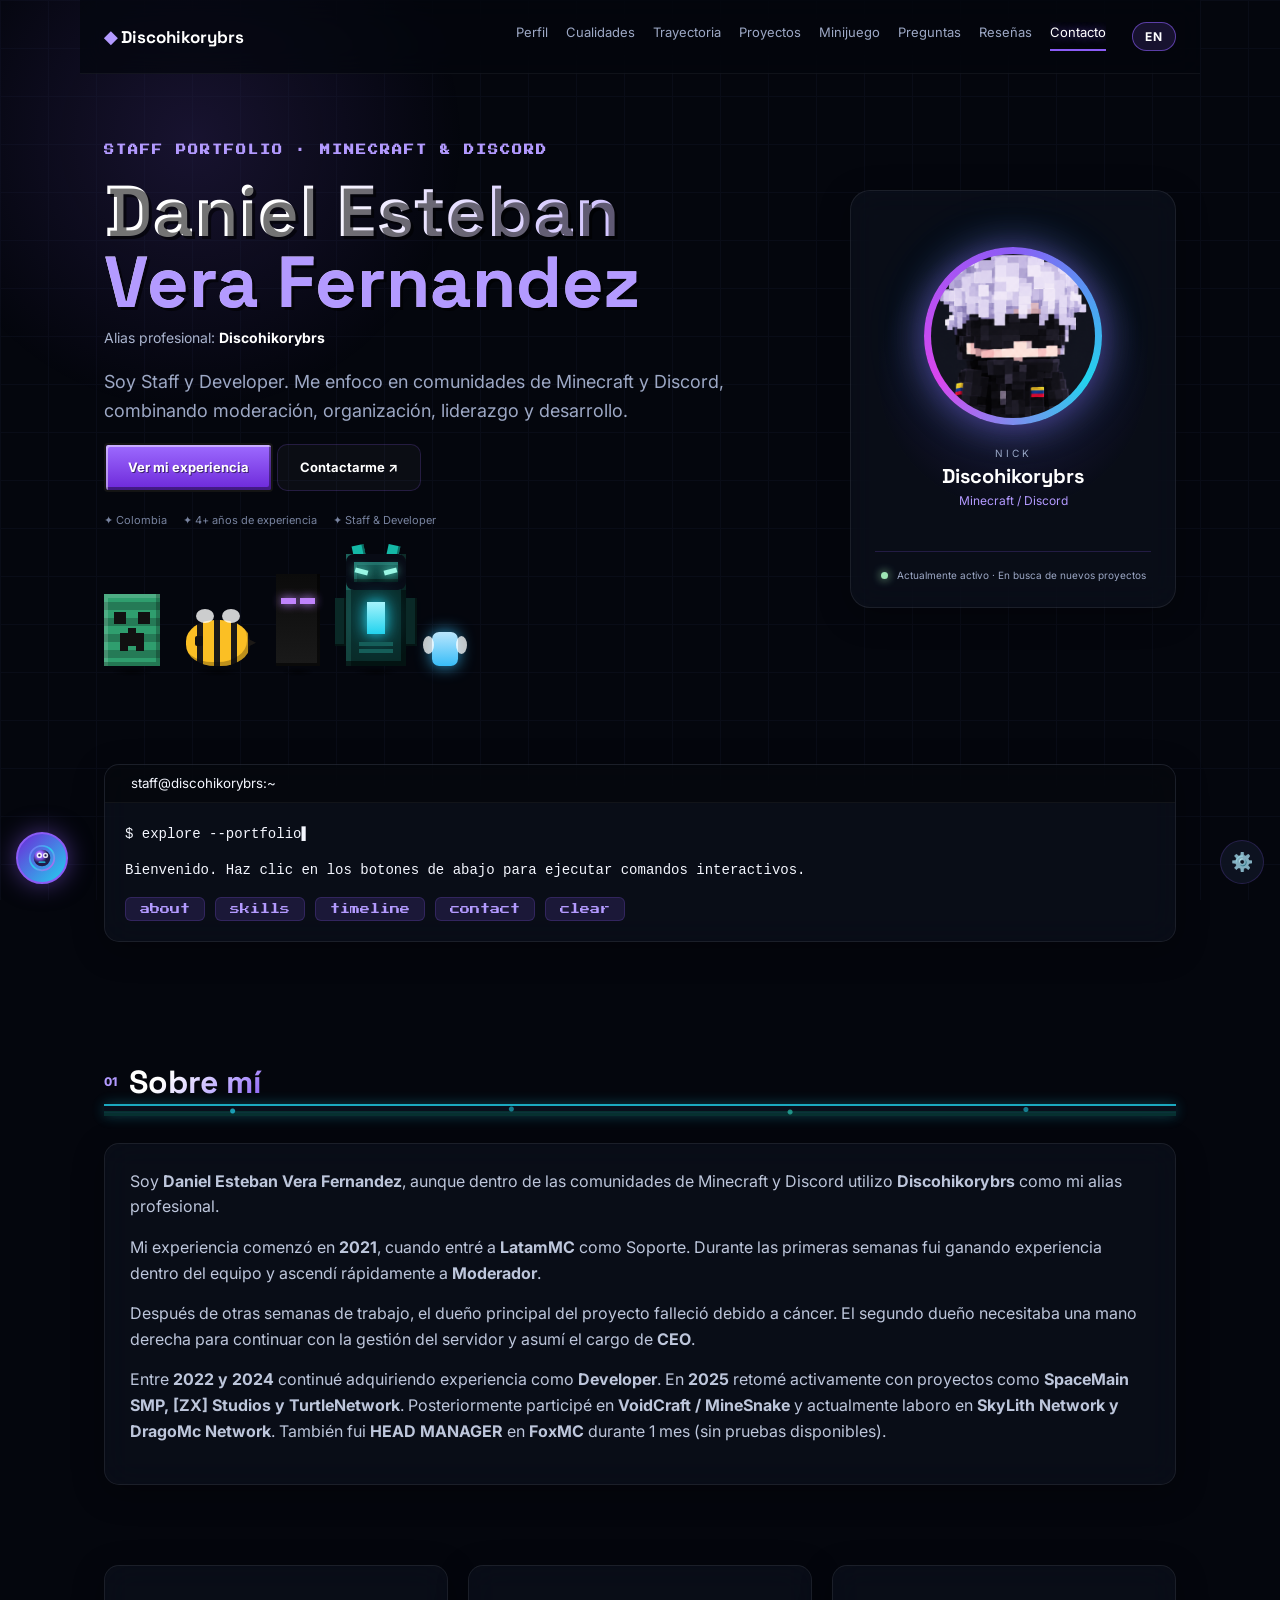
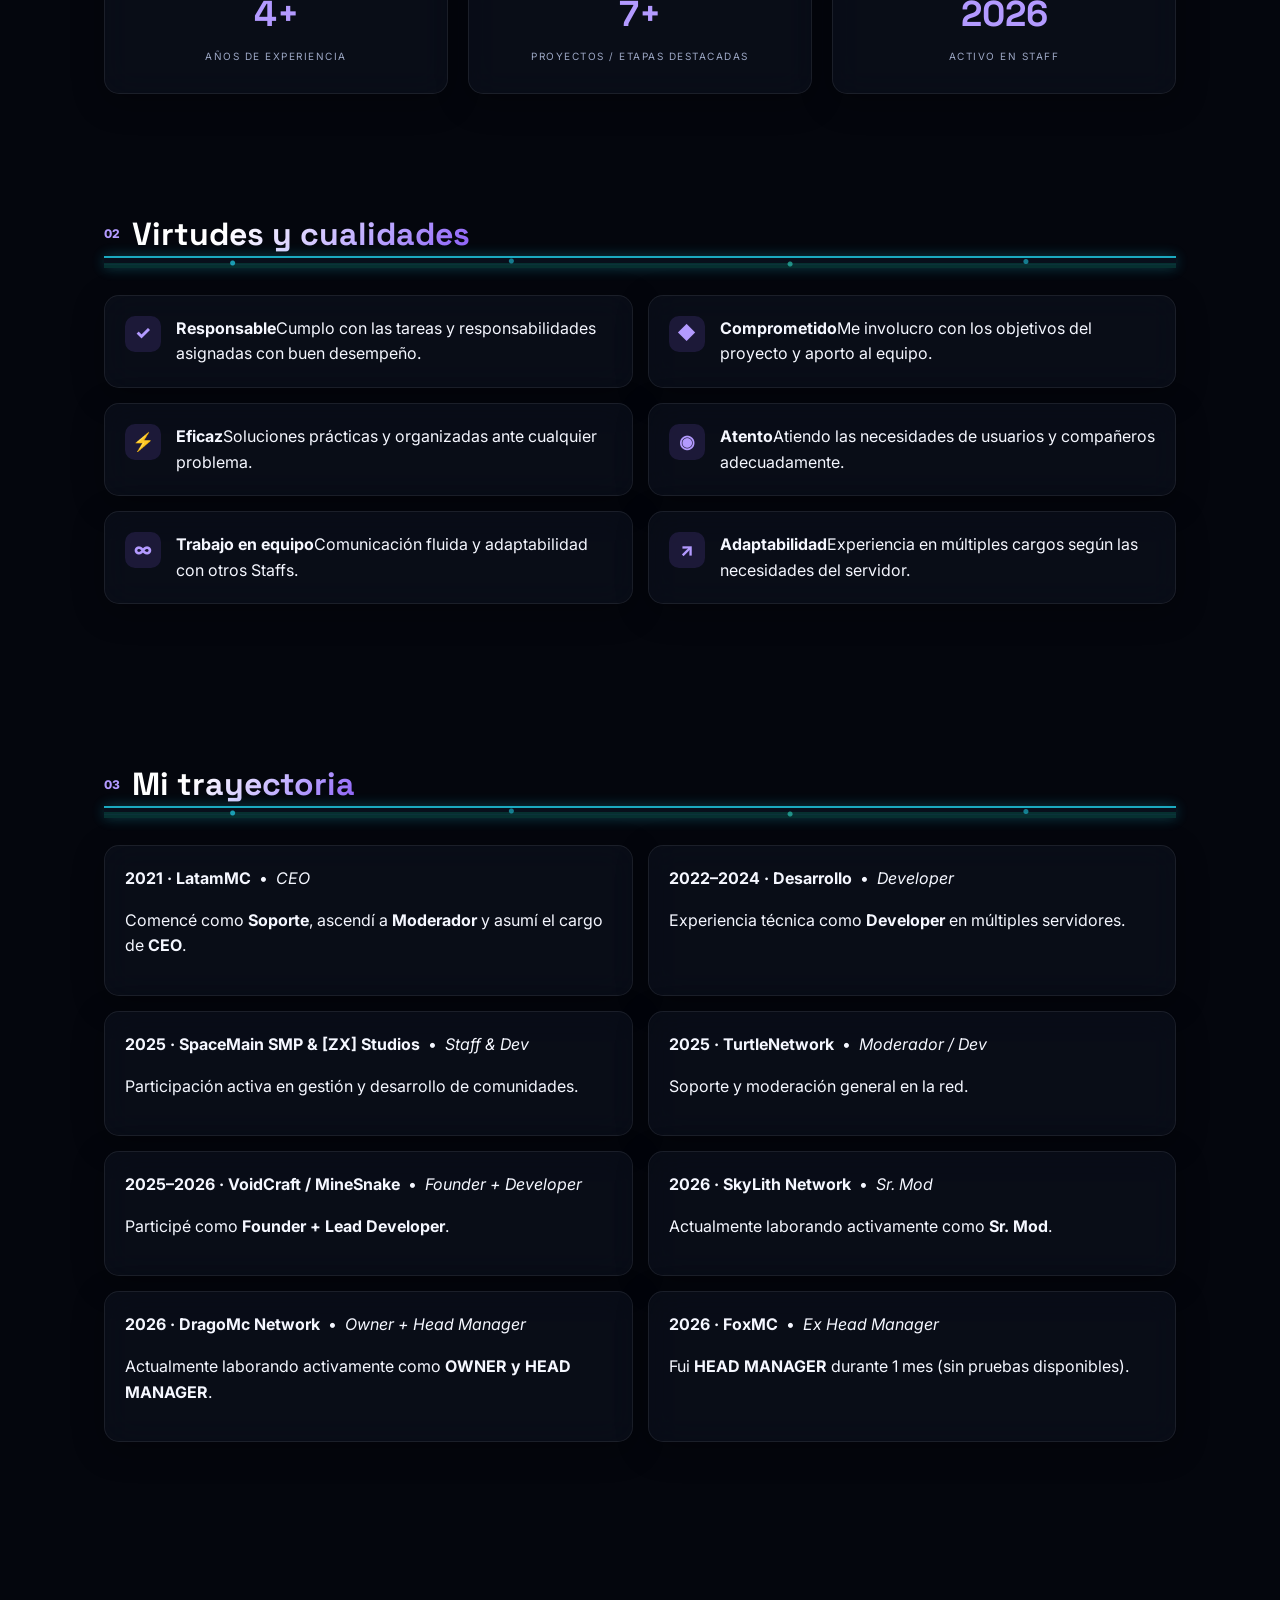
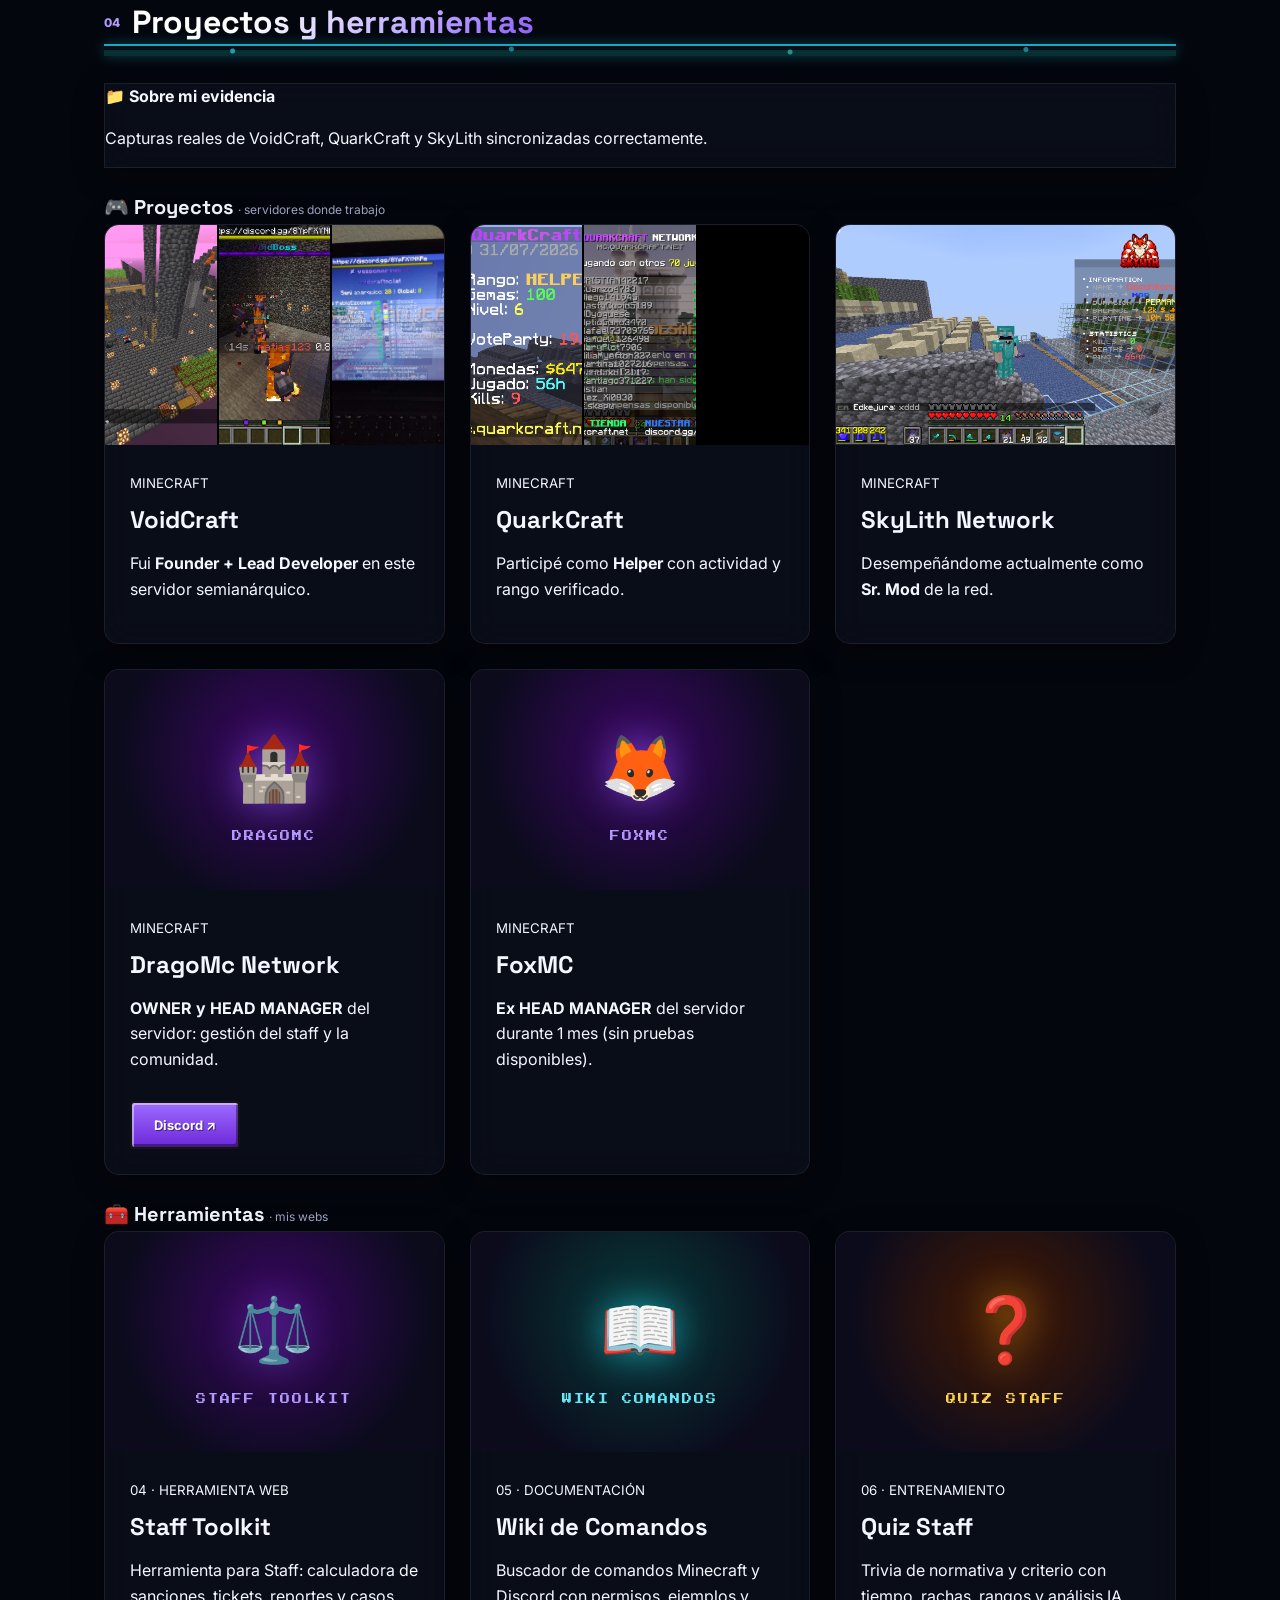
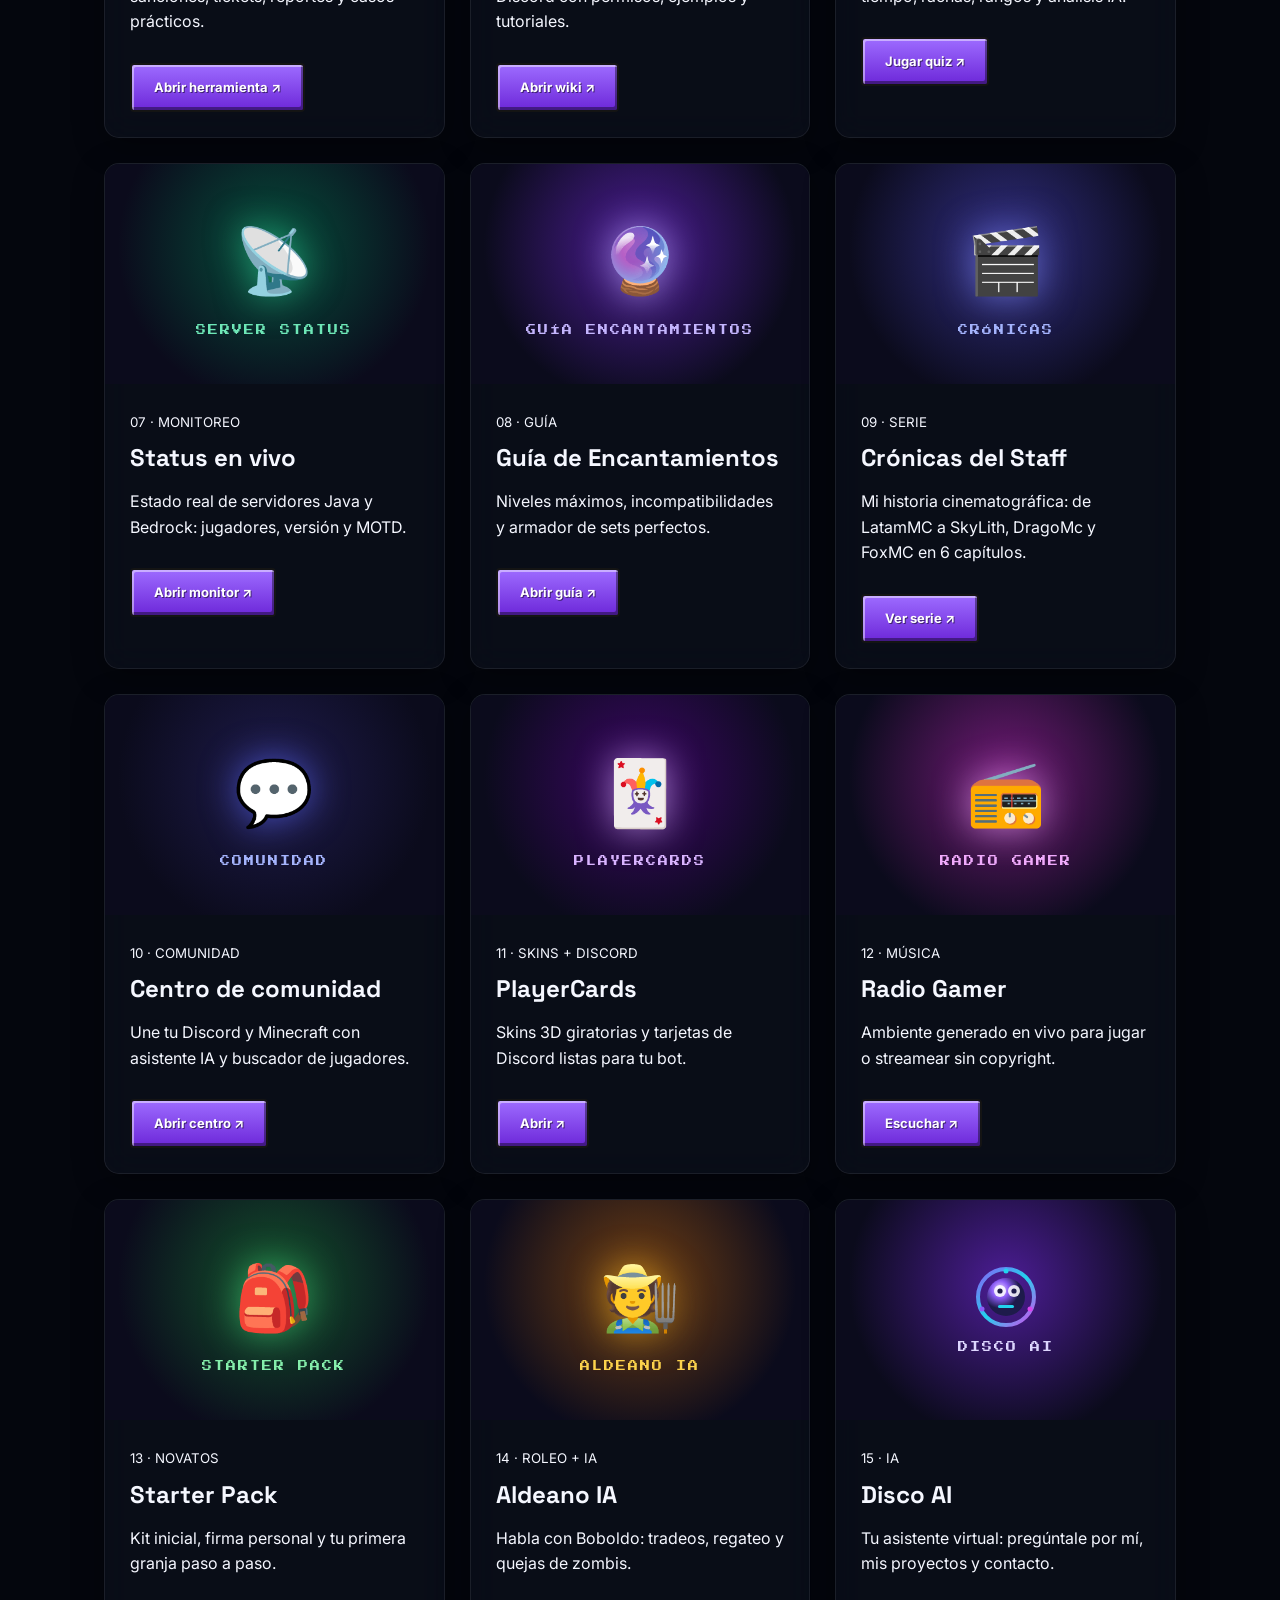
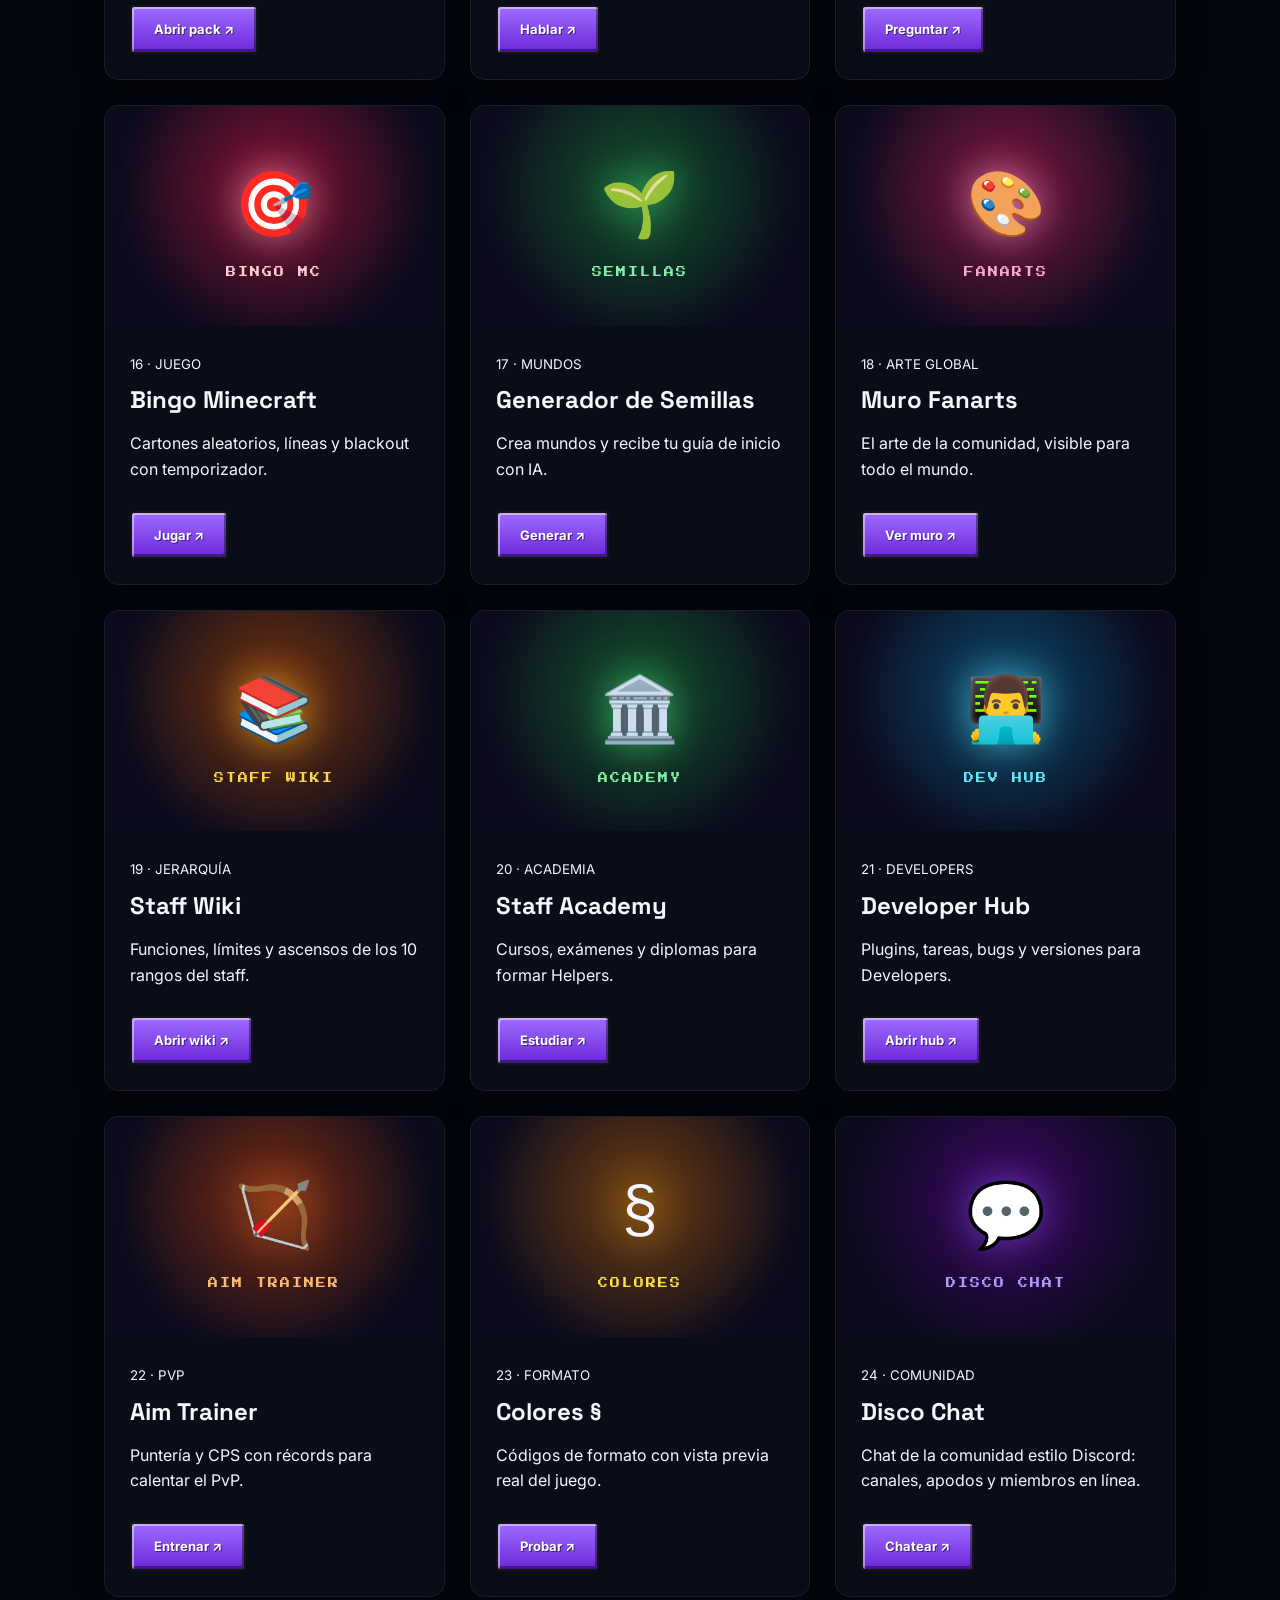
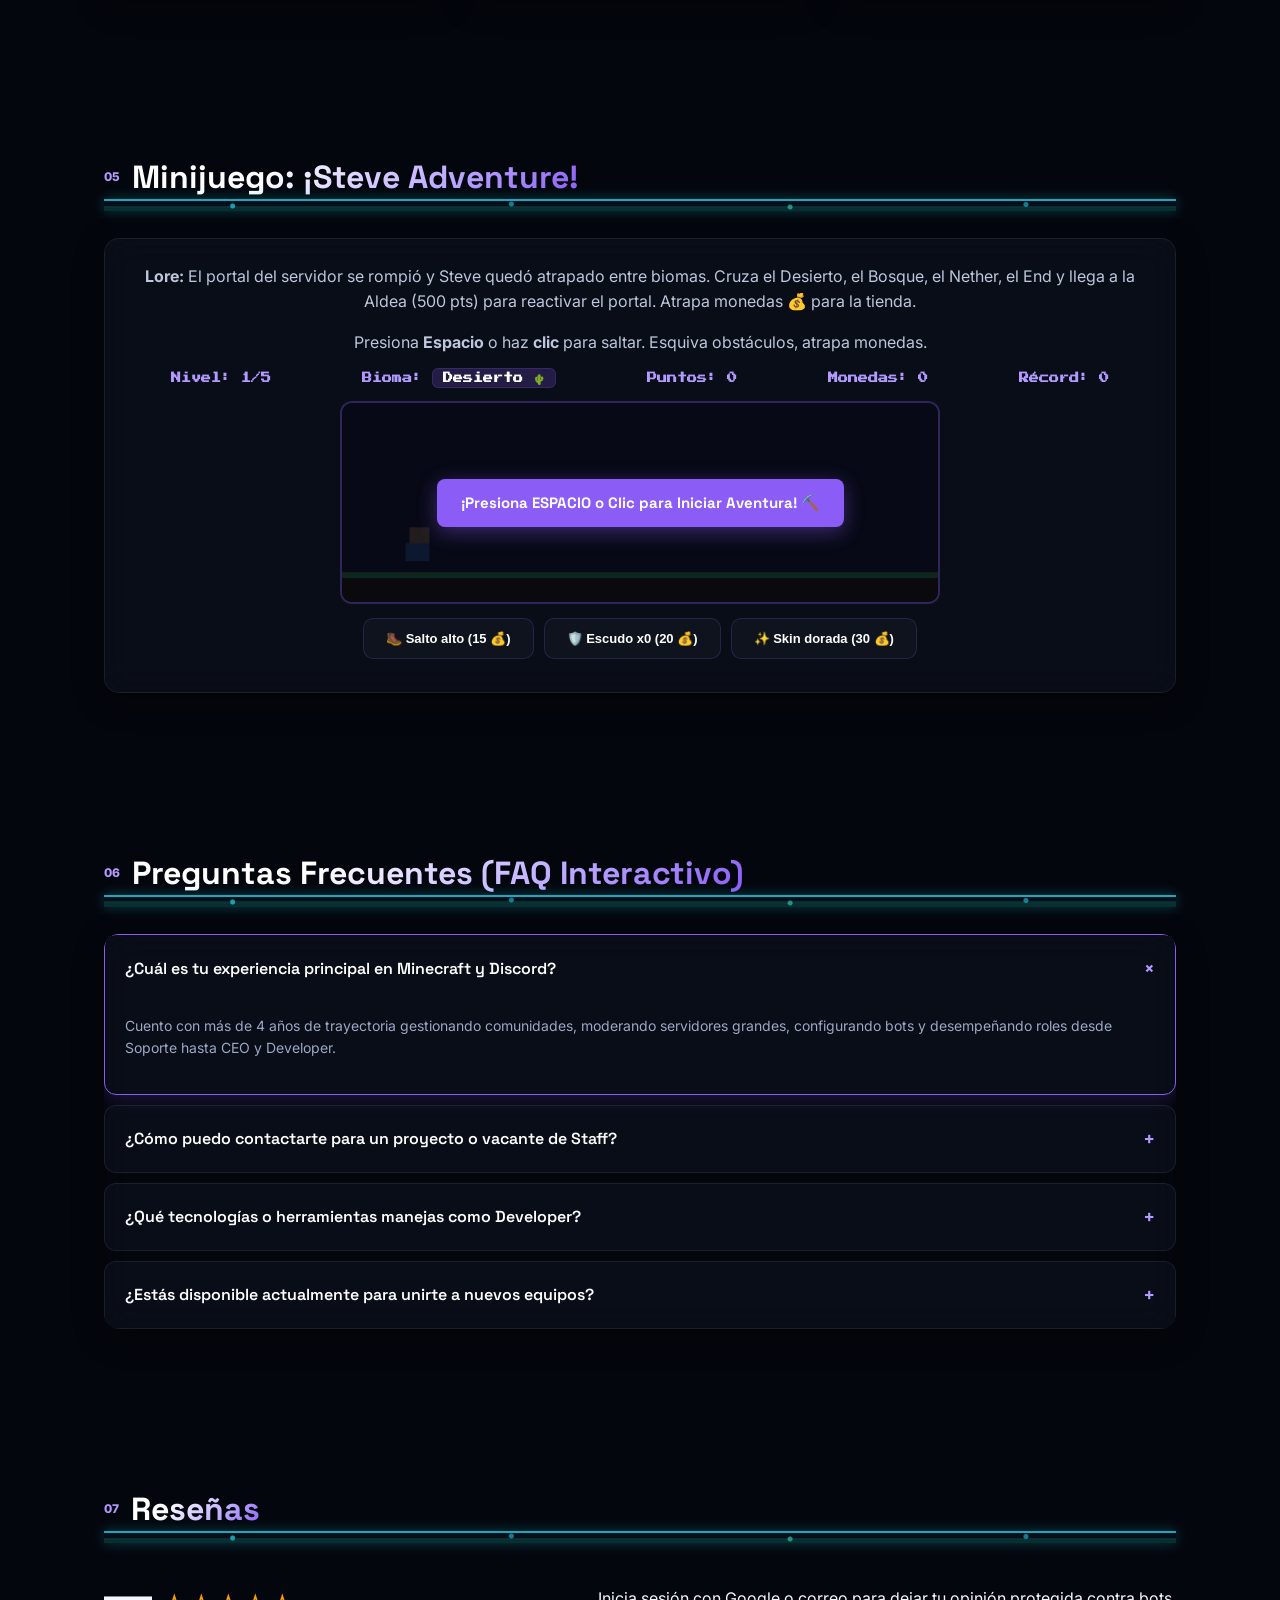
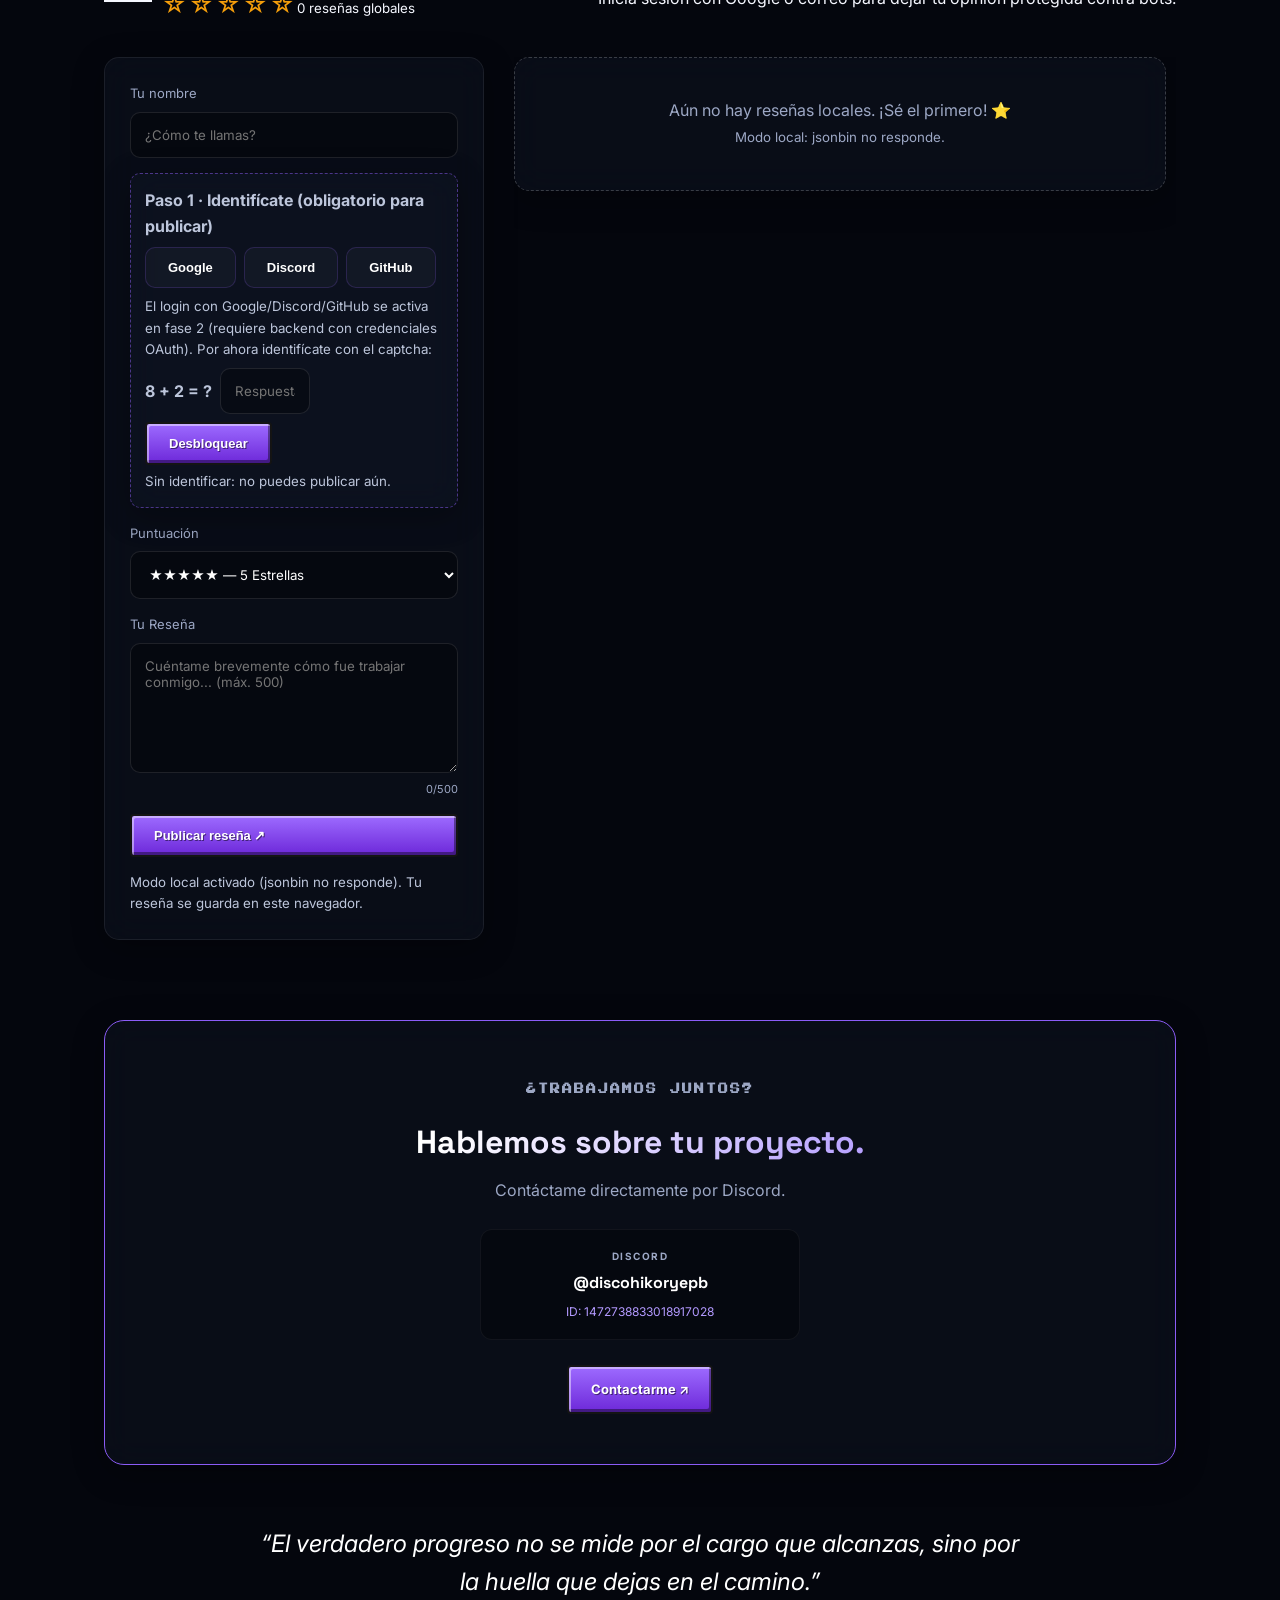
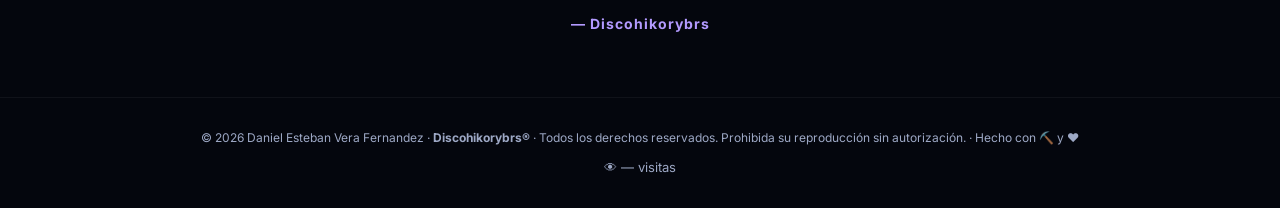
<file: index.html>
<!doctype html>
<html lang="es">
<head>
<meta charset="utf-8">
<meta name="theme-color" content="#04060d">
<link rel="dns-prefetch" href="https://fonts.gstatic.com">
<link rel="preconnect" href="https://fonts.gstatic.com" crossorigin>
<meta name="viewport" content="width=device-width,initial-scale=1,viewport-fit=cover">
<meta name="apple-mobile-web-app-capable" content="yes">
<meta name="mobile-web-app-capable" content="yes">
<link rel="icon" href="data:image/svg+xml,%3Csvg%20xmlns%3D%27http%3A%2F%2Fwww.w3.org%2F2000%2Fsvg%27%20viewBox%3D%270%200%2064%2064%27%3E%3Crect%20width%3D%2764%27%20height%3D%2764%27%20rx%3D%2714%27%20fill%3D%27%232a1650%27%2F%3E%3Cpolygon%20points%3D%2732%2C10%2050%2C26%2032%2C56%2014%2C26%27%20fill%3D%27%2367e8f9%27%2F%3E%3Cpolyline%20points%3D%2714%2C26%2050%2C26%27%20fill%3D%27none%27%20stroke%3D%27%230e7490%27%20stroke-width%3D%272%27%2F%3E%3Cpolyline%20points%3D%2725%2C26%2032%2C56%2039%2C26%27%20fill%3D%27none%27%20stroke%3D%27%23e0faff%27%20stroke-width%3D%271.5%27%2F%3E%3C%2Fsvg%3E">
<meta name="description" content="Portafolio profesional de Daniel Esteban Vera Fernandez (Discohikorybrs), Staff y Developer enfocado en comunidades de Minecraft y Discord.">
<title>Discohikorybrs — Staff & Developer Portfolio</title>
<link rel="stylesheet" href="style.css">
<link rel="stylesheet" href="avatar.css?v=6">
<script src="https://js.puter.com/v2/"></script>
<link rel="preconnect" href="https://fonts.googleapis.com">
<link href="https://fonts.googleapis.com/css2?family=Press+Start+2P&display=swap" rel="stylesheet">
<style>
/* Límite visual reseñas: no se extienden al infinito */
.reviews-list { max-height: 600px; overflow-y: auto; }
.review-card p {
  overflow-wrap: anywhere; word-break: break-word; white-space: pre-wrap;
  display: -webkit-box; -webkit-line-clamp: 5; -webkit-box-orient: vertical; overflow: hidden;
  max-height: 8.5em;
}
.review-card.expanded p { -webkit-line-clamp: unset; max-height: none; }
.review-more { background: none; border: none; color: #b39aff; cursor: pointer; font-size: 12px; padding: 0; margin-top: 6px; }
#reviewMessage { max-height: 300px; }
#charCount { color: var(--muted, #9da8c5); font-size: 11px; text-align: right; }

/* PARCHE móvil: proyectos siempre visibles (el grid de 300px se desbordaba en pantallas angostas) */
.project-grid { grid-template-columns: repeat(auto-fit, minmax(min(100%, 280px), 1fr)); }
.project-card, .project-images { min-width: 0; }
@media(max-width:850px){
  main { padding: 0 16px; overflow-x: clip; }
  .section { padding: 48px 0; }
  /* Herramientas siempre a 1 columna y visibles en móvil */
  #proyectos .project-grid { display: grid !important; grid-template-columns: 1fr !important; gap: 14px; }
  #proyectos, #proyectos .project-card { opacity: 1 !important; transform: none !important; }
  .project-card, .project-images { min-width: 0; max-width: 100%; }
  .project-body { padding: 18px; }
  .project-images img { height: 170px; width: 100%; object-fit: cover; }
  .toolkit-thumb { min-height: 160px; font-size: 48px; }
  .reveal { transform: translateY(18px); }
}
@media (prefers-reduced-motion: reduce) {
  .reveal { opacity: 1 !important; transform: none !important; }
}

/* ===== Tema Minecraft ===== */
.eyebrow, .game-hud, .badge-bio, .term-btn { font-family: 'Press Start 2P', monospace; }
.eyebrow { font-size: 10px; }
.game-hud { font-size: 10px; }
.badge-bio { font-size: 10px; }
.term-btn { font-size: 10px; }
.hero h1 { text-shadow: 3px 3px 0 rgba(0,0,0,.55); }
/* Botón estilo Minecraft */
.btn.primary {
  background: linear-gradient(#9d6bff, #6d28d9);
  border: 2px solid #141414 !important;
  box-shadow: inset 2px 2px 0 rgba(255,255,255,.45), inset -2px -3px 0 rgba(0,0,0,.4);
  text-shadow: 1px 1px 0 rgba(0,0,0,.5);
  border-radius: 4px;
}
.btn.primary:hover { filter: brightness(1.12); }
/* Franja sculk (Deep Dark) bajo cada título de sección: combina con el morado */
.section .title { position: relative; }
.section .title::after {
  content: ""; position: absolute; left: 0; bottom: -4px; width: 100%; height: 10px;
  background:
    radial-gradient(circle at 12% 50%, rgba(34,211,238,.9) 0 2px, transparent 3px),
    radial-gradient(circle at 38% 30%, rgba(34,211,238,.7) 0 2px, transparent 3px),
    radial-gradient(circle at 64% 60%, rgba(45,212,191,.8) 0 2px, transparent 3px),
    radial-gradient(circle at 86% 35%, rgba(34,211,238,.7) 0 2px, transparent 3px),
    linear-gradient(#0b1220 0 45%, #083b3a 45% 100%);
  border-top: 2px solid #22d3ee; box-shadow: 0 0 14px rgba(34,211,238,.35); opacity: .8; pointer-events: none;
}
/* Mobs pixel-art */
.mob-row { display: flex; gap: 26px; margin-top: 24px; align-items: flex-end; flex-wrap: wrap; }
.mob { position: relative; image-rendering: pixelated; animation: mobFloat 3s ease-in-out infinite; }
.mob::after { content: ""; position: absolute; left: 50%; bottom: -10px; width: 70%; height: 8px; transform: translateX(-50%); background: radial-gradient(ellipse, rgba(0,0,0,.5), transparent 70%); }
.mob.creeper { width: 56px; height: 72px; background: repeating-linear-gradient(0deg, #2f9e6e 0 8px, #257a56 8px 16px); box-shadow: inset -4px -4px 0 rgba(0,0,0,.25), inset 4px 4px 0 rgba(255,255,255,.15); animation-delay: .2s; }
.mob.creeper .e { position: absolute; top: 18px; width: 12px; height: 12px; background: #111; }
.mob.creeper .e.l { left: 10px; } .mob.creeper .e.r { right: 10px; }
.mob.creeper .m { position: absolute; left: 50%; top: 34px; width: 8px; height: 18px; margin-left: -4px; background: #111; box-shadow: -8px 5px 0 #111, 8px 5px 0 #111; }
.mob.enderman { width: 44px; height: 92px; background: linear-gradient(#0b0b0b, #1a1a1a); box-shadow: inset -3px -3px 0 rgba(0,0,0,.6); animation-delay: 1.1s; }
.mob.enderman .e { position: absolute; top: 24px; width: 15px; height: 6px; background: #c084fc; box-shadow: 0 0 10px #c084fc; animation: eyeBlink 4.5s infinite; }
.mob.enderman .e.l { left: 5px; } .mob.enderman .e.r { right: 5px; }
/* Abeja: reemplaza al cerdo */
.mob.bee { width: 64px; height: 46px; background: repeating-linear-gradient(90deg, #fbbf24 0 11px, #1c1917 11px 17px); border-radius: 46%; box-shadow: inset -3px -4px 0 rgba(0,0,0,.25); animation: beeBob 1.1s ease-in-out infinite; }
.mob.bee .wing { position: absolute; top: -11px; width: 18px; height: 14px; background: rgba(255,255,255,.8); border-radius: 50%; animation: flap .18s ease-in-out infinite alternate; }
.mob.bee .wing.l { left: 10px; } .mob.bee .wing.r { right: 10px; }
.mob.bee .eye { position: absolute; left: 9px; top: 16px; width: 8px; height: 10px; background: #111; border-radius: 2px; }
.mob.bee .sting { position: absolute; right: -6px; top: 50%; width: 8px; height: 8px; margin-top: -4px; background: #1c1917; clip-path: polygon(0 0, 100% 50%, 0 100%); }
@keyframes beeBob { 0%,100% { transform: translateY(0) rotate(-2deg); } 50% { transform: translateY(-8px) rotate(2deg); } }
.mob.bee:hover { animation-duration: .4s; }
.mob.bee:hover .wing { animation-duration: .07s; }
/* Efectos únicos por mob */
.mob.creeper:hover { animation: creeperHiss .45s linear infinite; filter: brightness(1.7) saturate(1.2); }
@keyframes creeperHiss { 0%,100% { transform: scale(1.12); } 25% { transform: scale(1.12) translateX(-3px); } 75% { transform: scale(1.12) translateX(3px); } }
.mob.enderman:hover { animation: enderGlitch .45s steps(2, end) infinite; }
@keyframes enderGlitch { 0% { opacity: 1; transform: none; } 25% { opacity: 0; transform: translateX(-16px); } 50% { opacity: 1; transform: translateX(-16px); } 75% { opacity: .2; transform: translate(12px,-8px); } 100% { opacity: 1; transform: none; } }
.mob.allay:hover { animation: allayDance .9s ease-in-out infinite; }
@keyframes allayDance { 0%,100% { transform: rotate(0) translateY(0); } 25% { transform: rotate(12deg) translateY(-8px); } 75% { transform: rotate(-12deg) translateY(-8px); } }
/* Warden del Deep Dark (rediseñado: más imponente) */
.mob.warden { width: 60px; height: 112px; background: linear-gradient(#134e4a 0 32%, #0a2b29 32% 100%); box-shadow: inset -5px -5px 0 rgba(0,0,0,.55), inset 5px 5px 0 rgba(94,234,212,.12); animation-delay: 1.6s; }
.mob.warden .head { position: absolute; top: 0; left: 0; width: 100%; height: 36px; background: linear-gradient(#175e59, #0d3835); box-shadow: inset 0 -3px 0 rgba(0,0,0,.45), inset 3px 3px 0 rgba(94,234,212,.15); }
.mob.warden .h { position: absolute; top: -9px; width: 12px; height: 15px; background: #14b8a6; box-shadow: inset -2px -2px 0 rgba(0,0,0,.4); z-index: 0; }
.mob.warden .h.l { left: 7px; transform: rotate(-12deg); } .mob.warden .h.r { right: 7px; transform: rotate(12deg); }
.mob.warden .e { position: absolute; top: 15px; width: 13px; height: 5px; background: #99f6e4; box-shadow: 0 0 10px #5eead4; z-index: 1; }
.mob.warden .e.l { left: 9px; transform: rotate(14deg); } .mob.warden .e.r { right: 9px; transform: rotate(-14deg); }
.mob.warden .core { position: absolute; left: 50%; top: 48px; width: 18px; height: 32px; transform: translateX(-50%); background: linear-gradient(#a5f3fc, #22d3ee); box-shadow: 0 0 14px #22d3ee, 0 0 30px rgba(34,211,238,.65); animation: corePulse 2.2s ease-in-out infinite; }
.mob.warden .ribs { position: absolute; left: 50%; top: 88px; width: 34px; height: 4px; transform: translateX(-50%); background: #155e59; box-shadow: 0 7px 0 #155e59; }
.mob.warden .arm { position: absolute; top: 44px; width: 11px; height: 48px; background: #0a2927; box-shadow: inset -2px -2px 0 rgba(0,0,0,.5); }
.mob.warden .arm.l { left: -11px; } .mob.warden .arm.r { right: -11px; }
@keyframes corePulse { 0%,100% { opacity: .7; } 50% { opacity: 1; } }
/* Interacción: los mobs reaccionan al pasar el mouse */
.mob { cursor: pointer; transition: transform .2s ease; }
.mob:hover { transform: scale(1.12); }
.mob.creeper:hover { filter: brightness(1.7) saturate(1.2); }
.mob.enderman:hover .e { background: #f0abfc; }
.mob.warden:hover { animation: wardenShake .3s linear infinite; }
@keyframes wardenShake { 0% { transform: scale(1.12) translateX(0); } 25% { transform: scale(1.12) translateX(-2px); } 75% { transform: scale(1.12) translateX(2px); } 100% { transform: scale(1.12) translateX(0); } }
.mob.warden:hover::before { content: ""; position: absolute; left: 50%; top: 58%; width: 20px; height: 20px; border: 2px solid rgba(34,211,238,.8); border-radius: 50%; transform: translate(-50%,-50%); animation: sonar 1s ease-out infinite; pointer-events: none; }
@keyframes sonar { to { width: 96px; height: 96px; opacity: 0; } }
/* Allay: el hada azul que revolotea */
.mob.allay { width: 26px; height: 34px; background: linear-gradient(#bae6fd, #38bdf8); border-radius: 7px; box-shadow: 0 0 16px rgba(56,189,248,.85); animation: allayFly 6s ease-in-out infinite; }
.mob.allay::after { display: none; }
.mob.allay .wing { position: absolute; top: 4px; width: 11px; height: 18px; background: rgba(255,255,255,.75); border-radius: 50%; transform-origin: top center; animation: flap .28s ease-in-out infinite alternate; }
.mob.allay .wing.l { left: -9px; } .mob.allay .wing.r { right: -9px; }
@keyframes flap { from { transform: scaleX(1); } to { transform: scaleX(.35); } }
@keyframes allayFly { 0%,100% { transform: translate(0,0); } 25% { transform: translate(14px,-16px); } 50% { transform: translate(-10px,-24px); } 75% { transform: translate(-16px,-8px); } }
/* Efecto oscuridad del Warden al acercar el mouse */
#darkness { position: fixed; inset: 0; z-index: 150; pointer-events: none; opacity: 0; transition: opacity .6s ease; background: radial-gradient(ellipse at center, transparent 28%, rgba(0,0,0,.78) 100%); }
@keyframes mobFloat { 0%,100% { transform: translateY(0); } 50% { transform: translateY(-9px); } }
@keyframes eyeBlink { 0%,92%,100% { opacity: 1; } 95% { opacity: 0; } }
/* Resplandor de antorcha en la tarjeta hero */
@keyframes torchGlow { 0% { box-shadow: 0 0 18px rgba(251,191,36,.10); } 100% { box-shadow: 0 0 38px rgba(251,191,36,.30); } }
.hero-card { animation: torchGlow 2.6s ease-in-out infinite alternate; }
/* Orbes de experiencia */
#xpField { position: fixed; inset: 0; z-index: 1; pointer-events: none; overflow: hidden; }
.xp-orb { position: absolute; top: 100%; border-radius: 50%; background: radial-gradient(circle, #d9f99d 20%, #84cc16 60%, transparent 72%); animation: orbFloat linear infinite; }
@keyframes orbFloat { 0% { transform: translateY(0); opacity: 0; } 12% { opacity: .9; } 85% { opacity: .9; } 100% { transform: translateY(-115vh); opacity: 0; } }
.canvas-container { cursor: crosshair; }
.toolkit-thumb { grid-column: 1 / -1; display: flex; flex-direction: column; align-items: center; justify-content: center; gap: 10px; font-size: 64px; min-height: 220px; background: radial-gradient(circle at 50% 38%, #3b0764, #0b0b1c 72%); padding: 20px; }
.toolkit-thumb small { font-family: 'Press Start 2P', monospace; font-size: 10px; color: #b39aff; letter-spacing: 2px; }
.toolkit-thumb .tk-icon { animation: mobFloat 3s ease-in-out infinite; filter: drop-shadow(0 0 18px rgba(139,92,246,.6)); }
.wiki-thumb { background: radial-gradient(circle at 50% 38%, #083b3a, #0b0b1c 72%) !important; }
.wiki-thumb .tk-icon { filter: drop-shadow(0 0 18px rgba(34,211,238,.6)); }
.wiki-thumb small { color: #67e8f9 !important; }
.quiz-thumb { background: radial-gradient(circle at 50% 38%, #451a03, #0b0b1c 72%) !important; }
.quiz-thumb .tk-icon { filter: drop-shadow(0 0 18px rgba(251,191,36,.6)); }
.quiz-thumb small { color: #fcd34d !important; }
.status-thumb { background: radial-gradient(circle at 50% 38%, #064e3b, #0b0b1c 72%) !important; }
.status-thumb .tk-icon { filter: drop-shadow(0 0 18px rgba(52,211,153,.6)); }
.status-thumb small { color: #6ee7b7 !important; }
.ench-thumb { background: radial-gradient(circle at 50% 38%, #4c1d95, #0b0b1c 72%) !important; }
.ench-thumb .tk-icon { filter: drop-shadow(0 0 18px rgba(196,181,253,.65)); }
.ench-thumb small { color: #c4b5fd !important; }
.cron-thumb { background: radial-gradient(circle at 50% 38%, #312e81, #0b0b1c 72%) !important; }
.cron-thumb .tk-icon { filter: drop-shadow(0 0 18px rgba(129,140,248,.65)); }
.cron-thumb small { color: #a5b4fc !important; }
.com-thumb { background: radial-gradient(circle at 50% 38%, #1e1b4b, #0b0b1c 72%) !important; }
.com-thumb .tk-icon { filter: drop-shadow(0 0 18px rgba(88,101,242,.7)); }
.com-thumb small { color: #a5b4fc !important; }
.pc-thumb { background: radial-gradient(circle at 50% 38%, #3b0764, #0b0b1c 72%) !important; }
.pc-thumb .tk-icon { filter: drop-shadow(0 0 18px rgba(217,180,255,.65)); }
.pc-thumb small { color: #d9b4ff !important; }
.radio-thumb { background: radial-gradient(circle at 50% 38%, #701a75, #0b0b1c 72%) !important; }
.radio-thumb .tk-icon { filter: drop-shadow(0 0 18px rgba(240,171,252,.65)); }
.radio-thumb small { color: #f0abfc !important; }
.starter-thumb { background: radial-gradient(circle at 50% 38%, #14532d, #0b0b1c 72%) !important; }
.starter-thumb .tk-icon { filter: drop-shadow(0 0 18px rgba(74,222,128,.6)); }
.starter-thumb small { color: #86efac !important; }
.alde-thumb { background: radial-gradient(circle at 50% 38%, #713f12, #0b0b1c 72%) !important; }
.alde-thumb .tk-icon { filter: drop-shadow(0 0 18px rgba(251,191,36,.6)); }
.alde-thumb small { color: #fcd34d !important; }
.disco-thumb { background: radial-gradient(circle at 50% 38%, #4c1d95, #0b0b1c 72%) !important; }
.disco-thumb .tk-icon { filter: drop-shadow(0 0 18px rgba(196,181,253,.7)); }
.disco-thumb small { color: #ddd6fe !important; }
.seed-thumb { background: radial-gradient(circle at 50% 38%, #14532d, #0b0b1c 72%) !important; }
.seed-thumb .tk-icon { filter: drop-shadow(0 0 18px rgba(74,222,128,.6)); }
.seed-thumb small { color: #86efac !important; }
.fan-thumb { background: radial-gradient(circle at 50% 38%, #831843, #0b0b1c 72%) !important; }
.fan-thumb .tk-icon { filter: drop-shadow(0 0 18px rgba(249,168,212,.65)); }
.fan-thumb small { color: #f9a8d4 !important; }
.sw-thumb { background: radial-gradient(circle at 50% 38%, #78350f, #0b0b1c 72%) !important; }
.sw-thumb .tk-icon { filter: drop-shadow(0 0 18px rgba(251,191,36,.6)); }
.sw-thumb small { color: #fcd34d !important; }
.acad-thumb { background: radial-gradient(circle at 50% 38%, #14532d, #0b0b1c 72%) !important; }
.acad-thumb .tk-icon { filter: drop-shadow(0 0 18px rgba(74,222,128,.6)); }
.acad-thumb small { color: #86efac !important; }
.dev-thumb { background: radial-gradient(circle at 50% 38%, #0c4a6e, #0b0b1c 72%) !important; }
.dev-thumb .tk-icon { filter: drop-shadow(0 0 18px rgba(103,232,249,.6)); }
.dev-thumb small { color: #67e8f9 !important; }
.aim-thumb { background: radial-gradient(circle at 50% 38%, #7c2d12, #0b0b1c 72%) !important; }
.aim-thumb .tk-icon { filter: drop-shadow(0 0 18px rgba(251,146,60,.65)); }
.aim-thumb small { color: #fdba74 !important; }
.col-thumb { background: radial-gradient(circle at 50% 38%, #713f12, #0b0b1c 72%) !important; }
.col-thumb .tk-icon { font-family: monospace; filter: drop-shadow(0 0 18px rgba(250,204,21,.65)); }
.col-thumb small { color: #fde047 !important; }
.bingo-thumb { background: radial-gradient(circle at 50% 38%, #881337, #0b0b1c 72%) !important; }
.bingo-thumb .tk-icon { filter: drop-shadow(0 0 18px rgba(253,164,175,.65)); }
.bingo-thumb small { color: #fecdd3 !important; }
.visits{margin-top:10px;font-size:13px;color:#9da8c5}
#discoFab{position:fixed;bottom:16px;left:16px;z-index:200;width:52px;height:52px;border-radius:50%;border:2px solid #8b5cf6;background:linear-gradient(135deg,#6d28d9,#22d3ee);font-size:24px;cursor:pointer;box-shadow:0 0 24px rgba(139,92,246,.5);display:grid;place-items:center}
#discoPanel{position:fixed;bottom:78px;left:16px;z-index:200;width:min(340px,calc(100vw - 32px));border-radius:14px;overflow:hidden;flex-direction:column}
.dp-head{display:flex;justify-content:space-between;align-items:center;padding:10px 14px;border-bottom:1px solid rgba(255,255,255,.08);font-size:14px}
.dp-head button{background:none;border:none;color:#9da8c5;cursor:pointer;font-size:14px}
.dp-chat{max-height:300px;overflow-y:auto;padding:12px;display:flex;flex-direction:column;gap:8px}
.dp-msg{max-width:88%;padding:8px 12px;border-radius:11px;font-size:13px;white-space:pre-wrap}
.dp-msg.bot{background:rgba(139,92,246,.14);border:1px solid rgba(139,92,246,.3)}
.dp-msg.user{background:rgba(34,211,238,.1);border:1px solid rgba(34,211,238,.3);align-self:flex-end}
.dp-bar{display:flex;gap:6px;padding:10px;border-top:1px solid rgba(255,255,255,.08)}
.dp-bar input{flex:1;font-family:inherit;color:#fff;background:rgba(0,0,0,.3);border:1px solid rgba(255,255,255,.12);border-radius:8px;padding:9px;font-size:13px;outline:none}
.dp-bar button{background:linear-gradient(#9d6bff,#6d28d9);border:none;border-radius:8px;color:#fff;font-size:15px;padding:0 14px;cursor:pointer}
#skinHead { width: 64px; height: 64px; image-rendering: pixelated; border-radius: 6px; transition: filter .25s ease; }
#skinHead:hover { filter: drop-shadow(0 0 12px rgba(34,211,238,.8)) brightness(1.12); }
/* Brillo que sigue el mouse en cada opción */
.spot { position: relative; overflow: hidden; }
.spot::after { content: ""; position: absolute; inset: 0; background: radial-gradient(190px circle at var(--mx, 50%) var(--my, 50%), rgba(167,139,250,.35), transparent 70%); opacity: 0; transition: opacity .25s ease; pointer-events: none; }
.spot:hover::after { opacity: 1; }
@media (prefers-reduced-motion: reduce) {
  .mob, .mob .core, .mob .e, .mob .wing, .hero-card, .xp-orb { animation: none !important; }
}
</style>
</head>
<body>
<div class="bg"></div><div class="bg-glow"></div><div id="xpField" aria-hidden="true"></div><div id="darkness" aria-hidden="true"></div><div class="scroll-progress" aria-hidden="true"></div>
<header>
  <a class="brand magnetic" href="#inicio">◆ Discohikorybrs</a>
  <nav>
    <a href="#sobre-mi" class="magnetic">Perfil</a>
    <a href="#virtudes" class="magnetic">Cualidades</a>
    <a href="#experiencia" class="magnetic">Trayectoria</a>
    <a href="#proyectos" class="magnetic">Proyectos</a>
    <a href="#minijuego" class="magnetic">Minijuego</a>
    <a href="#preguntas" class="magnetic">Preguntas</a>
    <a href="#resenas" class="magnetic">Reseñas</a>
    <a href="#contacto" class="magnetic">Contacto</a>
    <button id="langBtn" type="button" class="magnetic" style="margin-left:8px;padding:6px 12px;border-radius:20px;border:1px solid rgba(139,92,246,.6);background:rgba(139,92,246,.15);color:#fff;font:700 12px Inter,sans-serif;cursor:pointer;letter-spacing:1px;" title="Cambiar idioma / Switch language">EN</button>
  </nav>
</header>
<main>
<section id="inicio" class="hero reveal">
  <div>
    <p class="eyebrow">STAFF PORTFOLIO · MINECRAFT & DISCORD</p>
    <h1>Daniel Esteban<br><span>Vera Fernandez</span></h1>
    <p class="alias">Alias profesional: <strong>Discohikorybrs</strong></p>
    <p class="lead">Soy Staff y Developer. Me enfoco en comunidades de Minecraft y Discord, combinando moderación, organización, liderazgo y desarrollo.</p>
    <div class="buttons">
      <a class="btn primary magnetic" href="#proyectos">Ver mi experiencia</a>
      <a class="btn magnetic" href="https://discord.com/users/1472738833018917028" target="_blank" rel="noopener">Contactarme ↗</a>
    </div>
    <div class="quick"><span>✦ Colombia</span><span>✦ 4+ años de experiencia</span><span>✦ Staff & Developer</span></div>
    <div class="mob-row" aria-hidden="true">
      <div class="mob creeper" data-s="hiss" title="¡Ssssss... 💥 (clic para oír)"><i class="e l"></i><i class="e r"></i><i class="m"></i></div>
      <div class="mob bee" data-s="buzz" title="Bzzz 🐝 (clic para oír)"><i class="wing l"></i><i class="wing r"></i><i class="eye"></i><i class="sting"></i></div>
      <div class="mob enderman" data-s="stare" title="No lo mires a los ojos 👀 (clic para oír)"><i class="e l"></i><i class="e r"></i></div>
      <div class="mob warden" id="wardenMob" data-s="heartbeat" title="El Warden te escucha... 🤫 (clic para oír)"><i class="h l"></i><i class="h r"></i><i class="head"></i><i class="e l"></i><i class="e r"></i><i class="core"></i><i class="ribs"></i><i class="arm l"></i><i class="arm r"></i></div>
      <div class="mob allay" data-s="chime" title="¡Un Allay salvaje! 🧚 (clic para oír)"><i class="wing l"></i><i class="wing r"></i></div>
    </div>
  </div>
  <div class="hero-card tilt glass">
    <div class="profile-orb pulsing"><div class="gojo-card">
      <div class="head-box"><div class="avatar-ring"><img class="bust-img" src="gojo.png" alt="Discohikorybrs" title="Discohikorybrs"></div></div>
      <small class="gojo-nick">NICK</small>
      <strong class="gojo-name">Discohikorybrs</strong>
      <span class="gojo-roles">Minecraft / Discord</span>
    </div></div>
    <div class="status"><i></i> Actualmente activo · En busca de nuevos proyectos</div>
  </div>
</section>

<!-- TERMINAL INTERACTIVA -->
<section class="fun-panel reveal glass" id="panel-interactivo">
  <div class="fun-head"><div><span class="terminal-dot red"></span><span class="terminal-dot yellow"></span><span class="terminal-dot green"></span></div><small>staff@discohikorybrs:~</small></div>
  <div class="fun-body">
    <div class="terminal-line"><span class="prompt">$</span> <span id="terminalText">explore --portfolio</span><span class="cursor">▌</span></div>
    <p id="terminalResponse">Bienvenido. Haz clic en los botones de abajo para ejecutar comandos interactivos.</p>
    <div class="terminal-actions">
      <button class="term-btn magnetic" data-cmd="about">about</button>
      <button class="term-btn magnetic" data-cmd="skills">skills</button>
      <button class="term-btn magnetic" data-cmd="timeline">timeline</button>
      <button class="term-btn magnetic" data-cmd="contact">contact</button>
      <button class="term-btn magnetic" data-cmd="clear">clear</button>
    </div>
  </div>
</section>

<section id="sobre-mi" class="section reveal">
  <div class="title"><span>01</span><h2 class="gradient-title">Sobre mí</h2></div>
  <div class="box about-box glass">
    <p>Soy <strong>Daniel Esteban Vera Fernandez</strong>, aunque dentro de las comunidades de Minecraft y Discord utilizo <strong>Discohikorybrs</strong> como mi alias profesional.</p>
    <p>Mi experiencia comenzó en <strong>2021</strong>, cuando entré a <strong>LatamMC</strong> como Soporte. Durante las primeras semanas fui ganando experiencia dentro del equipo y ascendí rápidamente a <strong>Moderador</strong>.</p>
    <p>Después de otras semanas de trabajo, el dueño principal del proyecto falleció debido a cáncer. El segundo dueño necesitaba una mano derecha para continuar con la gestión del servidor y asumí el cargo de <strong>CEO</strong>.</p>
    <p>Entre <strong>2022 y 2024</strong> continué adquiriendo experiencia como <strong>Developer</strong>. En <strong>2025</strong> retomé activamente con proyectos como <strong>SpaceMain SMP, [ZX] Studios y TurtleNetwork</strong>. Posteriormente participé en <strong>VoidCraft / MineSnake</strong> y actualmente laboro en <strong>SkyLith Network y DragoMc Network</strong>. También fui <strong>HEAD MANAGER</strong> en <strong>FoxMC</strong> durante 1 mes (sin pruebas disponibles).</p>
  </div>
</section>

<section class="stats reveal">
  <div class="stat-card glass"><b>4+</b><small>AÑOS DE EXPERIENCIA</small></div>
  <div class="stat-card glass"><b>7+</b><small>PROYECTOS / ETAPAS DESTACADAS</small></div>
  <div class="stat-card glass"><b>2026</b><small>ACTIVO EN STAFF</small></div>
</section>

<section id="virtudes" class="section reveal">
  <div class="title"><span>02</span><h2 class="gradient-title">Virtudes y cualidades</h2></div>
  <div class="qualities">
    <div class="quality-card glass"><span class="q-icon">✓</span><div><b>Responsable</b><span>Cumplo con las tareas y responsabilidades asignadas con buen desempeño.</span></div></div>
    <div class="quality-card glass"><span class="q-icon">◆</span><div><b>Comprometido</b><span>Me involucro con los objetivos del proyecto y aporto al equipo.</span></div></div>
    <div class="quality-card glass"><span class="q-icon">⚡</span><div><b>Eficaz</b><span>Soluciones prácticas y organizadas ante cualquier problema.</span></div></div>
    <div class="quality-card glass"><span class="q-icon">◉</span><div><b>Atento</b><span>Atiendo las necesidades de usuarios y compañeros adecuadamente.</span></div></div>
    <div class="quality-card glass"><span class="q-icon">∞</span><div><b>Trabajo en equipo</b><span>Comunicación fluida y adaptabilidad con otros Staffs.</span></div></div>
    <div class="quality-card glass"><span class="q-icon">↗</span><div><b>Adaptabilidad</b><span>Experiencia en múltiples cargos según las necesidades del servidor.</span></div></div>
  </div>
</section>

<section id="experiencia" class="section reveal">
  <div class="title"><span>03</span><h2 class="gradient-title">Mi trayectoria</h2></div>
  <div class="timeline">
    <article class="timeline-item glass"><i></i><div><strong>2021 · LatamMC</strong> &nbsp;&bull;&nbsp; <em>CEO</em><p>Comencé como <b>Soporte</b>, ascendí a <b>Moderador</b> y asumí el cargo de <b>CEO</b>.</p></div></article>
    <article class="timeline-item glass"><i></i><div><strong>2022–2024 · Desarrollo</strong> &nbsp;&bull;&nbsp; <em>Developer</em><p>Experiencia técnica como <b>Developer</b> en múltiples servidores.</p></div></article>
    <article class="timeline-item glass"><i></i><div><strong>2025 · SpaceMain SMP & [ZX] Studios</strong> &nbsp;&bull;&nbsp; <em>Staff & Dev</em><p>Participación activa en gestión y desarrollo de comunidades.</p></div></article>
    <article class="timeline-item glass"><i></i><div><strong>2025 · TurtleNetwork</strong> &nbsp;&bull;&nbsp; <em>Moderador / Dev</em><p>Soporte y moderación general en la red.</p></div></article>
    <article class="timeline-item glass"><i></i><div><strong>2025–2026 · VoidCraft / MineSnake</strong> &nbsp;&bull;&nbsp; <em>Founder + Developer</em><p>Participé como <b>Founder + Lead Developer</b>.</p></div></article>
    <article class="timeline-item current glass"><i></i><div><strong>2026 · SkyLith Network</strong> &nbsp;&bull;&nbsp; <em>Sr. Mod</em><p>Actualmente laborando activamente como <b>Sr. Mod</b>.</p></div></article>
    <article class="timeline-item current glass"><i></i><div><strong>2026 · DragoMc Network</strong> &nbsp;&bull;&nbsp; <em>Owner + Head Manager</em><p>Actualmente laborando activamente como <b>OWNER y HEAD MANAGER</b>.</p></div></article>
    <article class="timeline-item glass"><i></i><div><strong>2026 · FoxMC</strong> &nbsp;&bull;&nbsp; <em>Ex Head Manager</em><p>Fui <b>HEAD MANAGER</b> durante 1 mes (sin pruebas disponibles).</p></div></article>
  </div>
</section>

<section id="proyectos" class="section reveal">
  <div class="title"><span>04</span><h2 class="gradient-title">Proyectos y herramientas</h2></div>
  <div class="evidence-note glass"><b>📁 Sobre mi evidencia</b><p>Capturas reales de VoidCraft, QuarkCraft y SkyLith sincronizadas correctamente.</p></div>
  <h3 style="font:700 20px 'Space Grotesk';margin:26px 0 4px">🎮 Proyectos <small style="font:400 12px Inter,sans-serif;color:var(--muted,#9da8c5)">· servidores donde trabajo</small></h3>
  <div class="project-grid">
    <article class="project-card glass">
      <div class="project-images three gallery">
        <img src="voidcraft-1_3.jpg" alt="VoidCraft 1" loading="lazy">
        <img src="voidcraft-2_3.jpg" alt="VoidCraft 2" loading="lazy">
        <img src="voidcraft-3_3.jpg" alt="VoidCraft 3" loading="lazy">
      </div>
      <div class="project-body"><small>MINECRAFT</small><h3>VoidCraft</h3><p>Fui <b>Founder + Lead Developer</b> en este servidor semianárquico.</p></div>
    </article>
    <article class="project-card glass">
      <div class="project-images gallery">
        <img src="quarkcraft-1_2.jpg" alt="QuarkCraft 1" loading="lazy">
        <img src="quarkcraft-2_2.jpg" alt="QuarkCraft 2" loading="lazy">
      </div>
      <div class="project-body"><small>MINECRAFT</small><h3>QuarkCraft</h3><p>Participé como <b>Helper</b> con actividad y rango verificado.</p></div>
    </article>
    <article class="project-card glass">
      <div class="project-images gallery">
        <img src="Captura%20de%20pantalla%202026-09-16%20142803.png" alt="SkyLith Network" loading="lazy">
      </div>
      <div class="project-body"><small>MINECRAFT</small><h3>SkyLith Network</h3><p>Desempeñándome actualmente como <b>Sr. Mod</b> de la red.</p></div>
    </article>
    <article class="project-card glass">
      <div class="project-images gallery">
        <div class="toolkit-thumb sylen-thumb" aria-hidden="true"><span class="tk-icon">🏰</span><small>DRAGOMC</small></div>
      </div>
      <div class="project-body"><small>MINECRAFT</small><h3>DragoMc Network</h3><p><b>OWNER y HEAD MANAGER</b> del servidor: gestión del staff y la comunidad.</p><a class="btn primary magnetic" href="https://discord.gg/uQFkw4ssKJ" target="_blank" rel="noopener" style="margin-top:12px;">Discord ↗</a></div>
    </article>
    <article class="project-card glass">
      <div class="project-images gallery">
        <div class="toolkit-thumb sylen-thumb" aria-hidden="true"><span class="tk-icon">🦊</span><small>FOXMC</small></div>
      </div>
      <div class="project-body"><small>MINECRAFT</small><h3>FoxMC</h3><p><b>Ex HEAD MANAGER</b> del servidor durante 1 mes (sin pruebas disponibles).</p></div>
    </article>
  </div>
  <h3 style="font:700 20px 'Space Grotesk';margin:26px 0 4px">🧰 Herramientas <small style="font:400 12px Inter,sans-serif;color:var(--muted,#9da8c5)">· mis webs</small></h3>
  <div class="project-grid">
    <article class="project-card glass">
      <div class="project-images gallery">
        <div class="toolkit-thumb" aria-hidden="true"><span class="tk-icon">⚖️</span><small>STAFF TOOLKIT</small></div>
      </div>
      <div class="project-body"><small>04 · HERRAMIENTA WEB</small><h3>Staff Toolkit</h3><p>Herramienta para Staff: calculadora de sanciones, tickets, reportes y casos prácticos.</p><a class="btn primary magnetic" href="https://discohikory.github.io/Staff-Toolkit/" target="_blank" rel="noopener" style="margin-top:12px;">Abrir herramienta ↗</a></div>
    </article>
    <article class="project-card glass">
      <div class="project-images gallery">
        <div class="toolkit-thumb wiki-thumb" aria-hidden="true"><span class="tk-icon">📖</span><small>WIKI COMANDOS</small></div>
      </div>
      <div class="project-body"><small>05 · DOCUMENTACIÓN</small><h3>Wiki de Comandos</h3><p>Buscador de comandos Minecraft y Discord con permisos, ejemplos y tutoriales.</p><a class="btn primary magnetic" href="https://discohikory.github.io/Wiki-Comandos/" target="_blank" rel="noopener" style="margin-top:12px;">Abrir wiki ↗</a></div>
    </article>
    <article class="project-card glass">
      <div class="project-images gallery">
        <div class="toolkit-thumb quiz-thumb" aria-hidden="true"><span class="tk-icon">❓</span><small>QUIZ STAFF</small></div>
      </div>
      <div class="project-body"><small>06 · ENTRENAMIENTO</small><h3>Quiz Staff</h3><p>Trivia de normativa y criterio con tiempo, rachas, rangos y análisis IA.</p><a class="btn primary magnetic" href="https://discohikory.github.io/Quiz-Staff/" target="_blank" rel="noopener" style="margin-top:12px;">Jugar quiz ↗</a></div>
    </article>
    <article class="project-card glass">
      <div class="project-images gallery">
        <div class="toolkit-thumb status-thumb" aria-hidden="true"><span class="tk-icon">📡</span><small>SERVER STATUS</small></div>
      </div>
      <div class="project-body"><small>07 · MONITOREO</small><h3>Status en vivo</h3><p>Estado real de servidores Java y Bedrock: jugadores, versión y MOTD.</p><a class="btn primary magnetic" href="https://discohikory.github.io/Server-Status/" target="_blank" rel="noopener" style="margin-top:12px;">Abrir monitor ↗</a></div>
    </article>
    <article class="project-card glass">
      <div class="project-images gallery">
        <div class="toolkit-thumb ench-thumb" aria-hidden="true"><span class="tk-icon">🔮</span><small>GUÍA ENCANTAMIENTOS</small></div>
      </div>
      <div class="project-body"><small>08 · GUÍA</small><h3>Guía de Encantamientos</h3><p>Niveles máximos, incompatibilidades y armador de sets perfectos.</p><a class="btn primary magnetic" href="https://discohikory.github.io/Guia-Encantamientos/" target="_blank" rel="noopener" style="margin-top:12px;">Abrir guía ↗</a></div>
    </article>
    <article class="project-card glass">
      <div class="project-images gallery">
        <div class="toolkit-thumb cron-thumb" aria-hidden="true"><span class="tk-icon">🎬</span><small>CRÓNICAS</small></div>
      </div>
      <div class="project-body"><small>09 · SERIE</small><h3>Crónicas del Staff</h3><p>Mi historia cinematográfica: de LatamMC a SkyLith, DragoMc y FoxMC en 6 capítulos.</p><a class="btn primary magnetic" href="https://discohikory.github.io/Cronicas/" target="_blank" rel="noopener" style="margin-top:12px;">Ver serie ↗</a></div>
    </article>
    <article class="project-card glass">
      <div class="project-images gallery">
        <div class="toolkit-thumb com-thumb" aria-hidden="true"><span class="tk-icon">💬</span><small>COMUNIDAD</small></div>
      </div>
      <div class="project-body"><small>10 · COMUNIDAD</small><h3>Centro de comunidad</h3><p>Une tu Discord y Minecraft con asistente IA y buscador de jugadores.</p><a class="btn primary magnetic" href="https://discohikory.github.io/Comunidad/" target="_blank" rel="noopener" style="margin-top:12px;">Abrir centro ↗</a></div>
    </article>
    <article class="project-card glass">
      <div class="project-images gallery">
        <div class="toolkit-thumb pc-thumb" aria-hidden="true"><span class="tk-icon">🃏</span><small>PLAYERCARDS</small></div>
      </div>
      <div class="project-body"><small>11 · SKINS + DISCORD</small><h3>PlayerCards</h3><p>Skins 3D giratorias y tarjetas de Discord listas para tu bot.</p><a class="btn primary magnetic" href="https://discohikory.github.io/PlayerCards/" target="_blank" rel="noopener" style="margin-top:12px;">Abrir ↗</a></div>
    </article>
    <article class="project-card glass">
      <div class="project-images gallery">
        <div class="toolkit-thumb radio-thumb" aria-hidden="true"><span class="tk-icon">📻</span><small>RADIO GAMER</small></div>
      </div>
      <div class="project-body"><small>12 · MÚSICA</small><h3>Radio Gamer</h3><p>Ambiente generado en vivo para jugar o streamear sin copyright.</p><a class="btn primary magnetic" href="https://discohikory.github.io/Radio-Gamer/" target="_blank" rel="noopener" style="margin-top:12px;">Escuchar ↗</a></div>
    </article>
    <article class="project-card glass">
      <div class="project-images gallery">
        <div class="toolkit-thumb starter-thumb" aria-hidden="true"><span class="tk-icon">🎒</span><small>STARTER PACK</small></div>
      </div>
      <div class="project-body"><small>13 · NOVATOS</small><h3>Starter Pack</h3><p>Kit inicial, firma personal y tu primera granja paso a paso.</p><a class="btn primary magnetic" href="https://discohikory.github.io/Starter-Pack/" target="_blank" rel="noopener" style="margin-top:12px;">Abrir pack ↗</a></div>
    </article>
    <article class="project-card glass">
      <div class="project-images gallery">
        <div class="toolkit-thumb alde-thumb" aria-hidden="true"><span class="tk-icon">🧑‍🌾</span><small>ALDEANO IA</small></div>
      </div>
      <div class="project-body"><small>14 · ROLEO + IA</small><h3>Aldeano IA</h3><p>Habla con Boboldo: tradeos, regateo y quejas de zombis.</p><a class="btn primary magnetic" href="https://discohikory.github.io/Aldeano-IA/" target="_blank" rel="noopener" style="margin-top:12px;">Hablar ↗</a></div>
    </article>
    <article class="project-card glass">
      <div class="project-images gallery">
        <div class="toolkit-thumb disco-thumb" aria-hidden="true"><svg width="64" height="64" viewBox="0 0 64 64"><defs><radialGradient id="DGc" cx="35%" cy="30%"><stop offset="0%" stop-color="#e9d5ff"/><stop offset="45%" stop-color="#8b5cf6"/><stop offset="100%" stop-color="#1e1b4b"/></radialGradient><linearGradient id="DRc" x1="0" y1="0" x2="1" y2="1"><stop offset="0" stop-color="#8b5cf6"/><stop offset=".5" stop-color="#22d3ee"/><stop offset="1" stop-color="#d946ef"/></linearGradient></defs><circle cx="32" cy="32" r="28" fill="none" stroke="url(#DRc)" stroke-width="4"/><circle cx="32" cy="32" r="19" fill="url(#DGc)"/><circle cx="26" cy="26" r="6" fill="#fff" opacity=".85"/><circle cx="40" cy="26" r="6" fill="#fff" opacity=".85"/><circle cx="26" cy="26" r="2.6" fill="#1e1b4b"/><circle cx="40" cy="26" r="2.6" fill="#1e1b4b"/><rect x="24" y="40" width="16" height="3" rx="1.5" fill="#22d3ee"/><circle cx="32" cy="6" r="2.5" fill="#22d3ee"/><circle cx="56" cy="44" r="2.5" fill="#d946ef"/><circle cx="8" cy="44" r="2.5" fill="#8b5cf6"/></svg><small>DISCO AI</small></div>
      </div>
      <div class="project-body"><small>15 · IA</small><h3>Disco AI</h3><p>Tu asistente virtual: pregúntale por mí, mis proyectos y contacto.</p><a class="btn primary magnetic" href="https://discohikory.github.io/Disco-AI/" target="_blank" rel="noopener" style="margin-top:12px;">Preguntar ↗</a></div>
    </article>
    <article class="project-card glass">
      <div class="project-images gallery">
        <div class="toolkit-thumb bingo-thumb" aria-hidden="true"><span class="tk-icon">🎯</span><small>BINGO MC</small></div>
      </div>
      <div class="project-body"><small>16 · JUEGO</small><h3>Bingo Minecraft</h3><p>Cartones aleatorios, líneas y blackout con temporizador.</p><a class="btn primary magnetic" href="https://discohikory.github.io/Bingo-MC/" target="_blank" rel="noopener" style="margin-top:12px;">Jugar ↗</a></div>
    </article>
    <article class="project-card glass">
      <div class="project-images gallery">
        <div class="toolkit-thumb seed-thumb" aria-hidden="true"><span class="tk-icon">🌱</span><small>SEMILLAS</small></div>
      </div>
      <div class="project-body"><small>17 · MUNDOS</small><h3>Generador de Semillas</h3><p>Crea mundos y recibe tu guía de inicio con IA.</p><a class="btn primary magnetic" href="https://discohikory.github.io/Semillas/" target="_blank" rel="noopener" style="margin-top:12px;">Generar ↗</a></div>
    </article>
    <article class="project-card glass">
      <div class="project-images gallery">
        <div class="toolkit-thumb fan-thumb" aria-hidden="true"><span class="tk-icon">🎨</span><small>FANARTS</small></div>
      </div>
      <div class="project-body"><small>18 · ARTE GLOBAL</small><h3>Muro Fanarts</h3><p>El arte de la comunidad, visible para todo el mundo.</p><a class="btn primary magnetic" href="https://discohikory.github.io/Fanarts/" target="_blank" rel="noopener" style="margin-top:12px;">Ver muro ↗</a></div>
    </article>
    <article class="project-card glass">
      <div class="project-images gallery">
        <div class="toolkit-thumb sw-thumb" aria-hidden="true"><span class="tk-icon">📚</span><small>STAFF WIKI</small></div>
      </div>
      <div class="project-body"><small>19 · JERARQUÍA</small><h3>Staff Wiki</h3><p>Funciones, límites y ascensos de los 10 rangos del staff.</p><a class="btn primary magnetic" href="https://discohikory.github.io/Staff-Wiki/" target="_blank" rel="noopener" style="margin-top:12px;">Abrir wiki ↗</a></div>
    </article>
    <article class="project-card glass">
      <div class="project-images gallery">
        <div class="toolkit-thumb acad-thumb" aria-hidden="true"><span class="tk-icon">🏛️</span><small>ACADEMY</small></div>
      </div>
      <div class="project-body"><small>20 · ACADEMIA</small><h3>Staff Academy</h3><p>Cursos, exámenes y diplomas para formar Helpers.</p><a class="btn primary magnetic" href="https://discohikory.github.io/Staff-Academy/" target="_blank" rel="noopener" style="margin-top:12px;">Estudiar ↗</a></div>
    </article>
    <article class="project-card glass">
      <div class="project-images gallery">
        <div class="toolkit-thumb dev-thumb" aria-hidden="true"><span class="tk-icon">👨‍💻</span><small>DEV HUB</small></div>
      </div>
      <div class="project-body"><small>21 · DEVELOPERS</small><h3>Developer Hub</h3><p>Plugins, tareas, bugs y versiones para Developers.</p><a class="btn primary magnetic" href="https://discohikory.github.io/Developer-Hub/" target="_blank" rel="noopener" style="margin-top:12px;">Abrir hub ↗</a></div>
    </article>
    <article class="project-card glass">
      <div class="project-images gallery">
        <div class="toolkit-thumb aim-thumb" aria-hidden="true"><span class="tk-icon">🏹</span><small>AIM TRAINER</small></div>
      </div>
      <div class="project-body"><small>22 · PVP</small><h3>Aim Trainer</h3><p>Puntería y CPS con récords para calentar el PvP.</p><a class="btn primary magnetic" href="https://discohikory.github.io/Aim-Trainer/" target="_blank" rel="noopener" style="margin-top:12px;">Entrenar ↗</a></div>
    </article>
    <article class="project-card glass">
      <div class="project-images gallery">
        <div class="toolkit-thumb col-thumb" aria-hidden="true"><span class="tk-icon">§</span><small>COLORES</small></div>
      </div>
      <div class="project-body"><small>23 · FORMATO</small><h3>Colores §</h3><p>Códigos de formato con vista previa real del juego.</p><a class="btn primary magnetic" href="https://discohikory.github.io/Colores-MC/" target="_blank" rel="noopener" style="margin-top:12px;">Probar ↗</a></div>
    </article>
    <article class="project-card glass">
      <div class="project-images gallery">
        <div class="toolkit-thumb chat-thumb" aria-hidden="true"><span class="tk-icon">💬</span><small>DISCO CHAT</small></div>
      </div>
      <div class="project-body"><small>24 · COMUNIDAD</small><h3>Disco Chat</h3><p>Chat de la comunidad estilo Discord: canales, apodos y miembros en línea.</p><a class="btn primary magnetic" href="https://discohikory.github.io/Disco-Chat/" target="_blank" rel="noopener" style="margin-top:12px;">Chatear ↗</a></div>
    </article>
  </div>
</section>

<!-- MINIJUEGO EVOLUCIONADO: STEVE ADVENTURE -->
<section id="minijuego" class="section reveal">
  <div class="title"><span>05</span><h2 class="gradient-title">Minijuego: ¡Steve Adventure!</h2></div>
  <div class="box game-box glass">
    <p><strong>Lore:</strong> El portal del servidor se rompió y Steve quedó atrapado entre biomas. Cruza el Desierto, el Bosque, el Nether, el End y llega a la Aldea (500 pts) para reactivar el portal. Atrapa monedas 💰 para la tienda.</p>
    <p>Presiona <strong>Espacio</strong> o haz <strong>clic</strong> para saltar. Esquiva obstáculos, atrapa monedas.</p>
    <div class="game-hud">
      <div>Nivel: <span id="gameLevel">1/5</span></div>
      <div>Bioma: <span id="gameBiomed" class="badge-bio">Desierto 🌵</span></div>
      <div>Puntos: <span id="gameScore">0</span></div>
      <div>Monedas: <span id="gameCoins">0</span></div>
      <div>Récord: <span id="highScore">0</span></div>
    </div>
    <div class="canvas-container">
      <canvas id="mcRunnerCanvas" width="600" height="200"></canvas>
      <div id="gameOverlay" class="game-overlay">
        <span>¡Presiona ESPACIO o Clic para Iniciar Aventura! ⛏️</span>
      </div>
    </div>
    <div class="game-shop" style="margin-top:14px; display:flex; gap:10px; flex-wrap:wrap; justify-content:center;">
      <button type="button" class="btn magnetic" id="shopBoots">🥾 Salto alto (15 💰)</button>
      <button type="button" class="btn magnetic" id="shopShield">🛡️ Escudo x1 (20 💰)</button>
      <button type="button" class="btn magnetic" id="shopSkin">✨ Skin dorada (30 💰)</button>
    </div>
    <small id="shopStatus" style="display:block; margin-top:8px; color:var(--muted);"></small>
  </div>
</section>

<!-- PREGUNTAS FRECUENTES (FAQ) -->
<section id="preguntas" class="section reveal">
  <div class="title"><span>06</span><h2 class="gradient-title">Preguntas Frecuentes (FAQ Interactivo)</h2></div>
  <div class="faq-container glass">
    <div class="faq-item active">
      <button class="faq-question">¿Cuál es tu experiencia principal en Minecraft y Discord? <span>+</span></button>
      <div class="faq-answer"><p>Cuento con más de 4 años de trayectoria gestionando comunidades, moderando servidores grandes, configurando bots y desempeñando roles desde Soporte hasta CEO y Developer.</p></div>
    </div>
    <div class="faq-item">
      <button class="faq-question">¿Cómo puedo contactarte para un proyecto o vacante de Staff? <span>+</span></button>
      <div class="faq-answer"><p>Puedes escribirme directamente a mi Discord oficial <b>@discohikoryepb</b> (ID: 1472738833018917028) o mediante el botón de contacto rápido al final de la página.</p></div>
    </div>
    <div class="faq-item">
      <button class="faq-question">¿Qué tecnologías o herramientas manejas como Developer? <span>+</span></button>
      <div class="faq-answer"><p>Tengo experiencia configurando plugins de Minecraft, gestión de bases de datos, optimización de servidores y desarrollo de entornos comunitarios en Discord.</p></div>
    </div>
    <div class="faq-item">
      <button class="faq-question">¿Estás disponible actualmente para unirte a nuevos equipos? <span>+</span></button>
      <div class="faq-answer"><p>¡Así es! Actualmente me encuentro activo y abierto a evaluar propuestas serias de proyectos que requieran personal responsable y comprometido.</p></div>
    </div>
  </div>
</section>

<!-- SECCIÓN DE RESEÑAS CON AUTENTICACIÓN SUPABASE -->
<section id="resenas" class="section reveal">
  <div class="title"><span>07</span><h2 class="gradient-title">Reseñas</h2></div>
  <div class="reviews-head">
    <div class="review-score"><strong id="reviewAverage">—</strong><span id="reviewStars" class="stars">☆☆☆☆☆</span><small><span id="reviewCount">0</span> reseñas globales</small></div>
    <div><p>Inicia sesión con Google o correo para dejar tu opinión protegida contra bots.</p></div>
  </div>
  
  <div class="review-layout">
    <!-- Sin login: nombre directo (seguridad luego) -->

    <!-- Formulario de Reseñas -->
    <form id="reviewForm" class="box review-form glass" style="display: flex;">
      <label>Tu nombre
        <input type="text" id="reviewName" maxlength="60" required placeholder="¿Cómo te llamas?">
      </label>
      <div class="gate-box glass" id="gateBox" style="padding:14px; border-radius:10px; border:1px dashed rgba(139,92,246,0.5);">
        <b>Paso 1 · Identifícate (obligatorio para publicar)</b>
        <div style="display:flex; gap:8px; flex-wrap:wrap; margin:8px 0;">
          <button type="button" class="btn magnetic oauth-btn" data-prov="google">Google</button>
          <button type="button" class="btn magnetic oauth-btn" data-prov="discord">Discord</button>
          <button type="button" class="btn magnetic oauth-btn" data-prov="github">GitHub</button>
        </div>
        <small style="display:block; margin-bottom:8px;">El login con Google/Discord/GitHub se activa en fase 2 (requiere backend con credenciales OAuth). Por ahora identifícate con el captcha:</small>
        <div style="display:flex; gap:8px; align-items:center; flex-wrap:wrap;">
          <strong id="captchaQ">? + ? = ?</strong>
          <input type="text" id="captchaA" inputmode="numeric" placeholder="Respuesta" style="width:90px;" autocomplete="off">
          <button type="button" class="btn primary magnetic" id="gateBtn">Desbloquear</button>
        </div>
        <input type="text" id="hpField" tabindex="-1" autocomplete="off" aria-hidden="true" style="position:absolute;left:-9999px;opacity:0;height:0;width:0;">
        <small id="gateStatus" style="display:block; margin-top:6px;">Sin identificar: no puedes publicar aún.</small>
      </div>
      <label>Puntuación
        <select id="reviewRating" required>
          <option value="5">★★★★★ — 5 Estrellas</option>
          <option value="4">★★★★☆ — 4 Estrellas</option>
          <option value="3">★★★☆☆ — 3 Estrellas</option>
          <option value="2">★★☆☆☆ — 2 Estrellas</option>
          <option value="1">★☆☆☆☆ — 1 Estrella</option>
        </select>
      </label>
      <label>Tu Reseña
        <textarea id="reviewMessage" maxlength="500" minlength="3" required placeholder="Cuéntame brevemente cómo fue trabajar conmigo... (máx. 500)"></textarea>
        <small id="charCount">0/500</small>
      </label>
      <button class="btn primary magnetic" type="submit">Publicar reseña ↗</button>
      <small id="reviewStatus" class="review-status">Sincronizado globalmente con JSONBin.</small>
    </form>
    
    <div id="reviewsList" class="reviews-list"><div class="empty-review glass">Cargando reseñas de la base de datos…</div></div>
  </div>
</section>

<!-- SECCIÓN DE CONTACTO -->
<section id="contacto" class="contact reveal glass">
  <p class="eyebrow">¿TRABAJAMOS JUNTOS?</p>
  <h2 class="gradient-title">Hablemos sobre tu proyecto.</h2>
  <p>Contáctame directamente por Discord.</p>
  <div class="contact-card-info">
    <span class="contact-label">DISCORD</span>
    <strong class="contact-user">@discohikoryepb</strong>
    <span class="contact-id">ID: 1472738833018917028</span>
  </div>
  <div class="contact-btn-wrapper">
    <a class="btn primary contact-btn magnetic" href="https://discord.com/users/1472738833018917028" target="_blank">Contactarme ↗</a>
  </div>
</section>

</main>

<section class="centered-quote reveal">
  <p>“El verdadero progreso no se mide por el cargo que alcanzas, sino por la huella que dejas en el camino.”</p>
  <strong>— Discohikorybrs</strong>
</section>

<footer>© 2026 Daniel Esteban Vera Fernandez · <strong>Discohikorybrs®</strong> · Todos los derechos reservados. Prohibida su reproducción sin autorización. · Hecho con ⛏️ y ❤️<div class="visits">👁 <span id="visitCount">…</span> visitas</div></footer>

<button id="discoFab" type="button" title="Disco AI"><svg width="28" height="28" viewBox="0 0 64 64"><defs><radialGradient id="DGb" cx="35%" cy="30%"><stop offset="0%" stop-color="#e9d5ff"/><stop offset="45%" stop-color="#8b5cf6"/><stop offset="100%" stop-color="#1e1b4b"/></radialGradient><linearGradient id="DRb" x1="0" y1="0" x2="1" y2="1"><stop offset="0" stop-color="#8b5cf6"/><stop offset=".5" stop-color="#22d3ee"/><stop offset="1" stop-color="#d946ef"/></linearGradient></defs><circle cx="32" cy="32" r="28" fill="none" stroke="url(#DRb)" stroke-width="4"/><circle cx="32" cy="32" r="19" fill="url(#DGb)"/><circle cx="26" cy="26" r="6" fill="#fff" opacity=".85"/><circle cx="40" cy="26" r="6" fill="#fff" opacity=".85"/><circle cx="26" cy="26" r="2.6" fill="#1e1b4b"/><circle cx="40" cy="26" r="2.6" fill="#1e1b4b"/><rect x="24" y="40" width="16" height="3" rx="1.5" fill="#22d3ee"/></svg></button>
<div id="discoPanel" class="glass" style="display:none">
  <div class="dp-head"><b>🤖 Disco AI</b><button id="discoX" type="button">✕</button></div>
  <div class="dp-chat" id="dpChat"><div class="dp-msg bot">¡Hola! Soy Disco AI ✨ Pregúntame por Discohikorybrs.</div></div>
  <div class="dp-bar"><input id="dpIn" maxlength="200" placeholder="Pregunta…"><button id="dpGo" type="button">➤</button></div>
</div>
<button id="adminGear" type="button" title="Admin" style="position:fixed;bottom:16px;right:16px;z-index:200;width:44px;height:44px;border-radius:50%;border:1px solid var(--line);background:rgba(15,20,35,0.9);color:#fff;cursor:pointer;font-size:18px;">⚙️</button>
<div id="adminBar" class="glass" style="display:none;position:fixed;bottom:70px;right:16px;z-index:200;padding:12px;border-radius:12px;flex-direction:column;gap:8px;max-width:240px;">
  <strong>Modo admin 🛠️</strong>
  <button id="editLeadBtn" type="button" class="btn magnetic">Editar texto hero</button>
  <button id="editQuoteBtn" type="button" class="btn magnetic">Editar frase final</button>
  <button id="exitAdminBtn" type="button" class="btn magnetic">Salir admin</button>
</div>

<!-- Sin SDK: reseñas via JSONBin REST + respaldo local -->

<script>
// Revelación al hacer scroll
const revealObserver = new IntersectionObserver(es => es.forEach(e => { if(e.isIntersecting) e.target.classList.add('visible'); }), {threshold: 0.1});
document.querySelectorAll('.reveal').forEach(el => revealObserver.observe(el));
// Respaldo móvil: si el observer no dispara (navegador viejo o error), revela igual lo visible
if (!('IntersectionObserver' in window)) {
  document.querySelectorAll('.reveal').forEach(el => el.classList.add('visible'));
} else {
  setTimeout(() => {
    document.querySelectorAll('.reveal:not(.visible)').forEach(el => {
      const r = el.getBoundingClientRect();
      if (r.top < innerHeight && r.bottom > 0) el.classList.add('visible');
    });
  }, 2500);
}
window.addEventListener('scroll', () => { const p = document.querySelector('.scroll-progress'); if (p) p.style.transform = `scaleX(${scrollY / (document.documentElement.scrollHeight - innerHeight)})`; });

// Resaltado de sección activa en el nav
const navLinks = [...document.querySelectorAll('nav a')];
const navSections = navLinks.map(a => document.querySelector(a.getAttribute('href'))).filter(Boolean);
if (navSections.length) {
  const navObserver = new IntersectionObserver(entries => {
    entries.forEach(entry => {
      if (entry.isIntersecting) {
        navLinks.forEach(a => a.classList.toggle('active', a.getAttribute('href') === '#' + entry.target.id));
      }
    });
  }, { rootMargin: '-35% 0px -55% 0px' });
  navSections.forEach(s => navObserver.observe(s));
}

// Animación magnética en botones
document.querySelectorAll('.magnetic').forEach(btn => {
  btn.addEventListener('mousemove', (e) => {
    const rect = btn.getBoundingClientRect();
    const x = e.clientX - rect.left - rect.width / 2;
    const y = e.clientY - rect.top - rect.height / 2;
    btn.style.transform = `translate(${x * 0.2}px, ${y * 0.2}px)`;
  });
  btn.addEventListener('mouseleave', () => { btn.style.transform = 'translate(0px, 0px)'; });
});

// Orbes de experiencia flotando (puro decorativo)
(function () {
  if (window.matchMedia && matchMedia('(prefers-reduced-motion: reduce)').matches) return;
  const field = document.getElementById('xpField');
  if (!field) return;
  for (let i = 0; i < 14; i++) {
    const o = document.createElement('span');
    o.className = 'xp-orb';
    const size = 6 + Math.random() * 7;
    o.style.left = (Math.random() * 100) + 'vw';
    o.style.width = size + 'px';
    o.style.height = size + 'px';
    o.style.animationDuration = (9 + Math.random() * 9) + 's';
    o.style.animationDelay = (-Math.random() * 18) + 's';
    field.appendChild(o);
  }
})();

// Brillo que sigue el mouse en cada opción
(function () {
  const track = el => {
    el.classList.add('spot');
    el.addEventListener('mousemove', e => {
      const r = el.getBoundingClientRect();
      el.style.setProperty('--mx', (e.clientX - r.left) + 'px');
      el.style.setProperty('--my', (e.clientY - r.top) + 'px');
    });
  };
  document.querySelectorAll('nav a, .btn, .term-btn, .quality-card, .project-card, .stat-card, .timeline-item, .faq-item').forEach(track);
  // Las reseñas se crean dinámicamente: delegación
  document.addEventListener('mousemove', e => {
    const t = e.target.closest && e.target.closest('.review-card');
    if (!t) return;
    if (!t.classList.contains('spot')) track(t);
    const r = t.getBoundingClientRect();
    t.style.setProperty('--mx', (e.clientX - r.left) + 'px');
    t.style.setProperty('--my', (e.clientY - r.top) + 'px');
  });
})();

// Sonidos retro de los mobs (WebAudio, sin archivos)
let __AC = null;
function __ac() {
  if (!__AC) __AC = new (window.AudioContext || window.webkitAudioContext)();
  if (__AC.state === 'suspended') __AC.resume();
  return __AC;
}
function __beep(freq, dur, type, vol, slide) {
  try {
    const c = __ac(), o = c.createOscillator(), g = c.createGain();
    o.type = type || 'sine';
    o.frequency.setValueAtTime(freq, c.currentTime);
    if (slide) o.frequency.exponentialRampToValueAtTime(Math.max(30, freq + slide), c.currentTime + dur);
    g.gain.setValueAtTime(vol || 0.15, c.currentTime);
    g.gain.exponentialRampToValueAtTime(0.001, c.currentTime + dur);
    o.connect(g); g.connect(c.destination);
    o.start(); o.stop(c.currentTime + dur);
  } catch (e) {}
}
function __hiss() {
  try {
    const c = __ac(), dur = 0.45;
    const b = c.createBuffer(1, c.sampleRate * dur, c.sampleRate);
    const d = b.getChannelData(0);
    for (let i = 0; i < d.length; i++) d[i] = (Math.random() * 2 - 1) * (1 - i / d.length);
    const s = c.createBufferSource(); s.buffer = b;
    const f = c.createBiquadFilter(); f.type = 'highpass'; f.frequency.value = 3000;
    const g = c.createGain(); g.gain.value = 0.18;
    s.connect(f); f.connect(g); g.connect(c.destination); s.start();
  } catch (e) {}
}
const MobSounds = {
  hiss: __hiss,
  buzz: () => __beep(175, 0.35, 'sawtooth', 0.1, 50),
  stare: () => { __beep(220, 0.5, 'sawtooth', 0.1, -150); setTimeout(() => __beep(165, 0.5, 'sawtooth', 0.08, -100), 120); },
  heartbeat: () => { __beep(55, 0.32, 'sine', 0.32); setTimeout(() => __beep(48, 0.4, 'sine', 0.3), 230); },
  chime: () => { __beep(880, 0.15, 'sine', 0.14); setTimeout(() => __beep(1318, 0.22, 'sine', 0.12), 120); }
};
document.querySelectorAll('.mob').forEach(m => {
  m.addEventListener('click', () => {
    const f = MobSounds[m.getAttribute('data-s')];
    if (f) f();
  });
});

// Oscuridad del Warden al acercar el mouse (efecto Darkness)
(function () {
  const w = document.getElementById('wardenMob');
  const d = document.getElementById('darkness');
  if (!w || !d) return;
  w.addEventListener('mouseenter', () => { d.style.opacity = '1'; });
  w.addEventListener('mouseleave', () => { d.style.opacity = '0'; });
})();

// Terminal Interactiva
const termResponses = {
  about: "Daniel Esteban Vera Fernandez (Discohikorybrs) — Staff & Developer con más de 4 años de experiencia en Minecraft y Discord.",
  skills: "Habilidades: Moderación avanzada, liderazgo de equipos, gestión de servidores, desarrollo en Minecraft y soporte técnico.",
  timeline: "Trayectoria destacada: LatamMC → SpaceMain SMP → TurtleNetwork → VoidCraft → SkyLith Network → DragoMc Network → FoxMC (ex).",
  contact: "Discord oficial: @discohikoryepb (ID: 1472738833018917028). ¡Escríbeme para colaborar!",
  clear: "Terminal limpia. Selecciona otro comando para explorar."
};
const termResponsesEN = {
  about: "Daniel Esteban Vera Fernandez (Discohikorybrs) — Staff & Developer with 4+ years of experience in Minecraft and Discord.",
  skills: "Skills: Advanced moderation, team leadership, server management, Minecraft development and technical support.",
  timeline: "Career highlights: LatamMC → SpaceMain SMP → TurtleNetwork → VoidCraft → SkyLith Network → DragoMc Network → FoxMC (former).",
  contact: "Official Discord: @discohikoryepb (ID: 1472738833018917028). Message me to collaborate!",
  clear: "Terminal cleared. Select another command to explore."
};
function termDict(){return (window.__portaLang==="en")?termResponsesEN:termResponses}

document.querySelectorAll('.term-btn').forEach(btn => {
  btn.addEventListener('click', () => {
    const cmd = btn.getAttribute('data-cmd');
    const textEl = document.getElementById('terminalText');
    const respEl = document.getElementById('terminalResponse');
    if (cmd === 'clear') {
      textEl.textContent = 'explore --portfolio';
      respEl.textContent = termDict().clear;
    } else {
      textEl.textContent = cmd + ' --execute';
      respEl.textContent = termDict()[cmd] || ((window.__portaLang==="en")?"Command executed successfully.":"Comando ejecutado con éxito.");
    }
  });
});

// MINIJUEGO: STEVE ADVENTURE (lore + 5 niveles + final + monedas + tienda)
const canvas = document.getElementById('mcRunnerCanvas');
const ctx = canvas.getContext('2d');
const gameScoreEl = document.getElementById('gameScore');
const highScoreEl = document.getElementById('highScore');
const gameBiomedEl = document.getElementById('gameBiomed');
const gameLevelEl = document.getElementById('gameLevel');
const gameCoinsEl = document.getElementById('gameCoins');
const gameOverlay = document.getElementById('gameOverlay');
const shopStatus = document.getElementById('shopStatus');

const WIN_SCORE = 500;
let gameRunning = false;
let gameWon = false;
let score = 0;
let coins = Number(localStorage.getItem('sa_coins') || 0);
let highScore = Number(localStorage.getItem('sa_high') || 0);
let shop = {};
try { shop = JSON.parse(localStorage.getItem('sa_shop') || '{}'); } catch (e) { shop = {}; }
let shieldCharges = 0;
let currentBiomeIndex = 0;

const biomes = [
  { name: "Desierto 🌵", level: "1/5", skyBg: "#1e1b4b", groundTop: "#4ade80", groundBot: "#2e1c0c", obsColor: "#15803d", obsTop: "#22c55e" },
  { name: "Bosque 🌲", level: "2/5", skyBg: "#0f172a", groundTop: "#22c55e", groundBot: "#1e293b", obsColor: "#065f46", obsTop: "#34d399" },
  { name: "Nether 🔥", level: "3/5", skyBg: "#450a0a", groundTop: "#ef4444", groundBot: "#262626", obsColor: "#b91c1c", obsTop: "#f97316" },
  { name: "End 🌌", level: "4/5", skyBg: "#17082e", groundTop: "#c4b5fd", groundBot: "#0b0b14", obsColor: "#6d28d9", obsTop: "#e9d5ff" },
  { name: "Aldea 🏡", level: "5/5", skyBg: "#082f49", groundTop: "#fbbf24", groundBot: "#3f2d0c", obsColor: "#92400e", obsTop: "#fde68a" }
];

function saveMeta() {
  try {
    localStorage.setItem('sa_coins', String(coins));
    localStorage.setItem('sa_high', String(highScore));
    localStorage.setItem('sa_shop', JSON.stringify(shop));
  } catch (e) {}
}
function refreshShopUI() {
  gameCoinsEl.textContent = coins;
  highScoreEl.textContent = highScore;
  const b = document.getElementById('shopBoots');
  const s = document.getElementById('shopShield');
  const k = document.getElementById('shopSkin');
  if (b) b.textContent = shop.boots ? (shop.bootsOn ? '🥾 Salto alto: ON (clic off)' : '🥾 Salto alto: OFF (clic on)') : '🥾 Salto alto (15 💰)';
  if (k) k.textContent = shop.skin ? (shop.skinOn ? '✨ Skin dorada: ON' : '✨ Skin dorada: OFF') : '✨ Skin dorada (30 💰)';
  if (s) s.textContent = '🛡️ Escudo x' + shieldCharges + ' (20 💰)';
}
document.getElementById('shopBoots').addEventListener('click', () => {
  if (!shop.boots) {
    if (coins < 15) { shopStatus.textContent = 'Te faltan monedas para las botas.'; return; }
    coins -= 15; shop.boots = true; shop.bootsOn = true;
    shopStatus.textContent = '¡Botas compradas! Salto mejorado.';
  } else { shop.bootsOn = !shop.bootsOn; shopStatus.textContent = shop.bootsOn ? 'Salto alto activado.' : 'Salto alto desactivado.'; }
  saveMeta(); refreshShopUI();
});
document.getElementById('shopShield').addEventListener('click', () => {
  if (coins < 20) { shopStatus.textContent = 'Te faltan monedas para el escudo.'; return; }
  if (shieldCharges >= 3) { shopStatus.textContent = 'Máximo 3 escudos por partida.'; return; }
  coins -= 20; shieldCharges += 1;
  shopStatus.textContent = '¡Escudo listo! Te salva de 1 golpe.';
  saveMeta(); refreshShopUI();
});
document.getElementById('shopSkin').addEventListener('click', () => {
  if (!shop.skin) {
    if (coins < 30) { shopStatus.textContent = 'Te faltan monedas para la skin.'; return; }
    coins -= 30; shop.skin = true; shop.skinOn = true;
    shopStatus.textContent = '¡Skin dorada desbloqueada!';
  } else { shop.skinOn = !shop.skinOn; shopStatus.textContent = shop.skinOn ? 'Skin dorada puesta.' : 'Skin normal.'; }
  saveMeta(); refreshShopUI();
});

let steve = { x: 60, y: 125, width: 28, height: 45, dy: 0, jumpPower: -10.5, gravity: 0.55, grounded: true };
let obstacles = [];
let coinsArr = [];
let particles = [];
let gameSpeed = 5;
let frameCount = 0;

function jump() {
  if (!gameRunning) { startGame(); return; }
  if (steve.grounded) {
    steve.dy = (shop.boots && shop.bootsOn) ? -12.5 : -10.5;
    steve.grounded = false;
    for (let i = 0; i < 6; i++) particles.push({ x: steve.x + 14, y: 168, vx: (Math.random() - 0.5) * 2, vy: -Math.random() * 2, life: 20 });
  }
}

// Desactivar saltos por espacio al escribir en inputs/textarea
window.addEventListener('keydown', e => {
  if (e.code === 'Space' || e.code === 'Spacebar' || e.key === ' ') {
    const tag = document.activeElement ? document.activeElement.tagName : 'BODY';
    if (tag === 'INPUT' || tag === 'TEXTAREA' || tag === 'SELECT') {
      return;
    }
    e.preventDefault();
    jump();
  }
});

canvas.addEventListener('click', jump);
gameOverlay.addEventListener('click', jump);

function startGame() {
  gameRunning = true; gameWon = false;
  score = 0; obstacles = []; coinsArr = []; particles = [];
  gameSpeed = 5; frameCount = 0; currentBiomeIndex = 0;
  shieldCharges = 0;
  gameOverlay.style.display = 'none';
  refreshShopUI();
  loop();
}

function endRun(won) {
  gameRunning = false; gameWon = won;
  if (score > highScore) { highScore = score; }
  saveMeta(); refreshShopUI();
  gameOverlay.style.display = 'grid';
  gameOverlay.querySelector('span').textContent = won
    ? `🏆 ¡Portal reactivado! Llegaste a la Aldea con ${score} pts y ${coins} 💰 - Clic para jugar otra vez`
    : `¡Game Over! Puntuación: ${score} - Clic para reiniciar`;
}

function gameOver() { endRun(false); }
function gameWin() { endRun(true); }

function loop() {
  if (!gameRunning) return;
  if (score >= WIN_SCORE) { gameWin(); return; }
  currentBiomeIndex = Math.min(biomes.length - 1, Math.floor(score / 100));
  let activeBiome = biomes[currentBiomeIndex];
  gameBiomedEl.textContent = activeBiome.name;
  gameLevelEl.textContent = activeBiome.level;

  ctx.clearRect(0, 0, canvas.width, canvas.height);
  ctx.fillStyle = activeBiome.skyBg;
  ctx.fillRect(0, 0, canvas.width, canvas.height);

  // Luna/portal según nivel
  ctx.fillStyle = currentBiomeIndex === 4 ? '#fde68a' : 'rgba(255,255,255,0.85)';
  ctx.beginPath(); ctx.arc(520, 35, currentBiomeIndex === 4 ? 16 : 10, 0, Math.PI * 2); ctx.fill();
  if (currentBiomeIndex === 3) {
    ctx.strokeStyle = '#a78bfa'; ctx.lineWidth = 3;
    ctx.strokeRect(500, 20, 40, 30);
  }

  ctx.fillStyle = 'rgba(255, 255, 255, 0.1)';
  ctx.fillRect(120 - (frameCount * 0.6) % 700, 25, 50, 15);
  ctx.fillRect(400 - (frameCount * 0.6) % 700, 50, 70, 18);

  ctx.fillStyle = activeBiome.groundBot;
  ctx.fillRect(0, 170, canvas.width, 30);
  ctx.fillStyle = activeBiome.groundTop;
  ctx.fillRect(0, 170, canvas.width, 6);

  steve.dy += steve.gravity;
  steve.y += steve.dy;
  if (steve.y > 125) { steve.y = 125; steve.dy = 0; steve.grounded = true; }

  // Steve animado: corre con piernas alternas, salta recogido
  const runPhase = steve.grounded ? Math.floor(frameCount / 6) % 2 : 0;
  const shirt = (shop.skin && shop.skinOn) ? '#fbbf24' : '#3b82f6';
  const pants = (shop.skin && shop.skinOn) ? '#92400e' : '#1e3a8a';
  if (shieldCharges > 0) {
    ctx.strokeStyle = 'rgba(125,211,252,0.9)'; ctx.lineWidth = 2;
    ctx.beginPath(); ctx.arc(steve.x + 14, steve.y + 22, 26, 0, Math.PI * 2); ctx.stroke();
  }
  ctx.fillStyle = '#d4a373'; ctx.fillRect(steve.x + 4, steve.y, 20, 16);
  ctx.fillStyle = '#3d2817'; ctx.fillRect(steve.x + 4, steve.y, 20, 5);
  ctx.fillStyle = '#1e1b4b'; ctx.fillRect(steve.x + 8, steve.y + 6, 4, 3); ctx.fillRect(steve.x + 16, steve.y + 6, 4, 3);
  ctx.fillStyle = shirt; ctx.fillRect(steve.x + 2, steve.y + 16, 24, 18);
  ctx.fillStyle = '#d4a373'; ctx.fillRect(steve.x - 2, steve.y + 16, 4, 14);
  ctx.fillStyle = pants;
  if (steve.grounded) {
    if (runPhase === 0) { ctx.fillRect(steve.x + 5, steve.y + 34, 8, 12); ctx.fillRect(steve.x + 15, steve.y + 34, 8, 12); }
    else { ctx.fillRect(steve.x + 3, steve.y + 34, 8, 12); ctx.fillRect(steve.x + 17, steve.y + 34, 8, 12); }
  } else { ctx.fillRect(steve.x + 5, steve.y + 32, 8, 10); ctx.fillRect(steve.x + 15, steve.y + 32, 8, 10); }

  // Partículas
  for (let i = particles.length - 1; i >= 0; i--) {
    const p = particles[i];
    p.x += p.vx; p.y += p.vy; p.vy += 0.15; p.life--;
    ctx.fillStyle = 'rgba(255,255,255,0.5)';
    ctx.fillRect(p.x, p.y, 3, 3);
    if (p.life <= 0) particles.splice(i, 1);
  }
  if (steve.grounded && frameCount % 8 === 0) particles.push({ x: steve.x + 4, y: 168, vx: -1.5, vy: -0.5, life: 12 });

  if (frameCount % Math.max(50, 85 - Math.floor(score / 50)) === 0) {
    obstacles.push({ x: canvas.width, y: 130, width: 24, height: 40 });
  }
  if (frameCount % 110 === 0) {
    coinsArr.push({ x: canvas.width, y: 90 + Math.random() * 40, r: 8, taken: false });
  }

  for (let i = obstacles.length - 1; i >= 0; i--) {
    let obs = obstacles[i];
    obs.x -= gameSpeed;
    ctx.fillStyle = activeBiome.obsColor; ctx.fillRect(obs.x, obs.y, obs.width, obs.height);
    ctx.fillStyle = activeBiome.obsTop; ctx.fillRect(obs.x, obs.y, obs.width, 8);

    if (steve.x + 4 < obs.x + obs.width - 2 && steve.x + steve.width - 4 > obs.x + 2 && steve.y < obs.y + obs.height && steve.y + steve.height > obs.y + 4) {
      if (shieldCharges > 0) {
        shieldCharges -= 1;
        obstacles.splice(i, 1);
        shopStatus.textContent = '¡Escudo usado! Te quedan x' + shieldCharges + '.';
        refreshShopUI();
        continue;
      }
      gameOver(); return;
    }

    if (obs.x + obs.width < 0) { obstacles.splice(i, 1); score += 10; gameSpeed += 0.1; }
  }

  // Monedas
  for (let i = coinsArr.length - 1; i >= 0; i--) {
    const c = coinsArr[i];
    c.x -= gameSpeed;
    const bob = Math.sin((frameCount + i * 20) / 10) * 2;
    ctx.fillStyle = '#fbbf24';
    ctx.beginPath(); ctx.arc(c.x, c.y + bob, c.r, 0, Math.PI * 2); ctx.fill();
    ctx.fillStyle = '#92400e';
    ctx.fillRect(c.x - 2, c.y + bob - 4, 4, 8);
    const cx = steve.x + 14, cy = steve.y + 22;
    if (Math.hypot(cx - c.x, cy - (c.y + bob)) < 24) {
      coinsArr.splice(i, 1);
      coins += 1; score += 25;
      for (let k = 0; k < 8; k++) particles.push({ x: c.x, y: c.y, vx: (Math.random() - 0.5) * 3, vy: -Math.random() * 3, life: 18 });
      saveMeta(); refreshShopUI();
      continue;
    }
    if (c.x < -20) coinsArr.splice(i, 1);
  }

  gameScoreEl.textContent = score;
  frameCount++;
  requestAnimationFrame(loop);
}

refreshShopUI();

// Dibujo estático inicial
ctx.fillStyle = '#1e1b4b'; ctx.fillRect(0, 0, canvas.width, canvas.height);
ctx.fillStyle = '#2e1c0c'; ctx.fillRect(0, 170, canvas.width, 30);
ctx.fillStyle = '#4ade80'; ctx.fillRect(0, 170, canvas.width, 6);
ctx.fillStyle = '#3b82f6'; ctx.fillRect(64, 141, 24, 18);
ctx.fillStyle = '#d4a373'; ctx.fillRect(68, 125, 20, 16);

// FAQ
document.querySelectorAll('.faq-question').forEach(q => {
  q.addEventListener('click', () => {
    const item = q.parentElement;
    const isActive = item.classList.contains('active');
    document.querySelectorAll('.faq-item').forEach(i => i.classList.remove('active'));
    if (!isActive) item.classList.add('active');
  });
});

// ==========================================
// RESEÑAS SIN LOGIN via JSONBin + respaldo local
// Bin: 6aab5c2dffd5d16053106c1c  Contenido: {"reviews": []}
// NOTA: la Access Key queda visible en el frontend (sin login no hay forma de
// ocultarla). Luego agregamos anti-spam/rate-limit.
// ==========================================
const JB_BIN = '6aab5c2dffd5d16053106c1c';
const JB_KEY = '$2a$10$XbVd43wzBhlIfE1632782ePKNz5e/MaX25U3NJ5JRIBKtJt0ILnXC';
const JB_URL = 'https://api.jsonbin.io/v3/b/' + JB_BIN;
// PIN de admin (visible en el código: es disuasorio, no seguridad real.
// La seguridad real exige backend con roles; va en fase 2).
const ADMIN_PIN = 'Danipvp0211';
let BACKEND_OK = true;
let isAdmin = sessionStorage.getItem('rv_admin') === '1';
let gateOK = sessionStorage.getItem('rv_gate') === '1';

const reviewForm = document.getElementById('reviewForm');
const reviewName = document.getElementById('reviewName');

const reviewsList = document.getElementById('reviewsList');
const reviewAverage = document.getElementById('reviewAverage');
const reviewStars = document.getElementById('reviewStars');
const reviewCount = document.getElementById('reviewCount');
const reviewStatus = document.getElementById('reviewStatus');
reviewForm.style.display = 'flex';

function escapeHtml(v){ const d = document.createElement('div'); d.textContent = v; return d.innerHTML; }

// ---- Modo local (fallback cuando JSONBin no responde) ----
function getLocalReviews() {
  try { return JSON.parse(localStorage.getItem('portafolio_reviews') || '[]'); }
  catch (e) { return []; }
}
function saveLocalReview(r) {
  const all = getLocalReviews();
  all.unshift(r);
  try { localStorage.setItem('portafolio_reviews', JSON.stringify(all.slice(0, 50))); } catch (e) {}
}
function renderReviews(data, mode) {
  reviewsList.innerHTML = '';
  if (!data || data.length === 0) {
    reviewsList.innerHTML = mode === 'local'
      ? '<div class="empty-review glass">Aún no hay reseñas locales. ¡Sé el primero! ⭐<br><small>Modo local: jsonbin no responde.</small></div>'
      : '<div class="empty-review glass">Aún no hay reseñas globales. ¡Sé el primero! ⭐</div>';
    reviewAverage.textContent = "—";
    reviewStars.textContent = "☆☆☆☆☆";
    reviewCount.textContent = "0";
    return;
  }
  let total = 0;
  data.forEach((r, idx) => {
    const rating = Math.min(5, Math.max(1, Number(r.rating) || 0));
    total += rating;
    const msg = String(r.message || '');
    const date = r.$createdAt ? new Date(r.$createdAt) : (r.created_at ? new Date(r.created_at) : new Date());
    const card = document.createElement('article');
    card.className = 'review-card glass';
    const needsMore = msg.length > 180;
    card.innerHTML = `<div class="review-top"><strong>${escapeHtml(r.name || 'Anónimo')}</strong><span class="stars-color">${'★'.repeat(rating)}${'☆'.repeat(5-rating)}</span></div><p>${escapeHtml(msg)}</p>${needsMore ? '<button type="button" class="review-more">Ver más</button>' : ''}<small>${date.toLocaleDateString('es-CO')}${mode === 'local' ? ' · local' : ''}</small>${(isAdmin && mode === 'global') ? '<button type="button" class="review-more" data-del="' + idx + '" style="color:#ff6b6b;">🗑 Eliminar</button>' : ''}`;
    if (needsMore) {
      const btn = card.querySelector('.review-more:not([data-del])');
      btn.addEventListener('click', () => {
        const exp = card.classList.toggle('expanded');
        btn.textContent = exp ? 'Ver menos' : 'Ver más';
      });
    }
    const del = card.querySelector('[data-del]');
    if (del) del.addEventListener('click', () => deleteReview(idx));
    reviewsList.appendChild(card);
  });
  const avg = total / data.length;
  reviewAverage.textContent = avg.toFixed(1);
  reviewStars.textContent = '★'.repeat(Math.round(avg)) + '☆'.repeat(5-Math.round(avg));
  reviewCount.textContent = data.length;
}
function enterLocalMode(reason) {
  console.warn('Backend no disponible, modo local:', reason);
  BACKEND_OK = false;
  reviewForm.style.display = 'flex';
  reviewStatus.textContent = 'Modo local activado (jsonbin no responde). Tu reseña se guarda en este navegador.';
  renderReviews(getLocalReviews(), 'local');
}

async function jbReadRecord() {
  const res = await fetch(JB_URL + '/latest', { headers: { 'X-Access-Key': JB_KEY } });
  if (!res.ok) throw new Error('jsonbin read ' + res.status);
  const j = await res.json();
  return j.record || {};
}

async function jbRead() {
  const rec = await jbReadRecord();
  return Array.isArray(rec) ? rec : (rec && Array.isArray(rec.reviews) ? rec.reviews : []);
}

async function jbWrite(all) {
  let record = {};
  try { record = await jbReadRecord(); if (Array.isArray(record)) record = {}; }
  catch (e) { record = {}; }
  record.reviews = all.slice(0, 100);
  const res = await fetch(JB_URL, {
    method: 'PUT',
    headers: { 'Content-Type': 'application/json', 'X-Access-Key': JB_KEY, 'X-Bin-Versioning': 'false' },
    body: JSON.stringify(record)
  });
  if (!res.ok) throw new Error('jsonbin write ' + res.status);
}

function applyContent(content) {
  if (!content || typeof content !== 'object') return;
  const lead = document.querySelector('.hero .lead');
  if (content.lead && lead) lead.textContent = content.lead;
  const quote = document.querySelector('.centered-quote p');
  if (content.quote && quote) quote.textContent = content.quote;
}

async function deleteReview(idx) {
  if (!isAdmin) return;
  if (!confirm('¿Eliminar esta reseña?')) return;
  try {
    const current = await jbRead();
    current.splice(idx, 1);
    await jbWrite(current);
    reviewStatus.textContent = 'Reseña eliminada. 🗑';
    renderReviews(current, 'global');
  } catch (err) {
    reviewStatus.textContent = 'No se pudo eliminar: ' + (err.message || err);
  }
}

async function cargarResenas() {
  try {
    const rec = await jbReadRecord();
    const arr = Array.isArray(rec) ? rec : (rec && Array.isArray(rec.reviews) ? rec.reviews : []);
    BACKEND_OK = true;
    reviewStatus.textContent = 'Sincronizado globalmente con JSONBin.';
    if (rec && rec.content) applyContent(rec.content);
    renderReviews(arr, 'global');
  } catch (err) {
    console.error('cargarResenas falló:', err);
    enterLocalMode(err && err.message ? err.message : err);
  }
}

reviewForm.addEventListener('submit', async e => {
  e.preventDefault();
  // Honeypot: si un bot lo llenó, se ignora en silencio
  const hp = document.getElementById('hpField');
  if (hp && hp.value) { return; }
  if (!gateOK) { reviewStatus.textContent = 'Primero identifícate en el Paso 1. 🔒'; return; }
  const name = (reviewName.value || '').trim().slice(0, 60);
  const rating = Math.min(5, Math.max(1, Number(document.getElementById('reviewRating').value) || 5));
  const message = document.getElementById('reviewMessage').value.trim();

  if (name.length < 2) { reviewStatus.textContent = 'Escribe tu nombre.'; return; }
  if (message.length < 3) { reviewStatus.textContent = 'Escribe al menos 3 caracteres.'; return; }
  if (message.length > 500) { reviewStatus.textContent = 'Máximo 500 caracteres.'; return; }
  // Cooldown 60s por navegador
  const last = Number(localStorage.getItem('rv_last') || 0);
  if (Date.now() - last < 60000 && !isAdmin) { reviewStatus.textContent = 'Espera un minuto entre reseñas. ⏳'; return; }
  // Duplicados exactos
  const lastMsg = localStorage.getItem('rv_last_msg') || '';
  if ((name + '|' + message) === lastMsg) { reviewStatus.textContent = 'Esa reseña ya fue publicada.'; return; }

  const item = { name, message, rating, created_at: new Date().toISOString() };
  try {
    const current = await jbRead();
    const updated = [item].concat(current).slice(0, 100);
    await jbWrite(updated);
    BACKEND_OK = true;
    try {
      localStorage.setItem('rv_last', String(Date.now()));
      localStorage.setItem('rv_last_msg', name + '|' + message);
    } catch (err2) {}
    reviewStatus.textContent = '¡Reseña publicada con éxito! ⭐';
    document.getElementById('reviewMessage').value = '';
    document.getElementById('reviewMessage').dispatchEvent(new Event('input'));
    renderReviews(updated, 'global');
  } catch (err) {
    console.error('insert falló, guardo local:', err);
    saveLocalReview(item);
    reviewStatus.textContent = 'Backend falló, guardada localmente. ⭐';
    enterLocalMode(err && err.message ? err.message : err);
  }
});

// ---- Gate de identidad + captcha + OAuth (fase 2) ----
let captchaAns = 0;
function newCaptcha() {
  const a = 2 + Math.floor(Math.random() * 7);
  const b = 2 + Math.floor(Math.random() * 7);
  captchaAns = a + b;
  const q = document.getElementById('captchaQ');
  if (q) q.textContent = a + ' + ' + b + ' = ?';
  const inp = document.getElementById('captchaA');
  if (inp) inp.value = '';
}
function refreshGate() {
  const st = document.getElementById('gateStatus');
  if (gateOK) {
    if (st) st.textContent = 'Identificado ✅ Ya puedes publicar.';
    const box = document.getElementById('gateBox');
    if (box) box.style.opacity = '0.75';
  } else if (st) st.textContent = 'Sin identificar: no puedes publicar aún.';
}
document.querySelectorAll('.oauth-btn').forEach(btn => {
  btn.addEventListener('click', () => {
    const prov = btn.getAttribute('data-prov');
    reviewStatus.textContent = 'Login con ' + prov + ' llega en fase 2 (requiere backend OAuth). Usa el captcha por ahora. 🔜';
  });
});
document.getElementById('gateBtn').addEventListener('click', () => {
  const hp = document.getElementById('hpField');
  if (hp && hp.value) return;
  const v = Number((document.getElementById('captchaA').value || '').trim());
  const nm = (reviewName.value || '').trim();
  if (nm.length < 2) { document.getElementById('gateStatus').textContent = 'Escribe tu nombre primero.'; return; }
  if (v !== captchaAns) {
    document.getElementById('gateStatus').textContent = 'Captcha incorrecto, intenta de nuevo. 🤖';
    newCaptcha();
    return;
  }
  gateOK = true;
  try { sessionStorage.setItem('rv_gate', '1'); } catch (e) {}
  refreshGate();
});
newCaptcha();
refreshGate();

// ---- Panel admin ----
const adminGear = document.getElementById('adminGear');
const adminBar = document.getElementById('adminBar');
function refreshAdmin() {
  adminBar.style.display = isAdmin ? 'flex' : 'none';
  if (BACKEND_OK) cargarResenas();
}
adminGear.addEventListener('click', () => {
  if (isAdmin) {
    adminBar.style.display = adminBar.style.display === 'flex' ? 'none' : 'flex';
    return;
  }
  const pin = prompt('PIN de admin:');
  if (pin === null) return;
  if (pin === ADMIN_PIN) {
    isAdmin = true;
    try { sessionStorage.setItem('rv_admin', '1'); } catch (e) {}
    refreshAdmin();
  } else alert('PIN incorrecto.');
});
document.getElementById('exitAdminBtn').addEventListener('click', () => {
  isAdmin = false;
  try { sessionStorage.removeItem('rv_admin'); } catch (e) {}
  refreshAdmin();
});
document.getElementById('editLeadBtn').addEventListener('click', async () => {
  const cur = document.querySelector('.hero .lead');
  const v = prompt('Texto del hero:', cur ? cur.textContent.trim() : '');
  if (v === null) return;
  try {
    const rec = await jbReadRecord();
    const content = (rec && rec.content && typeof rec.content === 'object') ? rec.content : {};
    content.lead = v.slice(0, 300);
    const arr = Array.isArray(rec) ? rec : (rec.reviews || []);
    let full = Array.isArray(rec) ? { reviews: rec } : rec;
    full.content = content;
    if (!Array.isArray(full.reviews)) full.reviews = arr;
    const res = await fetch(JB_URL, {
      method: 'PUT',
      headers: { 'Content-Type': 'application/json', 'X-Access-Key': JB_KEY, 'X-Bin-Versioning': 'false' },
      body: JSON.stringify(full)
    });
    if (!res.ok) throw new Error('write ' + res.status);
    applyContent(content);
    reviewStatus.textContent = 'Texto hero actualizado. ✅';
  } catch (err) { reviewStatus.textContent = 'No se pudo guardar: ' + (err.message || err); }
});
document.getElementById('editQuoteBtn').addEventListener('click', async () => {
  const cur = document.querySelector('.centered-quote p');
  const v = prompt('Frase final:', cur ? cur.textContent.trim() : '');
  if (v === null) return;
  try {
    const rec = await jbReadRecord();
    const content = (rec && rec.content && typeof rec.content === 'object') ? rec.content : {};
    content.quote = v.slice(0, 300);
    let full = Array.isArray(rec) ? { reviews: rec } : rec;
    full.content = content;
    if (!Array.isArray(full.reviews)) full.reviews = [];
    const res = await fetch(JB_URL, {
      method: 'PUT',
      headers: { 'Content-Type': 'application/json', 'X-Access-Key': JB_KEY, 'X-Bin-Versioning': 'false' },
      body: JSON.stringify(full)
    });
    if (!res.ok) throw new Error('write ' + res.status);
    applyContent(content);
    reviewStatus.textContent = 'Frase actualizada. ✅';
  } catch (err) { reviewStatus.textContent = 'No se pudo guardar: ' + (err.message || err); }
});
refreshAdmin();

// Contador + auto-crecimiento del textarea (máx 500, se engorda hasta 300px)
(function () {
  const ta = document.getElementById('reviewMessage');
  const cc = document.getElementById('charCount');
  if (!ta) return;
  const upd = () => {
    if (ta.value.length > 500) ta.value = ta.value.slice(0, 500);
    if (cc) cc.textContent = ta.value.length + '/500';
    ta.style.height = 'auto';
    ta.style.height = Math.min(300, Math.max(90, ta.scrollHeight)) + 'px';
    ta.style.overflowY = ta.scrollHeight > 300 ? 'auto' : 'hidden';
  };
  ta.addEventListener('input', upd);
  upd();
})();

// Cargar reseñas al iniciar
cargarResenas();
</script>
<script>
(function(){
  var el=document.getElementById('visitCount');
  if(!el)return;
  function fmt(n){n=Number(n)||0;return n>=1000?(n/1000).toFixed(1).replace('.',',').replace(',0','')+' mil':String(n)}
  fetch('https://api.jsonbin.io/v3/b/6aac6a86ffd5d1605313c161/latest',{headers:{'X-Access-Key':'$2a$10$XbVd43wzBhlIfE1632782ePKNz5e/MaX25U3NJ5JRIBKtJt0ILnXC'}})
  .then(function(r){if(!r.ok)throw 0;return r.json()}).then(function(j){
    var v=(j.record&&j.record.visits)||{};
    v.portafolio=(v.portafolio||0)+1;
    el.textContent=fmt(v.portafolio);
    fetch('https://api.jsonbin.io/v3/b/6aac6a86ffd5d1605313c161',{method:'PUT',headers:{'Content-Type':'application/json','X-Access-Key':'$2a$10$XbVd43wzBhlIfE1632782ePKNz5e/MaX25U3NJ5JRIBKtJt0ILnXC','X-Bin-Versioning':'false'},body:JSON.stringify({visits:v})}).catch(function(){});
  }).catch(function(){el.textContent='—'});
})();
</script>
<script>
(function(){
  const fab=document.getElementById('discoFab'),panel=document.getElementById('discoPanel'),
        chat=document.getElementById('dpChat'),inp=document.getElementById('dpIn');
  let hist=[];
  fab.addEventListener('click',()=>{panel.style.display=panel.style.display==='flex'?'none':'flex'});
  document.getElementById('discoX').addEventListener('click',()=>{panel.style.display='none'});
  function ex(r){if(!r)return"";if(typeof r==="string")return r;const m=r.message&&r.message.content;if(typeof m==="string")return m;if(Array.isArray(m))return m.map(p=>typeof p==="string"?p:(p.text||"")).join("");return r.text||r.output||""}
  async function q(prompt){
    try{if(window.puter&&puter.ai&&puter.ai.chat){const t=ex(await puter.ai.chat(prompt));if(t&&t.trim())return t.trim()}}catch(e){}
    const res=await fetch("https://text.pollinations.ai/"+encodeURIComponent(prompt));
    if(!res.ok)throw 0;
    return (await res.text()).trim();
  }
  function say(t,cls){const d=document.createElement('div');d.className='dp-msg '+cls;d.textContent=t;chat.appendChild(d);chat.scrollTop=chat.scrollHeight;return d}
  async function ask(text){
    say(text,'user');inp.value='';
    const w=say('Escribiendo… ⏳','bot');
    hist.push("Usuario: "+text);
    const sys="Eres Disco AI, asistente de Discohikorybrs (Daniel Esteban Vera Fernandez), Staff y Developer Minecraft/Discord de Colombia, 4+ años desde 2021: LatamMC (Soporte→Moderador→CEO), 2022-24 Developer, 2025 SpaceMain/ZX/TurtleNetwork, VoidCraft/MineSnake Founder+Dev, 2026 SkyLith Sr. Mod, 2026 DragoMc Network OWNER y HEAD MANAGER, ex HEAD MANAGER en FoxMC (1 mes, sin pruebas disponibles). Contacto: Discord @discohikoryepb. Español neutro, máximo 80 palabras, amable. Si no sabes algo, dilo y sugiere contactarlo.";
    try{
      const r=await q(sys+"\nHistorial: "+hist.slice(-4).join(" | ")+"\nPregunta: "+text);
      w.textContent=r;hist.push("Disco AI: "+r);
    }catch(e){w.textContent="No respondo ahora. Intenta luego. ⚠️"}
  }
  document.getElementById('dpGo').addEventListener('click',()=>{const v=inp.value.trim();if(v)ask(v)});
  inp.addEventListener('keydown',e=>{if(e.key==='Enter'){const v=inp.value.trim();if(v)ask(v)}});
})();
</script>
<script>
/* anti-inspect: bloqueo basico F12 + atajos devtools + click derecho (disuasorio) */
(function(){
  document.addEventListener('keydown',function(e){
    var k=e.key||'';
    if(e.keyCode===123||k==='F12'){e.preventDefault();return false}
    if((e.ctrlKey&&e.shiftKey&&(k==='I'||k==='J'||k==='C'||k==='i'||k==='j'||k==='c'))){e.preventDefault();return false}
    if((e.ctrlKey&&(k==='U'||k==='u'))){e.preventDefault();return false}
    if((e.metaKey&&e.altKey&&(k==='I'||k==='i'))){e.preventDefault();return false}
  },true);
  document.addEventListener('contextmenu',function(e){e.preventDefault()},true);
})();</script>
<script>
/* Portafolio ES/EN: el español es el contenido original del HTML, aquí solo va el inglés */
(function(){
var T=[
['header nav a[href="#sobre-mi"]','Profile'],
['header nav a[href="#virtudes"]','Strengths'],
['header nav a[href="#experiencia"]','Journey'],
['header nav a[href="#proyectos"]','Projects'],
['header nav a[href="#minijuego"]','Minigame'],
['header nav a[href="#preguntas"]','FAQ'],
['header nav a[href="#resenas"]','Reviews'],
['header nav a[href="#contacto"]','Contact'],
['#inicio .alias','Professional alias: <strong>Discohikorybrs</strong>'],
['#inicio .lead','I\'m a Staff member and Developer. I focus on Minecraft and Discord communities, combining moderation, organization, leadership and development.'],
['#inicio .buttons a[href="#proyectos"]','See my experience'],
['#inicio .buttons a[target="_blank"]','Contact me \u2197'],
['#inicio .quick span:nth-child(2)','\u2726 4+ years of experience'],
['#inicio .hero-card .status','Currently active \u00B7 Open to new projects'],
['#sobre-mi h2','About me'],
['#virtudes h2','Virtues and strengths'],
['#experiencia h2','My journey'],
['#proyectos h2','Projects and tools'],
['#minijuego h2','Minigame: Steve Adventure!'],
['#preguntas h2','Frequently Asked Questions (Interactive FAQ)'],
['#resenas h2','Reviews'],
['#contacto h2','Let\'s talk about your project.'],
['#sobre-mi .about-box p:nth-child(1)','I\'m <strong>Daniel Esteban Vera Fernandez</strong>, although within Minecraft and Discord communities I use <strong>Discohikorybrs</strong> as my professional alias.'],
['#sobre-mi .about-box p:nth-child(2)','My journey began in <strong>2021</strong>, when I joined <strong>LatamMC</strong> as Support. During the first weeks I gained experience within the team and quickly rose to <strong>Moderator</strong>.'],
['#sobre-mi .about-box p:nth-child(3)','After more weeks of work, the main owner of the project passed away due to cancer. The second owner needed a right hand to keep managing the server, and I took on the role of <strong>CEO</strong>.'],
['#sobre-mi .about-box p:nth-child(4)','Between <strong>2022 and 2024</strong> I kept gaining experience as a <strong>Developer</strong>. In <strong>2025</strong> I came back actively with projects such as <strong>SpaceMain SMP, [ZX] Studios and TurtleNetwork</strong>. Later I took part in <strong>VoidCraft / MineSnake</strong> and I currently work at <strong>SkyLith Network and DragoMc Network</strong>. I was also <strong>HEAD MANAGER</strong> at <strong>FoxMC</strong> for 1 month (no proof available).'],
['.stat-card:nth-child(1) small','YEARS OF EXPERIENCE'],
['.stat-card:nth-child(2) small','PROJECTS / KEY MILESTONES'],
['.stat-card:nth-child(3) small','ACTIVE STAFF MEMBER'],
['#virtudes .quality-card:nth-child(1) b','Responsible'],
['#virtudes .quality-card:nth-child(1) span','I complete assigned tasks and duties with strong performance.'],
['#virtudes .quality-card:nth-child(2) b','Committed'],
['#virtudes .quality-card:nth-child(2) span','I engage with the project goals and contribute to the team.'],
['#virtudes .quality-card:nth-child(3) b','Efficient'],
['#virtudes .quality-card:nth-child(3) span','Practical, organized solutions to any problem.'],
['#virtudes .quality-card:nth-child(4) b','Attentive'],
['#virtudes .quality-card:nth-child(4) span','I look after the needs of users and teammates properly.'],
['#virtudes .quality-card:nth-child(5) b','Teamwork'],
['#virtudes .quality-card:nth-child(5) span','Smooth communication and adaptability with other Staff members.'],
['#virtudes .quality-card:nth-child(6) b','Adaptability'],
['#virtudes .quality-card:nth-child(6) span','Experience in multiple roles according to the server needs.'],
['#experiencia .timeline-item:nth-child(1) p','I started as <b>Support</b>, rose to <b>Moderator</b> and took on the role of <b>CEO</b>.'],
['#experiencia .timeline-item:nth-child(2) strong','2022\u20132024 \u00B7 Development'],
['#experiencia .timeline-item:nth-child(2) p','Technical experience as a <b>Developer</b> across multiple servers.'],
['#experiencia .timeline-item:nth-child(3) p','Active involvement in community management and development.'],
['#experiencia .timeline-item:nth-child(4) em','Moderator / Dev'],
['#experiencia .timeline-item:nth-child(4) p','General support and moderation across the network.'],
['#experiencia .timeline-item:nth-child(5) p','I took part as <b>Founder + Lead Developer</b>.'],
['#experiencia .timeline-item:nth-child(6) p','Currently working actively as <b>Sr. Mod</b>.'],
['#experiencia .timeline-item:nth-child(7) p','Currently working actively as <b>OWNER and HEAD MANAGER</b>.'],
['#experiencia .timeline-item:nth-child(8) em','Former Head Manager'],
['#experiencia .timeline-item:nth-child(8) p','I was <b>HEAD MANAGER</b> for 1 month (no proof available).'],
['#proyectos .evidence-note b','\uD83D\uDCC1 About my evidence'],
['#proyectos .evidence-note p','Real screenshots from VoidCraft, QuarkCraft and SkyLith, synced correctly.'],
['#proyectos > h3:nth-of-type(1)','\uD83C\uDFAE Projects <small style="font:400 12px Inter,sans-serif;color:var(--muted,#9da8c5)">\u00B7 servers I work at</small>'],
['#proyectos > h3:nth-of-type(2)','\uD83E\uDDF0 Tools <small style="font:400 12px Inter,sans-serif;color:var(--muted,#9da8c5)">\u00B7 my websites</small>'],
['#minijuego .game-box > p:nth-of-type(1)','<strong>Lore:</strong> The server portal broke and Steve got trapped between biomes. Cross the Desert, the Forest, the Nether, the End and reach the Village (500 pts) to reboot the portal. Catch coins \uD83D\uDCB0 for the shop.'],
['#minijuego .game-box > p:nth-of-type(2)','Press <strong>Space</strong> or <strong>click</strong> to jump. Dodge obstacles, catch coins.'],
['#minijuego .game-hud div:nth-child(1)','Level: ',1],
['#minijuego .game-hud div:nth-child(2)','Biome: ',1],
['#minijuego .game-hud div:nth-child(3)','Points: ',1],
['#minijuego .game-hud div:nth-child(4)','Coins: ',1],
['#minijuego .game-hud div:nth-child(5)','Best: ',1],
['#gameOverlay span','Press SPACE or Click to Start the Adventure! \u26CF️'],
['#shopBoots','\uD83E\uDD7E High jump (15 \uD83D\uDCB0)'],
['#shopShield','\uD83D\uDEE1️ Shield x1 (20 \uD83D\uDCB0)'],
['#shopSkin','\u2728 Golden skin (30 \uD83D\uDCB0)'],
['#preguntas .faq-item:nth-child(1) .faq-question','What is your main experience in Minecraft and Discord? <span>+</span>'],
['#preguntas .faq-item:nth-child(1) .faq-answer p','I have 4+ years of experience managing communities, moderating large servers, setting up bots and holding roles from Support to CEO and Developer.'],
['#preguntas .faq-item:nth-child(2) .faq-question','How can I contact you about a project or Staff opening? <span>+</span>'],
['#preguntas .faq-item:nth-child(2) .faq-answer p','You can message me directly on my official Discord <b>@discohikoryepb</b> (ID: 1472738833018917028) or through the quick contact button at the bottom of the page.'],
['#preguntas .faq-item:nth-child(3) .faq-question','Which technologies or tools do you handle as a Developer? <span>+</span>'],
['#preguntas .faq-item:nth-child(3) .faq-answer p','I have experience configuring Minecraft plugins, managing databases, optimizing servers and building community environments on Discord.'],
['#preguntas .faq-item:nth-child(4) .faq-question','Are you currently available to join new teams? <span>+</span>'],
['#preguntas .faq-item:nth-child(4) .faq-answer p','Yes! I am currently active and open to reviewing serious proposals from projects that need responsible, committed staff.'],
['#resenas .reviews-head p','Sign in with Google or email to leave your bot-protected opinion.'],
['#resenas .review-score small',' global reviews',2],
['#reviewForm label:nth-of-type(1)','Your name ',1],
['#reviewForm label:nth-of-type(2)','Rating ',1],
['#reviewForm label:nth-of-type(3)','Your review ',1],
['#gateBox > b','Step 1 \u00B7 Verify yourself (required to publish)'],
['#gateBox > small:first-of-type','Google/Discord/GitHub login unlocks in phase 2 (requires backend with OAuth credentials). For now verify with the captcha:'],
['#gateBtn','Unlock'],
['#reviewRating option[value="5"]','\u2605\u2605\u2605\u2605\u2605 \u2014 5 Stars'],
['#reviewRating option[value="4"]','\u2605\u2605\u2605\u2605\u2606 \u2014 4 Stars'],
['#reviewRating option[value="3"]','\u2605\u2605\u2605\u2606\u2606 \u2014 3 Stars'],
['#reviewRating option[value="2"]','\u2605\u2605\u2606\u2606\u2606 \u2014 2 Stars'],
['#reviewRating option[value="1"]','\u2605\u2606\u2606\u2606\u2606 \u2014 1 Star'],
['#reviewForm button[type="submit"]','Publish review \u2197'],
['#reviewsList .empty-review','Loading reviews from the database\u2026'],
['#reviewName','What is your name?',3],
['#reviewMessage','Tell me briefly how it was to work with me... (max 500)',3],
['#captchaA','Answer',3],
['#contacto .eyebrow','SHALL WE WORK TOGETHER?'],
['#contacto > p:nth-of-type(2)','Contact me directly on Discord.'],
['.contact-btn','Contact me \u2197'],
['.centered-quote p','\u201CTrue progress is not measured by the rank you reach, but by the mark you leave along the way.\u201D']
];
var C=[
['VoidCraft',null,null,'I was <b>Founder + Lead Developer</b> on this semi-anarchic server.',null],
['QuarkCraft',null,null,'I took part as a <b>Helper</b> with verified activity and rank.',null],
['SkyLith Network',null,null,'Currently working as <b>Sr. Mod</b> of the network.',null],
['DragoMc Network',null,null,'<b>OWNER and HEAD MANAGER</b> of the server: staff and community management.',null],
['FoxMC',null,null,'<b>Former HEAD MANAGER</b> of the server for 1 month (no proof available).',null],
['Staff Toolkit',null,'04 \u00B7 WEB TOOL','Staff tool: penalty calculator, tickets, reports and practical cases.','Open tool \u2197'],
['Wiki de Comandos','Command Wiki','05 \u00B7 DOCUMENTATION','Minecraft and Discord command finder with permissions, examples and tutorials.','Open wiki \u2197'],
['Quiz Staff',null,'06 \u00B7 TRAINING','Rules and judgment trivia with timer, streaks, ranks and AI analysis.','Play quiz \u2197'],
['Status en vivo','Live Status','07 \u00B7 MONITORING','Real Java and Bedrock server status: players, version and MOTD.','Open monitor \u2197'],
['Gu\u00EDa de Encantamientos','Enchantment Guide','08 \u00B7 GUIDE','Max levels, incompatibilities and perfect-set builder.','Open guide \u2197'],
['Cr\u00F3nicas del Staff','Staff Chronicles','09 \u00B7 SERIES','My cinematic story: from LatamMC to SkyLith, DragoMc and FoxMC in 6 chapters.','Watch series \u2197'],
['Centro de comunidad','Community Hub','10 \u00B7 COMMUNITY','Connect your Discord and Minecraft with an AI assistant and player finder.','Open hub \u2197'],
['PlayerCards',null,null,'Rotating 3D skins and Discord cards ready for your bot.','Open \u2197'],
['Radio Gamer',null,'12 \u00B7 MUSIC','Live generated ambience to play or stream without copyright.','Listen \u2197'],
['Starter Pack',null,'13 \u00B7 BEGINNERS','Starter kit, personal signature and your first farm step by step.','Open pack \u2197'],
['Aldeano IA','Villager AI','14 \u00B7 ROLEPLAY + AI','Talk to Boboldo: trading, haggling and zombie complaints.','Talk \u2197'],
['Disco AI',null,'15 \u00B7 AI','Your virtual assistant: ask about me, my projects and contact.','Ask \u2197'],
['Bingo Minecraft','Minecraft Bingo','16 \u00B7 GAME','Random cards, lines and blackout with timer.','Play \u2197'],
['Generador de Semillas','Seed Generator','17 \u00B7 WORLDS','Create worlds and get your starter guide with AI.','Generate \u2197'],
['Muro Fanarts','Fanart Wall','18 \u00B7 GLOBAL ART','Community art, visible to the whole world.','View wall \u2197'],
['Staff Wiki',null,'19 \u00B7 HIERARCHY','Duties, limits and promotions across the 10 staff ranks.','Open wiki \u2197'],
['Staff Academy',null,'20 \u00B7 ACADEMY','Courses, exams and diplomas to train Helpers.','Study \u2197'],
['Developer Hub',null,null,'Plugins, tasks, bugs and versions for Developers.','Open hub \u2197'],
['Aim Trainer',null,null,'Aim and CPS with records to warm up for PvP.','Train \u2197'],
['Colores \u00A7','\u00A7 Colors','23 \u00B7 FORMATTING','Formatting codes with a real in-game preview.','Try it \u2197'],
['Disco Chat',null,'24 \u00B7 COMMUNITY','Community chat with Discord style: channels, nicknames and online members.','Chat \u2197']
];
var S={};
function pickNode(el,last){var n=Array.prototype.filter.call(el.childNodes,function(x){return x.nodeType===3&&/\S/.test(x.textContent)});if(!n.length)return null;return last?n[n.length-1]:n[0];}
function init(){
T.forEach(function(e,i){var el=document.querySelector(e[0]);if(!el)return;var m=e[2]||0;
if(m===3){S['p'+i]=el.getAttribute('placeholder')||'';}
else if(m===1||m===2){var t=pickNode(el,m===2);S['t'+i]=t?[t,t.textContent]:null;}
else{S['h'+i]=el.innerHTML;}});
C.forEach(function(c,i){var card=null;Array.prototype.forEach.call(document.querySelectorAll('#proyectos article.project-card'),function(a){var h=a.querySelector('h3');if(h&&h.textContent.trim()===c[0])card=a;});
if(!card)return;var h=card.querySelector('h3'),sm=card.querySelector('.project-body small'),p=card.querySelector('.project-body p'),b=card.querySelector('a.btn');
S['c'+i]=[card,h?h.innerHTML:null,sm?sm.innerHTML:null,p?p.innerHTML:null,b?b.textContent:null];});
}
function apply(l){
window.__portaLang=l;
try{document.documentElement.lang=l;}catch(e){}
try{localStorage.setItem('porta-lang',l);}catch(e){}
T.forEach(function(e,i){var el=document.querySelector(e[0]);if(!el)return;var m=e[2]||0,en=e[1];
if(m===3){el.setAttribute('placeholder',l==='en'?en:(S['p'+i]||''));}
else if(m===1||m===2){var s=S['t'+i];if(s)s[0].textContent=(l==='en'?en:s[1]);}
else{el.innerHTML=(l==='en'?en:S['h'+i]);}});
C.forEach(function(c,i){var s=S['c'+i];if(!s||!s[0])return;var card=s[0],h=card.querySelector('h3'),sm=card.querySelector('.project-body small'),p=card.querySelector('.project-body p'),b=card.querySelector('a.btn');
if(l==='en'){if(h&&c[1])h.innerHTML=c[1];if(sm&&c[2])sm.innerHTML=c[2];if(p&&c[3])p.innerHTML=c[3];if(b&&c[4])b.textContent=c[4];}
else{if(h&&s[1]!==null)h.innerHTML=s[1];if(sm&&s[2]!==null)sm.innerHTML=s[2];if(p&&s[3]!==null)p.innerHTML=s[3];if(b&&s[4]!==null)b.textContent=s[4];}});
var tr=document.getElementById('terminalResponse');
if(tr)tr.textContent=(l==='en')?'Welcome. Click the buttons below to run interactive commands.':'Bienvenido. Haz clic en los botones de abajo para ejecutar comandos interactivos.';
var lb=document.getElementById('langBtn');if(lb)lb.textContent=(l==='en')?'ES':'EN';
}
init();
var sv='es';try{sv=localStorage.getItem('porta-lang')||'es';}catch(e){}
if(sv!=='es'&&sv!=='en')sv='es';
apply(sv);
document.getElementById('langBtn').addEventListener('click',function(){apply(window.__portaLang==='en'?'es':'en');});
})();
</script>
</body>
</html>
</file>
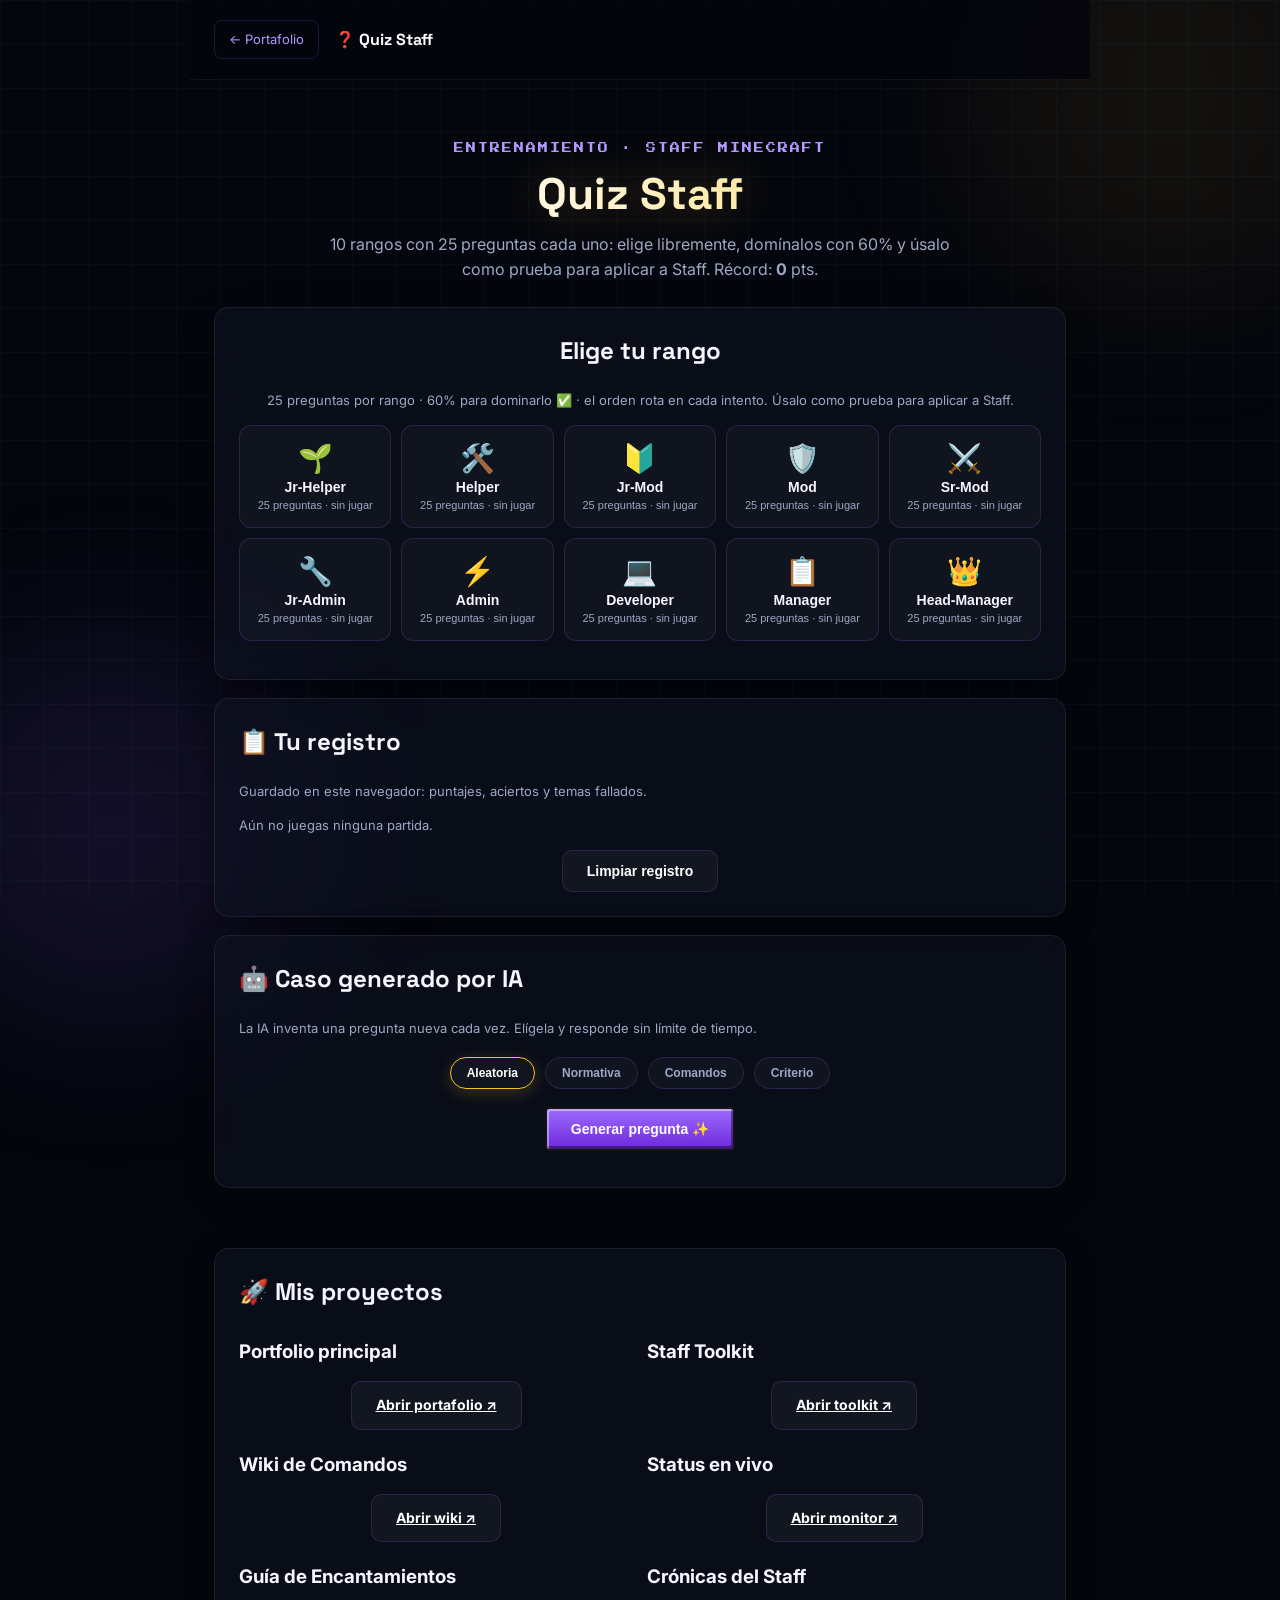
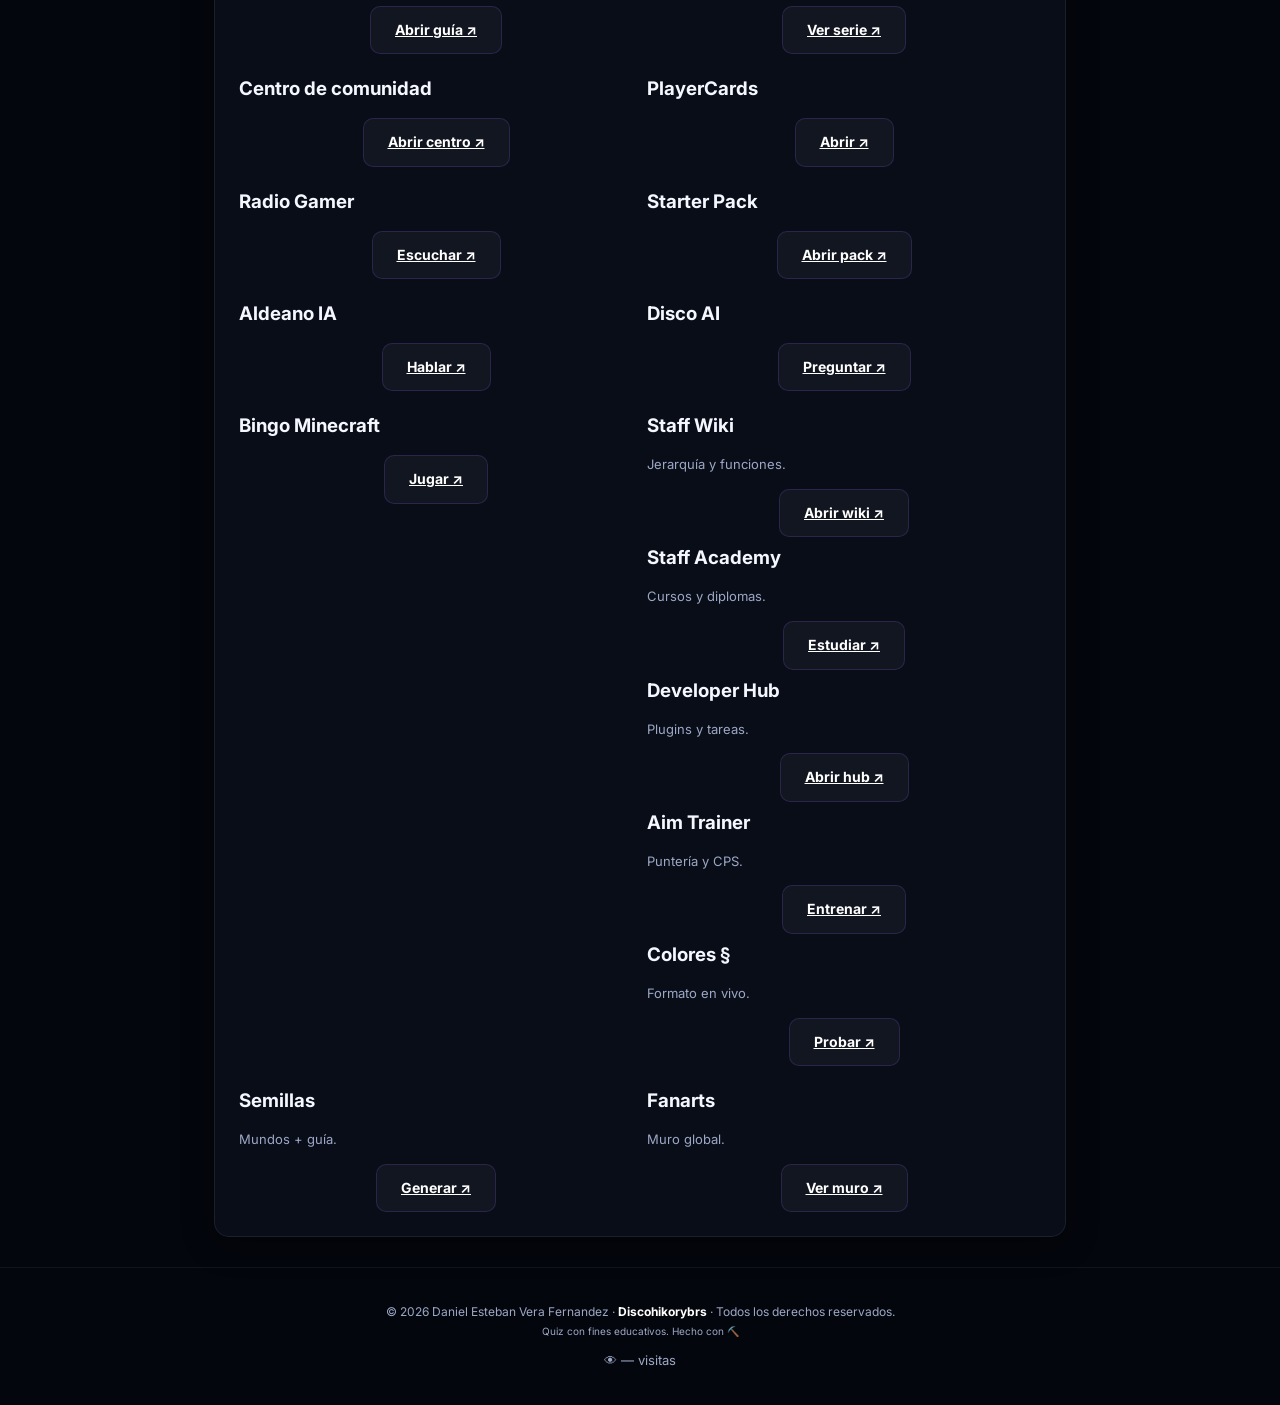
<file: quiz-staff.html>
<!doctype html>
<html lang="es">
<head>
<meta charset="utf-8">
<meta name="theme-color" content="#04060d">
<link rel="dns-prefetch" href="https://fonts.gstatic.com">
<link rel="preconnect" href="https://fonts.gstatic.com" crossorigin>
<meta name="viewport" content="width=device-width,initial-scale=1">
<link rel="icon" href="data:image/svg+xml,%3Csvg%20xmlns%3D%27http%3A%2F%2Fwww.w3.org%2F2000%2Fsvg%27%20viewBox%3D%270%200%2064%2064%27%3E%3Crect%20width%3D%2764%27%20height%3D%2764%27%20rx%3D%2714%27%20fill%3D%27%232b1a08%27%2F%3E%3Ctext%20x%3D%2732%27%20y%3D%2745%27%20font-size%3D%2738%27%20text-anchor%3D%27middle%27%20fill%3D%27%23fbbf24%27%20font-family%3D%27Verdana%2Csans-serif%27%20font-weight%3D%27bold%27%3E%3F%3C%2Ftext%3E%3C%2Fsvg%3E">
<meta name="description" content="Quiz Staff: trivia para entrenar criterio de moderación en servidores Minecraft.">
<title>Quiz Staff — Discohikorybrs</title>
<link rel="preconnect" href="https://fonts.googleapis.com">
<link href="https://fonts.googleapis.com/css2?family=Inter:wght@400;500;600;700&family=Space+Grotesk:wght@600;700&family=Press+Start+2P&display=swap" rel="stylesheet">
<script src="https://js.puter.com/v2/"></script>
<style>
:root{--bg:#04060d;--panel:rgba(15,20,35,.55);--line:rgba(139,92,246,.2);--text:#f5f7ff;--muted:#9da8c5;--a:#8b5cf6;--a2:#b39aff}
*{box-sizing:border-box}html{scroll-behavior:smooth}
body{margin:0;background:var(--bg);color:var(--text);font-family:Inter,sans-serif;line-height:1.6}
.bg-grid{position:fixed;inset:0;z-index:-2;opacity:.14;background-image:linear-gradient(#293354 1px,transparent 1px),linear-gradient(90deg,#293354 1px,transparent 1px);background-size:44px 44px}
.glow{position:fixed;border-radius:50%;filter:blur(90px);z-index:-1;pointer-events:none;opacity:.55}
.glow.g1{width:420px;height:420px;top:-120px;right:-100px;background:rgba(251,191,36,.12);animation:drift 15s ease-in-out infinite alternate}
.glow.g2{width:380px;height:380px;bottom:-120px;left:-80px;background:rgba(139,92,246,.22);animation:drift 19s ease-in-out infinite alternate-reverse}
@keyframes drift{to{transform:translate(-40px,50px)}}
header{max-width:900px;margin:auto;padding:20px 24px;display:flex;align-items:center;gap:16px;position:sticky;top:0;z-index:50;background:rgba(4,6,13,.8);backdrop-filter:blur(14px);border-bottom:1px solid rgba(255,255,255,.06)}
.brand{font:700 16px 'Space Grotesk';color:#fff;text-decoration:none}
.back{color:var(--a2);text-decoration:none;font-size:13px;border:1px solid var(--line);padding:8px 14px;border-radius:8px}
.back:hover{border-color:var(--a)}
main{max-width:900px;margin:auto;padding:24px}
.hero-t{text-align:center;padding:26px 0 6px}
.hero-t h1{font:700 clamp(28px,4.5vw,44px) 'Space Grotesk';margin:10px 0;background:linear-gradient(90deg,#fff 25%,#fcd34d);-webkit-background-clip:text;background-clip:text;color:transparent;filter:drop-shadow(0 0 24px rgba(251,191,36,.3))}
.eyebrow{color:var(--a2);font-size:10px;font-family:'Press Start 2P',monospace;letter-spacing:2px}
.lead{color:var(--muted);max-width:640px;margin:0 auto}
.glass{background:var(--panel);backdrop-filter:blur(16px);border:1px solid rgba(255,255,255,.08);border-radius:15px;box-shadow:0 8px 32px rgba(0,0,0,.3)}
.card{padding:24px;margin:18px 0}
.chips{display:flex;gap:10px;flex-wrap:wrap;justify-content:center;margin:18px 0}
.chip{padding:8px 16px;border:1px solid var(--line);border-radius:20px;background:rgba(255,255,255,.03);color:var(--muted);font-size:12px;font-weight:700;cursor:pointer}
.chip.active,.chip:hover{color:#fff;border-color:#fbbf24;box-shadow:0 4px 16px rgba(251,191,36,.2)}
#rankGrid{display:grid;grid-template-columns:repeat(auto-fill,minmax(150px,1fr));gap:10px;margin:14px 0}
.rankbtn{display:flex;flex-direction:column;align-items:center;gap:4px;padding:16px 10px;border-radius:12px;border:1px solid var(--line);background:rgba(255,255,255,.03);color:var(--text);cursor:pointer;font-size:14px}
.rankbtn:hover:not(:disabled){border-color:#fbbf24;transform:translateY(-3px)}
.rankbtn:disabled{opacity:.45;cursor:default}
.rankbtn .rk-icon{font-size:28px}
.rankbtn small{color:var(--muted);font-size:11px}
.btn{padding:12px 24px;border:1px solid var(--line);border-radius:10px;font-size:14px;font-weight:700;color:#fff;background:rgba(255,255,255,.04);cursor:pointer}
.btn:hover{border-color:#fbbf24}
.primary{background:linear-gradient(#9d6bff,#6d28d9);border:2px solid #141414;box-shadow:inset 2px 2px 0 rgba(255,255,255,.4),inset -2px -3px 0 rgba(0,0,0,.4);border-radius:4px}
.primary:hover{filter:brightness(1.12)}
.btn:disabled{opacity:.5;cursor:default}
.center{text-align:center}
.opt{display:block;width:100%;text-align:left;margin:10px 0;padding:14px 16px;border-radius:12px;border:1px solid var(--line);background:rgba(255,255,255,.03);color:var(--text);cursor:pointer;font-size:15px;transition:all .2s}
.opt:hover:not(:disabled){border-color:#fbbf24;transform:translateX(4px)}
.opt.ok{border-color:#34d399;background:rgba(52,211,153,.1)}
.opt.bad{border-color:#f87171;background:rgba(248,113,113,.1)}
.opt:disabled{cursor:default}
.bar{height:10px;border-radius:6px;background:rgba(255,255,255,.08);overflow:hidden;margin:12px 0}
.bar>i{display:block;height:100%;background:linear-gradient(90deg,#8b5cf6,#fbbf24);border-radius:6px;transition:width .3s}
.timerbar{height:6px;border-radius:4px;background:rgba(255,255,255,.08);overflow:hidden;margin:10px 0}
.timerbar>i{display:block;height:100%;background:#34d399;width:100%}
.visits{margin-top:10px;font-size:13px;color:var(--muted)}
.hud{display:flex;gap:14px;flex-wrap:wrap;justify-content:space-between;font-size:13px;color:var(--muted)}
.hud b{color:#fff}
.pill{display:inline-block;font-size:11px;font-weight:700;padding:3px 10px;border-radius:20px;border:1px solid #fbbf24;color:#fbbf24}
.why{font-size:14px;color:var(--muted);margin:10px 0}
.best{border-left:4px solid #34d399;padding:12px 16px;font-size:13px;margin-top:10px}
.rank{font:700 clamp(30px,5vw,48px) 'Space Grotesk';background:linear-gradient(90deg,#fbbf24,#f59e0b);-webkit-background-clip:text;background-clip:text;color:transparent;margin:6px 0}
pre.tpl{white-space:pre-wrap;background:rgba(0,0,0,.35);border:1px solid rgba(255,255,255,.1);border-radius:10px;padding:14px;font-size:13px;font-family:inherit}
.rowbtns{display:flex;gap:8px;flex-wrap:wrap;margin-top:14px;justify-content:center}
.muted{color:var(--muted);font-size:13px}
.hist-item{display:flex;justify-content:space-between;gap:10px;padding:10px 0;border-bottom:1px solid rgba(255,255,255,.06);font-size:13px}
.hist-item small{color:var(--muted)}
.hist-item details{margin-top:6px}
.hist-item summary{cursor:pointer;color:var(--a2)}
.grid2{display:grid;grid-template-columns:1fr 1fr;gap:14px}
@media(max-width:760px){.grid2{grid-template-columns:1fr}}
.ai-slot{margin-top:10px}.ai-slot:empty{display:none}
footer{text-align:center;padding:34px 20px;color:var(--muted);font-size:12px;border-top:1px solid rgba(255,255,255,.06);margin-top:30px}
footer strong{color:#fff}
@media (prefers-reduced-motion:reduce){.glow{animation:none !important}}
</style>
</head>
<body>
<div class="bg-grid" aria-hidden="true"></div><div class="glow g1" aria-hidden="true"></div><div class="glow g2" aria-hidden="true"></div>
<header>
  <a class="back" href="https://discohikory.github.io/Portafolio/">← Portafolio</a>
  <a class="brand" href="#">❓ Quiz Staff</a>
</header>
<main>
  <div class="hero-t">
    <p class="eyebrow">ENTRENAMIENTO · STAFF MINECRAFT</p>
    <h1>Quiz Staff</h1>
    <p class="lead">10 rangos con 25 preguntas cada uno: elige libremente, domínalos con 60% y úsalo como prueba para aplicar a Staff. Récord: <b id="bestLine">0</b> pts.</p>
  </div>
  <div id="screen-start" class="card glass center">
    <h2 style="font-family:'Space Grotesk';margin-top:0">Elige tu rango</h2>
    <p class="muted">25 preguntas por rango · 60% para dominarlo ✅ · el orden rota en cada intento. Úsalo como prueba para aplicar a Staff.</p>
    <div id="rankGrid"></div>
  </div>
  <div class="card glass" id="histCard">
    <h2 style="font-family:'Space Grotesk';margin-top:0">📋 Tu registro</h2>
    <p class="muted">Guardado en este navegador: puntajes, aciertos y temas fallados.</p>
    <div id="histList"></div>
    <div class="rowbtns"><button class="btn" id="histClear">Limpiar registro</button></div>
  </div>
  <div id="screen-play" class="card glass" style="display:none">
    <div class="hud"><span>Pregunta <b id="qNum">1/12</b></span><span>Puntos: <b id="qScore">0</b></span><span>Racha: <b id="qStreak">0 🔥</b></span><span class="pill" id="qCat"></span></div>
    <div class="bar"><i id="qProg"></i></div>
    <div class="timerbar"><i id="qTime"></i></div>
    <h2 id="qText" style="font-family:'Space Grotesk'"></h2>
    <div id="qOpts"></div>
    <div id="qFb"></div>
    <div class="rowbtns"><button class="btn primary" id="qNext" style="display:none">Siguiente →</button></div>
  </div>
  <div id="screen-end" class="card glass center" style="display:none">
    <p class="eyebrow">RESULTADO FINAL</p>
    <div class="rank" id="qRank"></div>
    <p style="font-size:20px"><b id="qFinal">0</b> puntos · <b id="qHits">0/12</b> aciertos</p>
    <p class="muted" id="qBest"></p>
    <div class="rowbtns"><button class="btn primary" id="qRetry">Jugar otra vez ↻</button><button class="btn" id="qAi">🤖 Analiza mi desempeño</button></div>
    <div class="ai-slot" id="qAiOut"></div>
  </div>
  <div class="card glass">
    <h2 style="font-family:'Space Grotesk';margin-top:0">🤖 Caso generado por IA</h2>
    <p class="muted">La IA inventa una pregunta nueva cada vez. Elígela y responde sin límite de tiempo.</p>
    <div class="chips" id="aiQChips"></div>
    <div class="rowbtns" style="justify-content:center"><button class="btn primary" id="aiQGo">Generar pregunta ✨</button></div>
    <div id="aiQBox" style="margin-top:12px"></div>
  </div>
</main>
<section style="max-width:900px;margin:6px auto 0;padding:0 24px">
  <div class="card glass">
    <h2 style="font-family:'Space Grotesk';margin-top:0">🚀 Mis proyectos</h2>
    <div class="grid2">
      <div><h3 style="margin:6px 0">Portfolio principal</h3><div class="rowbtns"><a class="btn" href="https://discohikory.github.io/Portafolio/">Abrir portafolio ↗</a></div></div>
      <div><h3 style="margin:6px 0">Staff Toolkit</h3><div class="rowbtns"><a class="btn" href="https://discohikory.github.io/Staff-Toolkit/">Abrir toolkit ↗</a></div></div>
      <div><h3 style="margin:6px 0">Wiki de Comandos</h3><div class="rowbtns"><a class="btn" href="https://discohikory.github.io/Wiki-Comandos/">Abrir wiki ↗</a></div></div>
      <div><h3 style="margin:6px 0">Status en vivo</h3><div class="rowbtns"><a class="btn" href="https://discohikory.github.io/Server-Status/">Abrir monitor ↗</a></div></div>
      <div><h3 style="margin:6px 0">Guía de Encantamientos</h3><div class="rowbtns"><a class="btn" href="https://discohikory.github.io/Guia-Encantamientos/">Abrir guía ↗</a></div></div>
      <div><h3 style="margin:6px 0">Crónicas del Staff</h3><div class="rowbtns"><a class="btn" href="https://discohikory.github.io/Cronicas/">Ver serie ↗</a></div></div>
      <div><h3 style="margin:6px 0">Centro de comunidad</h3><div class="rowbtns"><a class="btn" href="https://discohikory.github.io/Comunidad/">Abrir centro ↗</a></div></div>
      <div><h3 style="margin:6px 0">PlayerCards</h3><div class="rowbtns"><a class="btn" href="https://discohikory.github.io/PlayerCards/">Abrir ↗</a></div></div>
      <div><h3 style="margin:6px 0">Radio Gamer</h3><div class="rowbtns"><a class="btn" href="https://discohikory.github.io/Radio-Gamer/">Escuchar ↗</a></div></div>
      <div><h3 style="margin:6px 0">Starter Pack</h3><div class="rowbtns"><a class="btn" href="https://discohikory.github.io/Starter-Pack/">Abrir pack ↗</a></div></div>
      <div><h3 style="margin:6px 0">Aldeano IA</h3><div class="rowbtns"><a class="btn" href="https://discohikory.github.io/Aldeano-IA/">Hablar ↗</a></div></div>
      <div><h3 style="margin:6px 0">Disco AI</h3><div class="rowbtns"><a class="btn" href="https://discohikory.github.io/Disco-AI/">Preguntar ↗</a></div></div>
      <div><h3 style="margin:6px 0">Bingo Minecraft</h3><div class="rowbtns"><a class="btn" href="https://discohikory.github.io/Bingo-MC/">Jugar ↗</a></div></div>
      <div><h3 style="margin:6px 0">Staff Wiki</h3><p class="muted">Jerarquía y funciones.</p><div class="rowbtns"><a class="btn" href="https://discohikory.github.io/Staff-Wiki/">Abrir wiki ↗</a></div>
      <div><h3 style="margin:6px 0">Staff Academy</h3><p class="muted">Cursos y diplomas.</p><div class="rowbtns"><a class="btn" href="https://discohikory.github.io/Staff-Academy/">Estudiar ↗</a></div></div>
      <div><h3 style="margin:6px 0">Developer Hub</h3><p class="muted">Plugins y tareas.</p><div class="rowbtns"><a class="btn" href="https://discohikory.github.io/Developer-Hub/">Abrir hub ↗</a></div></div>
      <div><h3 style="margin:6px 0">Aim Trainer</h3><p class="muted">Puntería y CPS.</p><div class="rowbtns"><a class="btn" href="https://discohikory.github.io/Aim-Trainer/">Entrenar ↗</a></div></div>
      <div><h3 style="margin:6px 0">Colores §</h3><p class="muted">Formato en vivo.</p><div class="rowbtns"><a class="btn" href="https://discohikory.github.io/Colores-MC/">Probar ↗</a></div></div></div>
      <div><h3 style="margin:6px 0">Semillas</h3><p class="muted">Mundos + guía.</p><div class="rowbtns"><a class="btn" href="https://discohikory.github.io/Semillas/">Generar ↗</a></div></div>
      <div><h3 style="margin:6px 0">Fanarts</h3><p class="muted">Muro global.</p><div class="rowbtns"><a class="btn" href="https://discohikory.github.io/Fanarts/">Ver muro ↗</a></div></div>
    </div>
  </div>
</section>
<footer>© 2026 Daniel Esteban Vera Fernandez · <strong>Discohikorybrs</strong> · Todos los derechos reservados.<br><small>Quiz con fines educativos. Hecho con ⛏️</small><div class="visits">👁 <span id="visitCount">…</span> visitas</div></footer>
<script>
const RANKS_Q=[
{r:"Jr-Helper",icon:"🌱",qs:[
 ["Un jugador hace spam por primera vez, ¿qué haces?",["Aviso en el chat","Warn directo","Mute 15 minutos","Esperar a que repita"],0,"Falta leve: siempre se empieza avisando en el chat."],
 ["Alguien escribe TODO EN MAYÚSCULAS, ¿qué haces?",["Ignorarlo","Pedirle que no lo haga","Mute 15 minutos","Warn"],1,"Primero se avisa con educación; la sanción viene si repite."],
 ["Hablan de otro juego en el canal de ayuda, ¿qué haces?",["Warn a todos","Unirte a la charla","Indicarles el canal correcto","Mute 15 minutos"],2,"El Jr-Helper orienta: cada tema va en su canal."],
 ["Un jugador hace flood, ¿qué haces?",["Mutearlo tú mismo","Warn","Ban 1 hora","Pedirle que pare y avisar a un mod"],3,"No tienes comandos: calmas y derivas a quien sí."],
 ["Ves un insulto leve en el chat, ¿qué haces?",["Reportarlo a un mod con captura","Mutearlo","Warn","Devolver el insulto"],0,"Reportas con evidencia; sancionar no es tu rol aún."],
 ["Pasan la IP de otro servidor, ¿qué haces?",["Ignorarlo","Reportarlo sin difundirla","Entrar a curiosear","Pedir el Discord"],1,"La publicidad se reporta de inmediato y no se difunde."],
 ["Un nuevo pregunta cómo volver al spawn, ¿qué haces?",["Decirle que busque solo","Darle un warp","Decirle /spawn o llevarlo","Llamar a un admin"],2,"Ayudar en lo básico es tu trabajo principal."],
 ["¿Para qué sirve /msg?",["Darle tus items","Llamar a un admin","Ignorarlo","Enseñarle /kit y acompañarlo"],3,"/msg <nick> <texto> habla en privado."],
 ["Un nuevo pregunta dónde ver los comandos, ¿qué haces?",["Decirle /help y mostrar 2 básicos","Darle OP para probar","Decirle que no existen","Ignorarlo"],0,"Orientas con /help más ejemplos concretos."],
 ["Un jugador murió lejos y no sabe volver, ¿qué haces?",["Ignorarlo","Decirle /spawn o /back","Darle creativo","Reírte"],1,"Le das la solución real: /spawn o /back."],
 ["¿Dónde se ven las reglas?",["Decir que no existen","Que pregunte en Discord","Decirle /rules y resumir lo clave","Que busque solo"],2,"/rules muestra la normativa del servidor."],
 ["Encuentras un bug que duplica items, ¿qué haces?",["Usarlo antes que lo quiten","Contarlo en el chat","Grabar y no decir nada","Avisar al Staff con detalles"],3,"Abusar bugs se sanciona; reportarlo ayuda al servidor."],
 ["¿Puedes compartir tu contraseña con un amigo?",["Nunca","Solo si es de confianza","Solo con staff","Solo por Discord"],0,"Las cuentas son personales e intransferibles."],
 ["Dos jugadores discuten en público, ¿qué haces?",["Insultarlos","Pedir calma y avisar a un mod","Elegir un bando","Mutearlos"],1,"Calmas, no tomas partido y derivas."],
 ["Un mod te pide ayuda vigilando, ¿qué haces?",["Tomar el mando","Ignorarlo","Ayudar y seguir sus indicaciones","Negarte"],2,"Apoyas y aprendes siguiendo indicaciones."],
 ["¿Qué hace un Jr-Helper?",["Banear hackers","Dar rangos","Reiniciar el servidor","Apoyar, reportar y aprender"],3,"Tu rol es apoyar al equipo y a los jugadores."],
 ["¿Cómo se reporta a alguien?",["Con ticket o a un mod, con pruebas","Insultándolo","Por Twitter","No se puede"],0,"Por los canales oficiales y con evidencia."],
 ["¿Para qué sirve un ticket?",["Conseguir items","Pedir ayuda privada","Banear gente","Hablar con amigos"],1,"El ticket abre un canal privado de soporte."],
 ["¿Dónde se apela una sanción?",["Por MD al dueño","No se puede","En tickets/apelaciones","En el chat general"],2,"Solo por el canal oficial de apelaciones."],
 ["Un amigo te pide que lo desbanees, ¿qué haces?",["Desbanearlo","Ignorarlo para siempre","Banearlo más","Decirle que apele por su canal"],3,"Nadie está por encima del proceso, ni tus amigos."],
 ["¿Se puede compartir cuenta?",["No, es personal","Sí","Solo con hermanos","Solo con staff"],0,"Compartir cuenta está prohibido."],
 ["Alguien pide tus datos personales, ¿qué haces?",["Darlos si insiste","No darlos nunca","Darlos si es mod","Darlos por Discord"],1,"Tus datos no se comparten con nadie."],
 ["Ves a alguien en zona prohibida, ¿qué haces?",["Darle items","Seguirlo en silencio","Avisarle y reportar ubicación","Acompañarlo"],2,"Avisas y reportas con ubicación."],
 ["¿Qué haces antes de opinar de una sanción?",["Criticarla en público","Ignorarla","Apoyar siempre","Leer la norma y preguntar en privado"],3,"Primero entiendes la norma; las dudas van en privado."],
 ["Dos nuevos discuten por un nombre parecido, ¿qué haces?",["Mediar con calma y proponer","Reírte","Banear a uno","Ignorarlos"],0,"Mediar temprano evita un conflicto grande."]
]},
{r:"Helper",icon:"🛠️",qs:[
 ["Flood por segunda vez, ¿sanción?",["Warn","Mute 30 minutos","Mute 15 minutos","Mute 1 hora"],1,"Segunda vez de flood: mute 30 minutos."],
 ["Insultos por segunda vez, ¿sanción?",["Mute 3 días","Warn","Mute 12 horas","Mute 1 hora"],2,"Segunda vez de insultos: mute 12 horas."],
 ["El mismo usuario abre ticket duplicado por impaciencia, ¿qué haces?",["Cerrar los dos","Ignorar ambos","Regañarlo","Unificar y pedir paciencia"],3,"Se unifica en un hilo y se pide paciencia."],
 ["Insulto leve pero es su 1ª vez y pide disculpas, ¿qué aplicas?",["Warn + registro","Mute 1 hora","Nada","Ban 1 día"],0,"Primera vez con disculpa: warn + registro."],
 ["Flood leve de un nuevo que no leyó reglas, ¿qué aplicas?",["Warn directo","Aviso + explicar","Mute 30 min","Ban"],1,"Nuevo sin malicia: aviso educativo primero."],
 ["Dos jugadores discuten leve, ¿qué haces?",["Ignorarlos","Mute 1 día","Escuchar, calmar y mediar","Banear a ambos"],2,"Medias primero: escucha y calma el ambiente."],
 ["Uno se disculpa tras insultar, ¿qué haces?",["Ban permanente","Nada","Ban 30 días","Mute leve + mediación"],3,"Proporcionalidad: leve, mediación y constancia."],
 ["Ticket: no puede entrar (connection refused), ¿qué pides?",["Versión y error exacto","Su contraseña","Su IP","Cerrar el ticket"],0,"Sin datos no se diagnostica: versión y error exacto."],
 ["Pide objetos perdidos sin protección, ¿qué haces?",["Ignorarlo","Explicar y negar sin pruebas","Devolverlos","Banearlo"],1,"Sin protección ni pruebas no hay devolución."],
 ["¿Dónde se revisa una apelación?",["Por MD","En el juego","En ticket de apelaciones","En el general"],2,"Solo por el canal oficial de apelaciones."],
 ["Publicidad primera vez, ¿sanción?",["Ban 7 días","Nada","Mute 1 día","Mute 2 h + borrar"],3,"Primera vez: mute 2 horas y borrar el mensaje."],
 ["Off-topic segunda vez, ¿sanción?",["Mute 15 minutos","Ban","Mute 2 horas","Nada"],0,"Segunda vez de off-topic: mute 15 minutos."],
 ["Reporte sin pruebas, ¿qué haces?",["Banear al reportante","Pedir capturas o video","Sancionar igual","Ignorarlo"],1,"Sin evidencia se piden pruebas, no se sanciona."],
 ["Reporte sin pruebas contra un mod, ¿qué haces?",["Ignorarlo","Creerle al mod","Pedir pruebas y tratar igual","Archivar por anónimo"],2,"Todos se evalúan igual, tenga el rango que tenga."],
 ["Caso medio que te supera, ¿qué haces?",["Inventar sanción","Ignorarlo","Banear por si acaso","Derivarlo a un Mod"],3,"Derivar a tiempo también es buen criterio."],
 ["Insultan en el hilo de un ticket ajeno, ¿qué haces?",["Timeout + borrar + redirigir","Ban del servidor","Nada","Cerrar el ticket"],0,"Se limpia, se redirige y se sanciona leve."],
 ["Canal descontrolado, ¿qué haces?",["Nada","Activar slowmode","Banear a todos","Cerrar el canal"],1,"El modo lento enfría el canal."],
 ["Cada sanción debe quedar...",["En tu cabeza","En papel","Registrar en historial","En secreto"],2,"Sin registro no hay reincidencias ni control."],
 ["Tu amigo insulta, ¿qué haces?",["Perdonarlo","Que lo haga otro","Mirar a otro lado","Sancionarlo igual"],3,"Mismo trato para amigos y desconocidos."],
 ["Insulto con disculpa inmediata, ¿qué haces?",["Mute leve + mediación","Ban permanente","Nada","Ban 30 días"],0,"Leve, mediación y constancia."],
 ["Posible raid de bots entrando, ¿qué haces?",["Apagar tu PC","Contener + avisar a Mod+","Saludarlos","Banear uno por uno"],1,"Las raids se escalan rápido al rango superior."],
 ["Reportante furioso que insulta mientras reporta un robo real, ¿qué haces?",["Banearlo","Reírte","Calmarlo, atender y advertir","Ignorar el robo"],2,"El caso se atiende y el insulto se advierte por separado."],
 ["Antes de cerrar un ticket, ¿qué haces?",["Cerrarlo ya","Borrarlo","Pasarlo a otro","Confirmar solución con usuario"],3,"Se cierra cuando el usuario confirma."],
 ["Un jugador te insulta a ti como staff, ¿qué haces?",["Sancionar lo justo","Insultar de vuelta","Ban permanente","Llorar"],0,"Se sanciona lo justo, sin tomarlo personal."],
 ["Captura con insulto pero sin contexto, ¿qué haces?",["Banear al que envía","Pedir contexto y pruebas","Sancionar ya","Ignorarla"],1,"Una captura suelta no basta: se pide contexto."]
]},
{r:"Jr-Mod",icon:"🔰",qs:[
 ["Sintaxis de tempban:",["/tempban <nick> <tiempo> [motivo]","/tempban <tiempo> <nick>","/tb <nick>","/ban <nick> temp"],0,"Jugador, tiempo y motivo en ese orden."],
 ["TP-trap primera vez, ¿sanción?",["Mute 1 hora","Ban 1 día + devolución","Solo advertencia","Ban 15 días"],1,"Primera vez: ban 1 día y devolver lo perdido."],
 ["Griefing menor primera vez con reparación, ¿sanción?",["Mute 2 horas","Nada","Advertencia + reparación","Ban 1 día"],2,"Si repara: advertencia + reparación."],
 ["Publicidad segunda vez, ¿sanción?",["Mute 2 horas","Ban 7 días","Advertencia","Mute 1 día"],3,"Segunda vez: mute 1 día."],
 ["Insultos tercera vez, ¿sanción?",["Mute 3 días","Mute 12 horas","Ban 7 días","Permanente"],0,"Tercera vez: mute 3 días."],
 ["Apelación de un mute, ¿qué revisas?",["Ignorarla","Revisar pruebas e historial","Aceptarla siempre","Rechazarla siempre"],1,"Se decide con pruebas e historial, no con simpatía."],
 ["Sospecha de hacks sin pruebas, ¿qué haces?",["Ignorar","Anunciarlo","Vigilar en invisible y pedir pruebas","Banear ya"],2,"Se observa y se recaba evidencia antes de actuar."],
 ["Sospecha de multicuenta evadiendo, ¿qué haces?",["Banear las dos ya","Felicitarlo","Nada","Revisar IPs y escalar"],3,"Se verifica y se escala con evidencia."],
 ["Necesitas rollback y no puedes, ¿qué haces?",["Solicitarlo con coordenadas","Intentarlo igual","Olvidarlo","Banear x2"],0,"Se pide a quien tenga el permiso, con datos exactos."],
 ["¿Comando para investigar bloques?",["/log ver","/co lookup","/investigar","/who"],1,"CoreProtect lookup muestra quién tocó qué."],
 ["Sospecha de X-Ray, ¿qué revisas?",["Su casa","Su Discord","Estadísticas y cuevas","Su skin"],2,"Patrones de minado delatan el X-Ray."],
 ["Discriminación primera vez, ¿sanción?",["Mute 12 horas","Permanente","Mute 3 días","Ban 14 días"],3,"Primera vez: ban 14 días."],
 ["TP-trap segunda vez, ¿sanción?",["Ban 3 días","Ban 1 día","Advertencia","Mute"],0,"Segunda vez: ban 3 días."],
 ["Griefing menor segunda vez, ¿sanción?",["Nada","Ban 1 día","Advertencia","Mute"],1,"Segunda vez: ban 1 día."],
 ["Robo de cofres con logs, ¿qué haces?",["Quedarte items","Perdonar","Ban + devolución","Nada"],2,"Se sanciona y se devuelve lo robado."],
 ["Insulto grave con captura clara, primera vez, ¿qué haces?",["Reírte","Permanente","Ignorarlo","Mute 12 horas + registro"],3,"Insulto grave aislado: mute 12 horas y registro."],
 ["Stats de diamantes imposibles pero sin video, ¿qué haces?",["Vigilar, guardar stats y escalar","Banear ya","Felicitarlo","Anunciarlo"],0,"Sin video no hay ban: se vigila y se escala con datos."],
 ["¿Cuándo usar /ban en vez de /tempban?",["Si estás enojado","Permanente o 3ª grave","Siempre /ban","Nunca /ban"],1,"El permanente es para lo más grave o reincidencia máxima."],
 ["¿Cuándo usar /kick?",["Mutear 1 día","Ignorarlo","Kick como advertencia","Banearlo"],2,"El kick expulsa como advertencia seria."],
 ["Testimonio sin pruebas en falta grave, ¿vale?",["Sí, basta","A veces","Solo si es mod","No, faltan pruebas"],3,"Lo grave exige evidencia sólida."],
 ["Sancionas algo, ¿a quién avisas?",["Al canal interno","A nadie","Al general","A tu amigo"],0,"El equipo debe saber qué se sancionó."],
 ["Apelación con pruebas nuevas reales, ¿qué haces?",["Borrarla","Reabrir y revisar","Ignorarla","Banear de nuevo"],1,"Prueba nueva = caso reabierto."],
 ["Vanish, ¿cuándo usarlo?",["Para asustar","Siempre","Solo para vigilar","Para jugar"],2,"El vanish es herramienta de vigilancia, no juguete."],
 ["Dos versiones distintas de un hecho, ¿qué haces?",["Creer al primero","Creer al antiguo","Sortearlo","Contrastar logs y testigos"],3,"Se contrastan pruebas antes de decidir."],
 ["Flood durante un evento oficial, ¿qué haces?",["Mute temporal","Nada, es evento","Permanente","Cancelar evento"],0,"En eventos se corta rápido y leve."]
]},
{r:"Mod",icon:"🛡️",qs:[
 ["Video claro de KillAura primera vez, ¿sanción?",["Advertencia","Ban 7 días","Ban 30 días","Mute"],1,"Primera vez con evidencia: ban 7 días."],
 ["Hacks segunda vez, ¿sanción?",["Permanente","Mute","Ban 30 días","Ban 7 días"],2,"Segunda vez: ban 30 días."],
 ["Hacks tercera vez, ¿sanción?",["Ban 30 días","Ban 7 días","Mute 3 días","Ban permanente"],3,"Tercera vez: permanente."],
 ["Multicuenta evadiendo sanción, ¿sanción?",["Ban permanente","Mute","Ban 1 día","Aviso"],0,"Evadir es permanente."],
 ["Doxxing confirmado, ¿sanción?",["Advertencia","Permanente + borrar datos","Mute 1 hora","Ban 7 días"],1,"Permanente y borrar todo rastro."],
 ["Griefing mayor con pruebas, ¿qué haces?",["Advertencia","Mute","Ban 7 días + rollback","Nada"],2,"Grave: ban 7 días y rollback."],
 ["Apelación de ban con disculpa pero sin pruebas nuevas, ¿qué haces?",["Aceptarla","Reducir siempre","Ignorarla","Rechazar: se mantiene"],3,"Sin pruebas nuevas no hay cambio."],
 ["¿Cuándo reducir una sanción?",["Con atenuantes verificados","Nunca","Si es amigo","Si llora"],0,"Solo con motivos objetivos verificables."],
 ["Disputa entre jugadores con insultos mutuos, ¿qué haces?",["Azar","Mediar y sancionar proporcional","Ban a ambos","Ignorar"],1,"Se media y se sanciona a cada uno según lo suyo."],
 ["Un Helper te pide ayuda con un caso, ¿qué haces?",["Hacerlo sin explicar","Regañarlo","Guiarlo y supervisar","Ignorarlo"],2,"Enseñar al equipo es tarea del Mod."],
 ["Entran 20 bots spameando, ¿qué haces?",["Saludarlos","Banear uno","Apagar servidor","Bans + avisar a Admins"],3,"Se contiene y se escala de inmediato."],
 ["Grief de 300 bloques con autor claro en logs, ¿qué haces?",["Ban + rollback filtrado","Advertir","Solo rollback","Pedir pruebas"],0,"Evidencia total: ban más rollback filtrado."],
 ["Tienda: un jugador estafa en intercambios, ¿qué haces?",["Nada","Mediar, devolver y sancionar","Reírte","Permanente"],1,"Se media, se devuelve y se sanciona."],
 ["Amenaza leve sin datos reales, ¿qué haces?",["Permanente","Mute 5 min","Ban temporal + seria","Nada"],2,"Se toma en serio con sanción temporal."],
 ["Toxicidad reiterada pese a mutes, ¿qué haces?",["Seguir igual","Perdonar","Ignorar","Subir la escala"],3,"Si no corrige, la escala sigue subiendo."],
 ["Reporte falso a propósito, ¿qué haces?",["Advertencia al acusador","Nada","Premiarlo","Borrar en silencio"],0,"Denunciar en falso también se sanciona."],
 ["Sancionan a tu compañero y crees que erró, ¿qué haces?",["Denunciarlo","Hablarlo en privado","Criticar en público","Apoyar siempre"],1,"Entre staff, en privado y con pruebas."],
 ["Trampas en torneo oficial, ¿qué haces?",["Darle premio","Repetir torneo","Descalificar + sancionar","Nada"],2,"Hacer trampa en eventos se castiga."],
 ["Spam de bots en Discord, ¿qué haces?",["Saludarlos","Nada","Cerrar Discord","Ban + limpiar"],3,"Ban, limpieza y revisar seguridad."],
 ["Contenido NSFW en chat, ¿qué haces?",["Ban + borrar todo","Reírte","Advertencia leve","Ignorarlo"],0,"NSFW: ban y limpieza inmediata."],
 ["Acoso a un menor, ¿qué haces?",["Hablar con él","Permanente + reportar","Nada","Mute 1 hora"],1,"Gravísimo: permanente y escala urgente."],
 ["Venta por dinero real (RMT), ¿qué haces?",["Alentarlo","Ignorarlo","Ban + retirar lo vendido","Permitirlo"],2,"El RMT rompe la economía y suele violar normas."],
 ["Todo ban grave debe quedar...",["En secreto","En memoria","Sin registrar","Documentado con pruebas"],3,"Documentar protege al equipo ante apelaciones."],
 ["Flood extremo que colapsa el chat, ¿qué haces?",["Mute largo + limpiar","Esperar","Permanente","Apagar chat"],0,"Se corta de raíz y se limpia."],
 ["Un jugador corrige su conducta tras sanción, ¿qué haces?",["Sospechar","Reconocerlo y cerrar bien","Subir sanción","Ignorarlo"],1,"El cambio positivo también se registra."]
]},
{r:"Sr-Mod",icon:"⚔️",qs:[
 ["Doxxing con pruebas, ¿qué haces?",["Advertencia","Nada","Permanente + borrar + reportar","Mute"],2,"Permanente, limpieza y reporte a instancias mayores."],
 ["Confirmas multicuenta evadiendo, ¿qué haces?",["Mutear una","Avisar","Perdonar","Permanente a todas"],3,"Todas las cuentas vinculadas caen."],
 ["Dos staffs discuten en público, ¿qué haces?",["Privado + unificar","Unirte al debate","Apoyar mayor rango","Ignorarlo"],0,"Lo interno siempre en privado."],
 ["Raid coordinada al servidor, ¿qué haces?",["Cerrar ojos","Contención + bans + avisar","Observar","Banear lento"],1,"Se contiene, se banea y se escala ya."],
 ["Destrucción masiva, ¿qué haces?",["Banear primero visto","Esperar","Coordinar rollback + bans","Llorar"],2,"Se coordina equipo: rollback y sanciones."],
 ["Un Jr-Mod comete errores seguidos, ¿qué haces?",["Expulsarlo","Humillarlo","Ignorarlo","Plan de mejora + feedback"],3,"Se forma con feedback, no con castigo."],
 ["Servidor caído en tu turno, ¿qué haces?",["Comunicar y escalar","Callar","Reiniciar a ciegas","Irte"],0,"Se informa con calma y se escala."],
 ["Apelación dudosa de un ban grave, ¿qué haces?",["Rechazar siempre","Votación en equipo","Decidir solo rápido","Aceptar siempre"],1,"Lo dudoso se decide en equipo."],
 ["Staff corrupto con pruebas, ¿qué haces?",["Enfrentar en público","Unirte","Reportar a Admins","Callar por lealtad"],2,"La corrupción se reporta arriba con pruebas."],
 ["Favoritismo de un mod, ¿qué haces?",["Nada","Publicarlo","Expulsar ya","Corregir en privado"],3,"Se corrige en privado primero."],
 ["Tienda pay-to-win reportada, ¿qué haces?",["Escalar (EULA)","Ignorarlo","Borrar tienda","Banear dueño"],0,"El pay-to-win viola la EULA: escala."],
 ["Chargeback en la tienda, ¿qué haces?",["Borrar cuenta","Ban hasta resolver","Regalar más","Nada"],1,"Se bloquea hasta aclarar el pago."],
 ["Auditoría de sanciones del mes, ¿qué miras?",["Solo bans","Los nombres","Historiales y coherencia","Nada"],2,"Se revisa coherencia y registros."],
 ["Sanción en MC y mismo usuario en Discord, ¿qué haces?",["Nada","Solo una","Ban en las dos","Coherencia en ambas"],3,"Criterio coherente en ambas plataformas."],
 ["Equipo quemado (burnout), ¿qué haces?",["Rotar turnos y descansos","Exigir más","Expulsar","Ignorar"],0,"Se cuida al equipo con rotación."],
 ["Manual interno desactualizado, ¿qué haces?",["Quejarse","Actualizarlo en equipo","Nada","Borrarlo"],1,"La documentación vive actualizada."],
 ["Evento grande con riesgos, ¿qué haces?",["Cancelarlo","Solo mirar","Plan + roles","Improvisar"],2,"Se planifica seguridad y roles."],
 ["Evidencia manipulada, ¿qué haces?",["Aceptarla","Ignorarla","Banear","Verificar y descartar si falsa"],3,"La evidencia se verifica antes de usarse."],
 ["Amenaza real fuera del juego, ¿qué haces?",["Permanente + autoridades","Mute","Nada","Hablar con él"],0,"Lo real se escala a instancias reales."],
 ["Apelación que solo un Admin decide, ¿qué haces?",["Aceptarla","Derivar con informe","Decidirla tú","Rechazarla"],1,"Se deriva con informe completo."],
 ["Staff tóxico con jugadores, ¿qué haces?",["Expulsar ya","Nada","Amonestar en privado","Reírte"],2,"Primero amonestación privada."],
 ["Staff inactivo sin aviso, ¿qué haces?",["Expulsar ya","Cubrirlo","Nada","Reportar a Admins"],3,"Se reporta para reorganizar."],
 ["Nuevo procedimiento útil, ¿qué haces?",["Proponerlo al equipo","Guardarlo","Imponerlo","Nada"],0,"Se propone y se acuerda en equipo."],
 ["Bajan los jugadores un 30% este mes, ¿qué haces?",["Cerrar","Analizar causas y plan","Nada","Banear inactivos"],1,"Se analizan causas y se propone plan de mejora."],
 ["Fin de turno con casos abiertos, ¿qué haces?",["Cerrar rápido","Borrarlos","Entregar novedades","Irte sin más"],2,"Se entrega el turno con novedades."]
]},
{r:"Jr-Admin",icon:"🔧",qs:[
 ["Crear un grupo en LuckPerms:",["/group add","/rango crear","/lp creategroup <nombre>","/lp create group"],2,"Sintaxis: /lp creategroup <nombre>."],
 ["Dar grupo vip a un jugador:",["/lp user Alex op","/lp vip add Alex","/dar vip Alex","/lp user Alex parent set vip"],3,"Se asigna con parent set."],
 ["Dar un permiso a un grupo:",["/lp group mod permission set <nodo>","/lp perm dar","/permiso add","/lp allow"],0,"Sintaxis completa con permission set."],
 ["Poner prefijo a un grupo:",["/tag set","/lp group mod meta setprefix ...","/nick grupo","/prefix poner"],1,"Con meta setprefix y códigos &."],
 ["Hacer que vip herede de default:",["/copy default vip","No se puede","/lp group vip parent add default","/lp vip hereda default"],2,"La herencia va con parent add."],
 ["Antes de tocar la config, ¿qué haces?",["Nada","Reiniciar","Borrar logs","Backup de archivos"],3,"Siempre backup antes de cambiar."],
 ["Probar un cambio grande, ¿dónde?",["En servidor de prueba","En producción","En lobby lleno","Donde sea"],0,"Nunca se experimenta en producción."],
 ["Definir el spawn:",["/home spawn","/setspawn en el punto","/spawn","/warp spawn"],1,"Se para en el punto y /setspawn."],
 ["Crear un kit básico:",["No se puede","Con OP","En config de Essentials","Con /kit"],2,"Los kits se definen en la config."],
 ["Crear un warp:",["/warp crear","/addwarp","/punto","/setwarp <nombre>"],3,"Parado en el lugar: /setwarp."],
 ["Mantenimiento con whitelist:",["Whitelist + aviso","Apagar sin avisar","Banear a todos","Nada"],0,"Whitelist + aviso previo."],
 ["Ver rendimiento (TPS):",["/ram","/tps","/lag?","/ping server"],1,"/tps muestra ticks por segundo."],
 ["Revisar errores, ¿dónde?",["En el chat","En tu cabeza","En latest.log","En Discord"],2,"Los logs están en latest.log."],
 ["Rollback de una zona con CoreProtect:",["/undo","/rollback ya","/fix","/co rollback u: t: r:"],3,"Con usuario, tiempo y radio."],
 ["Crear región WorldGuard:",["/rg define <nombre>","/region nueva","/proteger","/wg new"],0,"Con selección previa: /rg define."],
 ["Bloquear PvP en spawn:",["/flag","/rg flag spawn pvp deny","/pvp off","/nopelear"],1,"Flag pvp en deny."],
 ["Dar dinero a un jugador:",["/pay","/dar plata","/eco give <nick> <monto>","/dinero dar"],2,"Sintaxis de Essentials."],
 ["Precios de tienda desequilibrados, ¿qué haces?",["Nada","Regalar todo","Cerrar tienda","Revisar y ajustar"],3,"La economía se equilibra con datos."],
 ["Preparar zona de evento, ¿qué haces?",["Proteger, reglas y premios","Nada","Abrir sin más","Solo premios"],0,"Zona protegida + reglas + premios."],
 ["Actualizar un plugin, ¿cómo?",["A ojo","Backup + changelog + probar","Directo sin más","Borrar el viejo"],1,"Backup, changelog y prueba."],
 ["Un plugin exige Java 17 y usas Java 8, ¿qué haces?",["Borrar plugin","Ignorar error","Actualizar Java o compatible","Forzarlo igual"],2,"Nada se fuerza: se compatibiliza o se cambia versión."],
 ["Reinicio programado, ¿qué haces?",["Reiniciar ya","Nunca reiniciar","Sin aviso","Avisar con tiempo"],3,"Se avisa con anticipación."],
 ["Bug reportado, ¿qué haces?",["Reproducirlo y reportar","Ignorarlo","Banear avisante","Borrarlo"],0,"Reproducir + reportar con datos."],
 ["Cambias algo importante, ¿qué haces?",["Borrar logs","Anotar cambio y avisar","Nada","Callar"],1,"Todo cambio se documenta."],
 ["Pides ayuda a un dev, ¿qué llevas?",["Captura borrosa","Prisa","Logs completos + pasos","Nada"],2,"Con logs y pasos te ayudan rápido."]
]},
{r:"Admin",icon:"⚡",qs:[
 ["Cuentas del Staff, ¿qué exigen?",["Nada","Compartirlas","Anotar en Discord","2FA y claves únicas"],3,"Seguridad básica: 2FA y claves únicas."],
 ["Tokens y claves API, ¿dónde?",["Nunca en público ni Git","En el chat","En un bloc","En Discord"],0,"Jamás se exponen ni se suben a repos."],
 ["Backups, ¿cómo deben estar?",["De adorno","Probados y externos","No hacen falta","Mismo disco"],1,"Backup no probado no existe."],
 ["Ataque DDoS, ¿qué haces?",["Apagar todo","Esperar","Contactar host + mitigar","Llorar"],2,"Se escala al proveedor con mitigación."],
 ["Contratar Staff, ¿cómo?",["A dedo","Al primero","Al amigo","Proceso + prueba + seguimiento"],3,"Proceso justo con periodo de prueba."],
 ["Despedir Staff, ¿cómo?",["En privado y con pruebas","En público","Sin decir nada","Con ban"],0,"En privado, con motivos y pruebas."],
 ["Diseñar reglas, ¿cómo?",["Copiar otras","Claras y proporcionales","Largas confusas","Sin reglas"],1,"Claras, cortas y proporcionales."],
 ["Acceso a consola, ¿para quién?",["Quien pida","Nadie","Solo responsables","Todos"],2,"La consola es acceso crítico limitado."],
 ["Auditar permisos, ¿qué buscas?",["Nada","Los nombres","Los colores","Wildcards y sobrantes"],3,"Se buscan * y permisos sobrantes."],
 ["Tienda y EULA de Mojang, ¿qué se vende?",["Solo cosméticos","Todo","OP por dinero","Bans"],0,"La EULA prohíbe ventajas por dinero."],
 ["Actualizar versión del servidor, ¿cómo?",["Nunca","Plan + backup + rollback","Directo","Sin avisar"],1,"Con plan y marcha atrás."],
 ["Monitoreo básico, ¿qué miras?",["El clima","El chat","TPS, RAM y disco","Nada"],2,"Rendimiento y espacio constantes."],
 ["Apelación final polémica, ¿quién decide?",["Un helper","Voto popular","Nadie","El Admin con criterio"],3,"La última palabra es del Admin."],
 ["Crisis pública, ¿cómo comunicas?",["Información clara sin pánico","Silencio total","Culpar","Borrar todo"],0,"Transparencia calmada genera confianza."],
 ["El disco se llena cada semana, ¿qué haces?",["Ignorarlo","Automatizar + alertas","Borrar a mano","Comprar más"],1,"Limpieza automática y alertas antes del colapso."],
 ["Roles Discord-Minecraft, ¿cómo?",["Separados","Iguales todos","Sincronizados y coherentes","Sin relación"],2,"Coherencia entre plataformas."],
 ["Inactividad del Staff, ¿qué haces?",["Expulsar ya","Ignorar","Ascenderlo","Hablar, degradar o retirar"],3,"Reglas claras de actividad."],
 ["Equipo quemado, ¿qué haces?",["Descansos y rotación","Exigir más","Expulsar","Nada"],0,"Cuidar al equipo rinde más."],
 ["Tras un incidente grave, ¿qué haces?",["Callar","Post-mortem con fix","Olvidarlo","Culpar"],1,"Se aprende documentando."],
 ["Mojang cambia la EULA, ¿qué haces?",["Cerrar","Nada","Revisar tienda y reglas","Ignorarlo"],2,"Cada cambio se revisa contra la tienda."],
 ["Proteger menores, ¿qué haces?",["Nada","Banear menores","Ignorar","Normas + moderar"],3,"Protección activa de menores."],
 ["Disputa de pago en tienda, ¿qué haces?",["Política de reembolsos","Regalar más","Ignorar","Banear"],0,"Política escrita y pareja."],
 ["Ampliar slots, ¿cuándo?",["Por moda","Con demanda y recursos","Siempre","Nunca"],1,"Se amplía con datos, no por impulso."],
 ["Seguridad de Discord, ¿qué revisas?",["Emojis","Nombres","Permisos de canales y bots","Nada"],2,"Permisos mínimos por rol y bot."],
 ["Plan del trimestre, ¿cómo?",["Improvisar","Copiar otro","No planear","Metas medibles + fechas"],3,"Metas claras y medibles."]
]},
{r:"Developer",icon:"💻",qs:[
 ["YAML, regla de oro:",["Espacios, nunca tabs","Usar tabs","Todo en línea","Mayúsculas"],0,"El YAML usa espacios; un tab lo rompe."],
 ["Permiso con * (wildcard), ¿a quién?",["A VIPs","Solo consola/admin total","A todos","A mods"],1,"El * da todo: solo nivel máximo."],
 ["Negar un permiso, ¿cómo?",["Con /no","No se puede","Nodo en false","Borrándolo"],2,"Se niega poniéndolo en false."],
 ["Investigar un permiso que falla:",["Adivinar","Reiniciar","Dar *","/lp verbose"],3,"El verbose muestra qué nodo se evalúa."],
 ["Error con stacktrace, ¿qué lees?",["La primera causa","La última línea","Todo","Nada"],0,"La causa raíz suele estar arriba."],
 ["Probar código nuevo, ¿dónde?",["Donde sea","En servidor de test","En producción","En lobby"],1,"Jamás en producción directamente."],
 ["Compatibilidad, ¿qué verificas?",["El tamaño","El autor","Versión MC-Java-plugin","El nombre"],2,"Todo debe ser compatible entre sí."],
 ["Commits en Git, ¿cómo?",["Sin mensaje","Un commit gigante","Sin Git","Mensajes claros y cortos"],3,"Mensajes claros facilitan volver atrás."],
 ["Antes de editar configs, ¿qué haces?",["Backup","Nada","Borrar","Rezar"],0,"Backup siempre antes de tocar."],
 ["Lag en el servidor, ¿cómo mides?",["Reiniciando","Timings/Spark","A ojo","Preguntando"],1,"Se mide con timings o Spark."],
 ["Plugins en conflicto, ¿cómo hallas cuál?",["Reinstalar todo","Llorar","Quitar por mitades","Borrar todos"],2,"Bisección: mitad fuera hasta hallarlo."],
 ["Alternativa ligera a plugins pesados:",["Más RAM","Más plugins","Nada","Skript para lo simple"],3,"Skript resuelve cosas simples sin peso."],
 ["Tareas repetidas del servidor:",["Automatizar eventos","Hacerlo a mano","Ignorarlas","Pedir ayuda"],0,"Se automatiza lo repetitivo."],
 ["Código en servidor async, ¿cuidado?",["Más hilos","No tocar Bukkit en async","Ninguno","Todo vale"],1,"La API principal no es thread-safe."],
 ["Base de datos pequeña, ¿cuál?",["Excel","Texto","SQLite","Oracle"],2,"SQLite sobra para empezar."],
 ["Red de servidores moderna:",["Bungee viejo","Sin proxy","Hamachi","Velocity"],3,"Velocity es lo actual."],
 ["Permisos por mundo, ¿cómo?",["Con contextos","No se puede","A mano","Con OP"],0,"Los contextos separan por mundo."],
 ["Permisos por defecto, ¿cuáles?",["El *","Solo lo básico seguro","Todos","Ninguno"],1,"Por defecto, mínimo necesario."],
 ["Tu código, ¿cómo lo dejas?",["Enredado","En tu cabeza","Comentado y ordenado","Sin comentar"],2,"Se documenta para tu yo futuro."],
 ["Cambios en plugins, ¿dónde se anotan?",["En ningún lado","En Discord","En papel","En el changelog"],3,"Changelog siempre actualizado."],
 ["Falló un deploy, ¿qué haces?",["Git revert + backup","Pánico","Borrar todo","Culpar host"],0,"Se revierte con Git y backup."],
 ["Probar permisos nuevos, ¿cómo?",["A ojo","Con cuenta de prueba","Con tu admin","En producción"],1,"Con cuenta de prueba del rango."],
 ["Logs de tu plugin, ¿cómo?",["Sin logs","En chat","Logger del plugin","System.out"],2,"Logger con niveles, no prints."],
 ["Tu plugin necesita Vault para economía, ¿cómo?",["Copiar su código","Obligar manual","Ignorarlo","Declararla como dependencia"],3,"Las dependencias se declaran, no se copian."],
 ["Keys y secretos en código, ¿dónde?",["En variables de entorno","En el código","En GitHub","En Discord"],0,"Nunca hardcodeados ni subidos."]
]},
{r:"Manager",icon:"📋",qs:[
 ["Roles del equipo, ¿cómo?",["Antigüedad","Funciones claras por rol","Sin definir","Todos todo"],1,"Cada rol con funciones escritas."],
 ["Conflicto entre staffs, ¿qué haces?",["Publicarlo","Ignorarlo","Mediar en privado","Elegir bando"],2,"Mediación privada e imparcial."],
 ["Planear un evento, ¿qué incluye?",["Nada","Solo premios","Improvisar","Fecha, reglas y premios"],3,"Fecha, reglas claras y premios."],
 ["Antes de un cambio grande, ¿qué haces?",["Encuestar a la comunidad","Imponerlo","Callar","Copiar otro"],0,"Se pregunta antes de imponer."],
 ["Precios de tienda, ¿cómo?",["Al azar","Justos, sin pay-to-win","Caros","Regalados"],1,"Justos y sin ventajas pagadas."],
 ["Reglas nuevas, ¿cómo se comunican?",["En código","Por MD","Anuncio claro y sencillo","Sin avisar"],2,"Anuncio visible y entendible."],
 ["Discord desordenado, ¿qué haces?",["Más canales","Borrar todo","Nada","Canales por tema"],3,"Estructura por temas, sin exceso."],
 ["Alianza con otro servidor, ¿qué haces?",["Evaluar pros y contras","Aceptar ya","Rechazar siempre","Copiarles todo"],0,"Se evalúa antes de firmar."],
 ["Presupuesto del host, ¿cómo?",["Lo más barato","Cálculo mensual real","Al azar","Lo más caro"],1,"Con números reales mensuales."],
 ["Promocionar el servidor, ¿cómo?",["Comprar bots","Nada","Clips y constancia","Spam"],2,"Contenido constante y real."],
 ["Métricas clave, ¿cuáles?",["Ninguna","Solo dinero","Solo quejas","Pico, retención y tickets"],3,"Datos para decidir mejor."],
 ["Feedback tóxico, ¿qué haces?",["Filtrar lo útil","Banear","Ignorar todo","Responder igual"],0,"Se extrae lo útil sin engancharse."],
 ["Staff quemado, ¿qué haces?",["Nada","Descansos y rotación","Exigir","Expulsar"],1,"Descanso y rotación rinden."],
 ["Nuevo modo de juego, ¿cuándo?",["Nunca","Por moda","Si hay demanda real","Ya"],2,"Solo con demanda comprobada."],
 ["Horario de eventos, ¿según qué?",["Tu antojo","Otro país","Azar","Tu región de jugadores"],3,"Según dónde está tu comunidad."],
 ["Premios de torneo, ¿cómo?",["Proporcionales al esfuerzo","Exagerados","Nada","Al azar"],0,"Proporcionales y anunciados antes."],
 ["Patrocinio sospechoso, ¿qué haces?",["Pedir más","Investigar antes","Aceptar","Rechazar todo"],1,"Se investiga su reputación."],
 ["Normas MC y Discord, ¿cómo?",["Sin normas","Copiadas","Coherentes entre sí","Distintas"],2,"Un solo criterio en ambas."],
 ["Crisis de reputación, ¿qué haces?",["Silencio","Culpar","Borrar pruebas","Comunicado honesto"],3,"Honestidad calmada recupera confianza."],
 ["Dos mods piden libre el finde del evento grande, ¿qué haces?",["Negociar con antelación","Negarlo a ambos","Cancelar evento","Ignorarlo"],0,"Se negocia cobertura antes del evento."],
 ["Decisiones importantes, ¿dónde quedan?",["En ningún lado","Documentadas","En memoria","En chat"],1,"Todo queda por escrito."],
 ["Logro del equipo, ¿qué haces?",["Apropiártelo","Ignorarlo","Reconocerlo en público","Nada"],2,"Se celebra y se reconoce."],
 ["Competencia fuerte, ¿qué haces?",["Copiarla","Atacarla","Rendirse","Diferenciarse"],3,"Se compite diferenciándose."],
 ["Staff que se retira, ¿cómo?",["Salida digna y agradecida","Ban","Ignorarlo","Borrarlo"],0,"Toda salida merece respeto."],
 ["Tu reemplazo como Manager, ¿qué haces?",["No pensar","Formarlo con tiempo","Nadie","Imponerlo"],1,"Se forma sucesión con tiempo."]
]},
{r:"Head-Manager",icon:"👑",qs:[
 ["Rumbo del servidor, ¿qué necesitas?",["Improvisar","Copiar","Visión clara y comunicada","Nada"],2,"Sin visión no hay rumbo."],
 ["Elegir host, ¿qué miras?",["El más barato","El color","El primero","Rendimiento, precio y soporte"],3,"Las tres patas del hosting."],
 ["Nombre del servidor, ¿cómo?",["Dominio propio memorable","Cualquiera","IP con números","Copiado"],0,"Marca propia y memorable."],
 ["EULA de Mojang, ¿qué haces?",["No existe","Cumplirla siempre","Ignorarla","Burlarla"],1,"Cumplirla protege el proyecto."],
 ["Finanzas, ¿cómo?",["Gastar todo","No mirar","Ingresos vs gastos al día","Al azar"],2,"Números claros cada mes."],
 ["Marketing, ¿cómo funciona?",["Un video viral","Spam","Pagar bots","Constancia en contenido"],3,"La constancia gana al viral."],
 ["Menores en la comunidad, ¿qué haces?",["Protección y normas claras","Nada","Banearlos","Ignorar"],0,"Protección activa de menores."],
 ["Hackeo grave al servidor, ¿qué haces?",["Cerrar sin avisar","Transparencia + acción rápida","Callar","Culpar al host"],1,"Transparencia y acción inmediata."],
 ["Si te vas tú, ¿qué pasa?",["Caos","Nada","Sucesión formada","Muere todo"],2,"Nadie debe ser imprescindible."],
 ["Expandir a red, ¿cuándo?",["Ya","Nunca","Por moda","Con base sólida y demanda"],3,"Primero base, luego red."],
 ["Asociación seria, ¿cómo?",["Contrato y términos claros","De palabra","Un apretón","Por chat"],0,"Todo serio va por escrito."],
 ["Roadmap anual, ¿cómo?",["Copiado","Metas medibles","Sin plan","Sueños"],1,"Metas medibles y revisables."],
 ["Equipo senior, ¿cómo lo llevas?",["Ignorar","Competir","Delegar con confianza","Microgestionar"],2,"Se delega y se confía."],
 ["Cultura del servidor, ¿de dónde sale?",["De los users","Sola","De las reglas","Del ejemplo de arriba"],3,"La cultura baja desde el liderazgo."],
 ["Decisiones grandes, ¿con qué?",["Datos y métricas","Corazón","Dados","Moda"],0,"Con datos, no corazonadas."],
 ["Ingresos de tienda, ¿qué haces?",["Regalarlos","Llevar cuentas claras","Gastarlos","Esconderlos"],1,"Cuentas claras siempre."],
 ["Marcas ajenas, ¿qué haces?",["Copiarlas","Ignorar","Respetarlas","Usarlas"],2,"Se respetan marcas y derechos."],
 ["Cerrar un proyecto, ¿cómo?",["De golpe","Huir","Borrar todo","Digno: aviso + datos"],3,"Cierre digno con aviso previo."],
 ["Rebranding, ¿cómo?",["Comunicado y gradual","En secreto","De golpe","Sin avisar"],0,"Se comunica y se hace gradual."],
 ["Comunidad tóxica de raíz, ¿qué haces?",["Nada","Reformar reglas y cultura","Banear a todos","Cerrar"],1,"Se reforma desde la raíz."],
 ["Fundador inactivo, ¿qué haces?",["Expulsarlo","Ignorar","Hablar claro y redefinir","Nada"],2,"Conversación clara y roles nuevos."],
 ["El host ofrece +RAM por +40% con lag leve actual, ¿qué haces?",["Pagar ya","Rechazar siempre","Cambiar de host","Medir con timings y datos"],3,"Primero se mide, luego se paga."],
 ["Backups, ¿qué estrategia?",["Estrategia 3-2-1","Una copia","Ninguna","En el PC"],0,"Tres copias, dos medios, una externa."],
 ["Uptime, ¿cómo lo aseguras?",["Suerte","Monitoreo 24/7 + host serio","Rezos","Nada"],1,"Monitoreo constante y buen host."],
 ["Tu legado, ¿qué es?",["Fama","Nada","Todo documentado y equipo","Dinero"],2,"Legado es equipo + documentos."]
]}
];
const esc=v=>{const d=document.createElement('div');d.textContent=v;return d.innerHTML};
const store={get:(k,f)=>{try{const v=localStorage.getItem(k);return v?JSON.parse(v):f}catch(e){return f}},set:(k,v)=>{try{localStorage.setItem(k,JSON.stringify(v))}catch(e){}}};
let pool=[],idx=0,score=0,streak=0,hits=0,fails=[],timer=null,timeLeft=0;
function renderHist(){
  const h=store.get('quiz_hist',[]);
  document.getElementById('histList').innerHTML=h.length?h.map(x=>`<div class="hist-item"><span><b>${x.score}</b> pts · ${x.hits}/${x.total} · ${esc(x.rank)} <small>(${esc(x.date)})</small>${x.fails&&x.fails.length?`<details><summary>Ver ${x.fails.length} falladas</summary><small>${x.fails.map(f=>esc(f)).join('<br>')}</small></details>`:''}</span></div>`).join(''):'<p class="muted">Aún no juegas ninguna partida.</p>';
}
document.getElementById('histClear').addEventListener('click',()=>{if(confirm('¿Limpiar registro?')){store.set('quiz_hist',[]);renderHist()}});
renderHist();
RANKS_Q.forEach(R=>{R.qs=R.qs.map(q=>({q:q[0],o:q[1],a:q[2],w:q[3],c:R.r}))});
let bank=[];
const RUN_LEN=25,PASS=0.6;
let prog=store.get('quiz_prog',{unlocked:1,best:{},plays:{}});
let curRank=0;
function saveProg(){store.set('quiz_prog',prog)}
function renderRanks(){
  const g=document.getElementById('rankGrid');
  g.innerHTML=RANKS_Q.map((R,i)=>{
    const best=prog.best[i];
    const plays=prog.plays[i]||0;
    const done=prog.passed&&prog.passed[i];
    return `<button class="rankbtn" data-rank="${i}"><span class="rk-icon">${R.icon}</span><b>${R.r}${done?' ✅':''}</b><small>${best!=null?('Récord: '+best+' pts · '+plays+' intentos'):'25 preguntas · sin jugar'}</small></button>`;
  }).join('');
  const allB=Object.values(prog.best);
  document.getElementById('bestLine').textContent=allB.length?Math.max.apply(null,allB):0;
}
document.getElementById('rankGrid').addEventListener('click',e=>{
  const b=e.target.closest?e.target.closest('[data-rank]'):null;
  if(!b||b.disabled)return;
  startRank(Number(b.dataset.rank));
});
function shuffle(a){for(let i=a.length-1;i>0;i--){const j=Math.floor(Math.random()*(i+1));const t=a[i];a[i]=a[j];a[j]=t}return a}
function startRank(i){
  curRank=i;bank=RANKS_Q[i].qs;
  pool=shuffle(bank.map((_,k)=>k));
  idx=0;score=0;streak=0;hits=0;fails=[];
  document.getElementById('screen-start').style.display='none';
  document.getElementById('screen-end').style.display='none';
  document.getElementById('screen-play').style.display='block';
  window.scrollTo({top:0,behavior:'smooth'});
  showQ();
}
renderRanks();
function showQ(){
  const q=bank[pool[idx]];
  clearInterval(timer);timeLeft=30;
  document.getElementById('qNum').textContent=(idx+1)+'/'+pool.length;
  document.getElementById('qScore').textContent=score;
  document.getElementById('qStreak').textContent=streak+' 🔥';
  document.getElementById('qCat').textContent=q.c;
  document.getElementById('qProg').style.width=((idx)/pool.length*100)+'%';
  document.getElementById('qText').textContent=q.q;
  document.getElementById('qFb').innerHTML='';
  document.getElementById('qNext').style.display='none';
  const box=document.getElementById('qOpts');
  const order=shuffle([0,1,2,3]);
  box.innerHTML=order.map(j=>`<button class="opt" data-qo="${j}">${esc(q.o[j])}</button>`).join('');
  const bar=document.getElementById('qTime');
  bar.style.width='100%';bar.style.background='#34d399';
  timer=setInterval(()=>{
    timeLeft--;
    bar.style.width=(timeLeft/30*100)+'%';
    if(timeLeft<=10)bar.style.background='#f87171';
    if(timeLeft<=0)answer(-1);
  },1000);
}
document.getElementById('qOpts').addEventListener('click',e=>{
  const b=e.target.closest?e.target.closest('[data-qo]'):null;
  if(!b||b.disabled)return;
  answer(Number(b.dataset.qo));
});
function answer(j){
  clearInterval(timer);
  const q=bank[pool[idx]];
  document.querySelectorAll('#qOpts .opt').forEach(o=>{o.disabled=true;if(Number(o.dataset.qo)===q.a)o.classList.add('ok')});
  if(j===q.a){
    hits++;streak++;
    const pts=100+timeLeft*2+Math.min(streak,5)*10;
    score+=pts;
    document.getElementById('qFb').innerHTML=`<p class="why">✅ ¡Correcto! +${pts} pts</p><p class="why">${esc(q.w)}</p>`;
  }else{
    streak=0;
    if(j>=0)document.querySelector(`#qOpts [data-qo="${j}"]`).classList.add('bad');
    fails.push(q.q);
    document.getElementById('qFb').innerHTML=`<p class="why">${j<0?'⏰ ¡Tiempo agotado!':'❌ Incorrecto.'} ${esc(q.w)}</p>`;
  }
  document.getElementById('qScore').textContent=score;
  document.getElementById('qStreak').textContent=streak+' 🔥';
  document.getElementById('qProg').style.width=((idx+1)/pool.length*100)+'%';
  document.getElementById('qNext').style.display='inline-block';
}
document.getElementById('qNext').addEventListener('click',()=>{
  idx++;
  if(idx>=pool.length)endQuiz();
  else{showQ();window.scrollTo({top:0,behavior:'smooth'})}
});
function endQuiz(){
  document.getElementById('screen-play').style.display='none';
  const end=document.getElementById('screen-end');
  end.style.display='block';
  const pct=pool.length?hits/pool.length:0;
  const passed=pct>=PASS;
  const R=RANKS_Q[curRank];
  const rank=R.icon+' '+R.r+(passed?' ✅':'');
  document.getElementById('qRank').textContent=rank;
  document.getElementById('qFinal').textContent=score;
  document.getElementById('qHits').textContent=hits+'/'+pool.length;
  prog.plays[curRank]=(prog.plays[curRank]||0)+1;
  if(passed){prog.passed=prog.passed||{};prog.passed[curRank]=true}
  if(prog.best[curRank]==null||score>prog.best[curRank])prog.best[curRank]=score;
  saveProg();renderRanks();
  const best=prog.best[curRank];
  document.getElementById('qBest').textContent=(passed?'🎖 ¡Rango superado! ':'')+'Récord del rango: '+best+' pts';
  const rankEntry={rank:R.r,date:new Date().toLocaleString('es-CO'),score,hits,total:pool.length,passed,fails:fails.slice()};
  const hh=store.get('quiz_hist',[]);hh.unshift(rankEntry);store.set('quiz_hist',hh.slice(0,20));renderHist();
  document.getElementById('qAiOut').innerHTML='';
  window.scrollTo({top:0,behavior:'smooth'});
}
document.getElementById('qRetry').addEventListener('click',()=>{
  document.getElementById('screen-end').style.display='none';
  document.getElementById('screen-start').style.display='block';
  renderRanks();
});
function aiExtract(r){if(!r)return"";if(typeof r==="string")return r;const m=r.message&&r.message.content;if(typeof m==="string")return m;if(Array.isArray(m))return m.map(p=>typeof p==="string"?p:(p.text||"")).join("");return r.text||r.output||""}
async function aiChat(prompt){
  try{if(window.puter&&puter.ai&&puter.ai.chat){const t=aiExtract(await puter.ai.chat(prompt));if(t&&t.trim())return{text:t.trim(),via:"Puter.js"}}}catch(e){console.warn(e)}
  const res=await fetch("https://text.pollinations.ai/"+encodeURIComponent(prompt));
  if(!res.ok)throw new Error("HTTP "+res.status);
  const t=(await res.text()).trim();if(!t)throw new Error("vacío");
  return{text:t,via:"Pollinations"};
}
document.getElementById('qAi').addEventListener('click',()=>{
  const slot=document.getElementById('qAiOut'),btn=document.getElementById('qAi');
  const bad=fails.length?`Temas a reforzar (preguntas que falló): ${fails.join(' | ')}.`:'No falló ninguna pregunta: felicítalo y sugiere un reto mayor.';
  slot.innerHTML='<small class="muted">Generando con IA… ⏳</small>';btn.disabled=true;
  aiChat(`Eres un mentor de Staff de Minecraft (español neutro). Datos EXACTOS del quiz de rango ${RANKS_Q[curRank].r}, úsalos tal cual sin inventar ni mezclar cifras: aciertos ${hits} de ${pool.length}, puntos ${score}. ${bad} Escribe un consejo breve y motivador (máximo 90 palabras): qué reforzar y 1 tip práctico para este rango.`).then(r=>{
    slot.innerHTML=`<pre class="tpl ai-pre"></pre><small class="muted">Vía ${r.via} 🤖</small>`;
    slot.querySelector('.ai-pre').textContent=r.text;
  }).catch(()=>{slot.innerHTML='<small class="muted">La IA no responde ahora. Intenta luego. ⚠️</small>'}).finally(()=>{btn.disabled=false});
});
let aiQCat="Aleatoria";
const aiQChipsEl=document.getElementById('aiQChips');
aiQChipsEl.innerHTML=["Aleatoria","Normativa","Comandos","Criterio"].map(c=>`<button class="chip${c===aiQCat?" active":""}" data-aiqc="${c}">${c}</button>`).join('');
aiQChipsEl.querySelectorAll('[data-aiqc]').forEach(b=>b.addEventListener('click',()=>{
  aiQCat=b.dataset.aiqc;
  aiQChipsEl.querySelectorAll('.chip').forEach(x=>x.classList.toggle('active',x===b));
}));
let aiQ=null;
function parseAIQ(t){
  const lines=t.split('\n').map(s=>s.trim()).filter(Boolean);
  const g=re=>{const l=lines.find(x=>re.test(x));return l?l.replace(re,'').trim():''};
  const q=g(/^PREGUNTA\s*:/i),a=g(/^A\)/),b=g(/^B\)/),c=g(/^C\)/);
  const cm=(g(/^CORRECTA\s*:/i).toUpperCase().match(/[ABC]/)||[])[0];
  const ex=g(/^EXPLICA\s*:/i);
  if(!q||!a||!b||!c||!cm||!ex)return null;
  return{q,opts:[a,b,c],a:'ABC'.indexOf(cm),w:ex};
}
function renderAIQ(){
  const box=document.getElementById('aiQBox');
  const order=shuffle([0,1,2]);
  box.innerHTML=`<h3 style="font-family:'Space Grotesk'">${esc(aiQ.q)}</h3><div>${order.map(j=>`<button class="opt" data-aiqo="${j}">${esc(aiQ.opts[j])}</button>`).join('')}</div><div id="aiQFb"></div><div class="rowbtns"><button class="btn" id="aiQMore" style="display:none">Otra pregunta ↻</button></div>`;
  box.querySelectorAll('[data-aiqo]').forEach(btn=>btn.addEventListener('click',()=>{
    box.querySelectorAll('[data-aiqo]').forEach(o=>{o.disabled=true;if(Number(o.dataset.aiqo)===aiQ.a)o.classList.add('ok')});
    if(Number(btn.dataset.aiqo)===aiQ.a){
      document.getElementById('aiQFb').innerHTML=`<p class="why">✅ ¡Correcto! ${esc(aiQ.w)}</p>`;
    }else{
      btn.classList.add('bad');
      document.getElementById('aiQFb').innerHTML=`<p class="why">❌ Incorrecto. ${esc(aiQ.w)}</p>`;
    }
    document.getElementById('aiQMore').style.display='inline-block';
  }));
  document.getElementById('aiQMore').addEventListener('click',()=>document.getElementById('aiQGo').click());
}
document.getElementById('aiQGo').addEventListener('click',()=>{
  const box=document.getElementById('aiQBox'),btn=document.getElementById('aiQGo');
  box.innerHTML='<p class="muted">Generando pregunta… ⏳</p>';btn.disabled=true;
  aiChat(`Crea UNA pregunta tipo quiz para entrenar Staff de servidor Minecraft, categoría ${aiQCat} (español neutro). Responde EXACTAMENTE con este formato, sin texto extra:
PREGUNTA: <situación concreta + pregunta>
A) <opción>
B) <opción>
C) <opción>
CORRECTA: <solo la letra A, B o C>
EXPLICA: <por qué es correcta y por qué no las otras, máximo 60 palabras>`).then(r=>{
    aiQ=parseAIQ(r.text);
    if(!aiQ){box.innerHTML='<p class="muted">Salió mal formada. Pulsa generar de nuevo. ⚠️</p>'}
    else renderAIQ();
  }).catch(()=>{box.innerHTML='<p class="muted">La IA no responde ahora. Intenta luego. ⚠️</p>'}).finally(()=>{btn.disabled=false});
});
</script>
<script>
(function(){
  var el=document.getElementById('visitCount');
  if(!el)return;
  function fmt(n){n=Number(n)||0;return n>=1000?(n/1000).toFixed(1).replace('.',',').replace(',0','')+' mil':String(n)}
  fetch('https://api.jsonbin.io/v3/b/6aac6a86ffd5d1605313c161/latest',{headers:{'X-Access-Key':'$2a$10$XbVd43wzBhlIfE1632782ePKNz5e/MaX25U3NJ5JRIBKtJt0ILnXC'}})
  .then(function(r){if(!r.ok)throw 0;return r.json()}).then(function(j){
    var v=(j.record&&j.record.visits)||{};
    v.quiz=(v.quiz||0)+1;
    el.textContent=fmt(v.quiz);
    fetch('https://api.jsonbin.io/v3/b/6aac6a86ffd5d1605313c161',{method:'PUT',headers:{'Content-Type':'application/json','X-Access-Key':'$2a$10$XbVd43wzBhlIfE1632782ePKNz5e/MaX25U3NJ5JRIBKtJt0ILnXC','X-Bin-Versioning':'false'},body:JSON.stringify({visits:v})}).catch(function(){});
  }).catch(function(){el.textContent='—'});
})();
</script>
</body>
</html>
</file>
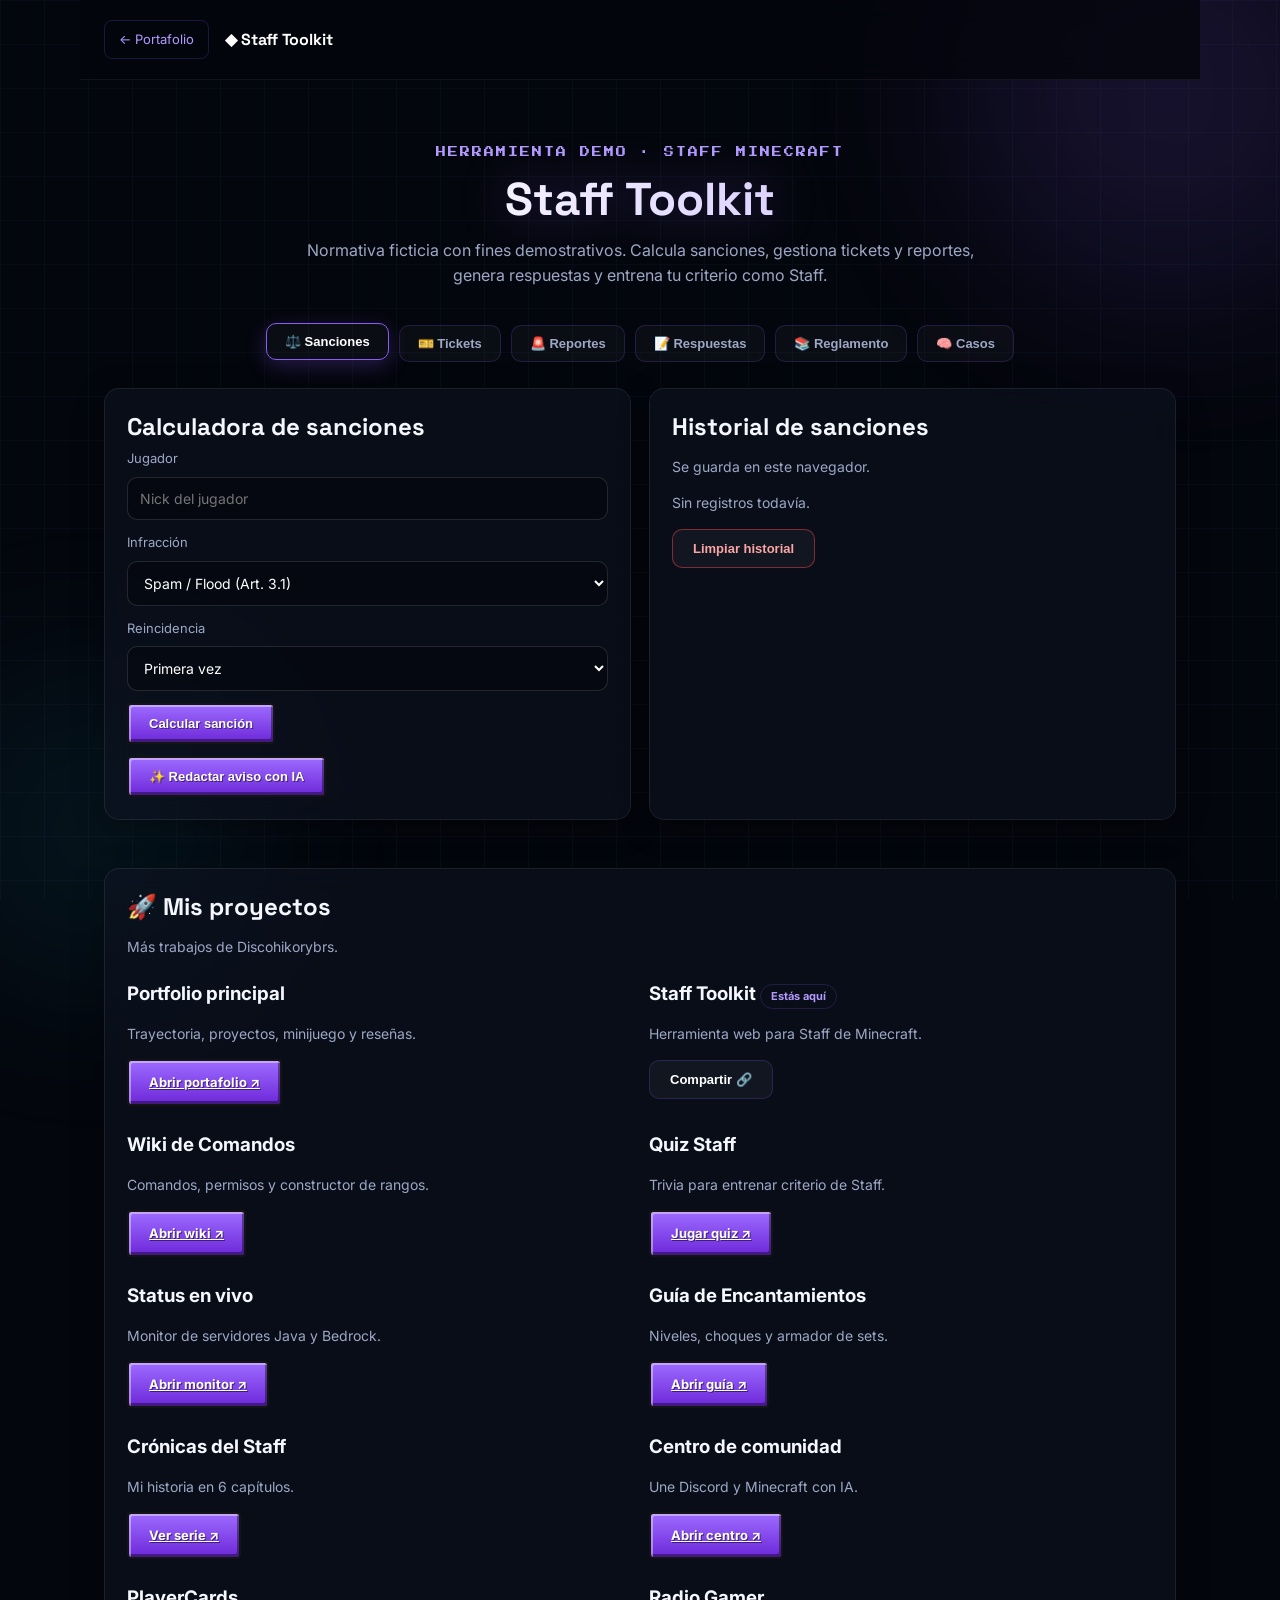
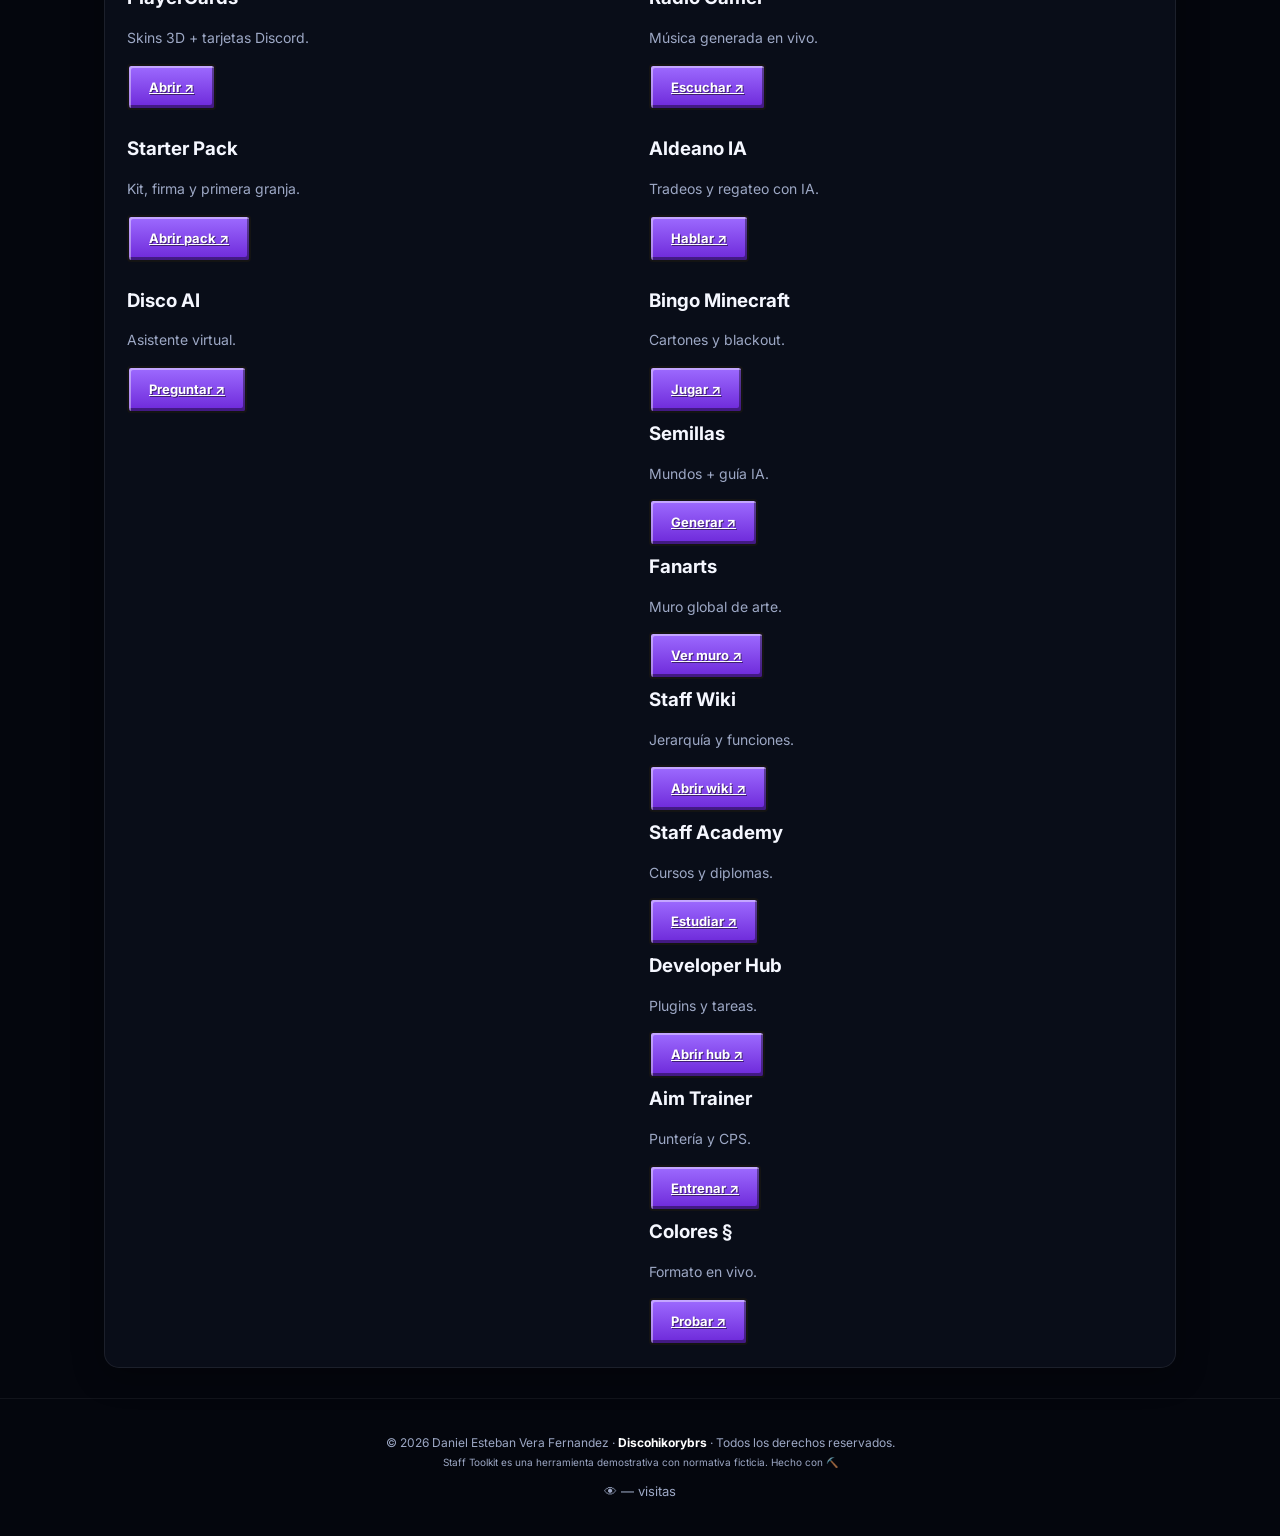
<file: staff-toolkit.html>
<!doctype html>
<html lang="es">
<head>
<meta charset="utf-8">
<meta name="theme-color" content="#04060d">
<link rel="dns-prefetch" href="https://fonts.gstatic.com">
<link rel="preconnect" href="https://fonts.gstatic.com" crossorigin>
<meta name="viewport" content="width=device-width,initial-scale=1">
<link rel="icon" href="data:image/svg+xml,%3Csvg%20xmlns%3D%27http%3A%2F%2Fwww.w3.org%2F2000%2Fsvg%27%20viewBox%3D%270%200%2064%2064%27%3E%3Crect%20width%3D%2764%27%20height%3D%2764%27%20rx%3D%2714%27%20fill%3D%27%231c1030%27%2F%3E%3Cpath%20d%3D%27M32%208%20L50%2014%20V30%20C50%2044%2042%2052%2032%2056%20C22%2052%2014%2044%2014%2030%20V14%20Z%27%20fill%3D%27%238b5cf6%27%2F%3E%3Cpolyline%20points%3D%2724%2C30%2030%2C36%2040%2C24%27%20fill%3D%27none%27%20stroke%3D%27%23fff%27%20stroke-width%3D%274%27%20stroke-linecap%3D%27round%27%20stroke-linejoin%3D%27round%27%2F%3E%3C%2Fsvg%3E">
<meta name="description" content="Staff Toolkit: herramienta demostrativa para Staff de servidores Minecraft. Calculadora de sanciones, tickets, reportes, respuestas, reglamento y casos prácticos.">
<title>Staff Toolkit — Discohikorybrs</title>
<link rel="preconnect" href="https://fonts.googleapis.com">
<link href="https://fonts.googleapis.com/css2?family=Inter:wght@400;500;600;700&family=Space+Grotesk:wght@600;700&family=Press+Start+2P&display=swap" rel="stylesheet">
<script src="https://js.puter.com/v2/"></script>
<style>
:root{--bg:#04060d;--panel:rgba(15,20,35,.55);--line:rgba(139,92,246,.2);--text:#f5f7ff;--muted:#9da8c5;--a:#8b5cf6;--a2:#b39aff}
*{box-sizing:border-box}html{scroll-behavior:smooth}
body{margin:0;background:var(--bg);color:var(--text);font-family:Inter,sans-serif;line-height:1.6}
header{max-width:1120px;margin:auto;padding:20px 24px;display:flex;align-items:center;gap:16px;position:sticky;top:0;z-index:50;background:rgba(4,6,13,.8);backdrop-filter:blur(14px);border-bottom:1px solid rgba(255,255,255,.06)}
.brand{font:700 16px 'Space Grotesk';color:#fff;text-decoration:none}
.back{color:var(--a2);text-decoration:none;font-size:13px;border:1px solid var(--line);padding:8px 14px;border-radius:8px}
.back:hover{border-color:var(--a)}
main{max-width:1120px;margin:auto;padding:24px}
.hero-t{text-align:center;padding:30px 0 10px}
.hero-t h1{font:700 clamp(28px,4.5vw,46px) 'Space Grotesk';margin:10px 0;background:linear-gradient(90deg,#fff 25%,#bca8ff);-webkit-background-clip:text;background-clip:text;color:transparent}
.eyebrow{color:var(--a2);font-size:10px;font-family:'Press Start 2P',monospace;letter-spacing:2px}
.lead{color:var(--muted);max-width:700px;margin:0 auto}
.tabs{display:flex;gap:10px;flex-wrap:wrap;justify-content:center;margin:26px 0}
.tab{padding:10px 18px;border:1px solid var(--line);border-radius:10px;background:rgba(255,255,255,.03);color:var(--muted);font-weight:700;font-size:13px;cursor:pointer}
.tab.active,.tab:hover{color:#fff;border-color:var(--a);box-shadow:0 6px 20px rgba(139,92,246,.25)}
.tool{display:none}
.tool.active{display:block;animation:fade .3s ease}
@keyframes fade{from{opacity:0;transform:translateY(8px)}to{opacity:1;transform:none}}
.glass{background:var(--panel);backdrop-filter:blur(16px);border:1px solid rgba(255,255,255,.08);border-radius:15px;box-shadow:0 8px 32px rgba(0,0,0,.3)}
.card{padding:22px;margin-bottom:18px}
.grid2{display:grid;grid-template-columns:1fr 1fr;gap:18px}
label{display:flex;flex-direction:column;gap:8px;font-size:13px;color:var(--muted);margin-bottom:12px}
input,select,textarea{font-family:inherit;color:#fff;background:rgba(0,0,0,.3);border:1px solid rgba(255,255,255,.12);border-radius:10px;padding:12px;outline:none;font-size:14px}
textarea{min-height:110px;resize:vertical}
.btn{padding:11px 20px;border:1px solid var(--line);border-radius:10px;font-size:13px;font-weight:700;color:#fff;background:rgba(255,255,255,.04);cursor:pointer;display:inline-flex;align-items:center;gap:8px}
.btn:hover{border-color:var(--a)}
.primary{background:linear-gradient(#9d6bff,#6d28d9);border:2px solid #141414;box-shadow:inset 2px 2px 0 rgba(255,255,255,.4),inset -2px -3px 0 rgba(0,0,0,.4);text-shadow:1px 1px 0 rgba(0,0,0,.5);border-radius:4px}
.primary:hover{filter:brightness(1.12)}
.danger{border-color:rgba(239,68,68,.5);color:#fca5a5}
.result{border-left:4px solid var(--a);padding:16px 20px;margin-top:14px}
.result b{color:#fff}
.pill{display:inline-block;font-size:11px;font-weight:700;padding:3px 10px;border-radius:20px;border:1px solid var(--line);color:var(--a2)}
.st-Pendiente{color:#fbbf24;border-color:#fbbf24}
.st-Proceso{color:#60a5fa;border-color:#60a5fa}
.st-Resuelto,.st-Archivado{color:#34d399;border-color:#34d399}
.st-Pruebas{color:#f472b6;border-color:#f472b6}
.st-Escalado{color:#f87171;border-color:#f87171}
.prio-Alta{color:#f87171;border-color:#f87171}
.prio-Media{color:#fbbf24;border-color:#fbbf24}
.prio-Baja{color:#34d399;border-color:#34d399}
.rowbtns{display:flex;gap:8px;flex-wrap:wrap;margin-top:12px}
.ai-slot{margin-top:10px}
.ai-slot:empty{display:none}
.visits{margin-top:10px;font-size:13px;color:var(--muted)}
/* ===== Decoración visual ===== */
.bg-grid{position:fixed;inset:0;z-index:-2;opacity:.14;background-image:linear-gradient(#293354 1px,transparent 1px),linear-gradient(90deg,#293354 1px,transparent 1px);background-size:44px 44px}
.glow{position:fixed;border-radius:50%;filter:blur(90px);z-index:-1;pointer-events:none;opacity:.55}
.glow.g1{width:420px;height:420px;top:-120px;right:-100px;background:rgba(139,92,246,.25);animation:drift 14s ease-in-out infinite alternate}
.glow.g2{width:340px;height:340px;bottom:-100px;left:-80px;background:rgba(34,211,238,.13);animation:drift 18s ease-in-out infinite alternate-reverse}
@keyframes drift{to{transform:translate(-40px,50px)}}
#embers{position:fixed;inset:0;z-index:1;pointer-events:none;overflow:hidden}
.ember{position:absolute;bottom:-12px;border-radius:50%;background:radial-gradient(circle,#ddd6fe 10%,#8b5cf6 55%,transparent 72%);animation:rise linear infinite;opacity:.7}
@keyframes rise{to{transform:translateY(-112vh);opacity:0}}
.spot{position:relative;overflow:hidden}
.spot::after{content:"";position:absolute;inset:0;background:radial-gradient(200px circle at var(--mx,50%) var(--my,50%),rgba(167,139,250,.30),transparent 70%);opacity:0;transition:opacity .25s ease;pointer-events:none}
.spot:hover::after{opacity:1}
.card{transition:transform .3s ease,border-color .3s ease,box-shadow .3s ease}
.card:hover{transform:translateY(-3px);border-color:rgba(139,92,246,.45);box-shadow:0 14px 40px rgba(139,92,246,.18)}
.reveal{opacity:0;transform:translateY(24px);transition:opacity .6s ease,transform .6s ease}
.reveal.visible{opacity:1;transform:none}
.hero-t h1{filter:drop-shadow(0 0 24px rgba(139,92,246,.35))}
.tab{transition:all .25s ease}
.tab.active{transform:translateY(-2px)}
@media (prefers-reduced-motion:reduce){.glow,.ember{animation:none !important}.reveal{opacity:1;transform:none}}
.hist-item{display:flex;justify-content:space-between;gap:10px;padding:10px 0;border-bottom:1px solid rgba(255,255,255,.06);font-size:13px}
.hist-item small{color:var(--muted)}
.opt{display:block;width:100%;text-align:left;margin:8px 0;padding:12px 14px;border-radius:10px;border:1px solid var(--line);background:rgba(255,255,255,.03);color:var(--text);cursor:pointer;font-size:14px}
.opt:hover:not(:disabled){border-color:var(--a)}
.opt.ok{border-color:#34d399;background:rgba(52,211,153,.08)}
.opt.bad{border-color:#f87171;background:rgba(248,113,113,.08)}
.opt:disabled{cursor:default;opacity:.85}
.why{font-size:13px;color:var(--muted);margin:4px 0 10px}
.best{border-left:4px solid #34d399;padding:12px 16px;font-size:13px;margin-top:10px}
h2.st{font:700 24px 'Space Grotesk';margin:0 0 6px}
.muted{color:var(--muted);font-size:14px}
pre.tpl{white-space:pre-wrap;background:rgba(0,0,0,.35);border:1px solid rgba(255,255,255,.1);border-radius:10px;padding:16px;font-size:13px;font-family:inherit}
footer{text-align:center;padding:34px 20px;color:var(--muted);font-size:12px;border-top:1px solid rgba(255,255,255,.06);margin-top:30px}
footer strong{color:#fff}
@media(max-width:760px){.grid2{grid-template-columns:1fr}}
</style>
</head>
<body>
<div class="bg-grid" aria-hidden="true"></div><div class="glow g1" aria-hidden="true"></div><div class="glow g2" aria-hidden="true"></div><div id="embers" aria-hidden="true"></div>
<header>
  <a class="back" href="https://discohikory.github.io/Portafolio/">← Portafolio</a>
  <a class="brand" href="#">◆ Staff Toolkit</a>
</header>
<main>
  <div class="hero-t">
    <p class="eyebrow">HERRAMIENTA DEMO · STAFF MINECRAFT</p>
    <h1>Staff Toolkit</h1>
    <p class="lead">Normativa ficticia con fines demostrativos. Calcula sanciones, gestiona tickets y reportes, genera respuestas y entrena tu criterio como Staff.</p>
  </div>
  <nav class="tabs" id="tabs">
    <button class="tab active" data-t="sanc">⚖️ Sanciones</button>
    <button class="tab" data-t="tick">🎫 Tickets</button>
    <button class="tab" data-t="rep">🚨 Reportes</button>
    <button class="tab" data-t="gen">📝 Respuestas</button>
    <button class="tab" data-t="reg">📚 Reglamento</button>
    <button class="tab" data-t="cas">🧠 Casos</button>
  </nav>

  <section class="tool active" id="t-sanc">
    <div class="grid2">
      <div class="card glass">
        <h2 class="st">Calculadora de sanciones</h2>
        <label>Jugador<input id="sancUser" maxlength="30" placeholder="Nick del jugador"></label>
        <label>Infracción<select id="sancRule"></select></label>
        <label>Reincidencia<select id="sancRep"><option value="0">Primera vez</option><option value="1">Segunda vez</option><option value="2">Tercera vez o más</option></select></label>
        <button class="btn primary" id="sancGo">Calcular sanción</button>
        <div class="result glass" id="sancOut" style="display:none"></div>
        <div class="rowbtns"><button class="btn" id="sancReg" style="display:none">Registrar en historial</button><button type="button" class="btn primary" id="aiSancGo">✨ Redactar aviso con IA</button></div>
        <div class="ai-slot" id="asanc"></div>
      </div>
      <div class="card glass">
        <h2 class="st">Historial de sanciones</h2>
        <p class="muted">Se guarda en este navegador.</p>
        <div id="sancHist"></div>
        <div class="rowbtns"><button class="btn danger" id="sancClear">Limpiar historial</button></div>
      </div>
    </div>
  </section>

  <section class="tool" id="t-tick">
    <div class="card glass"><h2 class="st">Simulador de tickets</h2><p class="muted">Tickets ficticios. Avanza su estado como lo haría un Staff.</p></div>
    <div id="tickList"></div>
  </section>

  <section class="tool" id="t-rep">
    <div class="card glass"><h2 class="st">Simulador de reportes</h2><p class="muted">Evalúa la evidencia y decide: archivar, pedir pruebas o escalar.</p></div>
    <div id="repList"></div>
  </section>

  <section class="tool" id="t-gen">
    <div class="grid2">
      <div class="card glass">
        <h2 class="st">Generador de respuestas</h2>
        <label>Tipo<select id="genType"><option value="ticket">Ticket</option><option value="reporte">Reporte</option><option value="apelacion">Apelación</option><option value="advertencia">Advertencia</option></select></label>
        <label>Jugador<input id="genUser" maxlength="30" placeholder="Nick del jugador"></label>
        <label>Motivo / asunto<input id="genMotivo" maxlength="80" placeholder="Ej. uso de hacks"></label>
        <div id="genDyn"></div>
        <button class="btn primary" id="genGo">Generar respuesta</button>
      </div>
      <div class="card glass">
        <h2 class="st">Vista previa</h2>
        <pre class="tpl" id="genOut">Completa los campos y genera tu respuesta…</pre>
        <div class="rowbtns"><button class="btn" id="genCopy">Copiar texto</button></div>
      </div>
    </div>
    <div class="card glass" style="margin-top:18px">
      <h2 class="st">🤖 Asistente IA</h2>
      <p class="muted">Respuesta rápida, corrección de tu borrador o mensaje de seguimiento. Usa los campos de arriba como contexto. Servicio gratuito: puede tardar unos segundos y tiene límite diario.</p>
      <label>Acción<select id="aiAction"><option value="rapida">Respuesta rápida</option><option value="mejorar">Corregir y mejorar mi borrador</option><option value="seguimiento">Mensaje de seguimiento</option></select></label>
      <label>Borrador (solo para corregir)<textarea id="aiDraft" maxlength="800" placeholder="Pega aquí tu borrador..."></textarea></label>
      <div class="rowbtns"><button class="btn primary" id="aiGo">Generar con IA ✨</button><button class="btn" id="aiUse" style="display:none">Usar este texto</button></div>
      <small id="aiStatus" class="muted"></small>
      <pre class="tpl" id="aiOut" style="display:none"></pre>
    </div>
  </section>

  <section class="tool" id="t-reg">
    <div class="card glass"><h2 class="st">Reglamento (ficticio)</h2><p class="muted">Normativa de ejemplo generada desde los mismos datos de la calculadora.</p></div>
    <div id="regList"></div>
  </section>

  <section class="tool" id="t-cas">
    <div class="card glass"><h2 class="st">Casos de Staff</h2><p class="muted">Lee la situación, elige cómo actuar y compara con la buena práctica. Puntos: <b id="caseScore">0</b></p></div>
    <div id="caseList"></div>
  </section>
</main>
<section style="max-width:1120px;margin:6px auto 0;padding:0 24px">
  <div class="card glass">
    <h2 class="st">🚀 Mis proyectos</h2>
    <p class="muted">Más trabajos de Discohikorybrs.</p>
    <div class="grid2">
      <div>
        <h3 style="margin:6px 0">Portfolio principal</h3>
        <p class="muted">Trayectoria, proyectos, minijuego y reseñas.</p>
        <div class="rowbtns"><a class="btn primary" href="https://discohikory.github.io/Portafolio/">Abrir portafolio ↗</a></div>
      </div>
      <div>
        <h3 style="margin:6px 0">Staff Toolkit <span class="pill">Estás aquí</span></h3>
        <p class="muted">Herramienta web para Staff de Minecraft.</p>
        <div class="rowbtns"><button type="button" class="btn" id="shareBtn">Compartir 🔗</button></div>
      </div>
      <div>
        <h3 style="margin:6px 0">Wiki de Comandos</h3>
        <p class="muted">Comandos, permisos y constructor de rangos.</p>
        <div class="rowbtns"><a class="btn primary" href="https://discohikory.github.io/Wiki-Comandos/">Abrir wiki ↗</a></div>
      </div>
      <div>
        <h3 style="margin:6px 0">Quiz Staff</h3>
        <p class="muted">Trivia para entrenar criterio de Staff.</p>
        <div class="rowbtns"><a class="btn primary" href="https://discohikory.github.io/Quiz-Staff/">Jugar quiz ↗</a></div>
      </div>
      <div>
        <h3 style="margin:6px 0">Status en vivo</h3>
        <p class="muted">Monitor de servidores Java y Bedrock.</p>
        <div class="rowbtns"><a class="btn primary" href="https://discohikory.github.io/Server-Status/">Abrir monitor ↗</a></div>
      </div>
      <div>
        <h3 style="margin:6px 0">Guía de Encantamientos</h3>
        <p class="muted">Niveles, choques y armador de sets.</p>
        <div class="rowbtns"><a class="btn primary" href="https://discohikory.github.io/Guia-Encantamientos/">Abrir guía ↗</a></div>
      </div>
      <div>
        <h3 style="margin:6px 0">Crónicas del Staff</h3>
        <p class="muted">Mi historia en 6 capítulos.</p>
        <div class="rowbtns"><a class="btn primary" href="https://discohikory.github.io/Cronicas/">Ver serie ↗</a></div>
      </div>
      <div>
        <h3 style="margin:6px 0">Centro de comunidad</h3>
        <p class="muted">Une Discord y Minecraft con IA.</p>
        <div class="rowbtns"><a class="btn primary" href="https://discohikory.github.io/Comunidad/">Abrir centro ↗</a></div>
      </div>
      <div>
        <h3 style="margin:6px 0">PlayerCards</h3>
        <p class="muted">Skins 3D + tarjetas Discord.</p>
        <div class="rowbtns"><a class="btn primary" href="https://discohikory.github.io/PlayerCards/">Abrir ↗</a></div>
      </div>
      <div>
        <h3 style="margin:6px 0">Radio Gamer</h3>
        <p class="muted">Música generada en vivo.</p>
        <div class="rowbtns"><a class="btn primary" href="https://discohikory.github.io/Radio-Gamer/">Escuchar ↗</a></div>
      </div>
      <div>
        <h3 style="margin:6px 0">Starter Pack</h3>
        <p class="muted">Kit, firma y primera granja.</p>
        <div class="rowbtns"><a class="btn primary" href="https://discohikory.github.io/Starter-Pack/">Abrir pack ↗</a></div>
      </div>
      <div>
        <h3 style="margin:6px 0">Aldeano IA</h3>
        <p class="muted">Tradeos y regateo con IA.</p>
        <div class="rowbtns"><a class="btn primary" href="https://discohikory.github.io/Aldeano-IA/">Hablar ↗</a></div>
      </div>
      <div>
        <h3 style="margin:6px 0">Disco AI</h3>
        <p class="muted">Asistente virtual.</p>
        <div class="rowbtns"><a class="btn primary" href="https://discohikory.github.io/Disco-AI/">Preguntar ↗</a></div>
      </div>
      <div>
        <h3 style="margin:6px 0">Bingo Minecraft</h3>
        <p class="muted">Cartones y blackout.</p>
        <div class="rowbtns"><a class="btn primary" href="https://discohikory.github.io/Bingo-MC/">Jugar ↗</a></div>
      <div>
        <h3 style="margin:6px 0">Semillas</h3>
        <p class="muted">Mundos + guía IA.</p>
        <div class="rowbtns"><a class="btn primary" href="https://discohikory.github.io/Semillas/">Generar ↗</a></div>
      </div>
      <div>
        <h3 style="margin:6px 0">Fanarts</h3>
        <p class="muted">Muro global de arte.</p>
        <div class="rowbtns"><a class="btn primary" href="https://discohikory.github.io/Fanarts/">Ver muro ↗</a></div>
      </div>
      <div>
        <h3 style="margin:6px 0">Staff Wiki</h3>
        <p class="muted">Jerarquía y funciones.</p>
        <div class="rowbtns"><a class="btn primary" href="https://discohikory.github.io/Staff-Wiki/">Abrir wiki ↗</a></div>
      </div>
      <div>
        <h3 style="margin:6px 0">Staff Academy</h3>
        <p class="muted">Cursos y diplomas.</p>
        <div class="rowbtns"><a class="btn primary" href="https://discohikory.github.io/Staff-Academy/">Estudiar ↗</a></div>
      </div>
      <div>
        <h3 style="margin:6px 0">Developer Hub</h3>
        <p class="muted">Plugins y tareas.</p>
        <div class="rowbtns"><a class="btn primary" href="https://discohikory.github.io/Developer-Hub/">Abrir hub ↗</a></div>
      </div>
      <div>
        <h3 style="margin:6px 0">Aim Trainer</h3>
        <p class="muted">Puntería y CPS.</p>
        <div class="rowbtns"><a class="btn primary" href="https://discohikory.github.io/Aim-Trainer/">Entrenar ↗</a></div>
      </div>
      <div>
        <h3 style="margin:6px 0">Colores §</h3>
        <p class="muted">Formato en vivo.</p>
        <div class="rowbtns"><a class="btn primary" href="https://discohikory.github.io/Colores-MC/">Probar ↗</a></div>
      </div>
      </div>
    </div>
  </div>
</section>
<footer>© 2026 Daniel Esteban Vera Fernandez · <strong>Discohikorybrs</strong> · Todos los derechos reservados.<br><small>Staff Toolkit es una herramienta demostrativa con normativa ficticia. Hecho con ⛏️</small><div class="visits">👁 <span id="visitCount">…</span> visitas</div></footer>

<script>
// ============ DATOS (normativa ficticia) ============
const RULES = [
 {cat:"A · Faltas leves", arts:[
  {id:"spam", name:"Spam / Flood", s:["Advertencia verbal","Mute 30 minutos","Mute 2 horas"], art:"Art. 3.1", ex:"Repetir el mismo mensaje 3 o más veces."},
  {id:"caps", name:"Mayúsculas excesivas", s:["Aviso en chat","Mute 15 minutos","Mute 1 hora"], art:"Art. 3.2", ex:"Escribir mensajes completos en mayúsculas."},
  {id:"offtopic", name:"Off-topic reiterado", s:["Aviso","Mute 15 minutos","Mute 45 minutos"], art:"Art. 3.3", ex:"Conversar fuera del canal indicado tras un aviso."}
 ]},
 {cat:"B · Faltas medias", arts:[
  {id:"insulto", name:"Insultos / faltas de respeto", s:["Mute 1 hora","Mute 12 horas","Mute 3 días"], art:"Art. 5.1", ex:"Insultar o menospreciar a otro jugador."},
  {id:"publi", name:"Publicidad de otros servidores", s:["Mute 2 h + borrar mensaje","Mute 1 día","Ban 7 días"], art:"Art. 5.2", ex:"Compartir IPs, nombres o invites."},
  {id:"tptrap", name:"TP-trap / TPA-kill", s:["Ban 1 día + devolución","Ban 3 días","Ban 15 días"], art:"Art. 5.3", ex:"Matar a quien aceptó tu teleport."},
  {id:"grief", name:"Griefing menor", s:["Advertencia + reparación","Ban 1 día","Ban 7 días"], art:"Art. 5.4", ex:"Romper construcciones pequeñas ajenas."}
 ]},
 {cat:"C · Faltas graves", arts:[
  {id:"hacks", name:"Hacks / clientes ilegales", s:["Ban 7 días","Ban 30 días","Ban permanente"], art:"Art. 7.1", ex:"KillAura, Fly, X-Ray, macros de combate."},
  {id:"odio", name:"Discriminación / discursos de odio", s:["Ban 14 días","Ban 30 días","Ban permanente"], art:"Art. 7.2", ex:"Insultos racistas, homófobos o similares."},
  {id:"griefg", name:"Griefing mayor", s:["Ban 7 días + rollback","Ban 30 días","Ban permanente"], art:"Art. 7.3", ex:"Destruir zonas amplias o con protección."},
  {id:"dox", name:"Doxxing / amenazas reales", s:["Ban permanente","Ban permanente","Ban permanente"], art:"Art. 7.4", ex:"Publicar datos personales o amenazar fuera del juego."},
  {id:"bypass", name:"Evadir sanción (multicuenta)", s:["Ban permanente","Ban permanente","Ban permanente"], art:"Art. 7.5", ex:"Entrar con otra cuenta estando sancionado."}
 ]}
];
const ALL_ARTS = RULES.flatMap(c => c.arts.map(a => ({...a, cat: c.cat})));
const TICKETS = [
 {u:"xX_Dragon_Xx", subject:"No puedo entrar al servidor", msg:"Me sale 'Connection refused' desde ayer en la noche. Mi internet va bien.", pr:"Alta"},
 {u:"MinaCraftPro", subject:"Me robaron mis diamantes", msg:"Dejé mis cosas en un cofre sin protección y desaparecieron. ¿Me los devuelven?", pr:"Media"},
 {u:"SrLobo_99", subject:"Apelo mi mute", msg:"Me mutearon por spam pero fue mi hermano pequeño usando mi cuenta.", pr:"Media"},
 {u:"LunaBuilds", subject:"Sugerencia de minijuego", msg:"¿Podrían agregar BedWars los fines de semana? Mucha gente lo pide.", pr:"Baja"},
 {u:"TomasPvP", subject:"Posible hacker en survival", msg:"El jugador Dark_Slayer cruza el mapa volando. Tengo video.", pr:"Alta"}
];
const REPORTS = [
 {rep:"Dark_Slayer", by:"TomasPvP", reason:"Posible Fly en survival", ev:"Video de 40 s donde cruza el mapa sin tocar el suelo.", hist:0},
 {rep:"Kevin_R", by:"LunaBuilds", reason:"Griefing en su parcela", ev:"Capturas del antes/después + registro de cofres.", hist:1},
 {rep:"Anon_77", by:"SrLobo_99", reason:"Insultos por chat", ev:"Solo testimonio, sin capturas ni testigos.", hist:2},
 {rep:"MegaSteve", by:"xX_Dragon_Xx", reason:"TP-trap", ev:"Chat donde acepta el TP y muere al instante.", hist:0}
];
const CASES = [
 {t:"Hacks sin evidencia suficiente", s:"Un jugador acusa a otro de usar hacks, pero no hay video ni logs concluyentes.",
  opts:[
   {t:"Banearlo de inmediato para dar ejemplo.", ok:false, why:"Sin evidencia, un ban es injusto y daña la credibilidad del Staff."},
   {t:"Pedir pruebas al reportante y vigilar al sospechoso en modo invisible.", ok:true, why:"Correcto: se actúa con prudencia, se recaba evidencia y se evita sancionar a un inocente."},
   {t:"Ignorar el reporte por falta de pruebas.", ok:false, why:"Archivar sin seguimiento deja pasar un posible infractor real."}],
  best:"Toda sanción grave exige evidencia. Registra el reporte, solicita pruebas y observa antes de actuar."},
 {t:"Tu amigo rompe las reglas", s:"Un amigo tuyo del servidor hace publicidad de otro servidor en el chat general.",
  opts:[
   {t:"Perdonarlo porque es tu amigo.", ok:false, why:"El favoritismo destruye la confianza de la comunidad en el Staff."},
   {t:"Aplicar la sanción que corresponda y explicarle en privado.", ok:true, why:"Correcto: la normativa aplica a todos por igual, y en privado cuidas la relación."},
   {t:"Pedirle a otro Staff que lo sancione para no quedar mal.", ok:false, why:"Evadir tu responsabilidad no es liderazgo; además el resultado es el mismo."}],
  best:"La imparcialidad no es negociable: mismo trato para amigos y desconocidos."},
 {t:"Insulto en caliente con disculpa", s:"Dos jugadores se insultan tras perder un PvP, pero uno se disculpa de inmediato y borra sus mensajes.",
  opts:[
   {t:"Ban permanente a los dos.", ok:false, why:"Desproporcionado: la norma busca corregir, no castigar por castigar."},
   {t:"Mute leve + mediar entre ambos.", ok:true, why:"Correcto: sanción proporcional, mediación y cierre del conflicto."},
   {t:"No hacer nada porque ya se disculpó.", ok:false, why:"Sin registro ni aviso, la conducta se repite. Al menos deja constancia."}],
  best:"Proporcionalidad: la sanción debe ajustarse a la gravedad y al contexto."},
 {t:"Griefing con logs claros", s:"Los registros muestran que un jugador rompió 200 bloques de una parcela protegida.",
  opts:[
   {t:"Pedir más pruebas a la víctima.", ok:false, why:"Los logs ya son evidencia suficiente; pedir más solo retrasa la solución."},
   {t:"Sancionar según normativa + rollback de la zona.", ok:true, why:"Correcto: evidencia sólida, sanción tipificada y reparación del daño."},
   {t:"Solo advertirle para no perder un jugador activo.", ok:false, why:"La impunidad invita a repetir y molesta a la víctima."}],
  best:"Con evidencia sólida se actúa rápido: sanción + reparación + registro."}
];
const STAFF = "Discohikorybrs";
const store = {
  get:(k,f)=>{try{const v=localStorage.getItem(k);return v?JSON.parse(v):f}catch(e){return f}},
  set:(k,v)=>{try{localStorage.setItem(k,JSON.stringify(v))}catch(e){}}
};
const esc = v => {const d=document.createElement('div');d.textContent=v;return d.innerHTML};

// ============ TABS ============
document.querySelectorAll('#tabs .tab').forEach(b=>b.addEventListener('click',()=>{
  document.querySelectorAll('#tabs .tab').forEach(x=>x.classList.remove('active'));
  document.querySelectorAll('.tool').forEach(x=>x.classList.remove('active'));
  b.classList.add('active');
  document.getElementById('t-'+b.dataset.t).classList.add('active');
  revealActive();
}));

// ============ 1. CALCULADORA ============
const sancRule=document.getElementById('sancRule');
RULES.forEach(c=>{
  const g=document.createElement('optgroup');g.label=c.cat;
  c.arts.forEach(a=>{const o=document.createElement('option');o.value=a.id;o.textContent=`${a.name} (${a.art})`;g.appendChild(o)});
  sancRule.appendChild(g);
});
let lastCalc=null;
document.getElementById('sancGo').addEventListener('click',()=>{
  const a=ALL_ARTS.find(x=>x.id===sancRule.value);
  const r=Number(document.getElementById('sancRep').value);
  const user=document.getElementById('sancUser').value.trim()||"—";
  lastCalc={user,rule:a.name,art:a.art,san:a.s[r],rep:["Primera vez","Segunda vez","Tercera vez o más"][r],date:new Date().toLocaleString('es-CO')};
  const out=document.getElementById('sancOut');
  out.style.display='block';
  out.innerHTML=`<b>Sanción sugerida: ${esc(a.s[r])}</b><br><small>Jugador: ${esc(user)} · ${esc(a.cat)} · ${esc(a.art)} · ${esc(lastCalc.rep)}<br>Ejemplo: ${esc(a.ex)}</small>`;
  document.getElementById('sancReg').style.display='inline-flex';
});
function paintHist(){
  const h=store.get('stk_hist',[]);
  document.getElementById('sancHist').innerHTML=h.length?h.map((x,i)=>`<div class="hist-item"><span><b>${esc(x.san)}</b> → ${esc(x.user)} <small>(${esc(x.rule)} · ${esc(x.rep)})</small></span><button class="btn danger" data-h="${i}" style="padding:4px 10px">✕</button></div>`).join(''):'<p class="muted">Sin registros todavía.</p>';
}
document.getElementById('sancReg').addEventListener('click',()=>{
  if(!lastCalc)return;
  const h=store.get('stk_hist',[]);h.unshift(lastCalc);store.set('stk_hist',h.slice(0,50));paintHist();
});
document.getElementById('sancClear').addEventListener('click',()=>{if(confirm('¿Limpiar historial?')){store.set('stk_hist',[]);paintHist()}});
paintHist();

// ============ 2. TICKETS ============
const TSTATES=["Pendiente","En proceso","Resuelto"];
const TCLS=["st-Pendiente","st-Proceso","st-Resuelto"];
function paintTickets(){
  const st=store.get('stk_tick',{});
  document.getElementById('tickList').innerHTML=TICKETS.map((t,i)=>{
    const s=st[i]||0;
    return `<div class="card glass"><div><span class="pill ${TCLS[s]}">${TSTATES[s]}</span> <span class="pill prio-${t.pr}">${t.pr}</span></div>
    <h2 class="st" style="margin-top:8px">${esc(t.subject)}</h2>
    <p class="muted">De: <b>${esc(t.u)}</b></p><p>${esc(t.msg)}</p>
    <div class="rowbtns">${s<2?`<button type="button" class="btn primary" data-tk="${i}">Avanzar estado →</button>`:''}<button type="button" class="btn" data-tkr="${i}">Reiniciar demo</button><button type="button" class="btn" data-atk="${i}">✨ Sugerir respuesta</button></div><div class="ai-slot" id="atk-${i}"></div></div>`;
  }).join('');
}
paintTickets();

// ============ 3. REPORTES ============
const RSTATES={arch:"Archivado",pruebas:"Esperando pruebas",esc:"Escalado"};
const RCLS={arch:"st-Archivado",pruebas:"st-Pruebas",esc:"st-Escalado"};
function paintReports(){
  const st=store.get('stk_rep',{});
  document.getElementById('repList').innerHTML=REPORTS.map((r,i)=>{
    const s=st[i];
    return `<div class="card glass"><div>${s?`<span class="pill ${RCLS[s]}">${RSTATES[s]}</span>`:'<span class="pill st-Pendiente">Pendiente</span>'} <span class="pill">Historial: ${r.hist}</span></div>
    <h2 class="st" style="margin-top:8px">${esc(r.rep)} <small class="muted">reportado por ${esc(r.by)}</small></h2>
    <p><b>Motivo:</b> ${esc(r.reason)}</p><p><b>Evidencia:</b> ${esc(r.ev)}</p>
    <div class="rowbtns"><button type="button" class="btn" data-rp="arch|${i}">Archivar</button><button type="button" class="btn" data-rp="pruebas|${i}">Solicitar pruebas</button><button type="button" class="btn danger" data-rp="esc|${i}">Escalar</button><button type="button" class="btn" data-arp="${i}">🔍 Análisis IA</button></div><div class="act-out" id="ract-${i}" style="margin-top:10px"></div><div class="ai-slot" id="arp-${i}"></div></div>`;
  }).join('');
}
paintReports();

// ============ 4. GENERADOR ============
const TPL={
 ticket:(u,m,e)=>`Hola ${u},\n\nGracias por contactarnos. Revisamos tu caso sobre "${m}" y te confirmamos lo siguiente: ${e}.\n\nSi necesitas algo más, responde a este mismo ticket.\n\nAtentamente,\n${STAFF} · Equipo Staff`,
 reporte:(u,m,e)=>`Hola ${u},\n\nRecibimos un reporte relacionado contigo por "${m}". Tras revisar la evidencia, esta es nuestra decisión: ${e}.\n\nPuedes apelar esta decisión abriendo un ticket.\n\nAtentamente,\n${STAFF} · Equipo Staff`,
 apelacion:(u,m,dec,e)=>{
  if(dec==="aceptada")return `Hola ${u},\n\nRevisamos tu apelación sobre "${m}". Decisión: ACEPTADA. La sanción queda levantada y tu historial reflejará la corrección.\n\nGracias por usar los canales adecuados para apelar.\n\nAtentamente,\n${STAFF} · Equipo Staff`;
  if(dec==="reducida")return `Hola ${u},\n\nRevisamos tu apelación sobre "${m}". Decisión: ACEPTADA PARCIALMENTE. Tu sanción se reduce a: ${e}.\n\nEsperamos no volver a verte por aquí por estos motivos.\n\nAtentamente,\n${STAFF} · Equipo Staff`;
  return `Hola ${u},\n\nRevisamos tu apelación sobre "${m}". Decisión: RECHAZADA. La evidencia confirma lo ocurrido y la sanción se mantiene.\n\nPodrás volver a apelar cuando cumplas la sanción, aportando pruebas nuevas.\n\nAtentamente,\n${STAFF} · Equipo Staff`;
 },
 advertencia:(u,m,e)=>`Hola ${u},\n\nEsto es una advertencia formal por "${m}". Si la conducta continúa, ocurrirá lo siguiente: ${e}.\n\nEvita más sanciones jugando según el reglamento.\n\nAtentamente,\n${STAFF} · Equipo Staff`
};
const DYNCONF={
 ticket:{label:"Resolución",ph:"Ej. se devolvieron tus items"},
 reporte:{label:"Medida aplicada",ph:"Ej. mute de 12 horas al acusado"},
 apelacion:{label:"Decisión",dec:true},
 advertencia:{label:"Consecuencia si reincide",ph:"Ej. mute de 1 hora"}
};
function renderDyn(){
  const t=document.getElementById('genType').value;
  const c=DYNCONF[t];
  const box=document.getElementById('genDyn');
  if(c.dec){
    box.innerHTML=`<label>Decisión<select id="genDec"><option value="aceptada">Aceptada (se levanta la sanción)</option><option value="reducida">Aceptada parcial (se reduce)</option><option value="rechazada">Rechazada (se mantiene)</option></select></label><label>Nueva sanción (solo si se reduce)<input id="genExtra" maxlength="80" placeholder="Ej. mute de 1 hora"></label>`;
  }else{
    box.innerHTML=`<label>${c.label}<input id="genExtra" maxlength="80" placeholder="${c.ph}"></label>`;
  }
}
document.getElementById('genType').addEventListener('change',renderDyn);
renderDyn();
document.getElementById('genGo').addEventListener('click',()=>{
  const t=document.getElementById('genType').value;
  const u=document.getElementById('genUser').value.trim()||"[jugador]";
  const m=document.getElementById('genMotivo').value.trim()||"[motivo]";
  const decEl=document.getElementById('genDec');
  const dec=decEl?decEl.value:"";
  const e=document.getElementById('genExtra').value.trim()||(t==="apelacion"&&dec==="reducida"?"[nueva sanción]":"[detalle]");
  document.getElementById('genOut').textContent=t==="apelacion"?TPL[t](u,m,dec,e):TPL[t](u,m,e);
});
// ============ 4b. ASISTENTE IA (Puter.js → Pollinations) ============
function aiExtract(r){
  if(!r)return "";
  if(typeof r==="string")return r;
  const m=r.message&&r.message.content;
  if(typeof m==="string")return m;
  if(Array.isArray(m))return m.map(p=>typeof p==="string"?p:(p.text||"")).join("");
  return r.text||r.output||"";
}
async function aiChat(prompt){
  try{
    if(window.puter&&puter.ai&&puter.ai.chat){
      const t=aiExtract(await puter.ai.chat(prompt));
      if(t&&t.trim())return{text:t.trim(),via:"Puter.js"};
    }
  }catch(e){console.warn("Puter falló, probando respaldo:",e)}
  const res=await fetch("https://text.pollinations.ai/"+encodeURIComponent(prompt));
  if(!res.ok)throw new Error("HTTP "+res.status);
  const t=(await res.text()).trim();
  if(!t)throw new Error("vacío");
  return{text:t,via:"Pollinations"};
}
document.getElementById('aiGo').addEventListener('click',async()=>{
  const act=document.getElementById('aiAction').value;
  const u=document.getElementById('genUser').value.trim()||"[jugador]";
  const m=document.getElementById('genMotivo').value.trim()||"[motivo]";
  const e=document.getElementById('genExtra').value.trim()||"[detalle]";
  const t=document.getElementById('genType').selectedOptions[0].textContent;
  const d=document.getElementById('aiDraft').value.trim();
  const decEl=document.getElementById('genDec');
  const decTxt=decEl?` Decisión tomada: ${decEl.selectedOptions[0].textContent}.`:"";
  let prompt="";
  if(act==="mejorar"){
    if(d.length<5){document.getElementById('aiStatus').textContent="Pega primero tu borrador. ✍️";return}
    prompt=`Corrige ortografía y gramática y mejora el tono a profesional y cordial (staff de servidor Minecraft, español neutro, breve, sin rodeos). Devuelve SOLO el texto mejorado, sin explicaciones:\n\n${d}`;
  }else if(act==="seguimiento"){
    prompt=`Redacta un mensaje breve de seguimiento de Staff de Minecraft (español neutro, cordial, máximo 80 palabras) para el jugador ${u} sobre su caso de "${m}" (${t}). Invita a responder si necesita más ayuda. Firma: ${STAFF}. Devuelve SOLO el mensaje.`;
  }else{
    prompt=`Redacta una respuesta profesional breve de Staff de servidor Minecraft (español neutro, cordial, máximo 120 palabras). Tipo: ${t}. Jugador: ${u}. Motivo: ${m}. Detalle: ${e}.${decTxt} Debe tener lógica interna (una apelación aceptada levanta la sanción; una rechazada la mantiene). Firma: ${STAFF}. Devuelve SOLO la respuesta.`;
  }
  const btn=document.getElementById('aiGo'),st=document.getElementById('aiStatus'),out=document.getElementById('aiOut');
  btn.disabled=true;st.textContent="Generando con IA… ⏳";out.style.display='none';
  document.getElementById('aiUse').style.display='none';
  try{
    const r=await aiChat(prompt);
    out.textContent=r.text;out.style.display='block';
    st.textContent=`Listo vía ${r.via}. ✅ Revísalo antes de enviarlo.`;
    document.getElementById('aiUse').style.display='inline-flex';
  }catch(err){
    console.error(err);
    st.textContent="La IA no responde ahora mismo (límite o conexión). Intenta de nuevo en un rato. ⚠️";
  }
  btn.disabled=false;
});
document.getElementById('aiUse').addEventListener('click',()=>{
  document.getElementById('genOut').textContent=document.getElementById('aiOut').textContent;
});
document.getElementById('genCopy').addEventListener('click',()=>copyText(document.getElementById('genOut').textContent));

// ============ INTERACCIONES (delegación global: ningún botón dinámico queda muerto) ============
async function copyText(t){
  try{await navigator.clipboard.writeText(t);alert('¡Copiado! 📋')}
  catch(e){const ta=document.createElement('textarea');ta.value=t;document.body.appendChild(ta);ta.select();try{document.execCommand('copy');alert('¡Copiado! 📋')}catch(_){alert('No se pudo copiar automáticamente.')}ta.remove()}
}
async function aiInto(slot,prompt,btn){
  slot.innerHTML='<small class="muted">Generando con IA… ⏳</small>';
  if(btn)btn.disabled=true;
  try{
    const r=await aiChat(prompt);
    slot.innerHTML=`<pre class="tpl ai-pre"></pre><div class="rowbtns"><button type="button" class="btn" data-acopy="${slot.id}">Copiar</button></div><small class="muted">Vía ${esc(r.via)} · revísalo antes de usarlo. ✅</small>`;
    slot.querySelector('.ai-pre').textContent=r.text;
  }catch(err){console.error(err);slot.innerHTML='<small class="muted">La IA no responde ahora (límite o conexión). Intenta luego. ⚠️</small>'}
  if(btn)btn.disabled=false;
}
function suggestTicket(i,btn){
  const t=TICKETS[i];
  const st=(store.get('stk_tick',{})[i]||0);
  aiInto(document.getElementById('atk-'+i),`Eres Staff de un servidor Minecraft. Sugiere una respuesta profesional breve (máximo 100 palabras, español neutro, cordial) para este ticket. Jugador: ${t.u}. Asunto: ${t.subject}. Mensaje: "${t.msg}". Prioridad: ${t.pr}. Estado: ${TSTATES[st]}. Devuelve SOLO la respuesta sugerida, firmada por ${STAFF}.`,btn);
}
function analyzeReport(i,btn){
  const r=REPORTS[i];
  aiInto(document.getElementById('arp-'+i),`Eres un administrador de servidor Minecraft. Analiza este reporte y recomienda UNA acción (Archivar, Solicitar pruebas o Escalar) con justificación breve (máximo 80 palabras, español neutro). Reportado: ${r.rep}. Reportante: ${r.by}. Motivo: ${r.reason}. Evidencia: ${r.ev}. Reportes previos del acusado: ${r.hist}.`,btn);
}
function explainRule(key,btn){
  const parts=key.split('|');
  const a=RULES[Number(parts[0])].arts[Number(parts[1])];
  aiInto(document.getElementById('areg-'+parts[0]+'-'+parts[1]),`Explica con un ejemplo práctico breve (máximo 80 palabras, español neutro) esta regla de servidor Minecraft: ${a.art} - ${a.name}. Sanciones: 1ª ${a.s[0]}, 2ª ${a.s[1]}, 3ª+ ${a.s[2]}. Inventa una situación de juego concreta.`,btn);
}
function hintCase(i,btn){
  const c=CASES[i];
  aiInto(document.getElementById('acase-'+i),`Da UNA pista breve (máximo 40 palabras, español neutro, SIN revelar cuál opción es correcta) para este caso de moderación en Minecraft. Situación: ${c.s}. Opciones: ${c.opts.map(o=>o.t).join(' / ')}.`,btn);
}
function reportAction(act,idx){
  const slot=document.getElementById('ract-'+idx);
  if(!slot)return;
  const r=REPORTS[Number(idx)];
  const date=new Date().toLocaleString('es-CO');
  if(act==='pruebas'){
    slot.innerHTML=`<pre class="tpl ai-pre"></pre><div class="rowbtns"><button type="button" class="btn" data-acopy="ract-${idx}">Copiar mensaje</button></div>`;
    slot.querySelector('.ai-pre').textContent=`Hola ${r.by},\n\nEstamos revisando tu reporte contra ${r.rep} por "${r.reason}". Para continuar necesitamos evidencia concreta (capturas, video o testigos con fecha y hora). Por favor respóndenos en este mismo hilo dentro de 48 horas.\n\nAtentamente,\n${STAFF} · Equipo Staff`;
  }else if(act==='esc'){
    const pr=(r.hist>0||/hack|fly|doxx|amenaza/i.test(r.reason+' '+r.ev))?'Alta':'Media';
    slot.innerHTML=`<pre class="tpl ai-pre"></pre><div class="rowbtns"><button type="button" class="btn" data-acopy="ract-${idx}">Copiar resumen</button></div>`;
    slot.querySelector('.ai-pre').textContent=`REPORTE ESCALADO (${date})\nReportado: ${r.rep} (reportes previos: ${r.hist})\nReportante: ${r.by}\nMotivo: ${r.reason}\nEvidencia: ${r.ev}\nPrioridad sugerida: ${pr}\nDerivado a administración superior para revisión.`;
  }else{
    slot.innerHTML=`<small class="muted">Archivado el ${date}. Queda registrado en el historial del acusado.</small>`;
  }
}
document.addEventListener('click',e=>{
  if(!e.target.closest)return;
  const q=s=>e.target.closest(s);
  let b;
  if(b=q('[data-tk]')){const s=store.get('stk_tick',{});s[b.dataset.tk]=Math.min(2,(s[b.dataset.tk]||0)+1);store.set('stk_tick',s);paintTickets();return}
  if(b=q('[data-tkr]')){const s=store.get('stk_tick',{});delete s[b.dataset.tkr];store.set('stk_tick',s);paintTickets();return}
  if(b=q('[data-rp]')){const parts=b.dataset.rp.split('|');const s=store.get('stk_rep',{});s[parts[1]]=parts[0];store.set('stk_rep',s);paintReports();reportAction(parts[0],parts[1]);return}
  if(b=q('[data-h]')){const hh=store.get('stk_hist',[]);hh.splice(Number(b.dataset.h),1);store.set('stk_hist',hh);paintHist();return}
  if(b=q('[data-c]')){answerCase(b);return}
  if(b=q('[data-atk]')){suggestTicket(Number(b.dataset.atk),b);return}
  if(b=q('[data-acopy]')){const pre=document.querySelector('#'+b.dataset.acopy+' .ai-pre');if(pre)copyText(pre.textContent);return}
  if(b=q('[data-arp]')){analyzeReport(Number(b.dataset.arp),b);return}
  if(b=q('[data-areg]')){explainRule(b.dataset.areg,b);return}
  if(b=q('[data-acase]')){hintCase(Number(b.dataset.acase),b);return}
});
document.getElementById('shareBtn').addEventListener('click',()=>copyText(window.location.href));
document.getElementById('aiSancGo').addEventListener('click',()=>{
  const a=ALL_ARTS.find(x=>x.id===document.getElementById('sancRule').value);
  const r=Number(document.getElementById('sancRep').value);
  const user=document.getElementById('sancUser').value.trim()||"[jugador]";
  aiInto(document.getElementById('asanc'),`Redacta un aviso formal breve de Staff de servidor Minecraft (español neutro, cordial pero firme, máximo 100 palabras) para ${user}: infracción "${a.name}" (${a.art}), ${["primera vez","segunda vez","tercera vez o más"][r]}, sanción: ${a.s[r]}. Firma: ${STAFF}. Devuelve SOLO el aviso.`,document.getElementById('aiSancGo'));
});

// ============ 5. REGLAMENTO ============
document.getElementById('regList').innerHTML=RULES.map((c,ci)=>`<div class="card glass"><h2 class="st">${esc(c.cat)}</h2>${c.arts.map((a,ai)=>`<div class="hist-item"><span><b>${esc(a.art)}</b> · ${esc(a.name)}<br><small>${esc(a.ex)}<br>1ª: ${esc(a.s[0])} · 2ª: ${esc(a.s[1])} · 3ª+: ${esc(a.s[2])}</small></span></div><div class="rowbtns" style="margin:2px 0 10px"><button type="button" class="btn" data-areg="${ci}|${ai}">💡 Ejemplo con IA</button></div><div class="ai-slot" id="areg-${ci}-${ai}"></div>`).join('')}</div>`).join('');

// ============ 6. CASOS ============
let caseScore=store.get('stk_score',0);
document.getElementById('caseScore').textContent=caseScore;
document.getElementById('caseList').innerHTML=CASES.map((c,i)=>`<div class="card glass"><h2 class="st">${i+1}. ${esc(c.t)}</h2><p>${esc(c.s)}</p><div id="case-opts-${i}">${c.opts.map((o,j)=>`<button type="button" class="opt" data-c="${i}|${j}">${esc(o.t)}</button>`).join('')}</div><div class="rowbtns"><button type="button" class="btn" data-acase="${i}">💡 Pista IA</button></div><div class="ai-slot" id="acase-${i}"></div><div id="case-fb-${i}"></div></div>`).join('');
function answerCase(b){
  const [i,j]=b.dataset.c.split('|').map(Number);
  const box=document.getElementById(`case-opts-${i}`);
  box.querySelectorAll('.opt').forEach((o,k)=>{o.disabled=true;if(CASES[i].opts[k].ok)o.classList.add('ok');});
  const chosen=CASES[i].opts[j];
  if(!chosen.ok)b.classList.add('bad');
  else{caseScore++;store.set('stk_score',caseScore);document.getElementById('caseScore').textContent=caseScore;}
  document.getElementById(`case-fb-${i}`).innerHTML=`<p class="why">${chosen.ok?'✅':'❌'} ${esc(chosen.why)}</p><div class="best"><b>Buena práctica:</b> ${esc(CASES[i].best)}</div>`;
}
// ============ DECORACIÓN (reveal + spotlight + brasas) ============
const io=new IntersectionObserver(es=>es.forEach(en=>{if(en.isIntersecting){en.target.classList.add('visible');io.unobserve(en.target)}}),{threshold:.06});
function revealActive(){document.querySelectorAll('.tool.active .card, .hero-t').forEach(el=>{el.classList.add('reveal');io.observe(el)})}
revealActive();
document.addEventListener('mousemove',e=>{
  const t=e.target.closest&&e.target.closest('.card,.tab,.btn');
  if(!t)return;
  if(!t.classList.contains('spot'))t.classList.add('spot');
  const r=t.getBoundingClientRect();
  t.style.setProperty('--mx',(e.clientX-r.left)+'px');
  t.style.setProperty('--my',(e.clientY-r.top)+'px');
});
(function(){
  if(window.matchMedia&&matchMedia('(prefers-reduced-motion: reduce)').matches)return;
  const w=document.getElementById('embers');
  if(!w)return;
  for(let i=0;i<16;i++){
    const s=document.createElement('span');s.className='ember';
    const z=4+Math.random()*6;
    s.style.left=(Math.random()*100)+'vw';
    s.style.width=z+'px';s.style.height=z+'px';
    s.style.animationDuration=(9+Math.random()*10)+'s';
    s.style.animationDelay=(-Math.random()*14)+'s';
    w.appendChild(s);
  }
})();
</script>
<script>
(function(){
  var el=document.getElementById('visitCount');
  if(!el)return;
  function fmt(n){n=Number(n)||0;return n>=1000?(n/1000).toFixed(1).replace('.',',').replace(',0','')+' mil':String(n)}
  fetch('https://api.jsonbin.io/v3/b/6aac6a86ffd5d1605313c161/latest',{headers:{'X-Access-Key':'$2a$10$XbVd43wzBhlIfE1632782ePKNz5e/MaX25U3NJ5JRIBKtJt0ILnXC'}})
  .then(function(r){if(!r.ok)throw 0;return r.json()}).then(function(j){
    var v=(j.record&&j.record.visits)||{};
    v.toolkit=(v.toolkit||0)+1;
    el.textContent=fmt(v.toolkit);
    fetch('https://api.jsonbin.io/v3/b/6aac6a86ffd5d1605313c161',{method:'PUT',headers:{'Content-Type':'application/json','X-Access-Key':'$2a$10$XbVd43wzBhlIfE1632782ePKNz5e/MaX25U3NJ5JRIBKtJt0ILnXC','X-Bin-Versioning':'false'},body:JSON.stringify({visits:v})}).catch(function(){});
  }).catch(function(){el.textContent='—'});
})();
</script>
</body>
</html>
</file>
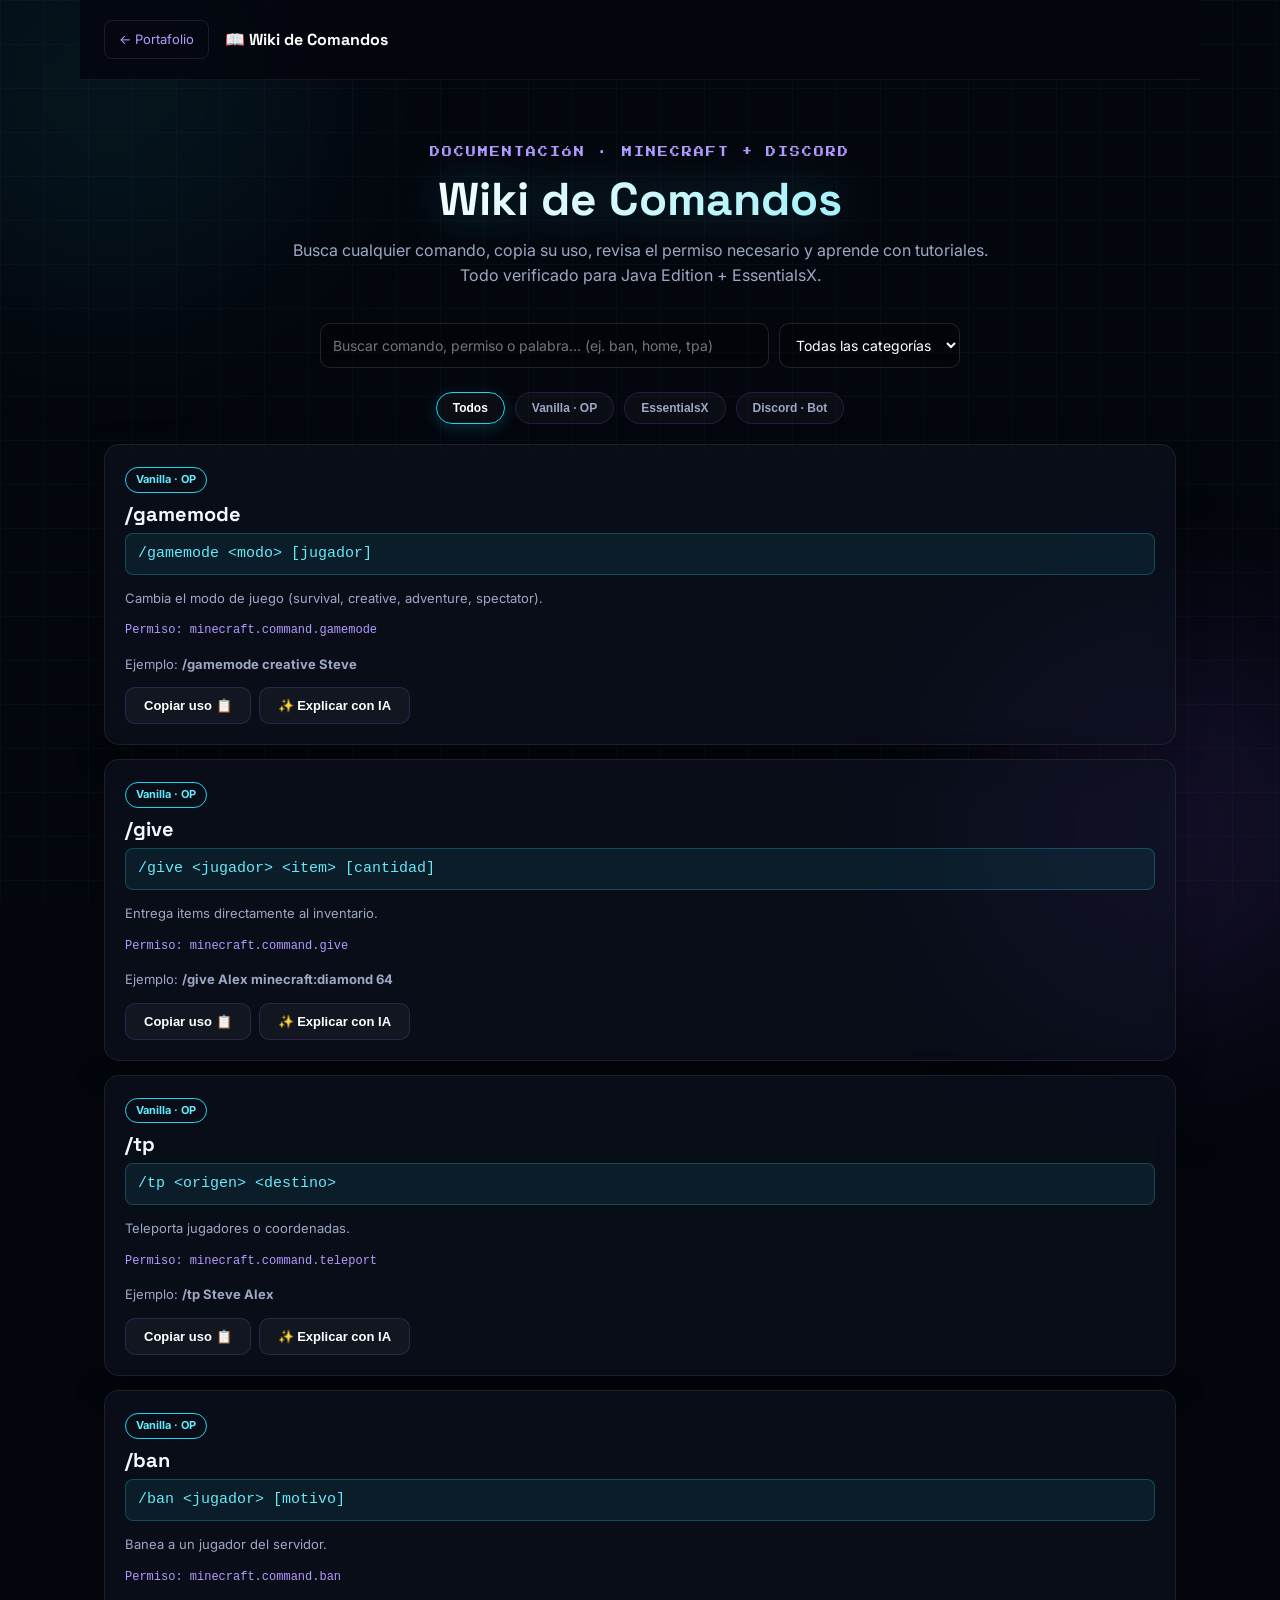
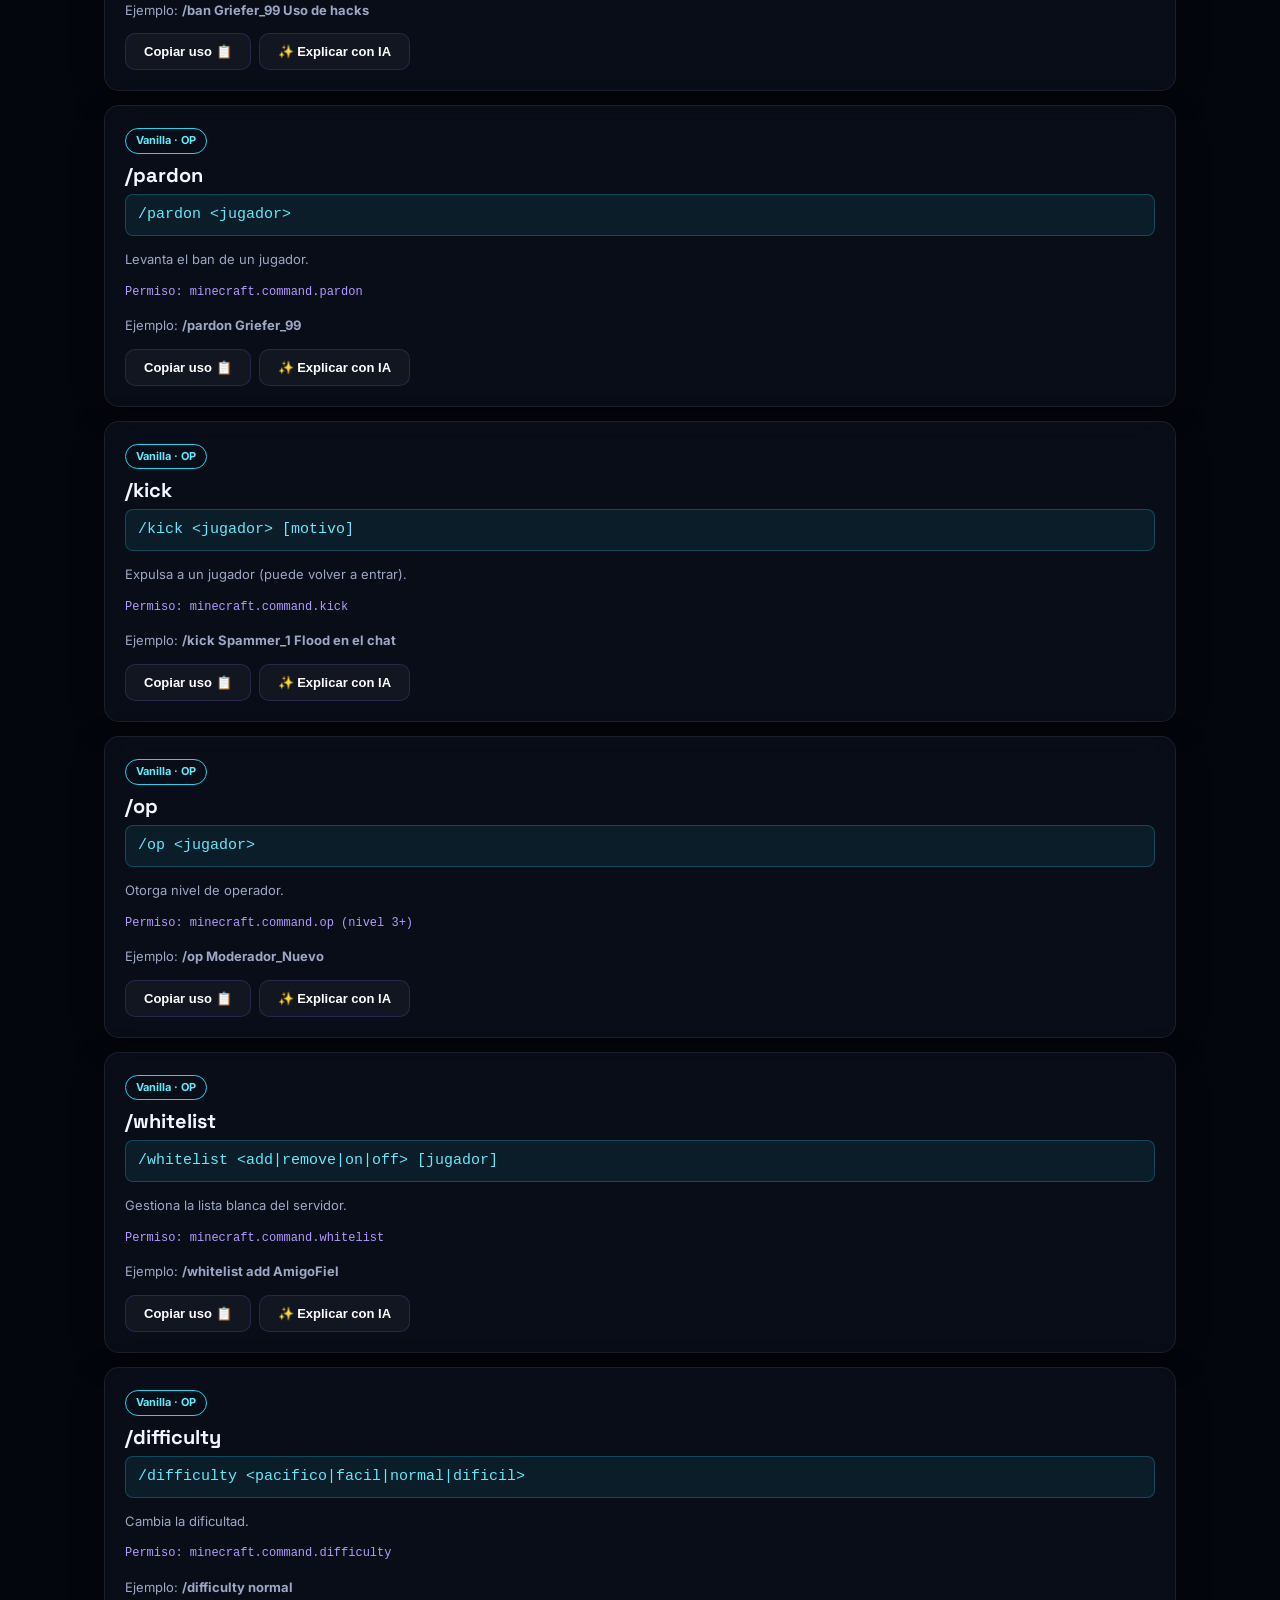
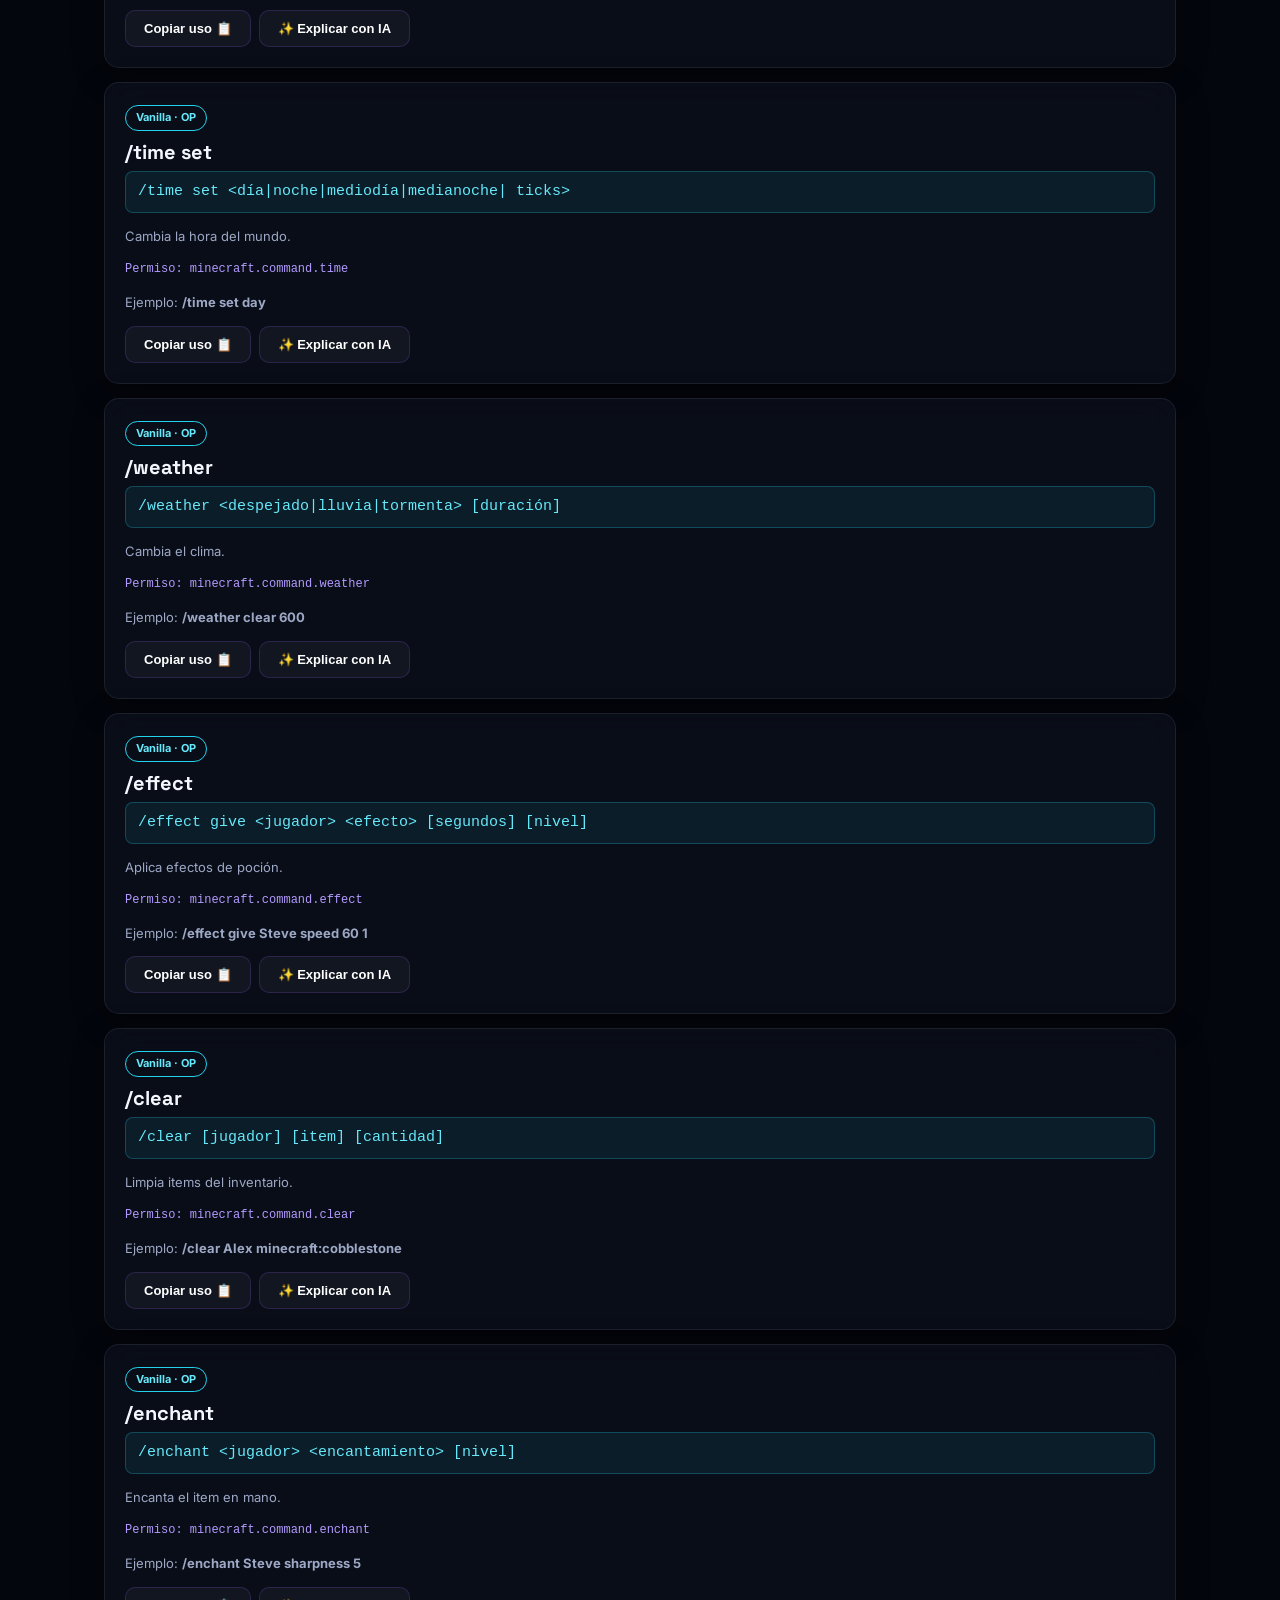
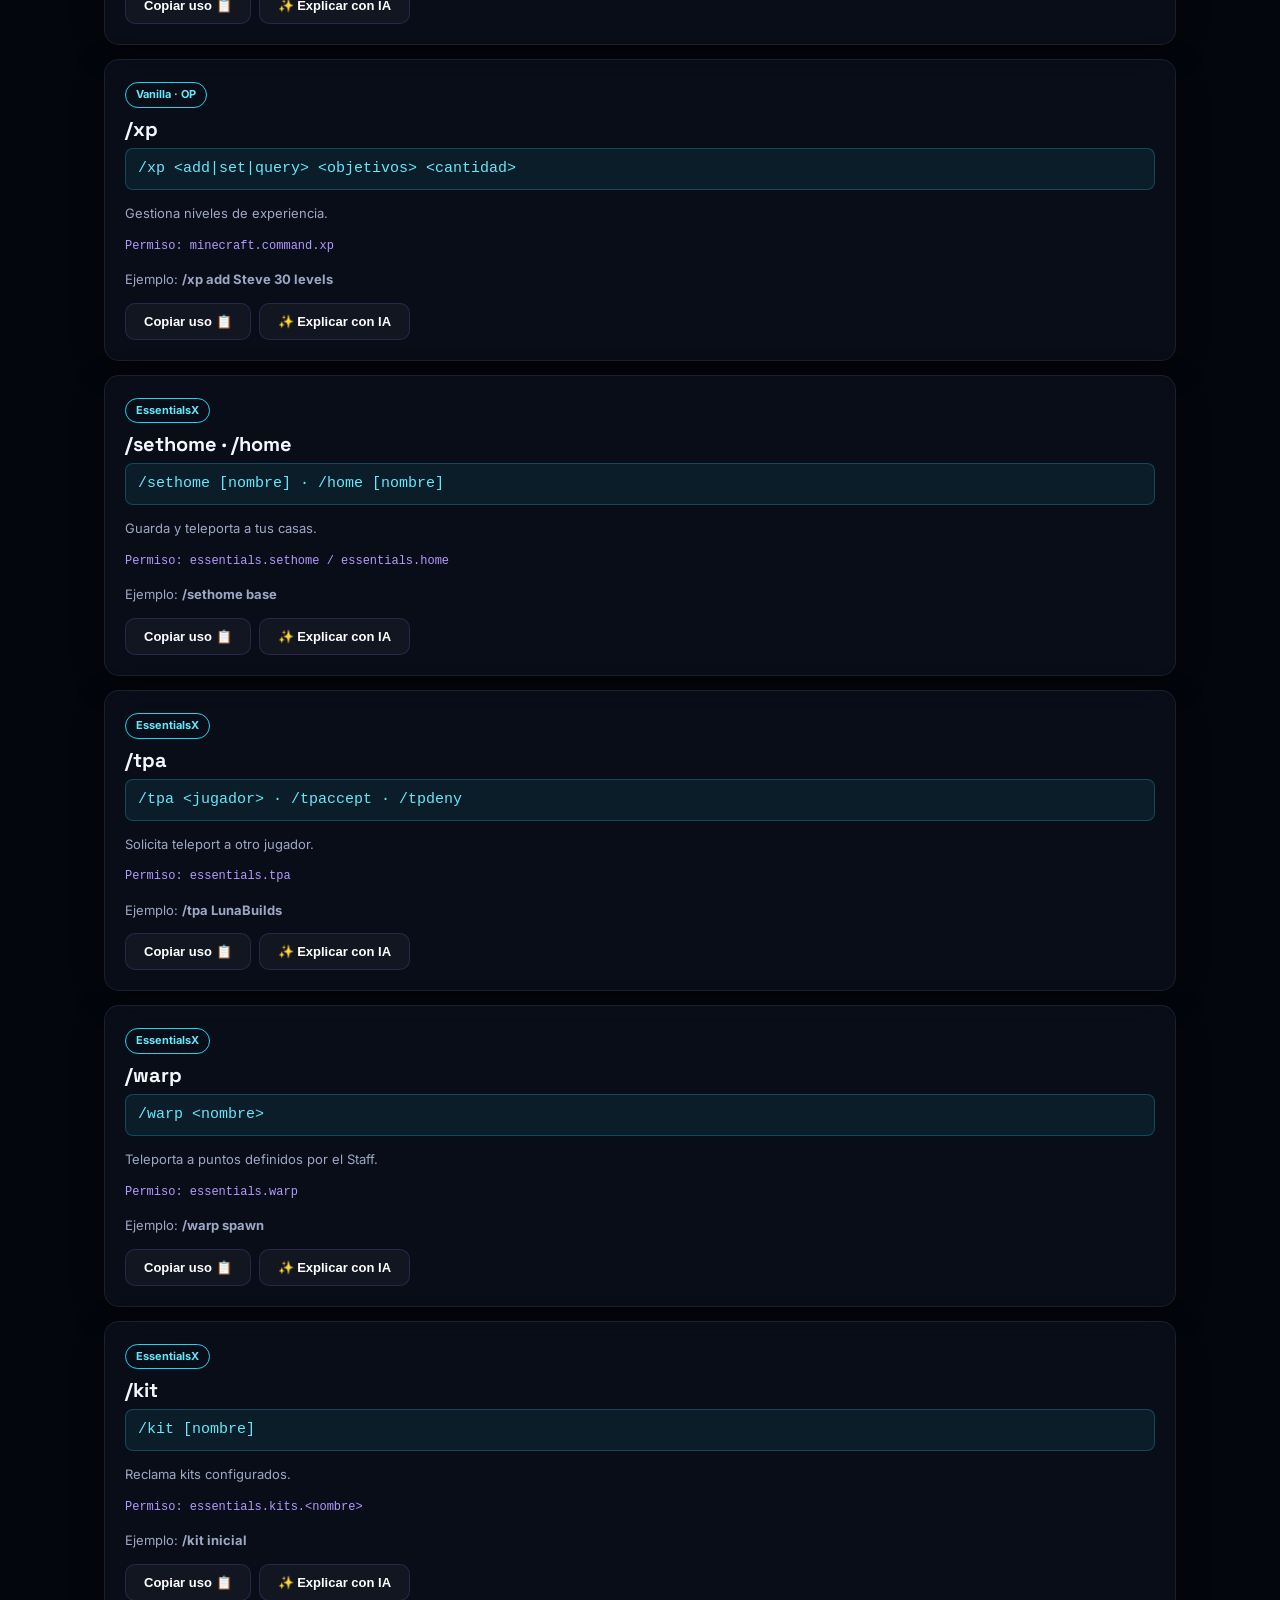
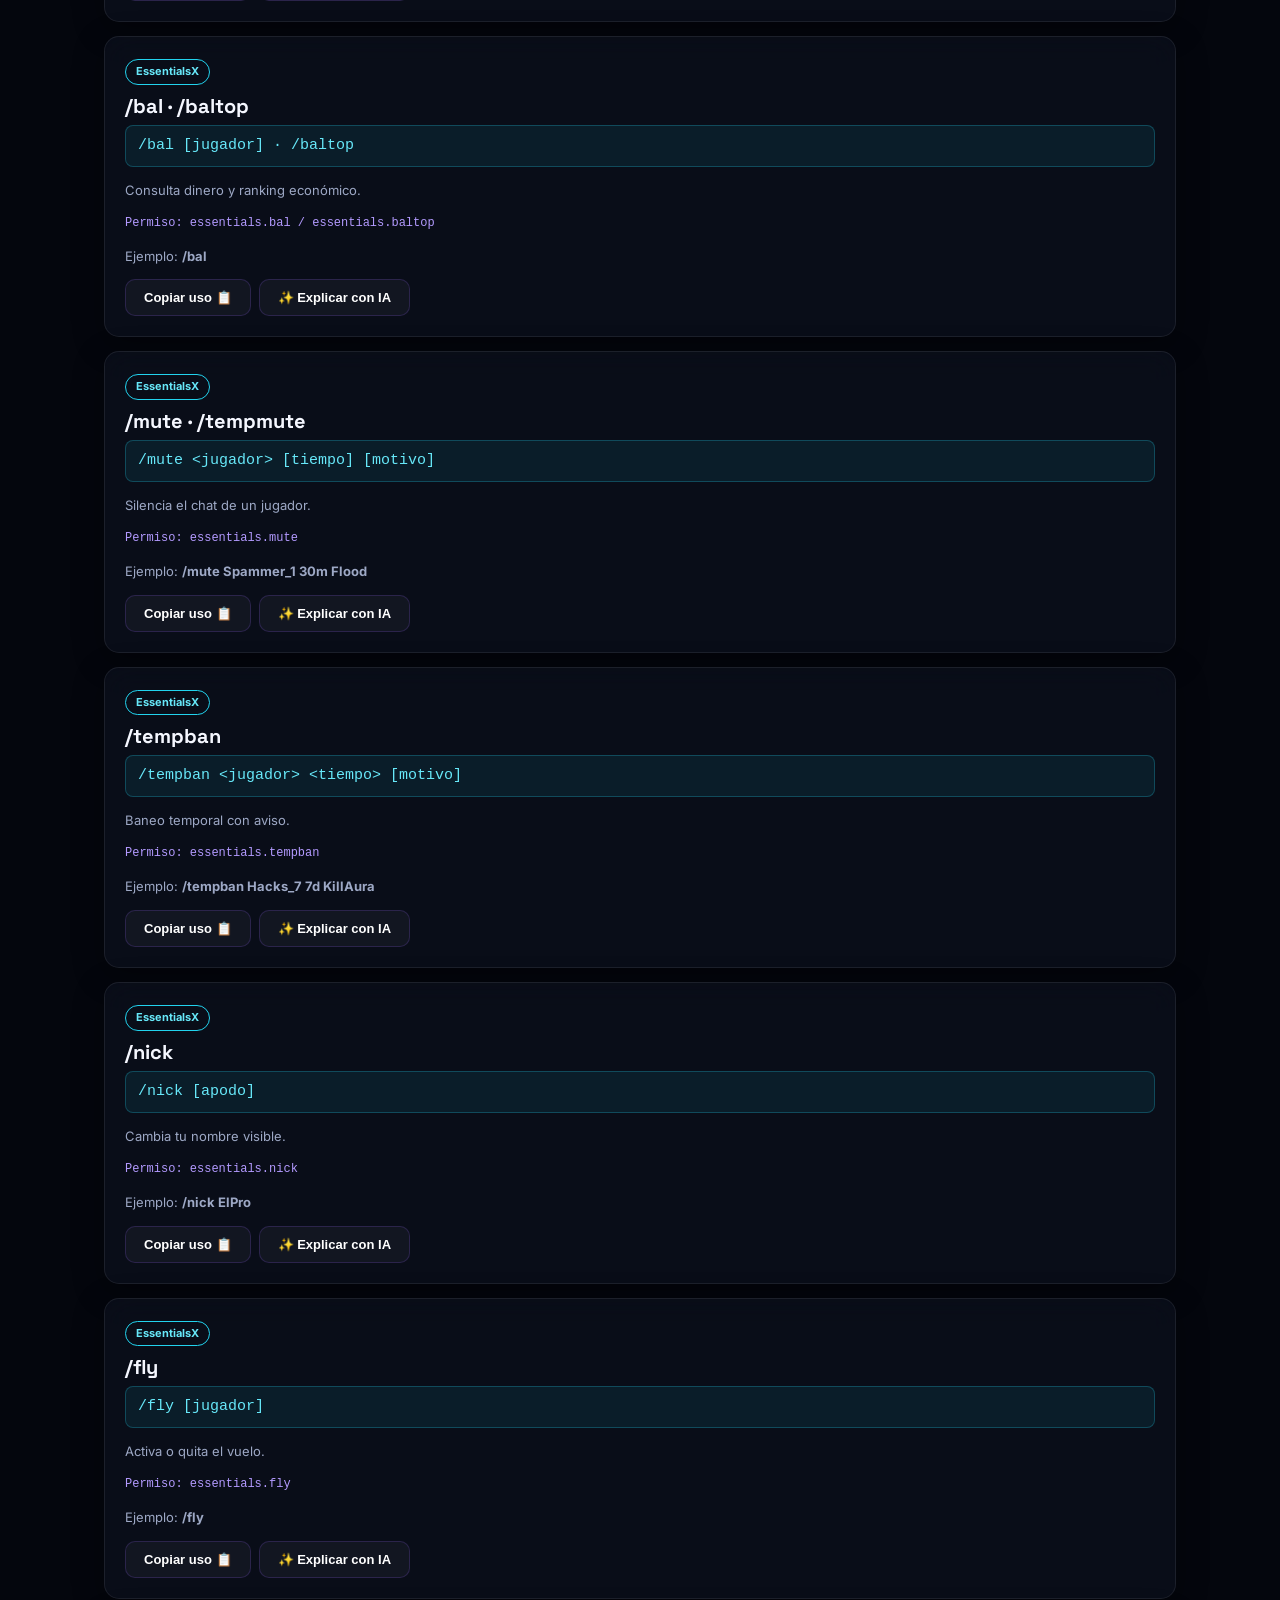
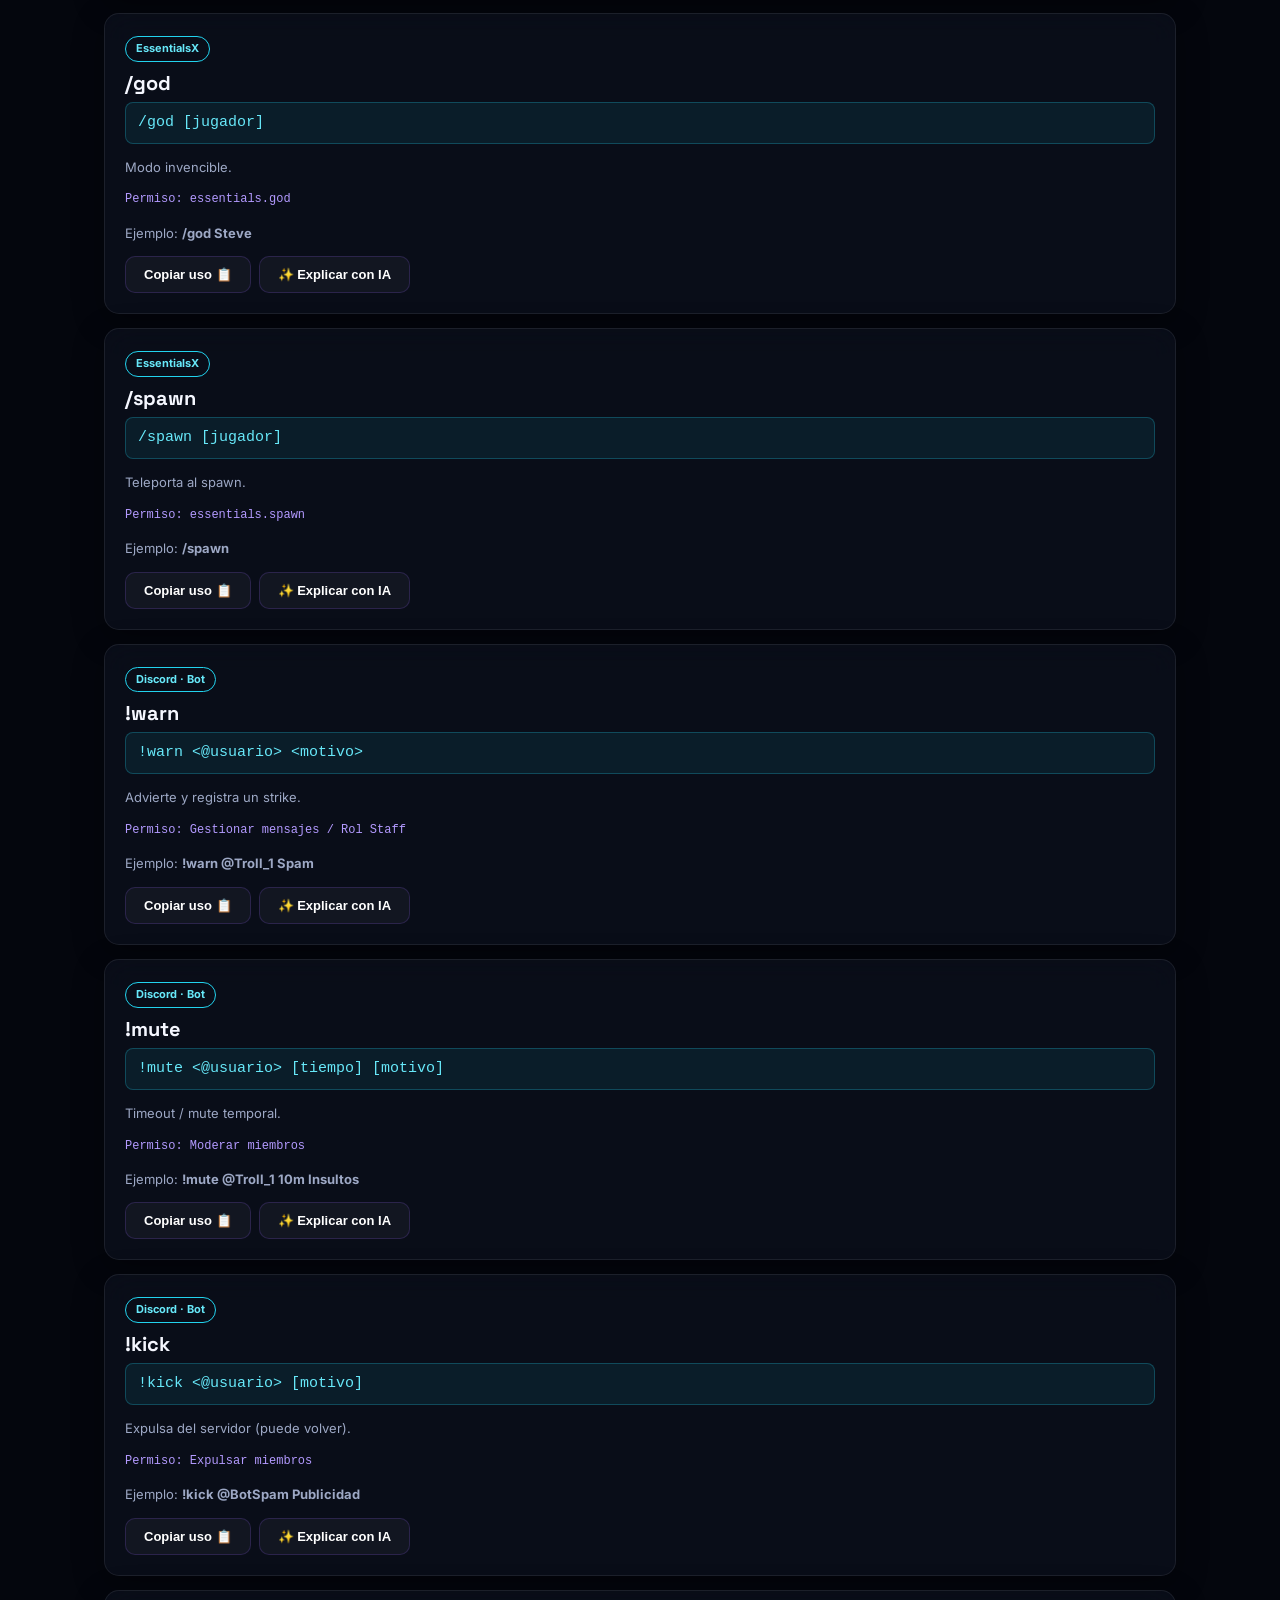
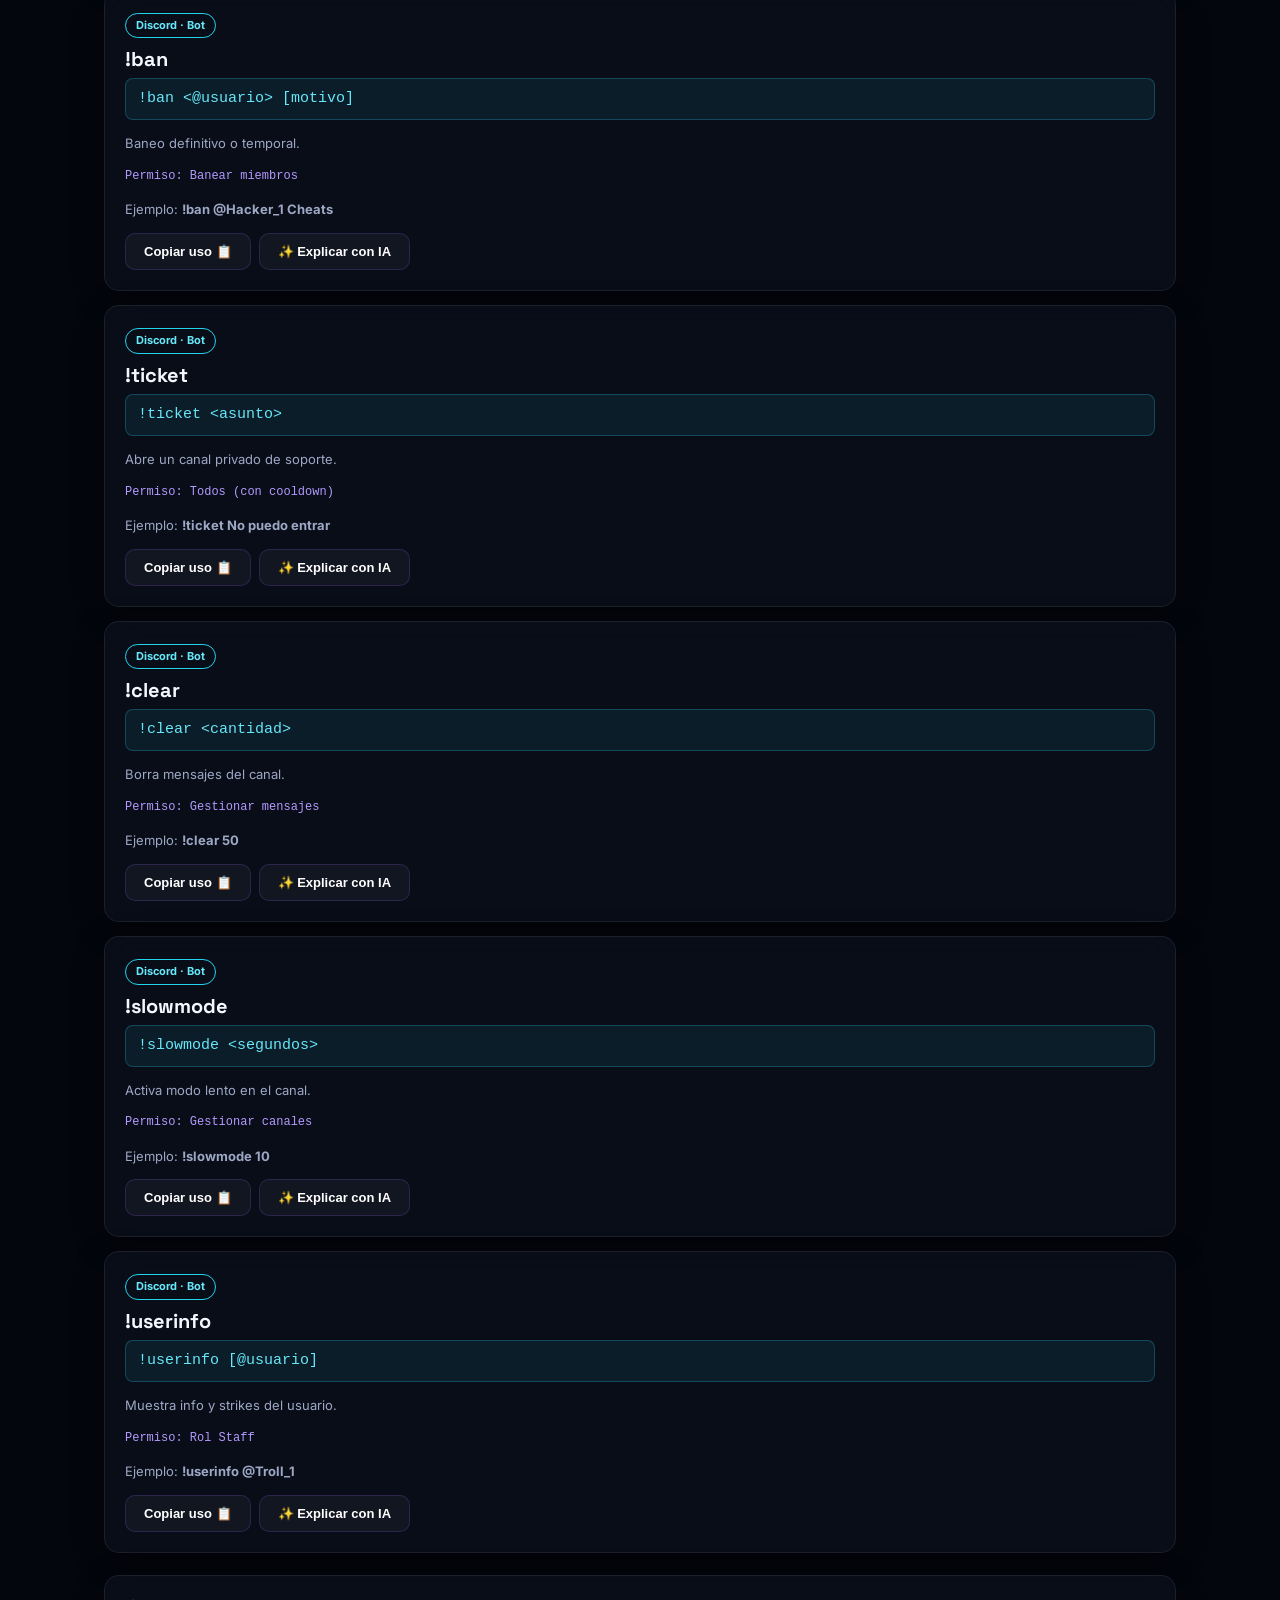
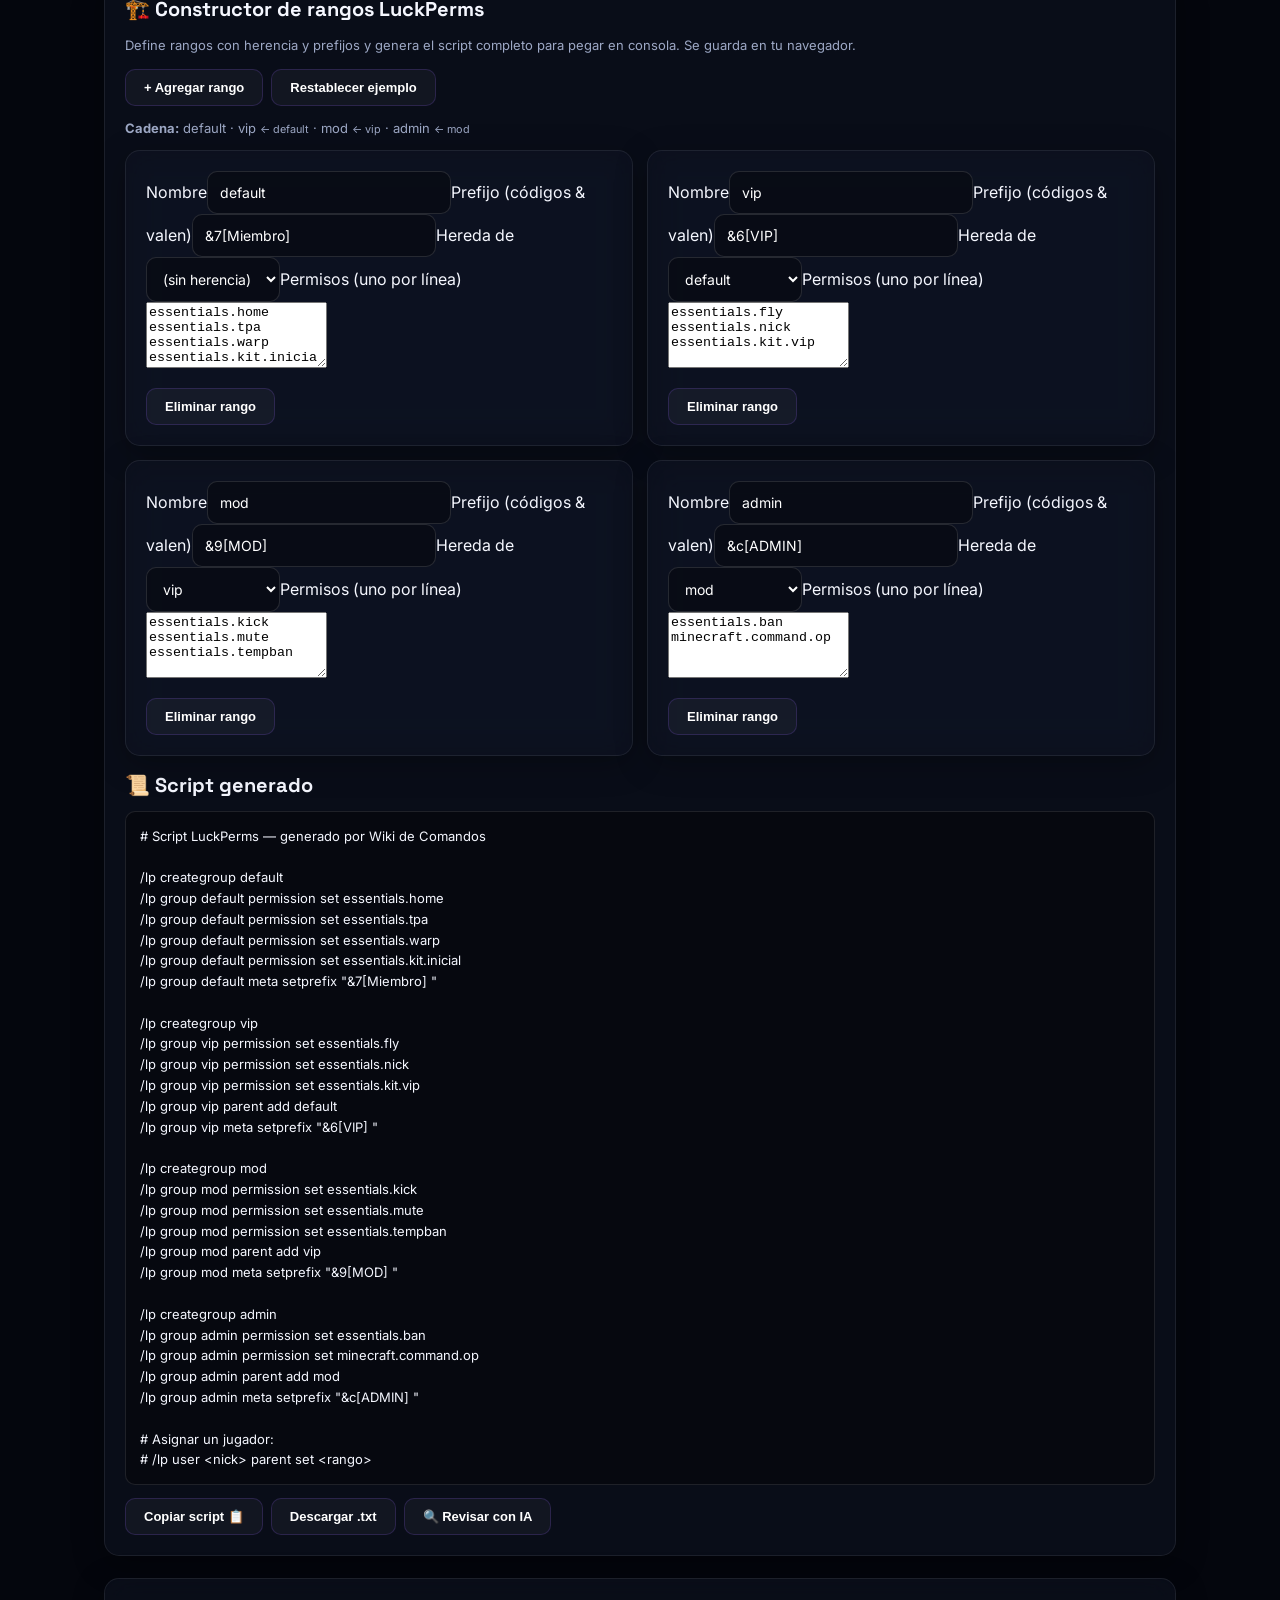
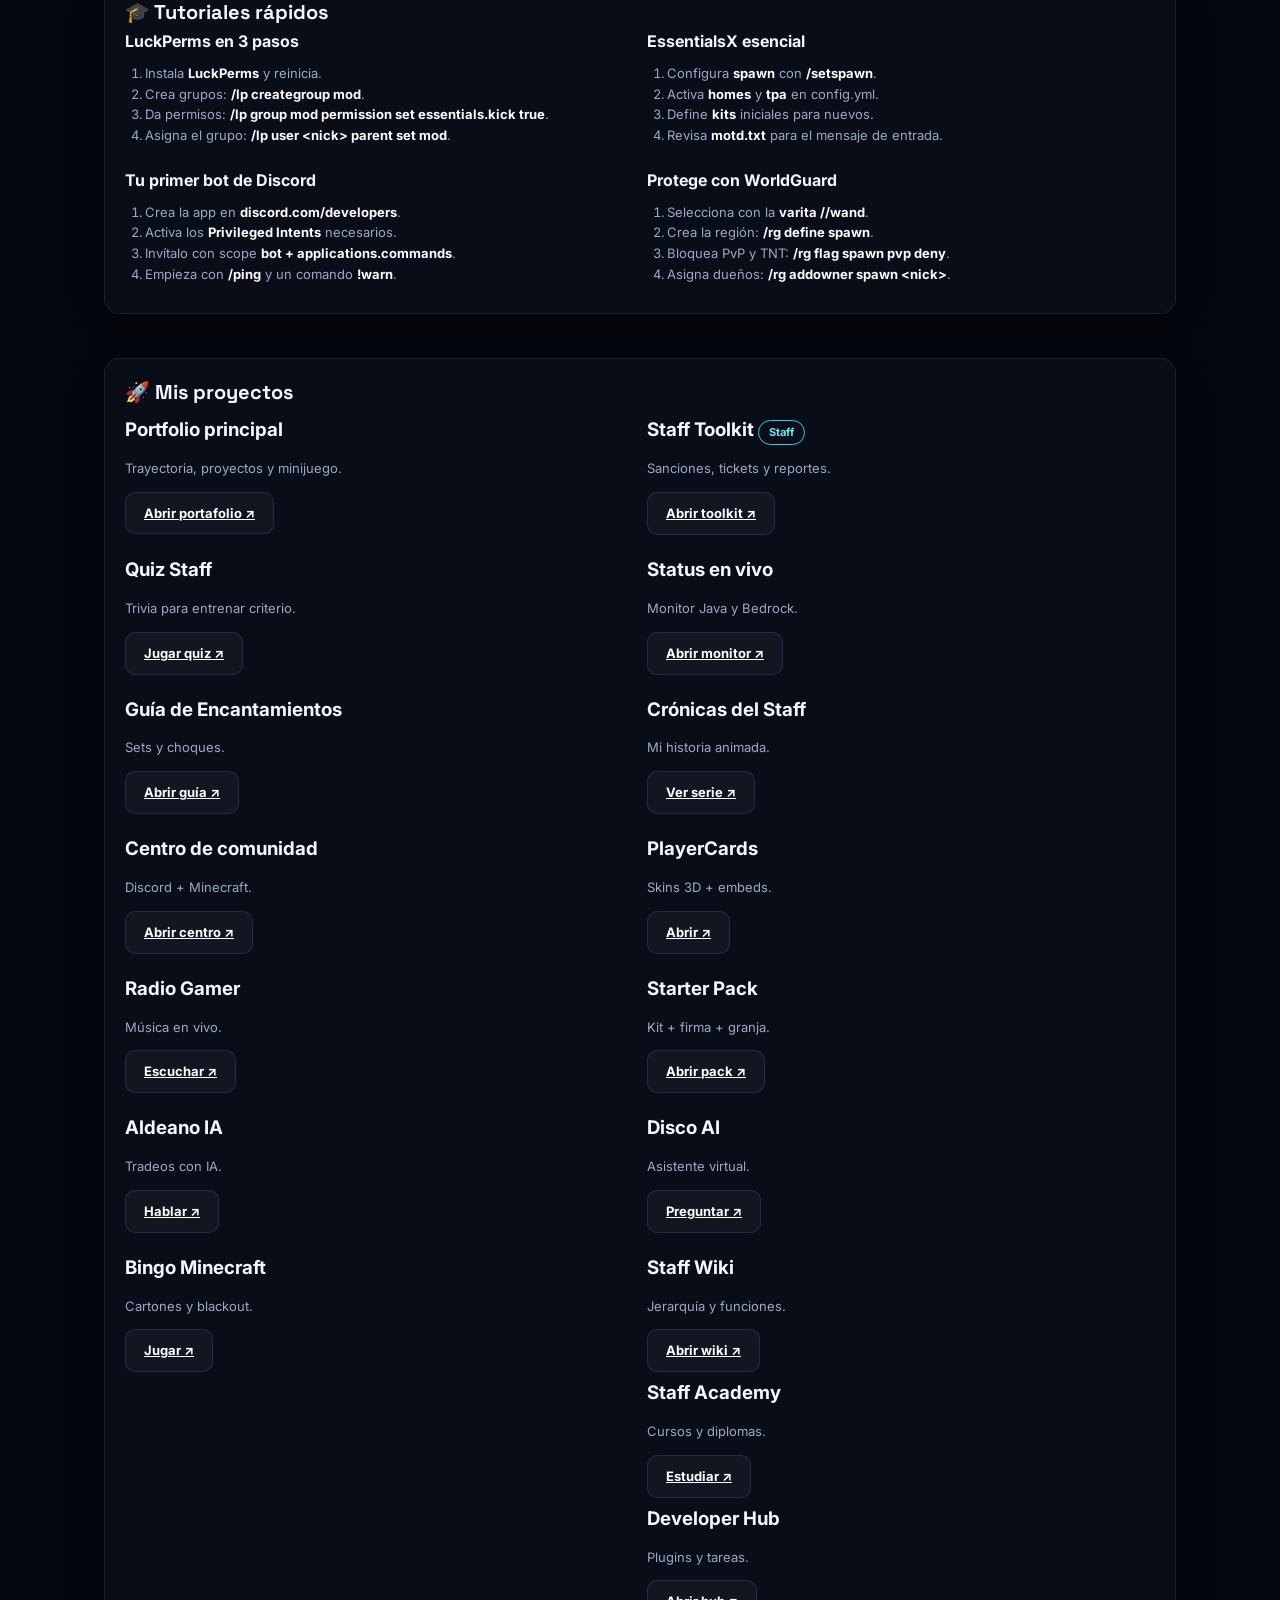
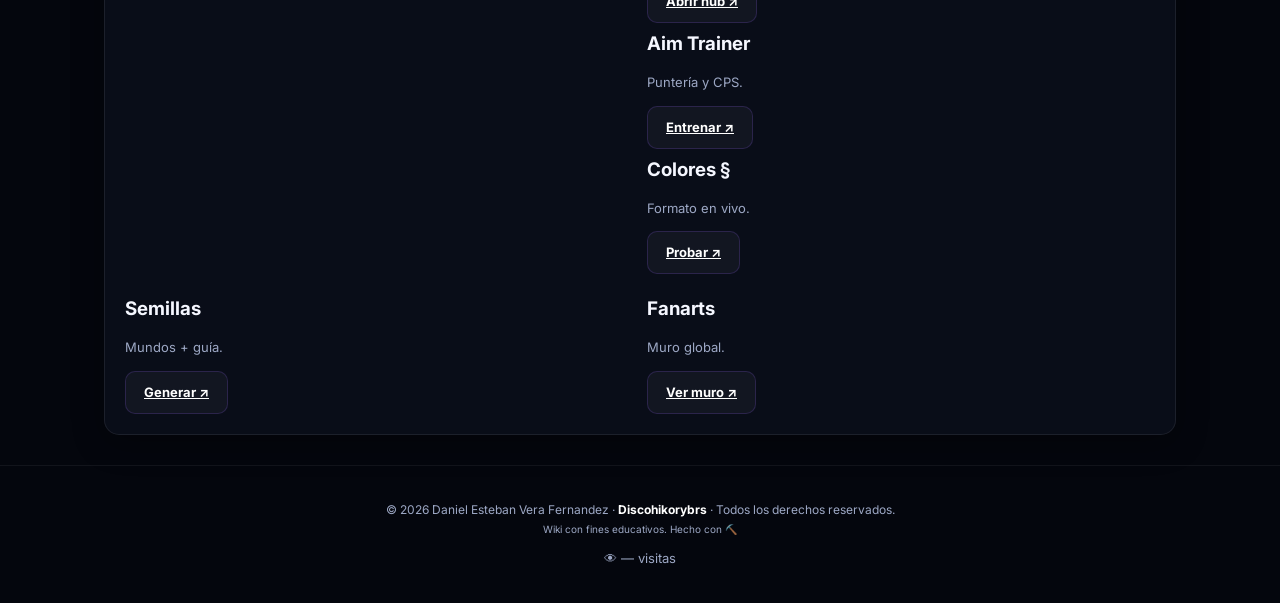
<file: wiki-comandos.html>
<!doctype html>
<html lang="es">
<head>
<meta charset="utf-8">
<meta name="theme-color" content="#04060d">
<link rel="dns-prefetch" href="https://fonts.gstatic.com">
<link rel="preconnect" href="https://fonts.gstatic.com" crossorigin>
<meta name="viewport" content="width=device-width,initial-scale=1">
<link rel="icon" href="data:image/svg+xml,%3Csvg%20xmlns%3D%27http%3A%2F%2Fwww.w3.org%2F2000%2Fsvg%27%20viewBox%3D%270%200%2064%2064%27%3E%3Crect%20width%3D%2764%27%20height%3D%2764%27%20rx%3D%2714%27%20fill%3D%27%23141a3a%27%2F%3E%3Cpath%20d%3D%27M32%2012%20C26%208%2018%208%2014%2010%20V52%20C18%2050%2026%2050%2032%2054%20Z%27%20fill%3D%27%23b39aff%27%2F%3E%3Cpath%20d%3D%27M32%2012%20C38%208%2046%208%2050%2010%20V52%20C46%2050%2038%2050%2032%2054%20Z%27%20fill%3D%27%238b5cf6%27%2F%3E%3C%2Fsvg%3E">
<meta name="description" content="Wiki de comandos Minecraft y Discord: buscador, permisos, ejemplos y tutoriales de plugins.">
<title>Wiki de Comandos — Discohikorybrs</title>
<link rel="preconnect" href="https://fonts.googleapis.com">
<link href="https://fonts.googleapis.com/css2?family=Inter:wght@400;500;600;700&family=Space+Grotesk:wght@600;700&family=Press+Start+2P&display=swap" rel="stylesheet">
<script src="https://js.puter.com/v2/"></script>
<style>
:root{--bg:#04060d;--panel:rgba(15,20,35,.55);--line:rgba(139,92,246,.2);--text:#f5f7ff;--muted:#9da8c5;--a:#8b5cf6;--a2:#b39aff}
*{box-sizing:border-box}html{scroll-behavior:smooth}
body{margin:0;background:var(--bg);color:var(--text);font-family:Inter,sans-serif;line-height:1.6}
.bg-grid{position:fixed;inset:0;z-index:-2;opacity:.14;background-image:linear-gradient(#293354 1px,transparent 1px),linear-gradient(90deg,#293354 1px,transparent 1px);background-size:44px 44px}
.glow{position:fixed;border-radius:50%;filter:blur(90px);z-index:-1;pointer-events:none;opacity:.55}
.glow.g1{width:420px;height:420px;top:-120px;left:-100px;background:rgba(34,211,238,.13);animation:drift 16s ease-in-out infinite alternate}
.glow.g2{width:380px;height:380px;bottom:-120px;right:-80px;background:rgba(139,92,246,.22);animation:drift 20s ease-in-out infinite alternate-reverse}
@keyframes drift{to{transform:translate(40px,50px)}}
header{max-width:1120px;margin:auto;padding:20px 24px;display:flex;align-items:center;gap:16px;position:sticky;top:0;z-index:50;background:rgba(4,6,13,.8);backdrop-filter:blur(14px);border-bottom:1px solid rgba(255,255,255,.06)}
.brand{font:700 16px 'Space Grotesk';color:#fff;text-decoration:none}
.back{color:var(--a2);text-decoration:none;font-size:13px;border:1px solid var(--line);padding:8px 14px;border-radius:8px}
.back:hover{border-color:var(--a)}
main{max-width:1120px;margin:auto;padding:24px}
.hero-t{text-align:center;padding:30px 0 10px}
.hero-t h1{font:700 clamp(28px,4.5vw,46px) 'Space Grotesk';margin:10px 0;background:linear-gradient(90deg,#fff 25%,#67e8f9);-webkit-background-clip:text;background-clip:text;color:transparent;filter:drop-shadow(0 0 24px rgba(34,211,238,.3))}
.eyebrow{color:var(--a2);font-size:10px;font-family:'Press Start 2P',monospace;letter-spacing:2px}
.lead{color:var(--muted);max-width:700px;margin:0 auto}
.searchbar{display:flex;gap:10px;max-width:640px;margin:24px auto;flex-wrap:wrap;justify-content:center}
.searchbar input{flex:1;min-width:220px}
input,select{font-family:inherit;color:#fff;background:rgba(0,0,0,.3);border:1px solid rgba(255,255,255,.12);border-radius:10px;padding:12px;outline:none;font-size:14px}
.chips{display:flex;gap:10px;flex-wrap:wrap;justify-content:center;margin-bottom:20px}
.chip{padding:8px 16px;border:1px solid var(--line);border-radius:20px;background:rgba(255,255,255,.03);color:var(--muted);font-size:12px;font-weight:700;cursor:pointer}
.chip.active,.chip:hover{color:#fff;border-color:#22d3ee;box-shadow:0 4px 16px rgba(34,211,238,.2)}
.glass{background:var(--panel);backdrop-filter:blur(16px);border:1px solid rgba(255,255,255,.08);border-radius:15px;box-shadow:0 8px 32px rgba(0,0,0,.3)}
.card{padding:20px;margin-bottom:14px;transition:transform .3s ease,border-color .3s ease}
.card:hover{transform:translateY(-3px);border-color:rgba(34,211,238,.4)}
.cmd{font-family:monospace;font-size:15px;color:#67e8f9;background:rgba(34,211,238,.08);border:1px solid rgba(34,211,238,.25);border-radius:8px;padding:8px 12px;margin:6px 0;overflow-x:auto;white-space:nowrap}
.perm{font-family:monospace;font-size:12px;color:var(--a2)}
.rowbtns{display:flex;gap:8px;flex-wrap:wrap;margin-top:12px}
.visits{margin-top:10px;font-size:13px;color:var(--muted)}
.btn{padding:10px 18px;border:1px solid var(--line);border-radius:10px;font-size:13px;font-weight:700;color:#fff;background:rgba(255,255,255,.04);cursor:pointer}
.btn:hover{border-color:#22d3ee}
.muted{color:var(--muted);font-size:13px}
h2.st{font:700 20px 'Space Grotesk';margin:0 0 4px}
.pill{display:inline-block;font-size:11px;font-weight:700;padding:3px 10px;border-radius:20px;border:1px solid #22d3ee;color:#67e8f9;margin-right:6px}
.ai-slot{margin-top:10px}.ai-slot:empty{display:none}
pre.tpl{white-space:pre-wrap;background:rgba(0,0,0,.35);border:1px solid rgba(255,255,255,.1);border-radius:10px;padding:14px;font-size:13px;font-family:inherit}
.tut-grid{display:grid;grid-template-columns:1fr 1fr;gap:14px}
.tut-grid ol{margin:8px 0;padding-left:20px;font-size:13px;color:var(--muted)}
.tut-grid ol b{color:#fff}
footer{text-align:center;padding:34px 20px;color:var(--muted);font-size:12px;border-top:1px solid rgba(255,255,255,.06);margin-top:30px}
footer strong{color:#fff}
.projects{max-width:1120px;margin:6px auto 0;padding:0 24px}
.grid2{display:grid;grid-template-columns:1fr 1fr;gap:14px}
@media(max-width:760px){.tut-grid,.grid2{grid-template-columns:1fr}}
@media (prefers-reduced-motion:reduce){.glow{animation:none !important}}
</style>
</head>
<body>
<div class="bg-grid" aria-hidden="true"></div><div class="glow g1" aria-hidden="true"></div><div class="glow g2" aria-hidden="true"></div>
<header>
  <a class="back" href="https://discohikory.github.io/Portafolio/">← Portafolio</a>
  <a class="brand" href="#">📖 Wiki de Comandos</a>
</header>
<main>
  <div class="hero-t">
    <p class="eyebrow">DOCUMENTACIÓN · MINECRAFT + DISCORD</p>
    <h1>Wiki de Comandos</h1>
    <p class="lead">Busca cualquier comando, copia su uso, revisa el permiso necesario y aprende con tutoriales. Todo verificado para Java Edition + EssentialsX.</p>
  </div>
  <div class="searchbar">
    <input id="q" maxlength="60" placeholder="Buscar comando, permiso o palabra… (ej. ban, home, tpa)">
    <select id="cat"><option value="">Todas las categorías</option></select>
  </div>
  <div class="chips" id="chips"></div>
  <div id="list"></div>
  <div class="card glass" style="margin-top:22px">
    <h2 class="st">🏗️ Constructor de rangos LuckPerms</h2>
    <p class="muted">Define rangos con herencia y prefijos y genera el script completo para pegar en consola. Se guarda en tu navegador.</p>
    <div class="rowbtns"><button type="button" class="btn" id="lpAdd">+ Agregar rango</button><button type="button" class="btn" id="lpReset">Restablecer ejemplo</button></div>
    <div id="lpChain" class="muted" style="margin:12px 0"></div>
    <div id="lpWarn"></div>
    <div id="lpEditor" class="tut-grid"></div>
    <h2 class="st" style="margin-top:16px">📜 Script generado</h2>
    <pre class="tpl" id="lpOut"></pre>
    <div class="rowbtns"><button type="button" class="btn primary" id="lpCopy">Copiar script 📋</button><button type="button" class="btn" id="lpDl">Descargar .txt</button><button type="button" class="btn" id="lpAi">🔍 Revisar con IA</button></div>
    <div class="ai-slot" id="lpAiOut"></div>
  </div>
  <div class="card glass" style="margin-top:22px">
    <h2 class="st">🎓 Tutoriales rápidos</h2>
    <div class="tut-grid">
      <div><b>LuckPerms en 3 pasos</b><ol><li>Instala <b>LuckPerms</b> y reinicia.</li><li>Crea grupos: <b>/lp creategroup mod</b>.</li><li>Da permisos: <b>/lp group mod permission set essentials.kick true</b>.</li><li>Asigna el grupo: <b>/lp user &lt;nick&gt; parent set mod</b>.</li></ol></div>
      <div><b>EssentialsX esencial</b><ol><li>Configura <b>spawn</b> con <b>/setspawn</b>.</li><li>Activa <b>homes</b> y <b>tpa</b> en config.yml.</li><li>Define <b>kits</b> iniciales para nuevos.</li><li>Revisa <b>motd.txt</b> para el mensaje de entrada.</li></ol></div>
      <div><b>Tu primer bot de Discord</b><ol><li>Crea la app en <b>discord.com/developers</b>.</li><li>Activa los <b>Privileged Intents</b> necesarios.</li><li>Invítalo con scope <b>bot + applications.commands</b>.</li><li>Empieza con <b>/ping</b> y un comando <b>!warn</b>.</li></ol></div>
      <div><b>Protege con WorldGuard</b><ol><li>Selecciona con la <b>varita //wand</b>.</li><li>Crea la región: <b>/rg define spawn</b>.</li><li>Bloquea PvP y TNT: <b>/rg flag spawn pvp deny</b>.</li><li>Asigna dueños: <b>/rg addowner spawn &lt;nick&gt;</b>.</li></ol></div>
    </div>
  </div>
</main>
<section class="projects">
  <div class="card glass">
    <h2 class="st">🚀 Mis proyectos</h2>
    <div class="grid2">
      <div><h3 style="margin:6px 0">Portfolio principal</h3><p class="muted">Trayectoria, proyectos y minijuego.</p><div class="rowbtns"><a class="btn" href="https://discohikory.github.io/Portafolio/">Abrir portafolio ↗</a></div></div>
      <div><h3 style="margin:6px 0">Staff Toolkit <span class="pill">Staff</span></h3><p class="muted">Sanciones, tickets y reportes.</p><div class="rowbtns"><a class="btn" href="https://discohikory.github.io/Staff-Toolkit/">Abrir toolkit ↗</a></div></div>
      <div><h3 style="margin:6px 0">Quiz Staff</h3><p class="muted">Trivia para entrenar criterio.</p><div class="rowbtns"><a class="btn" href="https://discohikory.github.io/Quiz-Staff/">Jugar quiz ↗</a></div></div>
      <div><h3 style="margin:6px 0">Status en vivo</h3><p class="muted">Monitor Java y Bedrock.</p><div class="rowbtns"><a class="btn" href="https://discohikory.github.io/Server-Status/">Abrir monitor ↗</a></div></div>
      <div><h3 style="margin:6px 0">Guía de Encantamientos</h3><p class="muted">Sets y choques.</p><div class="rowbtns"><a class="btn" href="https://discohikory.github.io/Guia-Encantamientos/">Abrir guía ↗</a></div></div>
      <div><h3 style="margin:6px 0">Crónicas del Staff</h3><p class="muted">Mi historia animada.</p><div class="rowbtns"><a class="btn" href="https://discohikory.github.io/Cronicas/">Ver serie ↗</a></div></div>
      <div><h3 style="margin:6px 0">Centro de comunidad</h3><p class="muted">Discord + Minecraft.</p><div class="rowbtns"><a class="btn" href="https://discohikory.github.io/Comunidad/">Abrir centro ↗</a></div></div>
      <div><h3 style="margin:6px 0">PlayerCards</h3><p class="muted">Skins 3D + embeds.</p><div class="rowbtns"><a class="btn" href="https://discohikory.github.io/PlayerCards/">Abrir ↗</a></div></div>
      <div><h3 style="margin:6px 0">Radio Gamer</h3><p class="muted">Música en vivo.</p><div class="rowbtns"><a class="btn" href="https://discohikory.github.io/Radio-Gamer/">Escuchar ↗</a></div></div>
      <div><h3 style="margin:6px 0">Starter Pack</h3><p class="muted">Kit + firma + granja.</p><div class="rowbtns"><a class="btn" href="https://discohikory.github.io/Starter-Pack/">Abrir pack ↗</a></div></div>
      <div><h3 style="margin:6px 0">Aldeano IA</h3><p class="muted">Tradeos con IA.</p><div class="rowbtns"><a class="btn" href="https://discohikory.github.io/Aldeano-IA/">Hablar ↗</a></div></div>
      <div><h3 style="margin:6px 0">Disco AI</h3><p class="muted">Asistente virtual.</p><div class="rowbtns"><a class="btn" href="https://discohikory.github.io/Disco-AI/">Preguntar ↗</a></div></div>
      <div><h3 style="margin:6px 0">Bingo Minecraft</h3><p class="muted">Cartones y blackout.</p><div class="rowbtns"><a class="btn" href="https://discohikory.github.io/Bingo-MC/">Jugar ↗</a></div></div>
      <div><h3 style="margin:6px 0">Staff Wiki</h3><p class="muted">Jerarquía y funciones.</p><div class="rowbtns"><a class="btn" href="https://discohikory.github.io/Staff-Wiki/">Abrir wiki ↗</a></div>
      <div><h3 style="margin:6px 0">Staff Academy</h3><p class="muted">Cursos y diplomas.</p><div class="rowbtns"><a class="btn" href="https://discohikory.github.io/Staff-Academy/">Estudiar ↗</a></div></div>
      <div><h3 style="margin:6px 0">Developer Hub</h3><p class="muted">Plugins y tareas.</p><div class="rowbtns"><a class="btn" href="https://discohikory.github.io/Developer-Hub/">Abrir hub ↗</a></div></div>
      <div><h3 style="margin:6px 0">Aim Trainer</h3><p class="muted">Puntería y CPS.</p><div class="rowbtns"><a class="btn" href="https://discohikory.github.io/Aim-Trainer/">Entrenar ↗</a></div></div>
      <div><h3 style="margin:6px 0">Colores §</h3><p class="muted">Formato en vivo.</p><div class="rowbtns"><a class="btn" href="https://discohikory.github.io/Colores-MC/">Probar ↗</a></div></div></div>
      <div><h3 style="margin:6px 0">Semillas</h3><p class="muted">Mundos + guía.</p><div class="rowbtns"><a class="btn" href="https://discohikory.github.io/Semillas/">Generar ↗</a></div></div>
      <div><h3 style="margin:6px 0">Fanarts</h3><p class="muted">Muro global.</p><div class="rowbtns"><a class="btn" href="https://discohikory.github.io/Fanarts/">Ver muro ↗</a></div></div>
    </div>
  </div>
</section>
<footer>© 2026 Daniel Esteban Vera Fernandez · <strong>Discohikorybrs</strong> · Todos los derechos reservados.<br><small>Wiki con fines educativos. Hecho con ⛏️</small><div class="visits">👁 <span id="visitCount">…</span> visitas</div></footer>
<script>
const CMDS=[
 {c:"Vanilla · OP",n:"/gamemode",u:"/gamemode <modo> [jugador]",d:"Cambia el modo de juego (survival, creative, adventure, spectator).",p:"minecraft.command.gamemode",e:"/gamemode creative Steve"},
 {c:"Vanilla · OP",n:"/give",u:"/give <jugador> <item> [cantidad]",d:"Entrega items directamente al inventario.",p:"minecraft.command.give",e:"/give Alex minecraft:diamond 64"},
 {c:"Vanilla · OP",n:"/tp",u:"/tp <origen> <destino>",d:"Teleporta jugadores o coordenadas.",p:"minecraft.command.teleport",e:"/tp Steve Alex"},
 {c:"Vanilla · OP",n:"/ban",u:"/ban <jugador> [motivo]",d:"Banea a un jugador del servidor.",p:"minecraft.command.ban",e:"/ban Griefer_99 Uso de hacks"},
 {c:"Vanilla · OP",n:"/pardon",u:"/pardon <jugador>",d:"Levanta el ban de un jugador.",p:"minecraft.command.pardon",e:"/pardon Griefer_99"},
 {c:"Vanilla · OP",n:"/kick",u:"/kick <jugador> [motivo]",d:"Expulsa a un jugador (puede volver a entrar).",p:"minecraft.command.kick",e:"/kick Spammer_1 Flood en el chat"},
 {c:"Vanilla · OP",n:"/op",u:"/op <jugador>",d:"Otorga nivel de operador.",p:"minecraft.command.op (nivel 3+)",e:"/op Moderador_Nuevo"},
 {c:"Vanilla · OP",n:"/whitelist",u:"/whitelist <add|remove|on|off> [jugador]",d:"Gestiona la lista blanca del servidor.",p:"minecraft.command.whitelist",e:"/whitelist add AmigoFiel"},
 {c:"Vanilla · OP",n:"/difficulty",u:"/difficulty <pacifico|facil|normal|dificil>",d:"Cambia la dificultad.",p:"minecraft.command.difficulty",e:"/difficulty normal"},
 {c:"Vanilla · OP",n:"/time set",u:"/time set <día|noche|mediodía|medianoche| ticks>",d:"Cambia la hora del mundo.",p:"minecraft.command.time",e:"/time set day"},
 {c:"Vanilla · OP",n:"/weather",u:"/weather <despejado|lluvia|tormenta> [duración]",d:"Cambia el clima.",p:"minecraft.command.weather",e:"/weather clear 600"},
 {c:"Vanilla · OP",n:"/effect",u:"/effect give <jugador> <efecto> [segundos] [nivel]",d:"Aplica efectos de poción.",p:"minecraft.command.effect",e:"/effect give Steve speed 60 1"},
 {c:"Vanilla · OP",n:"/clear",u:"/clear [jugador] [item] [cantidad]",d:"Limpia items del inventario.",p:"minecraft.command.clear",e:"/clear Alex minecraft:cobblestone"},
 {c:"Vanilla · OP",n:"/enchant",u:"/enchant <jugador> <encantamiento> [nivel]",d:"Encanta el item en mano.",p:"minecraft.command.enchant",e:"/enchant Steve sharpness 5"},
 {c:"Vanilla · OP",n:"/xp",u:"/xp <add|set|query> <objetivos> <cantidad>",d:"Gestiona niveles de experiencia.",p:"minecraft.command.xp",e:"/xp add Steve 30 levels"},
 {c:"EssentialsX",n:"/sethome · /home",u:"/sethome [nombre] · /home [nombre]",d:"Guarda y teleporta a tus casas.",p:"essentials.sethome / essentials.home",e:"/sethome base"},
 {c:"EssentialsX",n:"/tpa",u:"/tpa <jugador> · /tpaccept · /tpdeny",d:"Solicita teleport a otro jugador.",p:"essentials.tpa",e:"/tpa LunaBuilds"},
 {c:"EssentialsX",n:"/warp",u:"/warp <nombre>",d:"Teleporta a puntos definidos por el Staff.",p:"essentials.warp",e:"/warp spawn"},
 {c:"EssentialsX",n:"/kit",u:"/kit [nombre]",d:"Reclama kits configurados.",p:"essentials.kits.<nombre>",e:"/kit inicial"},
 {c:"EssentialsX",n:"/bal · /baltop",u:"/bal [jugador] · /baltop",d:"Consulta dinero y ranking económico.",p:"essentials.bal / essentials.baltop",e:"/bal"},
 {c:"EssentialsX",n:"/mute · /tempmute",u:"/mute <jugador> [tiempo] [motivo]",d:"Silencia el chat de un jugador.",p:"essentials.mute",e:"/mute Spammer_1 30m Flood"},
 {c:"EssentialsX",n:"/tempban",u:"/tempban <jugador> <tiempo> [motivo]",d:"Baneo temporal con aviso.",p:"essentials.tempban",e:"/tempban Hacks_7 7d KillAura"},
 {c:"EssentialsX",n:"/nick",u:"/nick [apodo]",d:"Cambia tu nombre visible.",p:"essentials.nick",e:"/nick ElPro"},
 {c:"EssentialsX",n:"/fly",u:"/fly [jugador]",d:"Activa o quita el vuelo.",p:"essentials.fly",e:"/fly"},
 {c:"EssentialsX",n:"/god",u:"/god [jugador]",d:"Modo invencible.",p:"essentials.god",e:"/god Steve"},
 {c:"EssentialsX",n:"/spawn",u:"/spawn [jugador]",d:"Teleporta al spawn.",p:"essentials.spawn",e:"/spawn"},
 {c:"Discord · Bot",n:"!warn",u:"!warn <@usuario> <motivo>",d:"Advierte y registra un strike.",p:"Gestionar mensajes / Rol Staff",e:"!warn @Troll_1 Spam"},
 {c:"Discord · Bot",n:"!mute",u:"!mute <@usuario> [tiempo] [motivo]",d:"Timeout / mute temporal.",p:"Moderar miembros",e:"!mute @Troll_1 10m Insultos"},
 {c:"Discord · Bot",n:"!kick",u:"!kick <@usuario> [motivo]",d:"Expulsa del servidor (puede volver).",p:"Expulsar miembros",e:"!kick @BotSpam Publicidad"},
 {c:"Discord · Bot",n:"!ban",u:"!ban <@usuario> [motivo]",d:"Baneo definitivo o temporal.",p:"Banear miembros",e:"!ban @Hacker_1 Cheats"},
 {c:"Discord · Bot",n:"!ticket",u:"!ticket <asunto>",d:"Abre un canal privado de soporte.",p:"Todos (con cooldown)",e:"!ticket No puedo entrar"},
 {c:"Discord · Bot",n:"!clear",u:"!clear <cantidad>",d:"Borra mensajes del canal.",p:"Gestionar mensajes",e:"!clear 50"},
 {c:"Discord · Bot",n:"!slowmode",u:"!slowmode <segundos>",d:"Activa modo lento en el canal.",p:"Gestionar canales",e:"!slowmode 10"},
 {c:"Discord · Bot",n:"!userinfo",u:"!userinfo [@usuario]",d:"Muestra info y strikes del usuario.",p:"Rol Staff",e:"!userinfo @Troll_1"}
];
const esc=v=>{const d=document.createElement('div');d.textContent=v;return d.innerHTML};
const cats=["","Vanilla · OP","EssentialsX","Discord · Bot"];
const catSel=document.getElementById('cat'),chips=document.getElementById('chips'),q=document.getElementById('q'),list=document.getElementById('list');
cats.slice(1).forEach(c=>{const o=document.createElement('option');o.value=o.textContent=c;catSel.appendChild(o)});
let activeChip="";
function paintChips(){
  chips.innerHTML='<button class="chip'+(activeChip===""?" active":"")+'" data-chip="">Todos</button>'+cats.slice(1).map(c=>`<button class="chip${activeChip===c?" active":""}" data-chip="${esc(c)}">${esc(c)}</button>`).join('');
  chips.querySelectorAll('[data-chip]').forEach(b=>b.addEventListener('click',()=>{activeChip=b.dataset.chip;catSel.value=activeChip;paintChips();paint()}));
}
catSel.addEventListener('change',()=>{activeChip=catSel.value;paintChips();paint()});
q.addEventListener('input',paint);
function paint(){
  const term=q.value.trim().toLowerCase();
  const items=CMDS.map((c,i)=>({...c,i})).filter(c=>
    (!activeChip||c.c===activeChip)&&
    (!term||(c.n+" "+c.u+" "+c.d+" "+c.p+" "+c.e).toLowerCase().includes(term)));
  list.innerHTML=items.length?items.map(c=>`<div class="card glass"><div><span class="pill">${esc(c.c)}</span></div>
    <h2 class="st" style="margin-top:8px">${esc(c.n)}</h2>
    <div class="cmd">${esc(c.u)}</div>
    <p class="muted">${esc(c.d)}</p>
    <p class="perm">Permiso: ${esc(c.p)}</p>
    <p class="muted">Ejemplo: <b>${esc(c.e)}</b></p>
    <div class="rowbtns"><button type="button" class="btn" data-copy="${c.i}">Copiar uso 📋</button><button type="button" class="btn" data-ai="${c.i}">✨ Explicar con IA</button></div>
    <div class="ai-slot" id="ai-${c.i}"></div></div>`).join('')
    :'<div class="card glass"><p class="muted">Sin resultados. Prueba con "ban", "home" o "tpa".</p></div>';
}
function aiExtract(r){if(!r)return"";if(typeof r==="string")return r;const m=r.message&&r.message.content;if(typeof m==="string")return m;if(Array.isArray(m))return m.map(p=>typeof p==="string"?p:(p.text||"")).join("");return r.text||r.output||""}
async function aiChat(prompt){
  try{if(window.puter&&puter.ai&&puter.ai.chat){const t=aiExtract(await puter.ai.chat(prompt));if(t&&t.trim())return{text:t.trim(),via:"Puter.js"}}}catch(e){console.warn(e)}
  const res=await fetch("https://text.pollinations.ai/"+encodeURIComponent(prompt));
  if(!res.ok)throw new Error("HTTP "+res.status);
  const t=(await res.text()).trim();if(!t)throw new Error("vacío");
  return{text:t,via:"Pollinations"};
}
async function copyText(t){try{await navigator.clipboard.writeText(t);alert('¡Copiado! 📋')}catch(e){const ta=document.createElement('textarea');ta.value=t;document.body.appendChild(ta);ta.select();try{document.execCommand('copy');alert('¡Copiado! 📋')}catch(_){alert('No se pudo copiar.')}ta.remove()}}
document.addEventListener('click',e=>{
  if(!e.target.closest)return;
  const qq=s=>e.target.closest(s);
  let b;
  if(b=qq('[data-copy]')){copyText(CMDS[Number(b.dataset.copy)].u);return}
  if(b=qq('[data-ai]')){
    const c=CMDS[Number(b.dataset.ai)];
    const slot=document.getElementById('ai-'+b.dataset.ai);
    slot.innerHTML='<small class="muted">Generando con IA… ⏳</small>';b.disabled=true;
    aiChat(`Explica de forma breve y práctica (máximo 90 palabras, español neutro) este comando de Minecraft/Discord: ${c.n}. Uso: ${c.u}. Para qué sirve: ${c.d}. Permiso: ${c.p}. Incluye un ejemplo de cuándo usarlo.`).then(r=>{
      slot.innerHTML=`<pre class="tpl ai-pre"></pre>`;
      slot.querySelector('.ai-pre').textContent=r.text+`\n\n— vía ${r.via}`;
    }).catch(()=>{slot.innerHTML='<small class="muted">La IA no responde ahora. Intenta luego. ⚠️</small>'}).finally(()=>{b.disabled=false});
    return;
  }
});
paintChips();paint();

// ============ CONSTRUCTOR DE RANGOS ============
const LP_DEFAULT=[
 {name:"default",prefix:"&7[Miembro]",parent:"",perms:"essentials.home\nessentials.tpa\nessentials.warp\nessentials.kit.inicial"},
 {name:"vip",prefix:"&6[VIP]",parent:"default",perms:"essentials.fly\nessentials.nick\nessentials.kit.vip"},
 {name:"mod",prefix:"&9[MOD]",parent:"vip",perms:"essentials.kick\nessentials.mute\nessentials.tempban"},
 {name:"admin",prefix:"&c[ADMIN]",parent:"mod",perms:"essentials.ban\nminecraft.command.op"}
];
const lpGet=()=>{try{const v=JSON.parse(localStorage.getItem('lp_ranks'));return Array.isArray(v)&&v.length?v:null}catch(e){return null}};
const lpSet=v=>{try{localStorage.setItem('lp_ranks',JSON.stringify(v))}catch(e){}};
let lpRanks=lpGet()||JSON.parse(JSON.stringify(LP_DEFAULT));
const escA=v=>String(v==null?"":v).replace(/&/g,"&amp;").replace(/</g,"&lt;").replace(/>/g,"&gt;").replace(/"/g,"&quot;");
function lpRenderEditor(){
  const names=lpRanks.map(r=>r.name.trim()).filter(Boolean);
  document.getElementById('lpEditor').innerHTML=lpRanks.map((r,i)=>{
    const opts=['<option value="">(sin herencia)</option>'].concat(names.filter(n=>n!==r.name.trim()).map(n=>`<option value="${escA(n)}"${r.parent===n?" selected":""}>${esc(n)}</option>`)).join('');
    return `<div class="card glass" style="margin:0"><label>Nombre<input data-lp="${i}|name" value="${escA(r.name)}" maxlength="24"></label><label>Prefijo (códigos &amp; valen)<input data-lp="${i}|prefix" value="${escA(r.prefix)}" maxlength="30" placeholder="&7[Miembro]"></label><label>Hereda de<select data-lp="${i}|parent">${opts}</select></label><label>Permisos (uno por línea)<textarea data-lp="${i}|perms" rows="4" placeholder="essentials.home">${escA(r.perms)}</textarea></label><div class="rowbtns"><button type="button" class="btn danger" data-lpdel="${i}">Eliminar rango</button></div></div>`;
  }).join('');
}
function lpAnalyze(){
  const warns=[],names=lpRanks.map(r=>r.name.trim());
  const seen={};
  names.forEach(n=>{if(!n)warns.push("Hay un rango sin nombre.");else{seen[n]=(seen[n]||0)+1}});
  Object.keys(seen).forEach(n=>{if(seen[n]>1)warns.push(`Nombre duplicado: "${n}".`)});
  lpRanks.forEach(r=>{
    if(r.parent&&!names.includes(r.parent))warns.push(`"${r.name||"?"} hereda de "${r.parent}", que no existe.`);
    (r.perms||"").split("\n").forEach(p=>{p=p.trim();if(/(^|\.)\*$/.test(p))warns.push(`"${r.name||"?"} usa comodín "${p}": dalo solo a admins.`)});
  });
  const cyc=lpRanks.some(r=>{let p=r.parent,seen2={};while(p){if(p===r.name.trim()||seen2[p])return true;seen2[p]=1;const nx=lpRanks.find(x=>x.name.trim()===p);p=nx?nx.parent:""}return false});
  if(cyc)warns.push("Hay herencia circular (A hereda de B que hereda de A).");
  return warns;
}
function lpScript(){
  const L=["# Script LuckPerms — generado por Wiki de Comandos",""];
  lpRanks.forEach(r=>{
    const n=r.name.trim()||"rango";
    L.push(`/lp creategroup ${n}`);
    (r.perms||"").split("\n").map(s=>s.trim()).filter(Boolean).forEach(p=>L.push(`/lp group ${n} permission set ${p}`));
    if(r.parent)L.push(`/lp group ${n} parent add ${r.parent}`);
    if(r.prefix.trim())L.push(`/lp group ${n} meta setprefix "${r.prefix.trim()} "`);
    L.push("");
  });
  L.push("# Asignar un jugador:","# /lp user <nick> parent set <rango>");
  return L.join("\n");
}
function lpRefresh(){
  const names=lpRanks.map(r=>r.name.trim()).filter(Boolean);
  document.getElementById('lpChain').innerHTML="<b>Cadena:</b> "+(names.length?names.map(n=>{const r=lpRanks.find(x=>x.name.trim()===n);return esc(n)+(r&&r.parent?` <small>← ${esc(r.parent)}</small>`:"")}).join(" · "):"—");
  const w=lpAnalyze();
  document.getElementById('lpWarn').innerHTML=w.map(x=>`<p class="muted" style="color:#fca5a5">⚠️ ${esc(x)}</p>`).join('');
  document.getElementById('lpOut').textContent=lpScript();
}
document.getElementById('lpEditor').addEventListener('input',e=>{
  const t=e.target.closest?e.target.closest('[data-lp]'):null;
  if(!t)return;
  const parts=t.dataset.lp.split('|');
  lpRanks[Number(parts[0])][parts[1]]=t.value;
  lpSet(lpRanks);lpRefresh();
});
document.getElementById('lpEditor').addEventListener('change',e=>{
  const t=e.target.closest?e.target.closest('[data-lp]'):null;
  if(!t||t.tagName!=="SELECT")return;
  lpRenderEditor();lpRefresh();
});
document.addEventListener('click',e=>{
  if(!e.target.closest)return;
  const d=e.target.closest('[data-lpdel]');
  if(d){lpRanks.splice(Number(d.dataset.lpdel),1);if(!lpRanks.length)lpRanks=[{name:"default",prefix:"",parent:"",perms:""}];lpSet(lpRanks);lpRenderEditor();lpRefresh()}
});
document.getElementById('lpAdd').addEventListener('click',()=>{lpRanks.push({name:"rango"+(lpRanks.length+1),prefix:"",parent:lpRanks.length?lpRanks[lpRanks.length-1].name.trim():"",perms:""});lpSet(lpRanks);lpRenderEditor();lpRefresh()});
document.getElementById('lpReset').addEventListener('click',()=>{if(confirm('¿Volver al ejemplo?')){lpRanks=JSON.parse(JSON.stringify(LP_DEFAULT));lpSet(lpRanks);lpRenderEditor();lpRefresh()}});
document.getElementById('lpCopy').addEventListener('click',()=>copyText(document.getElementById('lpOut').textContent));
document.getElementById('lpDl').addEventListener('click',()=>{
  const b=new Blob([document.getElementById('lpOut').textContent],{type:"text/plain"});
  const a=document.createElement('a');a.href=URL.createObjectURL(b);a.download="luckperms-rangos.txt";a.click();
  setTimeout(()=>URL.revokeObjectURL(a.href),2000);
});
document.getElementById('lpAi').addEventListener('click',()=>{
  aiInto(document.getElementById('lpAiOut'),`Revisa esta configuración de rangos LuckPerms (español neutro, máximo 120 palabras): señala errores de herencia, permisos peligrosos o faltantes comunes, y sugiere 1 mejora concreta. Configuración:\n\n${lpScript()}`,document.getElementById('lpAi'));
});
function aiInto(slot,prompt,btn){
  slot.innerHTML='<small class="muted">Generando con IA… ⏳</small>';
  if(btn)btn.disabled=true;
  aiChat(prompt).then(r=>{
    slot.innerHTML=`<pre class="tpl ai-pre"></pre>`;
    slot.querySelector('.ai-pre').textContent=r.text+`\n\n— vía ${r.via}`;
  }).catch(()=>{slot.innerHTML='<small class="muted">La IA no responde ahora. Intenta luego. ⚠️</small>'}).finally(()=>{if(btn)btn.disabled=false});
}
lpRenderEditor();lpRefresh();
</script>
<script>
(function(){
  var el=document.getElementById('visitCount');
  if(!el)return;
  function fmt(n){n=Number(n)||0;return n>=1000?(n/1000).toFixed(1).replace('.',',').replace(',0','')+' mil':String(n)}
  fetch('https://api.jsonbin.io/v3/b/6aac6a86ffd5d1605313c161/latest',{headers:{'X-Access-Key':'$2a$10$XbVd43wzBhlIfE1632782ePKNz5e/MaX25U3NJ5JRIBKtJt0ILnXC'}})
  .then(function(r){if(!r.ok)throw 0;return r.json()}).then(function(j){
    var v=(j.record&&j.record.visits)||{};
    v.wiki=(v.wiki||0)+1;
    el.textContent=fmt(v.wiki);
    fetch('https://api.jsonbin.io/v3/b/6aac6a86ffd5d1605313c161',{method:'PUT',headers:{'Content-Type':'application/json','X-Access-Key':'$2a$10$XbVd43wzBhlIfE1632782ePKNz5e/MaX25U3NJ5JRIBKtJt0ILnXC','X-Bin-Versioning':'false'},body:JSON.stringify({visits:v})}).catch(function(){});
  }).catch(function(){el.textContent='—'});
})();
</script>
</body>
</html>
</file>
<file: style.css>
@import url('https://fonts.googleapis.com/css2?family=Inter:wght@400;500;600;700;800&family=Space+Grotesk:wght@600;700&display=swap');
:root{--bg:#04060d;--panel:rgba(15, 20, 35, 0.5);--line:rgba(139, 92, 246, 0.2);--text:#f5f7ff;--muted:#9da8c5;--a:#8b5cf6;--a2:#b39aff;--good:#9ee6b5}
*{box-sizing:border-box}html{scroll-behavior:smooth}
body{margin:0;background:var(--bg);color:var(--text);font-family:Inter,sans-serif;line-height:1.6;overflow-x:hidden}

.bg-glow{position:fixed;top:-20%;left:-10%;width:50vw;height:50vw;background:radial-gradient(circle, rgba(139,92,246,0.15) 0%, transparent 60%);z-index:-4;pointer-events:none;}
.glass {
  background: var(--panel);
  backdrop-filter: blur(16px);
  -webkit-backdrop-filter: blur(16px);
  border: 1px solid rgba(255, 255, 255, 0.08);
  box-shadow: 0 8px 32px 0 rgba(0, 0, 0, 0.3);
  transition: transform 0.4s cubic-bezier(0.2, 0.8, 0.2, 1), border-color 0.4s ease, box-shadow 0.4s ease;
}
.glass:hover { border-color: rgba(139,92,246,0.4); box-shadow: 0 12px 40px rgba(139,92,246,0.2); }
.stars-color { color: #f59e0b; }
.pulsing { animation: pulseGlow 3s infinite alternate; }

@keyframes pulseGlow {
  0% { box-shadow: 0 0 20px rgba(139,92,246,0.1); }
  100% { box-shadow: 0 0 40px rgba(139,92,246,0.3); }
}

.bg{position:fixed;inset:0;z-index:-3;opacity:.15;background-image:linear-gradient(#293354 1px,transparent 1px),linear-gradient(90deg,#293354 1px,transparent 1px);background-size:48px 48px;}
.scroll-progress{position:fixed;left:0;top:0;height:4px;width:100%;z-index:100;background:linear-gradient(90deg, #8b5cf6, #d946ef);transform-origin:left;transform:scaleX(0);box-shadow:0 0 20px #d946efaa}

header{height:74px;max-width:1120px;margin:auto;padding:0 24px;display:flex;align-items:center;justify-content:space-between;border-bottom:1px solid rgba(255,255,255,0.05);position:sticky;top:0;z-index:50;background:rgba(4,6,13,0.7);backdrop-filter:blur(14px)}
.brand{font:700 17px 'Space Grotesk';color:#fff;text-decoration:none;transition: transform 0.3s ease;}
.brand:first-letter{color:var(--a2)}
nav{display:flex;gap:18px}nav a{color:var(--muted);font-size:13px;text-decoration:none;transition:all 0.3s ease}nav a:hover{color:#fff;text-shadow: 0 0 10px rgba(139,92,246,0.5)}
main{max-width:1120px;margin:auto;padding:0 24px}

.hero{min-height:650px;display:grid;grid-template-columns:1.35fr .65fr;gap:70px;align-items:center}
.eyebrow{color:var(--a2);font-size:11px;font-weight:800;letter-spacing:2px}
.hero h1{font:700 clamp(40px,6vw,72px)/.98 'Space Grotesk';margin:18px 0 10px;background:linear-gradient(90deg,#fff 25%,#bca8ff);-webkit-background-clip:text;background-clip:text;color:transparent}
.hero h1 span{color:#b39aff}
.alias{color:#aab4ce;font-size:14px;margin:0 0 12px}.alias strong{color:#fff}
.lead{max-width:650px;color:var(--muted);font-size:18px}

.btn{padding:12px 22px;border:1px solid var(--line);border-radius:10px;font-size:13px;font-weight:700;text-decoration:none;color:#fff;display:inline-flex;align-items:center;gap:8px;transition:all 0.3s cubic-bezier(0.2,0.8,0.2,1);cursor:pointer;background:rgba(255,255,255,0.03);}
.btn:hover{border-color:#8b5cf6;box-shadow:0 10px 30px rgba(139,92,246,0.3);}
.primary{background:linear-gradient(135deg, #8b5cf6, #6d28d9);border:none;box-shadow:0 4px 15px rgba(139, 92, 246, 0.3);}

.quick{display:flex;gap:16px;flex-wrap:wrap;color:#78839f;font-size:11px;margin-top:20px;}
.hero-card{padding:24px;border-radius:20px;text-align:center;}
.profile-orb{height:210px;display:grid;place-items:center;position:relative;background:radial-gradient(circle,rgba(139,92,246,0.2),transparent 65%);overflow:hidden;border-radius:15px;margin-bottom:15px;}
.pixel{position:relative;width:120px;height:170px;display:grid;place-items:center;z-index:1; animation: floatPixel 4s ease-in-out infinite alternate;}
@keyframes floatPixel { 0% { transform: translateY(0px); } 100% { transform: translateY(-8px); } }
.head{width:100px;height:100px;background:linear-gradient(135deg,#d6c4ae 0 35%,#252338 35%);border:8px solid #080b15;border-radius:8px}
.body{position:absolute;width:120px;height:70px;background:#303a78;bottom:0;border:8px solid #080b15;border-radius:8px 8px 0 0}
.status{margin-top:18px;padding-top:15px;border-top:1px solid var(--line);font-size:10px;color:var(--muted)}
.status i{display:inline-block;width:7px;height:7px;background:var(--good);border-radius:50%;margin-right:6px;box-shadow:0 0 10px #9ee6b5}

/* Terminal */
.fun-panel{border-radius:15px;overflow:hidden;margin:40px 0;}
.fun-head{height:38px;padding:0 14px;display:flex;align-items:center;gap:12px;background:rgba(0,0,0,0.4);border-bottom:1px solid rgba(255,255,255,0.05)}
.terminal-dot{width:10px;height:10px;border-radius:50%}.red{background:#ff5f56}.yellow{background:#ffbd2e}.green{background:#27c93f}
.fun-body{padding:20px;font-family:monospace;font-size:14px;}
.terminal-actions { display: flex; gap: 10px; margin-top: 15px; flex-wrap: wrap; }
.term-btn { background: rgba(139,92,246,0.15); border: 1px solid var(--line); color: var(--a2); padding: 6px 14px; border-radius: 6px; cursor: pointer; font-family: monospace; transition: all 0.3s ease; }
.term-btn:hover { background: var(--a); color: #fff; transform: translateY(-3px); box-shadow: 0 5px 15px rgba(139,92,246,0.4); }

.section{padding:80px 0}
.title{display:flex;align-items:center;gap:12px;border-bottom:1px solid var(--line);margin-bottom:30px;padding-bottom:10px;}
.title span{color:var(--a2);font-size:12px;font-weight:800}

.gradient-title {
  font: 700 32px 'Space Grotesk';
  margin: 0;
  background: linear-gradient(135deg, #fff 30%, #bca8ff 70%, #8b5cf6 100%);
  -webkit-background-clip: text;
  background-clip: text;
  color: transparent;
}

.box{padding:25px;border-radius:15px;color:#bdc6db}.box p{margin:0 0 15px}

.stats{display:grid;grid-template-columns:repeat(3,1fr);gap:20px;margin-bottom:40px}
.stat-card{padding:25px;border-radius:15px;text-align:center;}
.stat-card:hover { transform: translateY(-5px); }
.stats b{display:block;font:700 36px 'Space Grotesk';color:var(--a2);margin-bottom:5px}
.stats small{font-size:10px;letter-spacing:1.5px;color:var(--muted)}

.qualities{display:grid;grid-template-columns:repeat(2,1fr);gap:15px}
.quality-card{padding:20px;border-radius:15px;display:grid;grid-template-columns:36px 1fr;gap:15px;align-items:start;}
.quality-card:hover { transform: translateY(-4px); }
.q-icon{display:grid;place-items:center;width:36px;height:36px;border-radius:10px;background:rgba(139,92,246,0.15);color:var(--a2);font-weight:800;font-size:18px;}

.timeline{display:grid;grid-template-columns:1fr 1fr;gap:15px;position:relative}
.timeline-item{padding:20px;border-radius:15px;}
.timeline-item:hover { transform: translateY(-4px); }

.project-grid{display:grid;grid-template-columns:repeat(auto-fit, minmax(300px, 1fr));gap:25px}
.project-card{border-radius:15px;overflow:hidden;}
.project-card:hover{transform:translateY(-6px);box-shadow:0 20px 50px rgba(0,0,0,0.6);border-color:var(--a)}
.project-images{display:grid;grid-template-columns:repeat(3,1fr);gap:2px;background:#000}
.project-images img{width:100%;height:220px;object-fit:cover;transition:transform 0.5s ease, filter 0.5s ease;}
.project-images:hover img{filter:brightness(0.6)}
.project-images img:hover{transform:scale(1.05); filter:brightness(1) !important;}
.project-card:nth-child(3) .project-images{grid-template-columns:1fr;}
.project-body{padding:25px}.project-body h3{font:700 24px 'Space Grotesk';margin:8px 0}

/* MINIJUEGO EVOLUCIONADO */
.game-box { text-align: center; }
.game-hud { display: flex; justify-content: space-around; font-size: 14px; color: var(--a2); margin-bottom: 15px; font-weight: 600; font-family: 'Space Grotesk'; flex-wrap: wrap; gap: 10px; }
.badge-bio { background: rgba(139,92,246,0.2); padding: 4px 10px; border-radius: 6px; border: 1px solid var(--line); color: #fff; }
.canvas-container { position: relative; max-width: 600px; margin: 0 auto; border-radius: 12px; overflow: hidden; border: 2px solid rgba(139,92,246,0.3); background: #080b15; }
canvas { display: block; width: 100%; height: auto; }
.game-overlay { position: absolute; inset: 0; background: rgba(4,6,13,0.85); display: grid; place-items: center; cursor: pointer; transition: 0.3s; }
.game-overlay span { color: #fff; font-family: 'Space Grotesk'; font-size: 15px; font-weight: 700; padding: 12px 24px; background: var(--a); border-radius: 8px; box-shadow: 0 5px 20px rgba(139,92,246,0.4); }

/* FAQ Interactivo */
.faq-container { border-radius: 15px; overflow: hidden; display: flex; flex-direction: column; gap: 10px; background: transparent; border: none; }
.faq-item { border-radius: 12px; overflow: hidden; border: 1px solid rgba(255,255,255,0.08); background: var(--panel); transition: all 0.3s ease; }
.faq-question { width: 100%; padding: 20px; text-align: left; background: none; border: none; color: #fff; font-size: 16px; font-weight: 600; display: flex; justify-content: space-between; align-items: center; cursor: pointer; font-family: 'Space Grotesk'; }
.faq-question span { font-size: 20px; color: var(--a2); transition: transform 0.3s ease; }
.faq-answer { max-height: 0; overflow: hidden; padding: 0 20px; color: var(--muted); font-size: 14px; transition: max-height 0.35s cubic-bezier(0.2,0.8,0.2,1), padding 0.35s ease; }
.faq-item.active { border-color: var(--a); box-shadow: 0 5px 20px rgba(139,92,246,0.2); }
.faq-item.active .faq-answer { max-height: 150px; padding: 0 20px 20px 20px; }
.faq-item.active .faq-question span { transform: rotate(45deg); }

/* Reseñas y Auth por Correo */
.reviews-head{display:flex;align-items:center;justify-content:space-between;margin-bottom:30px}
.review-score strong{font-size:3rem;line-height:1;margin-right:10px;}
.stars{color:#f59e0b;font-size:1.5rem;letter-spacing:2px;}
.review-layout{display:grid;grid-template-columns:minmax(300px, 380px) 1fr;gap:30px}
.auth-panel { display: flex; flex-direction: column; padding: 30px 20px; border: 1px dashed rgba(139,92,246,0.5); }
.auth-panel h3 { margin-top: 0; font-family: 'Space Grotesk'; color: #fff; }
.auth-divider { display: flex; align-items: center; text-align: center; margin: 15px 0; color: var(--muted); font-size: 11px; letter-spacing: 1px; }
.auth-divider::before, .auth-divider::after { content: ''; flex: 1; border-bottom: 1px solid rgba(255,255,255,0.1); }
.auth-divider::before { margin-right: .5em; }
.auth-divider::after { margin-left: .5em; }
.email-auth-form { display: flex; flex-direction: column; gap: 10px; }
.email-auth-form input { font-family: inherit; color: #fff; background: rgba(0,0,0,0.3); border: 1px solid rgba(255,255,255,0.1); border-radius: 8px; padding: 12px; outline: none; font-size: 13px; }
.auth-buttons-grid { display: grid; grid-template-columns: 1fr 1fr; gap: 8px; margin-top: 5px; }
.auth-error { color: #ff6b6b; font-size: 11px; margin-top: 5px; min-height: 15px; }

.review-form{display:flex;flex-direction:column;gap:15px}
.user-info-bar { display: flex; justify-content: space-between; align-items: center; padding-bottom: 15px; border-bottom: 1px solid rgba(255,255,255,0.05); font-size: 13px; color: var(--a2); }
.logout-link { background: none; border: none; color: #ff6b6b; cursor: pointer; text-decoration: underline; font-size: 12px; }
.review-form label{display:flex;flex-direction:column;gap:8px;font-size:13px;color:var(--muted);}
.review-form input, .review-form select, .review-form textarea{font-family: inherit; color: #fff; background: rgba(0,0,0,0.3); border: 1px solid rgba(255,255,255,0.1); border-radius: 10px; padding: 14px; outline: none; transition: 0.3s;}
.review-form textarea{min-height:130px;resize:vertical}
.reviews-list{display:flex;flex-direction:column;gap:15px;max-height:600px;overflow-y:auto;padding-right:10px;}
.review-card{padding:20px;border-radius:15px; transition:0.3s;}
.review-card:hover { transform: translateY(-3px); }
.review-top{display:flex;justify-content:space-between;align-items:center;margin-bottom:10px;}.review-top strong{font-size:15px;color:#fff;}
.empty-review{padding:40px;text-align:center;border:1px dashed rgba(255,255,255,0.2);border-radius:15px;color:var(--muted);}

/* Contacto */
.contact{padding:50px;text-align:center;border-radius:20px;border-color:var(--a)}
.contact h2{margin-bottom:10px;}
.contact p { color: var(--muted); margin-bottom: 25px; }
.contact-card-info { display: flex; flex-direction: column; gap: 6px; align-items: center; margin-bottom: 25px; padding: 18px; background: rgba(0,0,0,0.3); border-radius: 12px; border: 1px solid rgba(255,255,255,0.05); max-width: 320px; margin-left: auto; margin-right: auto; }
.contact-label { font-size: 10px; letter-spacing: 1.5px; color: var(--muted); font-weight: 700; }
.contact-user { font-size: 16px; color: #fff; font-family: 'Space Grotesk'; }
.contact-id { font-size: 12px; color: var(--a2); }
.contact-btn-wrapper { margin-top: 10px; }

.centered-quote {
  text-align: center;
  max-width: 800px;
  margin: 60px auto;
  padding: 0 20px;
}
.centered-quote p {
  font-size: clamp(18px, 2.5vw, 24px);
  font-style: italic;
  color: #fff;
  margin-bottom: 10px;
}
.centered-quote strong {
  color: var(--a2);
  letter-spacing: 1px;
  font-size: 14px;
}

footer{text-align:center;padding:30px;color:var(--muted);font-size:12px;border-top:1px solid rgba(255,255,255,0.05)}
.reveal{opacity:0;transform:translateY(35px);transition:all 0.8s cubic-bezier(0.2, 0.8, 0.2, 1);}
.reveal.visible{opacity:1;transform:translateY(0);}

@media(max-width:850px){
  .hero, .timeline, .qualities, .review-layout{grid-template-columns:1fr;}
  .stats{grid-template-columns:1fr;}
  .hero{padding:40px 0;text-align:center;gap:30px;}
  .buttons{justify-content:center;}
  nav{display:none;}
  .project-images{grid-template-columns:1fr;}
}

/* PARCHE: resaltado nav activo */
nav a.active {
  color: #fff;
  text-shadow: 0 0 10px rgba(139, 92, 246, 0.7);
  border-bottom: 2px solid #8b5cf6;
  padding-bottom: 2px;
}
</file>
<file: avatar.css>
.gojo-card{display:flex;flex-direction:column;align-items:center;text-align:center}
.head-box{background:none !important;border:none !important;box-shadow:none !important;width:auto;height:auto;padding:10px}
.bust-img{width:164px;height:164px;object-fit:cover;object-position:50% 22%;border-radius:50%;image-rendering:auto;position:relative;z-index:1;transition:filter .25s ease,transform .25s ease}
.avatar-ring{width:178px;height:178px;border-radius:50%;display:grid;place-items:center;position:relative;overflow:hidden;box-shadow:0 0 34px rgba(139,92,246,.5),0 0 60px rgba(34,211,238,.2)}
.avatar-ring::before{content:"";position:absolute;inset:-60%;background:conic-gradient(#8b5cf6,#22d3ee,#d946ef,#8b5cf6);animation:ringspin 6s linear infinite}
@keyframes ringspin{to{transform:rotate(360deg)}}
.bust-img:hover{filter:brightness(1.1);transform:scale(1.03)}
.bust-avatar{width:1px;height:1px;transform:scale(5);image-rendering:pixelated;box-shadow:2px 0px 0 #f2f3fa,6px 0px 0 #f2f3fa,10px 0px 0 #f2f3fa,14px 0px 0 #f2f3fa,18px 0px 0 #f2f3fa,21px 0px 0 #f2f3fa,1px 1px 0 #f2f3fa,2px 1px 0 #f2f3fa,3px 1px 0 #f2f3fa,4px 1px 0 #f2f3fa,6px 1px 0 #f2f3fa,7px 1px 0 #f2f3fa,8px 1px 0 #f2f3fa,9px 1px 0 #f2f3fa,11px 1px 0 #f2f3fa,12px 1px 0 #f2f3fa,13px 1px 0 #f2f3fa,14px 1px 0 #f2f3fa,16px 1px 0 #f2f3fa,17px 1px 0 #f2f3fa,18px 1px 0 #f2f3fa,19px 1px 0 #f2f3fa,20px 1px 0 #f2f3fa,21px 1px 0 #f2f3fa,22px 1px 0 #f2f3fa,4px 2px 0 #f2f3fa,9px 2px 0 #f2f3fa,14px 2px 0 #f2f3fa,18px 2px 0 #f2f3fa,3px 3px 0 #f2f3fa,4px 3px 0 #f2f3fa,5px 3px 0 #f2f3fa,8px 3px 0 #f2f3fa,9px 3px 0 #f2f3fa,10px 3px 0 #f2f3fa,13px 3px 0 #f2f3fa,14px 3px 0 #f2f3fa,15px 3px 0 #f2f3fa,17px 3px 0 #f2f3fa,18px 3px 0 #f2f3fa,19px 3px 0 #f2f3fa,20px 3px 0 #f2f3fa,2px 4px 0 #f2f3fa,3px 4px 0 #f2f3fa,4px 4px 0 #f2f3fa,5px 4px 0 #f2f3fa,6px 4px 0 #f2f3fa,7px 4px 0 #f2f3fa,8px 4px 0 #f2f3fa,9px 4px 0 #f2f3fa,10px 4px 0 #f2f3fa,11px 4px 0 #f2f3fa,12px 4px 0 #f2f3fa,13px 4px 0 #f2f3fa,14px 4px 0 #f2f3fa,15px 4px 0 #f2f3fa,16px 4px 0 #f2f3fa,17px 4px 0 #f2f3fa,18px 4px 0 #c3c8dc,19px 4px 0 #c3c8dc,20px 4px 0 #c3c8dc,21px 4px 0 #c3c8dc,2px 5px 0 #f2f3fa,3px 5px 0 #f2f3fa,4px 5px 0 #f2f3fa,5px 5px 0 #f2f3fa,6px 5px 0 #c3c8dc,7px 5px 0 #f2f3fa,8px 5px 0 #f2f3fa,9px 5px 0 #f2f3fa,10px 5px 0 #f2f3fa,11px 5px 0 #f2f3fa,12px 5px 0 #c3c8dc,13px 5px 0 #f2f3fa,14px 5px 0 #f2f3fa,15px 5px 0 #f2f3fa,16px 5px 0 #f2f3fa,17px 5px 0 #f2f3fa,18px 5px 0 #c3c8dc,19px 5px 0 #c3c8dc,20px 5px 0 #c3c8dc,21px 5px 0 #c3c8dc,2px 6px 0 #f2f3fa,3px 6px 0 #f2f3fa,4px 6px 0 #f2f3fa,5px 6px 0 #f2f3fa,6px 6px 0 #f2f3fa,7px 6px 0 #f2f3fa,8px 6px 0 #f2f3fa,9px 6px 0 #f2f3fa,10px 6px 0 #f2f3fa,11px 6px 0 #f2f3fa,12px 6px 0 #f2f3fa,13px 6px 0 #f2f3fa,14px 6px 0 #f2f3fa,15px 6px 0 #f2f3fa,16px 6px 0 #f2f3fa,17px 6px 0 #f2f3fa,18px 6px 0 #f2f3fa,19px 6px 0 #f2f3fa,20px 6px 0 #f2f3fa,21px 6px 0 #f2f3fa,2px 7px 0 #f2f3fa,3px 7px 0 #f2f3fa,4px 7px 0 #c3c8dc,5px 7px 0 #f2f3fa,6px 7px 0 #f2f3fa,7px 7px 0 #f2f3fa,8px 7px 0 #f2f3fa,9px 7px 0 #f2f3fa,10px 7px 0 #c3c8dc,11px 7px 0 #f2f3fa,12px 7px 0 #f2f3fa,13px 7px 0 #f2f3fa,14px 7px 0 #f2f3fa,15px 7px 0 #f2f3fa,16px 7px 0 #c3c8dc,17px 7px 0 #f2f3fa,18px 7px 0 #f2f3fa,19px 7px 0 #f2f3fa,20px 7px 0 #c3c8dc,21px 7px 0 #f2f3fa,2px 8px 0 #f2f3fa,3px 8px 0 #f2f3fa,4px 8px 0 #f2f3fa,5px 8px 0 #f2f3fa,6px 8px 0 #f2f3fa,7px 8px 0 #f2f3fa,8px 8px 0 #f0c49c,9px 8px 0 #f0c49c,10px 8px 0 #f0c49c,11px 8px 0 #f0c49c,12px 8px 0 #f0c49c,13px 8px 0 #f0c49c,14px 8px 0 #f0c49c,15px 8px 0 #f0c49c,16px 8px 0 #f2f3fa,17px 8px 0 #f2f3fa,18px 8px 0 #f2f3fa,19px 8px 0 #f2f3fa,20px 8px 0 #f2f3fa,21px 8px 0 #f2f3fa,2px 9px 0 #f2f3fa,3px 9px 0 #f2f3fa,4px 9px 0 #f2f3fa,5px 9px 0 #f2f3fa,6px 9px 0 #f2f3fa,7px 9px 0 #f2f3fa,8px 9px 0 #f0c49c,9px 9px 0 #f0c49c,10px 9px 0 #f0c49c,11px 9px 0 #f0c49c,12px 9px 0 #f0c49c,13px 9px 0 #f0c49c,14px 9px 0 #f0c49c,15px 9px 0 #f0c49c,16px 9px 0 #f2f3fa,17px 9px 0 #f2f3fa,18px 9px 0 #f2f3fa,19px 9px 0 #f2f3fa,20px 9px 0 #f2f3fa,21px 9px 0 #f2f3fa,2px 10px 0 #f2f3fa,3px 10px 0 #f2f3fa,4px 10px 0 #f2f3fa,5px 10px 0 #f2f3fa,6px 10px 0 #f2f3fa,7px 10px 0 #f2f3fa,8px 10px 0 #0b0b14,9px 10px 0 #0b0b14,10px 10px 0 #0b0b14,11px 10px 0 #0b0b14,12px 10px 0 #0b0b14,13px 10px 0 #0b0b14,14px 10px 0 #0b0b14,15px 10px 0 #0b0b14,16px 10px 0 #0b0b14,17px 10px 0 #0b0b14,18px 10px 0 #0b0b14,19px 10px 0 #0b0b14,20px 10px 0 #f2f3fa,21px 10px 0 #f2f3fa,2px 11px 0 #f2f3fa,3px 11px 0 #f2f3fa,4px 11px 0 #f2f3fa,5px 11px 0 #f2f3fa,6px 11px 0 #f2f3fa,7px 11px 0 #f2f3fa,8px 11px 0 #0b0b14,9px 11px 0 #2b2b45,10px 11px 0 #0b0b14,11px 11px 0 #0b0b14,12px 11px 0 #0b0b14,13px 11px 0 #0b0b14,14px 11px 0 #2b2b45,15px 11px 0 #0b0b14,16px 11px 0 #0b0b14,17px 11px 0 #0b0b14,18px 11px 0 #0b0b14,19px 11px 0 #f2f3fa,20px 11px 0 #f2f3fa,21px 11px 0 #f2f3fa,1px 12px 0 #f2f3fa,2px 12px 0 #f2f3fa,3px 12px 0 #f2f3fa,4px 12px 0 #f2f3fa,5px 12px 0 #f2f3fa,6px 12px 0 #f0c49c,7px 12px 0 #f0c49c,8px 12px 0 #f0c49c,9px 12px 0 #f0c49c,10px 12px 0 #f0c49c,11px 12px 0 #f0c49c,12px 12px 0 #f0c49c,13px 12px 0 #f0c49c,14px 12px 0 #f0c49c,15px 12px 0 #f0c49c,16px 12px 0 #f0c49c,17px 12px 0 #f0c49c,18px 12px 0 #f2f3fa,19px 12px 0 #f2f3fa,20px 12px 0 #f2f3fa,21px 12px 0 #f2f3fa,22px 12px 0 #f2f3fa,1px 13px 0 #f2f3fa,2px 13px 0 #f2f3fa,3px 13px 0 #f2f3fa,4px 13px 0 #f0c49c,5px 13px 0 #f0c49c,6px 13px 0 #f0c49c,7px 13px 0 #f0c49c,8px 13px 0 #f0c49c,9px 13px 0 #f0c49c,10px 13px 0 #f0c49c,11px 13px 0 #f0c49c,12px 13px 0 #f0c49c,13px 13px 0 #f0c49c,14px 13px 0 #f0c49c,15px 13px 0 #f0c49c,16px 13px 0 #f0c49c,17px 13px 0 #f0c49c,18px 13px 0 #f0c49c,19px 13px 0 #f0c49c,20px 13px 0 #f2f3fa,21px 13px 0 #f2f3fa,22px 13px 0 #f2f3fa,1px 14px 0 #f2f3fa,2px 14px 0 #f2f3fa,3px 14px 0 #f2f3fa,4px 14px 0 #f0c49c,5px 14px 0 #f0c49c,6px 14px 0 #f0c49c,7px 14px 0 #f0c49c,8px 14px 0 #f0c49c,9px 14px 0 #f0c49c,10px 14px 0 #f0c49c,11px 14px 0 #8a4b4b,12px 14px 0 #8a4b4b,13px 14px 0 #f0c49c,14px 14px 0 #f0c49c,15px 14px 0 #f0c49c,16px 14px 0 #f0c49c,17px 14px 0 #f0c49c,18px 14px 0 #f0c49c,19px 14px 0 #f0c49c,20px 14px 0 #f2f3fa,21px 14px 0 #f2f3fa,22px 14px 0 #f2f3fa,1px 15px 0 #f2f3fa,2px 15px 0 #f2f3fa,5px 15px 0 #f0c49c,6px 15px 0 #f0c49c,7px 15px 0 #f0c49c,8px 15px 0 #f0c49c,9px 15px 0 #f0c49c,10px 15px 0 #f0c49c,11px 15px 0 #f0c49c,12px 15px 0 #f0c49c,13px 15px 0 #f0c49c,14px 15px 0 #f0c49c,15px 15px 0 #f0c49c,16px 15px 0 #f0c49c,17px 15px 0 #f0c49c,18px 15px 0 #f0c49c,21px 15px 0 #f2f3fa,22px 15px 0 #f2f3fa,1px 16px 0 #f2f3fa,2px 16px 0 #f2f3fa,8px 16px 0 #17171f,9px 16px 0 #17171f,10px 16px 0 #f0c49c,11px 16px 0 #f0c49c,12px 16px 0 #f0c49c,13px 16px 0 #f0c49c,14px 16px 0 #17171f,15px 16px 0 #17171f,21px 16px 0 #f2f3fa,22px 16px 0 #f2f3fa,2px 17px 0 #17171f,3px 17px 0 #17171f,4px 17px 0 #17171f,5px 17px 0 #17171f,6px 17px 0 #17171f,7px 17px 0 #17171f,8px 17px 0 #17171f,9px 17px 0 #17171f,10px 17px 0 #e8e8ee,11px 17px 0 #e8e8ee,12px 17px 0 #e8e8ee,13px 17px 0 #e8e8ee,14px 17px 0 #17171f,15px 17px 0 #17171f,16px 17px 0 #17171f,17px 17px 0 #17171f,18px 17px 0 #17171f,19px 17px 0 #17171f,20px 17px 0 #17171f,21px 17px 0 #17171f,2px 18px 0 #17171f,3px 18px 0 #17171f,4px 18px 0 #17171f,5px 18px 0 #17171f,6px 18px 0 #17171f,7px 18px 0 #17171f,8px 18px 0 #17171f,9px 18px 0 #17171f,10px 18px 0 #e8e8ee,11px 18px 0 #0c0c12,12px 18px 0 #0c0c12,13px 18px 0 #e8e8ee,14px 18px 0 #17171f,15px 18px 0 #17171f,16px 18px 0 #17171f,17px 18px 0 #17171f,18px 18px 0 #17171f,19px 18px 0 #17171f,20px 18px 0 #17171f,21px 18px 0 #17171f,2px 19px 0 #ffcd00,3px 19px 0 #ffcd00,4px 19px 0 #ffcd00,5px 19px 0 #17171f,6px 19px 0 #17171f,7px 19px 0 #17171f,8px 19px 0 #17171f,9px 19px 0 #17171f,10px 19px 0 #e8e8ee,11px 19px 0 #0c0c12,12px 19px 0 #0c0c12,13px 19px 0 #e8e8ee,14px 19px 0 #17171f,15px 19px 0 #17171f,16px 19px 0 #17171f,17px 19px 0 #17171f,18px 19px 0 #17171f,19px 19px 0 #ffcd00,20px 19px 0 #ffcd00,21px 19px 0 #ffcd00,2px 20px 0 #003893,3px 20px 0 #003893,4px 20px 0 #003893,5px 20px 0 #17171f,6px 20px 0 #17171f,7px 20px 0 #17171f,8px 20px 0 #17171f,9px 20px 0 #17171f,10px 20px 0 #e8e8ee,11px 20px 0 #0c0c12,12px 20px 0 #0c0c12,13px 20px 0 #e8e8ee,14px 20px 0 #17171f,15px 20px 0 #17171f,16px 20px 0 #17171f,17px 20px 0 #17171f,18px 20px 0 #17171f,19px 20px 0 #003893,20px 20px 0 #003893,21px 20px 0 #003893,2px 21px 0 #ce1126,3px 21px 0 #ce1126,4px 21px 0 #ce1126,5px 21px 0 #17171f,6px 21px 0 #17171f,7px 21px 0 #17171f,8px 21px 0 #17171f,9px 21px 0 #17171f,10px 21px 0 #17171f,11px 21px 0 #0c0c12,12px 21px 0 #0c0c12,13px 21px 0 #17171f,14px 21px 0 #17171f,15px 21px 0 #17171f,16px 21px 0 #17171f,17px 21px 0 #17171f,18px 21px 0 #17171f,19px 21px 0 #ce1126,20px 21px 0 #ce1126,21px 21px 0 #ce1126,2px 22px 0 #17171f,3px 22px 0 #17171f,4px 22px 0 #17171f,5px 22px 0 #2a2a38,6px 22px 0 #17171f,7px 22px 0 #17171f,8px 22px 0 #17171f,9px 22px 0 #17171f,10px 22px 0 #17171f,11px 22px 0 #0c0c12,12px 22px 0 #0c0c12,13px 22px 0 #17171f,14px 22px 0 #17171f,15px 22px 0 #17171f,16px 22px 0 #17171f,17px 22px 0 #17171f,18px 22px 0 #2a2a38,19px 22px 0 #17171f,20px 22px 0 #17171f,21px 22px 0 #17171f,2px 23px 0 #17171f,3px 23px 0 #17171f,4px 23px 0 #17171f,5px 23px 0 #2a2a38,6px 23px 0 #17171f,7px 23px 0 #17171f,8px 23px 0 #17171f,9px 23px 0 #17171f,10px 23px 0 #17171f,11px 23px 0 #0c0c12,12px 23px 0 #0c0c12,13px 23px 0 #17171f,14px 23px 0 #17171f,15px 23px 0 #17171f,16px 23px 0 #17171f,17px 23px 0 #17171f,18px 23px 0 #2a2a38,19px 23px 0 #17171f,20px 23px 0 #17171f,21px 23px 0 #17171f,2px 24px 0 #17171f,3px 24px 0 #17171f,4px 24px 0 #17171f,5px 24px 0 #2a2a38,6px 24px 0 #17171f,7px 24px 0 #17171f,8px 24px 0 #17171f,9px 24px 0 #17171f,10px 24px 0 #17171f,11px 24px 0 #0c0c12,12px 24px 0 #0c0c12,13px 24px 0 #17171f,14px 24px 0 #17171f,15px 24px 0 #17171f,16px 24px 0 #17171f,17px 24px 0 #17171f,18px 24px 0 #2a2a38,19px 24px 0 #17171f,20px 24px 0 #17171f,21px 24px 0 #17171f,2px 25px 0 #17171f,3px 25px 0 #17171f,4px 25px 0 #17171f,5px 25px 0 #17171f,6px 25px 0 #17171f,7px 25px 0 #17171f,8px 25px 0 #17171f,9px 25px 0 #17171f,10px 25px 0 #17171f,11px 25px 0 #17171f,12px 25px 0 #17171f,13px 25px 0 #17171f,14px 25px 0 #17171f,15px 25px 0 #17171f,16px 25px 0 #17171f,17px 25px 0 #17171f,18px 25px 0 #17171f,19px 25px 0 #17171f,20px 25px 0 #17171f,21px 25px 0 #17171f,2px 26px 0 #f0c49c,3px 26px 0 #f0c49c,4px 26px 0 #f0c49c,5px 26px 0 #17171f,6px 26px 0 #17171f,7px 26px 0 #17171f,8px 26px 0 #17171f,9px 26px 0 #17171f,10px 26px 0 #17171f,11px 26px 0 #17171f,12px 26px 0 #17171f,13px 26px 0 #17171f,14px 26px 0 #17171f,15px 26px 0 #17171f,16px 26px 0 #17171f,17px 26px 0 #17171f,18px 26px 0 #17171f,19px 26px 0 #f0c49c,20px 26px 0 #f0c49c,21px 26px 0 #f0c49c,2px 27px 0 #f0c49c,3px 27px 0 #f0c49c,4px 27px 0 #f0c49c,5px 27px 0 #17171f,6px 27px 0 #17171f,7px 27px 0 #17171f,8px 27px 0 #17171f,9px 27px 0 #17171f,10px 27px 0 #17171f,11px 27px 0 #17171f,12px 27px 0 #17171f,13px 27px 0 #17171f,14px 27px 0 #17171f,15px 27px 0 #17171f,16px 27px 0 #17171f,17px 27px 0 #17171f,18px 27px 0 #17171f,19px 27px 0 #f0c49c,20px 27px 0 #f0c49c,21px 27px 0 #f0c49c;transition:filter .25s ease}
.bust-avatar:hover{filter:drop-shadow(0 0 14px rgba(34,211,238,.8)) brightness(1.1)}
.gojo-nick{font-size:10px;letter-spacing:3px;color:var(--muted,#9da8c5);margin-top:10px}
.gojo-name{font:700 20px 'Space Grotesk',sans-serif;color:#fff;margin:2px 0;max-width:100%;overflow-wrap:anywhere}
.gojo-roles{font-size:12px;color:var(--a2,#b39aff)}
.profile-orb{height:auto !important;min-height:0 !important;overflow:visible !important;padding:22px 10px !important}
@media (prefers-reduced-motion:reduce){.bust-avatar{animation:none !important}.avatar-ring::before{animation:none !important}}
</file>
